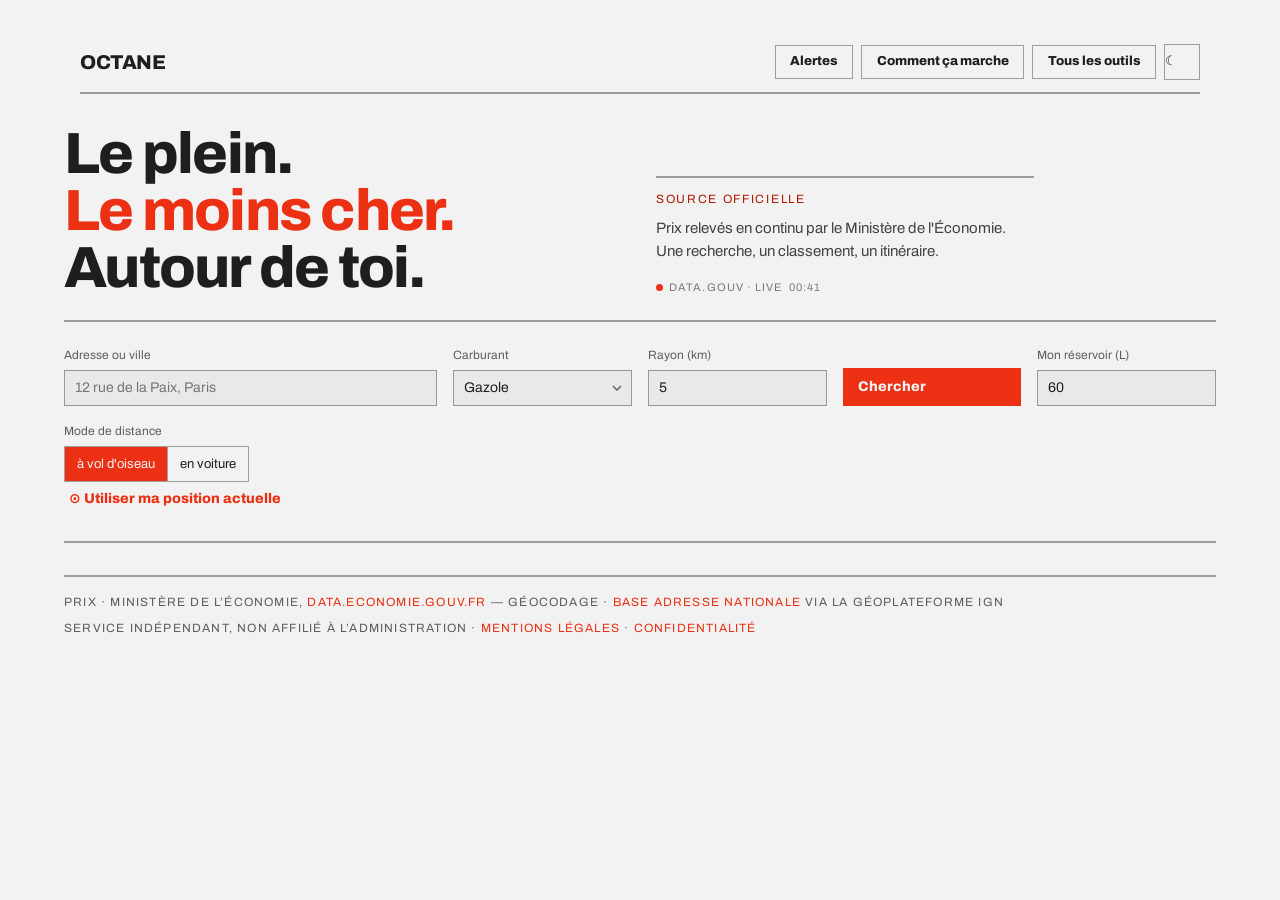
<file: index.html>
<!DOCTYPE html>
<html lang="fr">
<head>
  <meta charset="UTF-8" />
  <meta name="viewport" content="width=device-width, initial-scale=1.0" />
  <title>OCTANE — Trouve ton carburant le moins cher</title>
  <meta name="description" content="Comparateur en temps réel des prix du carburant en France. Trouve la station la moins chère autour de toi grâce aux données officielles du Ministère de l'Économie." />
  <meta name="theme-color" content="#171615" media="(prefers-color-scheme: dark)" />
  <meta name="theme-color" content="#f3f2f2" media="(prefers-color-scheme: light)" />
  <meta name="author" content="Octane" />
  <meta name="keywords" content="prix carburant, essence, gazole, SP95, SP98, E85, comparateur, station service, France, data.gouv" />

  <link rel="icon" type="image/svg+xml" href="favicon.svg" />
  <link rel="apple-touch-icon" href="apple-touch-icon.png" />
  <link rel="manifest" href="manifest.webmanifest" />
  <!-- URL absolues obligatoires pour canonical et og:* (un aperçu de partage en
       chemin relatif est ignoré). Elles pointent vers l'hébergement actuel et
       basculeront sur le domaine définitif avec la mise en ligne Cloudflare. -->
  <link rel="canonical" href="https://leo-grnd.github.io/Octane/" />
  <!-- Applique le thème enregistré avant le premier rendu (évite le flash) :
       app.js, chargé en defer, n'intervient qu'après le premier affichage. -->
  <script>(function(){try{var t=localStorage.getItem('octane-theme')||(matchMedia('(prefers-color-scheme: dark)').matches?'dark':'light');if(t==='dark')document.documentElement.setAttribute('data-theme','dark');}catch(e){}})();</script>

  <!-- Open Graph -->
  <meta property="og:type" content="website" />
  <meta property="og:url" content="https://leo-grnd.github.io/Octane/" />
  <meta property="og:title" content="OCTANE — Trouve ton carburant le moins cher" />
  <meta property="og:description" content="Comparateur en temps réel des prix du carburant en France. Données officielles du Ministère de l'Économie." />
  <meta property="og:image" content="https://leo-grnd.github.io/Octane/og-image.png" />
  <meta property="og:image:type" content="image/png" />
  <meta property="og:image:width" content="1200" />
  <meta property="og:image:height" content="630" />
  <meta property="og:image:alt" content="Octane — Le plein. Le moins cher. Autour de toi. Prix officiels des carburants en France." />
  <meta property="og:locale" content="fr_FR" />
  <meta property="og:site_name" content="Octane" />

  <!-- Twitter -->
  <meta name="twitter:card" content="summary_large_image" />
  <meta name="twitter:title" content="OCTANE — Le plein, le moins cher" />
  <meta name="twitter:description" content="Comparateur en temps réel des prix du carburant en France." />
  <meta name="twitter:image" content="https://leo-grnd.github.io/Octane/og-image.png" />
  <meta name="twitter:image:alt" content="Octane — Le plein. Le moins cher. Autour de toi. Prix officiels des carburants en France." />

  <link rel="preconnect" href="https://data.economie.gouv.fr" />
  <link rel="preconnect" href="https://data.geopf.fr" />
  <link rel="preconnect" href="https://valhalla1.openstreetmap.de" />
  <link rel="preconnect" href="https://router.project-osrm.org" />
  <!-- Police et Leaflet servis par le site (fonts/, vendor/) : ni Google ni
       unpkg. Le sous-ensemble latin est préchargé, il sert sur toutes les pages. -->
  <link rel="preload" href="fonts/archivo-latin.woff2" as="font" type="font/woff2" crossorigin />
  <link rel="stylesheet" href="fonts/archivo.css" />
  <link rel="stylesheet" href="vendor/leaflet/leaflet.css" integrity="sha256-p4NxAoJBhIIN+hmNHrzRCf9tD/miZyoHS5obTRR9BMY=" />
  <link rel="stylesheet" href="vendor/leaflet.markercluster/MarkerCluster.css" />
  <link rel="stylesheet" href="vendor/leaflet.markercluster/MarkerCluster.Default.css" />
  <link rel="stylesheet" href="design-system.css" />
  <link rel="stylesheet" href="style.css" />
</head>
<body>
  <div id="offlineBanner" class="offline-banner hidden" role="status" aria-live="polite">
    <span aria-hidden="true">⚠</span> Hors ligne — résultats potentiellement périmés
  </div>
  <div class="container">
    <nav class="nav">
      <span class="nav-brand">OCTANE</span>
      <div class="nav-links">
        <a class="btn btn-secondary" href="alertes.html">Alertes</a>
        <a class="btn btn-secondary" href="comment-ca-marche.html">Comment ça marche</a>
        <a class="btn btn-secondary" href="https://leo-grnd.github.io/hub/">Tous les outils</a>
        <button id="themeToggle" class="btn btn-secondary btn-icon" aria-label="Changer de thème" title="Changer de thème">
          <span id="themeIcon" aria-hidden="true">☾</span>
        </button>
      </div>
    </nav>

    <section class="hero">
      <h1>Le plein.<br /><em>Le moins cher.</em><br />Autour de toi.</h1>
      <div class="hero-aside">
        <div class="kicker">Source officielle</div>
        <p>Prix relevés en continu par le Ministère de l'Économie. Une recherche, un classement, un itinéraire.</p>
        <div class="live">
          <span class="pulse" aria-hidden="true"></span>Data.gouv · Live
          <span id="timestamp" aria-hidden="true"></span>
        </div>
      </div>
    </section>

    <section class="search-panel">
      <div class="form-grid">
        <div class="field field-address">
          <label for="address">Adresse ou ville</label>
          <input id="address" class="input" type="text" placeholder="12 rue de la Paix, Paris" autocomplete="off" role="combobox" aria-autocomplete="list" aria-controls="suggestions" aria-expanded="false" />
          <ul id="suggestions" class="suggestions hidden" role="listbox" aria-label="Suggestions d'adresses"></ul>
        </div>
        <div class="field">
          <label for="fuel">Carburant</label>
          <select id="fuel" class="input">
            <option value="e10_prix">SP95-E10</option>
            <option value="sp95_prix">SP95</option>
            <option value="sp98_prix">SP98</option>
            <option value="gazole_prix" selected>Gazole</option>
            <option value="e85_prix">E85</option>
            <option value="gplc_prix">GPLc</option>
          </select>
        </div>
        <div class="field">
          <label for="radius">Rayon (km)</label>
          <input id="radius" class="input" type="number" min="1" max="50" value="5" />
        </div>
        <button id="searchBtn" class="btn btn-primary" aria-label="Lancer la recherche">Chercher</button>
        <div class="field field-tank">
          <label for="tank">Mon réservoir (L)</label>
          <input id="tank" class="input" type="number" min="1" max="200" value="60" inputmode="numeric" />
        </div>
        <div class="field field-distance-mode">
          <label id="distanceModeLabel">Mode de distance</label>
          <!-- Contrôle segmenté du design system : la case doit être imbriquée
               dans le label, `.seg-opt:has(input:checked)` s'appuyant dessus. -->
          <div class="seg" role="radiogroup" aria-labelledby="distanceModeLabel">
            <label class="seg-opt" title="Distance en ligne droite entre deux points">
              <input type="radio" id="modeCrow" name="distanceMode" value="crow" checked />à vol d'oiseau
            </label>
            <label class="seg-opt" title="Distance par la route (routage Valhalla / OSRM)">
              <input type="radio" id="modeDrive" name="distanceMode" value="drive" />en voiture
            </label>
          </div>
        </div>
      </div>
      <button id="geolocBtn" class="btn btn-ghost" aria-label="Utiliser ma position géographique actuelle">⊙ Utiliser ma position actuelle</button>
    </section>

    <div id="status" class="status hidden" role="status" aria-live="polite"></div>

    <section id="results" class="hidden" aria-label="Résultats de la recherche">
      <div class="results-header">
        <h2 id="resultsTitle" class="results-meta">Résultats</h2>
        <div class="results-actions">
          <div id="resultsCount" class="results-count" aria-live="polite"></div>
          <div class="view-toggle" role="tablist" aria-label="Mode d'affichage">
            <button id="viewList" class="view-btn active" role="tab" aria-selected="true" aria-controls="stationList">☰ Liste</button>
            <button id="viewMap" class="view-btn" role="tab" aria-selected="false" aria-controls="stationMap">⌖ Carte</button>
            <button id="viewHistory" class="view-btn" role="tab" aria-selected="false" aria-controls="historyList">☷ Historique</button>
          </div>
        </div>
      </div>
      <div id="osmHint" class="osm-hint hidden" aria-live="polite">
        <span class="loader-sm" aria-hidden="true"></span>Identification des enseignes en cours…
      </div>
      <div id="stationList" class="station-list" aria-live="polite" aria-busy="false"></div>
      <div id="stationMap" class="station-map hidden" role="tabpanel" aria-label="Carte des stations"></div>
      <div id="historyList" class="history-list hidden" role="tabpanel" aria-label="Historique des prix"></div>
    </section>

    <aside id="stationSheet" class="station-sheet hidden" role="dialog" aria-modal="true" aria-labelledby="sheetTitle" aria-hidden="true">
      <div class="sheet-backdrop" data-close="1"></div>
      <div class="sheet-panel" tabindex="-1">
        <button type="button" class="sheet-close" data-close="1" aria-label="Fermer">×</button>
        <div class="sheet-content"><!-- rempli dynamiquement par openStationSheet --></div>
      </div>
    </aside>

    <footer>
      <div>Prix · Ministère de l’Économie, <a href="https://data.economie.gouv.fr" target="_blank" rel="noopener">data.economie.gouv.fr</a> — Géocodage · <a href="https://adresse.data.gouv.fr" target="_blank" rel="noopener">Base Adresse Nationale</a> via la Géoplateforme IGN</div>
      <div class="footer-legal">Service indépendant, non affilié à l’administration · <a href="mentions-legales.html">Mentions légales</a> · <a href="mentions-legales.html#confidentialite">Confidentialité</a></div>
    </footer>
  </div>

  <script src="vendor/leaflet/leaflet.js" integrity="sha256-20nQCchB9co0qIjJZRGuk2/Z9VM+kNiyxNV1lvTlZBo=" defer></script>
  <script src="vendor/leaflet.markercluster/leaflet.markercluster.js" defer></script>
  <script src="app.js" defer></script>
</body>
</html>
</file>
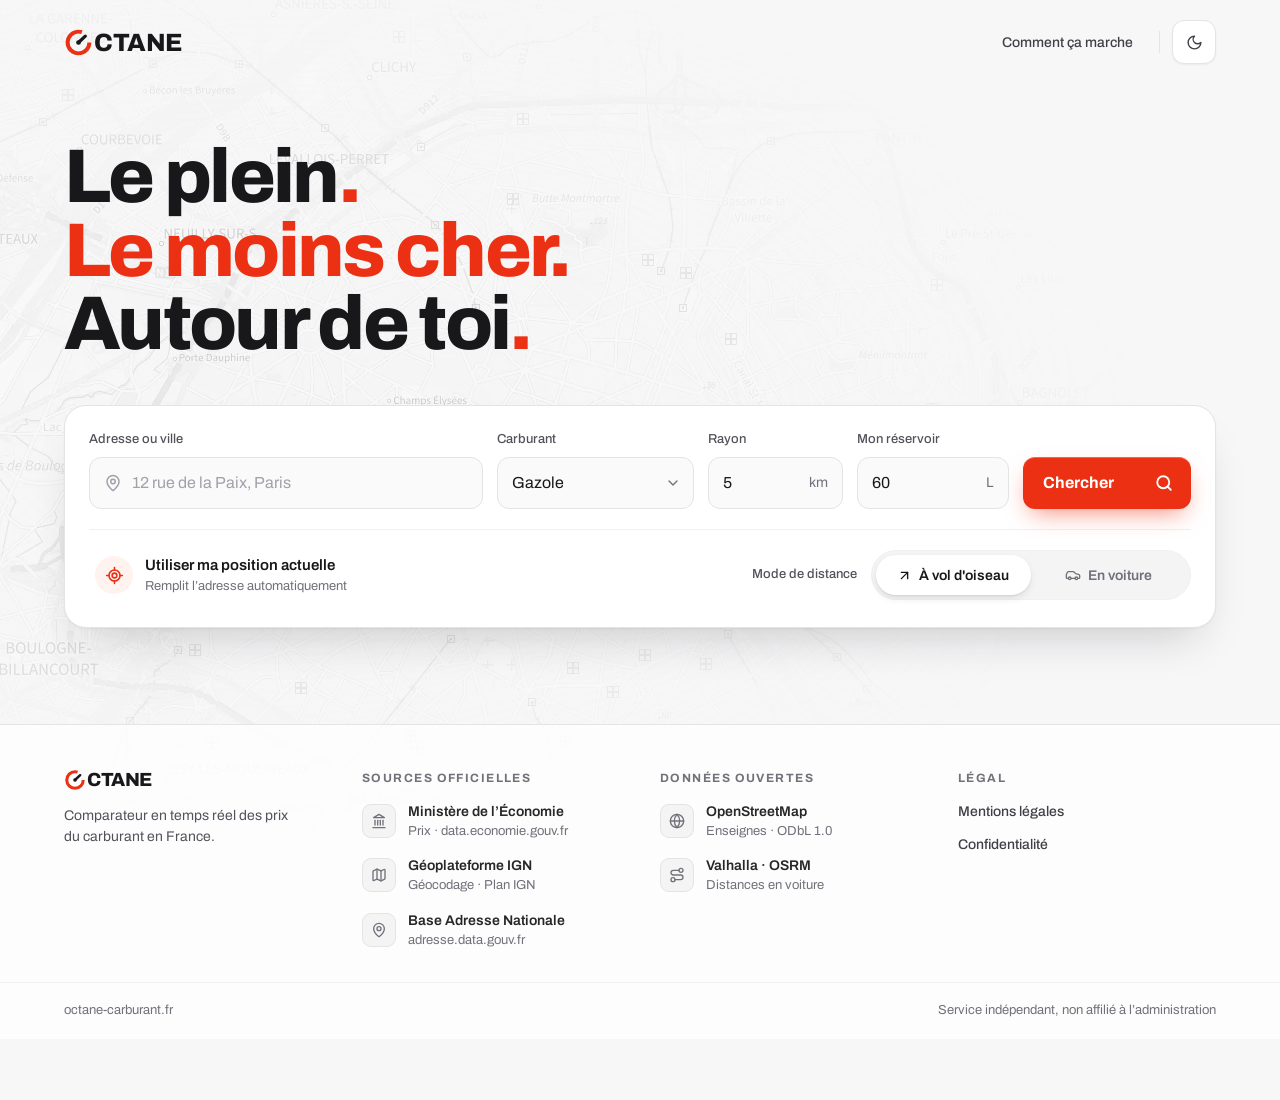
<file: public/index.html>
<!DOCTYPE html>
<html lang="fr">
<head>
  <meta charset="UTF-8" />
  <meta name="viewport" content="width=device-width, initial-scale=1.0" />
  <title>OCTANE — Trouve ton carburant le moins cher</title>
  <meta name="description" content="Comparateur en temps réel des prix du carburant en France. Trouve la station la moins chère autour de toi grâce aux données officielles du Ministère de l'Économie." />
  <meta name="theme-color" content="#0f0f11" media="(prefers-color-scheme: dark)" />
  <meta name="theme-color" content="#f7f7f8" media="(prefers-color-scheme: light)" />
  <meta name="author" content="Octane" />
  <meta name="keywords" content="prix carburant, essence, gazole, SP95, SP98, E85, comparateur, station service, France, data.gouv" />

  <link rel="icon" type="image/svg+xml" href="favicon.svg" />
  <link rel="apple-touch-icon" href="apple-touch-icon.png" />
  <link rel="manifest" href="manifest.webmanifest" />
  <!-- URL absolues obligatoires pour canonical et og:* (un aperçu de partage en
       chemin relatif est ignoré). Elles pointent vers l'hébergement actuel et
       basculeront sur le domaine définitif avec la mise en ligne Cloudflare. -->
  <link rel="canonical" href="https://octane-carburant.fr/" />
  <!-- Applique le thème enregistré avant le premier rendu (évite le flash) :
       app.js, chargé en defer, n'intervient qu'après le premier affichage. -->
  <script src="theme-init.js"></script>

  <!-- Open Graph -->
  <meta property="og:type" content="website" />
  <meta property="og:url" content="https://octane-carburant.fr/" />
  <meta property="og:title" content="OCTANE — Trouve ton carburant le moins cher" />
  <meta property="og:description" content="Comparateur en temps réel des prix du carburant en France. Données officielles du Ministère de l'Économie." />
  <meta property="og:image" content="https://octane-carburant.fr/og-image.png" />
  <meta property="og:image:type" content="image/png" />
  <meta property="og:image:width" content="1200" />
  <meta property="og:image:height" content="630" />
  <meta property="og:image:alt" content="Octane — Le plein. Le moins cher. Autour de toi. Prix officiels des carburants en France." />
  <meta property="og:locale" content="fr_FR" />
  <meta property="og:site_name" content="Octane" />

  <!-- Twitter -->
  <meta name="twitter:card" content="summary_large_image" />
  <meta name="twitter:title" content="OCTANE — Le plein, le moins cher" />
  <meta name="twitter:description" content="Comparateur en temps réel des prix du carburant en France." />
  <meta name="twitter:image" content="https://octane-carburant.fr/og-image.png" />
  <meta name="twitter:image:alt" content="Octane — Le plein. Le moins cher. Autour de toi. Prix officiels des carburants en France." />

  <link rel="preconnect" href="https://data.economie.gouv.fr" />
  <link rel="preconnect" href="https://data.geopf.fr" />
  <link rel="preconnect" href="https://valhalla1.openstreetmap.de" />
  <link rel="preconnect" href="https://router.project-osrm.org" />
  <!-- Police et Leaflet servis par le site (fonts/, vendor/) : ni Google ni
       unpkg. Le sous-ensemble latin est préchargé, il sert sur toutes les pages. -->
  <link rel="preload" href="fonts/archivo-latin.woff2" as="font" type="font/woff2" crossorigin />
  <link rel="stylesheet" href="fonts/archivo.css" />
  <link rel="stylesheet" href="vendor/leaflet/leaflet.css" integrity="sha256-p4NxAoJBhIIN+hmNHrzRCf9tD/miZyoHS5obTRR9BMY=" />
  <link rel="stylesheet" href="vendor/leaflet.markercluster/MarkerCluster.css" />
  <link rel="stylesheet" href="vendor/leaflet.markercluster/MarkerCluster.Default.css" />
  <link rel="stylesheet" href="design-system.css" />
  <link rel="stylesheet" href="style.css" />
</head>
<body>
  <div id="offlineBanner" class="offline-banner hidden" role="status" aria-live="polite">
    <span aria-hidden="true">⚠</span> Hors ligne — résultats potentiellement périmés
  </div>
  <div class="backdrop" aria-hidden="true"></div>
  <div class="page">
    <header>
      <nav class="site-nav" aria-label="Navigation principale">
        <a class="brand" href="./" aria-label="Octane — accueil" aria-current="page">
          <svg class="brand-mark" viewBox="0 0 32 32" aria-hidden="true"><circle class="arc" cx="16" cy="16" r="12"/><path class="needle" d="M16 16 23.5 9"/><circle class="hub" cx="16" cy="16" r="2.6"/></svg>
          <span class="brand-word" aria-hidden="true">CTANE</span>
        </a>
        <div class="nav-links">
          <a class="nav-link" href="comment-ca-marche"><svg class="nav-icon" viewBox="0 0 24 24" aria-hidden="true"><circle cx="12" cy="12" r="10"/><path d="M9.09 9a3 3 0 0 1 5.83 1c0 2-3 3-3 3"/><path d="M12 17h.01"/></svg><span class="nav-label">Comment ça marche</span></a>
        </div>
        <span class="nav-sep" aria-hidden="true"></span>
        <button id="themeToggle" class="icon-btn theme-toggle" type="button" aria-label="Changer de thème" title="Changer de thème">
          <svg class="icon-moon" viewBox="0 0 24 24" aria-hidden="true"><path d="M12 3a6 6 0 0 0 9 9 9 9 0 1 1-9-9Z"/></svg>
          <svg class="icon-sun" viewBox="0 0 24 24" aria-hidden="true"><circle cx="12" cy="12" r="4"/><path d="M12 2v2"/><path d="M12 20v2"/><path d="m4.93 4.93 1.41 1.41"/><path d="m17.66 17.66 1.41 1.41"/><path d="M2 12h2"/><path d="M20 12h2"/><path d="m6.34 17.66-1.41 1.41"/><path d="m19.07 4.93-1.41 1.41"/></svg>
        </button>
      </nav>
    </header>

    <main>
    <!-- Pas de carte à droite du titre sur l'accueil : la colonne reste vide. -->
    <section class="hero">
      <h1>Le plein<span class="dot">.</span><br /><em>Le moins cher.</em><br />Autour de toi<span class="dot">.</span></h1>
    </section>

    <section class="search-panel" aria-label="Recherche">
      <div class="search-grid">
        <div class="field field-address">
          <label for="address">Adresse ou ville</label>
          <div class="field-box">
            <svg class="field-icon" viewBox="0 0 24 24" aria-hidden="true"><path d="M20 10c0 4.993-5.539 10.193-7.399 11.799a1 1 0 0 1-1.202 0C9.539 20.193 4 14.993 4 10a8 8 0 0 1 16 0"/><circle cx="12" cy="10" r="3"/></svg>
            <input id="address" type="text" placeholder="12 rue de la Paix, Paris" autocomplete="off" role="combobox" aria-autocomplete="list" aria-controls="suggestions" aria-expanded="false" />
          </div>
          <ul id="suggestions" class="suggestions hidden" role="listbox" aria-label="Suggestions d'adresses"></ul>
        </div>
        <div class="field field-fuel">
          <label for="fuel">Carburant</label>
          <div class="field-box">
            <select id="fuel">
              <option value="e10_prix">SP95-E10</option>
              <option value="sp95_prix">SP95</option>
              <option value="sp98_prix">SP98</option>
              <option value="gazole_prix" selected>Gazole</option>
              <option value="e85_prix">E85</option>
              <option value="gplc_prix">GPLc</option>
            </select>
            <svg class="field-chevron" viewBox="0 0 24 24" aria-hidden="true"><path d="m6 9 6 6 6-6"/></svg>
          </div>
        </div>
        <div class="field field-radius">
          <label for="radius">Rayon<span class="sr-only"> en kilomètres</span></label>
          <div class="field-box">
            <input id="radius" type="number" min="1" max="50" value="5" inputmode="numeric" />
            <span class="field-unit" aria-hidden="true">km</span>
          </div>
        </div>
        <div class="field field-tank">
          <label for="tank">Mon réservoir<span class="sr-only"> en litres</span></label>
          <div class="field-box">
            <input id="tank" type="number" min="1" max="200" value="60" inputmode="numeric" />
            <span class="field-unit" aria-hidden="true">L</span>
          </div>
        </div>
        <div class="search-opts">
          <button id="geolocBtn" class="geo-btn" type="button">
            <span class="geo-icon"><svg viewBox="0 0 24 24" aria-hidden="true"><path d="M2 12h3"/><path d="M19 12h3"/><path d="M12 2v3"/><path d="M12 19v3"/><circle cx="12" cy="12" r="7"/><circle cx="12" cy="12" r="3"/></svg></span>
            <span class="geo-text">
              <span class="geo-label">Utiliser ma position actuelle</span>
              <span class="geo-sub">Remplit l’adresse automatiquement</span>
            </span>
          </button>
          <div class="distance-mode">
            <span id="distanceModeLabel" class="distance-mode-label">Mode de distance</span>
            <!-- Sélecteur à deux options du design system : la case doit être
                 imbriquée dans le label, le curseur s'appuyant sur `:has`. -->
            <div class="seg" role="radiogroup" aria-labelledby="distanceModeLabel">
              <label class="seg-opt" title="Distance en ligne droite entre deux points">
                <input type="radio" id="modeCrow" name="distanceMode" value="crow" checked />
                <svg viewBox="0 0 24 24" aria-hidden="true"><path d="M7 7h10v10"/><path d="M7 17 17 7"/></svg>À vol d'oiseau
              </label>
              <label class="seg-opt" title="Distance par la route (routage Valhalla / OSRM)">
                <input type="radio" id="modeDrive" name="distanceMode" value="drive" />
                <svg class="icon-car" viewBox="0 0 24 24" aria-hidden="true"><path d="M19 17h2c.6 0 1-.4 1-1v-3c0-.9-.7-1.7-1.5-1.9C18.7 10.6 16 10 16 10s-1.3-1.4-2.2-2.3c-.5-.4-1.1-.7-1.8-.7H5c-.6 0-1.1.4-1.4.9l-1.4 2.9A3.7 3.7 0 0 0 2 12v4c0 .6.4 1 1 1h2"/><circle cx="7" cy="17" r="2"/><path d="M9 17h6"/><circle cx="17" cy="17" r="2"/></svg>En voiture
              </label>
            </div>
          </div>
        </div>
        <button id="searchBtn" class="search-cta" type="button" aria-label="Lancer la recherche">
          <span class="cta-idle">Chercher</span><span class="cta-busy" aria-hidden="true">Recherche…</span>
          <svg class="cta-icon" viewBox="0 0 24 24" aria-hidden="true"><circle cx="11" cy="11" r="8"/><path d="m21 21-4.3-4.3"/></svg>
          <span class="cta-spinner" aria-hidden="true"></span>
        </button>
      </div>
    </section>

    <div id="status" class="status hidden" role="status" aria-live="polite"></div>

    <section id="results" class="results hidden" aria-label="Résultats de la recherche">
      <div class="results-header">
        <div class="results-heading">
          <h2 id="resultsTitle" class="results-meta">Résultats</h2>
          <div id="resultsCount" class="results-count" aria-live="polite"></div>
        </div>
        <div class="view-toggle" role="tablist" aria-label="Mode d'affichage">
          <button id="viewList" class="view-btn active" type="button" role="tab" aria-selected="true" aria-controls="stationList"><svg viewBox="0 0 24 24" aria-hidden="true"><path d="M3 12h.01"/><path d="M3 18h.01"/><path d="M3 6h.01"/><path d="M8 12h13"/><path d="M8 18h13"/><path d="M8 6h13"/></svg>Liste</button>
          <button id="viewMap" class="view-btn" type="button" role="tab" aria-selected="false" aria-controls="stationMap"><svg viewBox="0 0 24 24" aria-hidden="true"><path d="M14.106 5.553a2 2 0 0 0 1.788 0l3.659-1.83A1 1 0 0 1 21 4.619v12.764a1 1 0 0 1-.553.894l-4.553 2.277a2 2 0 0 1-1.788 0l-4.212-2.106a2 2 0 0 0-1.788 0l-3.659 1.83A1 1 0 0 1 3 19.381V6.618a1 1 0 0 1 .553-.894l4.553-2.277a2 2 0 0 1 1.788 0z"/><path d="M15 5.764v15"/><path d="M9 3.236v15"/></svg>Carte</button>
          <button id="viewHistory" class="view-btn" type="button" role="tab" aria-selected="false" aria-controls="historyList"><svg viewBox="0 0 24 24" aria-hidden="true"><path d="M3 3v16a2 2 0 0 0 2 2h16"/><path d="m19 9-5 5-4-4-3 3"/></svg>Historique</button>
        </div>
      </div>
      <div id="osmHint" class="osm-hint hidden" aria-live="polite">
        <span class="loader-sm" aria-hidden="true"></span>Identification des enseignes en cours…
      </div>
      <!-- Bloc « Le moins cher » au-dessus et écart en dessous : visibles quel
           que soit l'onglet, qui ne remplace que le panneau du milieu (liste,
           carte, historique). -->
      <div id="resultsTop" class="results-top" aria-live="polite"></div>
      <div id="stationList" class="station-list" aria-live="polite" aria-busy="false"></div>
      <div id="stationMap" class="station-map hidden" role="tabpanel" aria-label="Carte des stations"></div>
      <div id="historyList" class="history-list hidden" role="tabpanel" aria-label="Historique des prix"></div>
      <div id="resultsBottom" class="results-bottom"></div>
    </section>

    <aside id="stationSheet" class="station-sheet hidden" role="dialog" aria-modal="true" aria-labelledby="sheetTitle" aria-hidden="true">
      <div class="sheet-backdrop" data-close="1"></div>
      <div class="sheet-panel" tabindex="-1">
        <button type="button" class="icon-btn icon-btn-sm sheet-close" data-close="1" aria-label="Fermer"><svg viewBox="0 0 24 24" aria-hidden="true"><path d="M18 6 6 18"/><path d="m6 6 12 12"/></svg></button>
        <div class="sheet-content"><!-- rempli dynamiquement par openStationSheet --></div>
      </div>
    </aside>

    </main>
  </div>

  <footer class="site-footer">
    <div class="footer-grid">
      <div class="footer-col">
        <a class="brand" href="./" aria-label="Octane — accueil">
          <svg class="brand-mark" viewBox="0 0 32 32" aria-hidden="true"><circle class="arc" cx="16" cy="16" r="12"/><path class="needle" d="M16 16 23.5 9"/><circle class="hub" cx="16" cy="16" r="2.6"/></svg>
          <span class="brand-word" aria-hidden="true">CTANE</span>
        </a>
        <p>Comparateur en temps réel des prix du carburant en France.</p>
      </div>
      <div class="footer-col">
        <h2 class="footer-title">Sources officielles</h2>
        <div class="source">
          <span class="source-icon"><svg viewBox="0 0 24 24" aria-hidden="true"><path d="M3 22h18"/><path d="M6 18v-7"/><path d="M10 18v-7"/><path d="M14 18v-7"/><path d="M18 18v-7"/><path d="M12 2 20 7H4z"/></svg></span>
          <span class="source-text"><span class="source-name">Ministère de l’Économie</span><a class="source-sub" href="https://data.economie.gouv.fr" target="_blank" rel="noopener">Prix · data.economie.gouv.fr</a></span>
        </div>
        <div class="source">
          <span class="source-icon"><svg viewBox="0 0 24 24" aria-hidden="true"><path d="M14.106 5.553a2 2 0 0 0 1.788 0l3.659-1.83A1 1 0 0 1 21 4.619v12.764a1 1 0 0 1-.553.894l-4.553 2.277a2 2 0 0 1-1.788 0l-4.212-2.106a2 2 0 0 0-1.788 0l-3.659 1.83A1 1 0 0 1 3 19.381V6.618a1 1 0 0 1 .553-.894l4.553-2.277a2 2 0 0 1 1.788 0z"/><path d="M15 5.764v15"/><path d="M9 3.236v15"/></svg></span>
          <span class="source-text"><span class="source-name">Géoplateforme IGN</span><span class="source-sub">Géocodage · Plan IGN</span></span>
        </div>
        <div class="source">
          <span class="source-icon"><svg viewBox="0 0 24 24" aria-hidden="true"><path d="M20 10c0 4.993-5.539 10.193-7.399 11.799a1 1 0 0 1-1.202 0C9.539 20.193 4 14.993 4 10a8 8 0 0 1 16 0"/><circle cx="12" cy="10" r="3"/></svg></span>
          <span class="source-text"><span class="source-name">Base Adresse Nationale</span><a class="source-sub" href="https://adresse.data.gouv.fr" target="_blank" rel="noopener">adresse.data.gouv.fr</a></span>
        </div>
      </div>
      <div class="footer-col">
        <h2 class="footer-title">Données ouvertes</h2>
        <div class="source">
          <span class="source-icon"><svg viewBox="0 0 24 24" aria-hidden="true"><circle cx="12" cy="12" r="10"/><path d="M12 2a14.5 14.5 0 0 0 0 20 14.5 14.5 0 0 0 0-20"/><path d="M2 12h20"/></svg></span>
          <span class="source-text"><span class="source-name">OpenStreetMap</span><a class="source-sub" href="https://www.openstreetmap.org/copyright" target="_blank" rel="noopener">Enseignes · ODbL 1.0</a></span>
        </div>
        <div class="source">
          <span class="source-icon"><svg viewBox="0 0 24 24" aria-hidden="true"><circle cx="6" cy="19" r="3"/><path d="M9 19h8.5a3.5 3.5 0 0 0 0-7h-11a3.5 3.5 0 0 1 0-7H15"/><circle cx="18" cy="5" r="3"/></svg></span>
          <span class="source-text"><span class="source-name">Valhalla · OSRM</span><span class="source-sub">Distances en voiture</span></span>
        </div>
      </div>
      <div class="footer-col footer-legal">
        <h2 class="footer-title">Légal</h2>
        <a class="footer-link" href="mentions-legales">Mentions légales</a>
        <a class="footer-link" href="mentions-legales#confidentialite">Confidentialité</a>
      </div>
    </div>
    <div class="footer-bar">
      <div><span>octane-carburant.fr</span><span>Service indépendant, non affilié à l’administration</span></div>
    </div>
  </footer>

  <script src="site.js" defer></script>
  <script src="vendor/leaflet/leaflet.js" integrity="sha256-20nQCchB9co0qIjJZRGuk2/Z9VM+kNiyxNV1lvTlZBo=" defer></script>
  <script src="vendor/leaflet.markercluster/leaflet.markercluster.js" defer></script>
  <script src="app.js" defer></script>
</body>
</html>
</file>
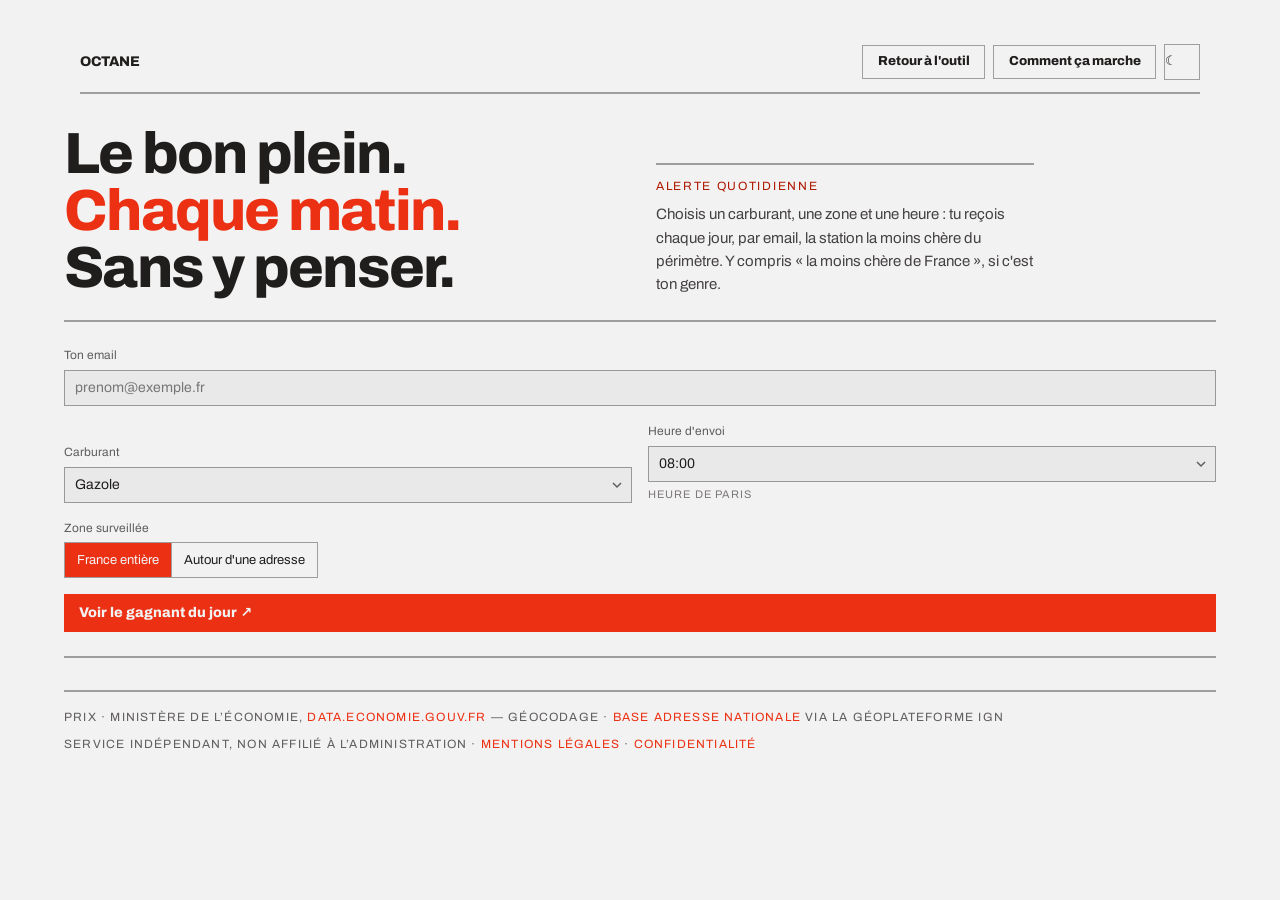
<file: alertes.html>
<!DOCTYPE html>
<html lang="fr">
<head>
  <meta charset="UTF-8" />
  <meta name="viewport" content="width=device-width, initial-scale=1.0" />
  <title>Alerte quotidienne — OCTANE</title>
  <meta name="description" content="Reçois chaque matin par email la station-service la moins chère de ta zone, pour le carburant de ton choix. Données officielles du Ministère de l'Économie." />
  <meta name="theme-color" content="#171615" media="(prefers-color-scheme: dark)" />
  <meta name="theme-color" content="#f3f2f2" media="(prefers-color-scheme: light)" />
  <link rel="icon" type="image/svg+xml" href="favicon.svg" />
  <link rel="apple-touch-icon" href="apple-touch-icon.png" />
  <link rel="manifest" href="manifest.webmanifest" />
  <link rel="canonical" href="https://leo-grnd.github.io/Octane/alertes.html" />
  <meta property="og:type" content="website" />
  <meta property="og:url" content="https://leo-grnd.github.io/Octane/alertes.html" />
  <meta property="og:title" content="Alerte quotidienne — OCTANE" />
  <meta property="og:description" content="Chaque matin, la station la moins chère de ta zone pour ton carburant, par email. Données officielles du Ministère de l'Économie." />
  <meta property="og:image" content="https://leo-grnd.github.io/Octane/og-image.png" />
  <meta property="og:image:type" content="image/png" />
  <meta property="og:image:width" content="1200" />
  <meta property="og:image:height" content="630" />
  <meta property="og:image:alt" content="Octane — Le plein. Le moins cher. Autour de toi. Prix officiels des carburants en France." />
  <meta property="og:locale" content="fr_FR" />
  <meta property="og:site_name" content="Octane" />
  <meta name="twitter:card" content="summary_large_image" />
  <meta name="twitter:image" content="https://leo-grnd.github.io/Octane/og-image.png" />
  <!-- Applique le thème enregistré avant le premier rendu (évite le flash). -->
  <script>(function(){try{var t=localStorage.getItem('octane-theme')||(matchMedia('(prefers-color-scheme: dark)').matches?'dark':'light');if(t==='dark')document.documentElement.setAttribute('data-theme','dark');}catch(e){}})();</script>
  <link rel="preconnect" href="https://data.economie.gouv.fr" />
  <link rel="preconnect" href="https://data.geopf.fr" />
  <link rel="preload" href="fonts/archivo-latin.woff2" as="font" type="font/woff2" crossorigin />
  <link rel="stylesheet" href="fonts/archivo.css" />
  <link rel="stylesheet" href="design-system.css" />
  <link rel="stylesheet" href="style.css" />
  <link rel="stylesheet" href="alertes.css" />
</head>
<body>
  <div class="container">
    <nav class="nav">
      <a class="nav-brand" href="index.html">OCTANE</a>
      <div class="nav-links">
        <a class="btn btn-secondary" href="index.html">Retour à l'outil</a>
        <a class="btn btn-secondary" href="comment-ca-marche.html">Comment ça marche</a>
        <button id="themeToggle" class="btn btn-secondary btn-icon" aria-label="Changer de thème" title="Changer de thème">
          <span id="themeIcon" aria-hidden="true">☾</span>
        </button>
      </div>
    </nav>

    <section class="hero">
      <h1>Le bon plein.<br /><em>Chaque matin.</em><br />Sans y penser.</h1>
      <div class="hero-aside">
        <div class="kicker">Alerte quotidienne</div>
        <p>Choisis un carburant, une zone et une heure : tu reçois chaque jour, par email, la station
           la moins chère du périmètre. Y compris « la moins chère de France », si c'est ton genre.</p>
      </div>
    </section>

    <section class="search-panel">
      <form id="alertForm" class="alert-grid" novalidate>
        <div class="field alert-full">
          <label for="email">Ton email</label>
          <input id="email" class="input" type="email" placeholder="prenom@exemple.fr" autocomplete="email" required />
        </div>

        <div class="field">
          <label for="fuel">Carburant</label>
          <select id="fuel" class="input">
            <option value="e10_prix">SP95-E10</option>
            <option value="sp95_prix">SP95</option>
            <option value="sp98_prix">SP98</option>
            <option value="gazole_prix" selected>Gazole</option>
            <option value="e85_prix">E85</option>
            <option value="gplc_prix">GPLc</option>
          </select>
        </div>

        <div class="field">
          <label for="hour">Heure d'envoi</label>
          <select id="hour" class="input" aria-describedby="hourHint"></select>
          <div id="hourHint" class="field-hint">heure de Paris</div>
        </div>

        <div class="field alert-full">
          <label id="scopeLabel">Zone surveillée</label>
          <div class="seg" role="radiogroup" aria-labelledby="scopeLabel">
            <label class="seg-opt" title="La station la moins chère de tout le territoire">
              <input type="radio" id="scopeFrance" name="scope" value="france" checked />France entière
            </label>
            <label class="seg-opt" title="La station la moins chère dans un rayon autour d'un point">
              <input type="radio" id="scopeRadius" name="scope" value="radius" />Autour d'une adresse
            </label>
          </div>
        </div>

        <div class="field field-address alert-zone hidden" id="addressField">
          <label for="address">Adresse ou ville</label>
          <input id="address" class="input" type="text" placeholder="Avignon" autocomplete="off"
                 role="combobox" aria-autocomplete="list" aria-controls="suggestions" aria-expanded="false" />
          <ul id="suggestions" class="suggestions hidden" role="listbox" aria-label="Suggestions d'adresses"></ul>
        </div>

        <div class="field alert-zone hidden" id="radiusField">
          <label for="radius">Rayon (km)</label>
          <input id="radius" class="input" type="number" min="1" max="50" value="10" inputmode="numeric" />
        </div>

        <button type="submit" id="previewBtn" class="btn btn-primary alert-full">Voir le gagnant du jour ↗</button>
      </form>
    </section>

    <div id="status" class="status hidden" role="status" aria-live="polite"></div>

    <section id="preview" class="alert-preview hidden" aria-label="Aperçu de l'alerte">
      <div class="alert-preview-head">
        <h2>Ce que tu recevrais ce matin</h2>
        <div id="previewMeta" class="alert-preview-meta"></div>
      </div>
      <ol id="previewPodium" class="alert-podium"></ol>
      <p class="alert-fresh-note">
        Seules les stations ayant mis à jour leur prix depuis moins de 3 jours sont retenues — sans
        ce filtre, le podium national est trusté par des stations qui ont cessé de déclarer depuis
        des mois.
      </p>
    </section>

    <section id="output" class="alert-output hidden" aria-label="Configuration de l'alerte">
      <h2>Ta configuration</h2>
      <p class="alert-output-intro">
        L'inscription n'est pas encore automatique : Octane n'a pas de serveur, les alertes sont
        envoyées par une tâche planifiée qui lit une liste côté dépôt. Copie cette ligne et
        transmets-la au mainteneur pour être ajouté.
      </p>
      <pre id="configBlock" class="alert-config" tabindex="0"></pre>
      <div class="alert-output-actions">
        <button type="button" id="copyBtn" class="btn btn-primary">Copier la configuration</button>
        <a id="mailtoBtn" class="btn btn-secondary hidden" href="#">Envoyer par email ↗</a>
      </div>
    </section>

    <footer>
      <div>Prix · Ministère de l’Économie, <a href="https://data.economie.gouv.fr" target="_blank" rel="noopener">data.economie.gouv.fr</a> — Géocodage · <a href="https://adresse.data.gouv.fr" target="_blank" rel="noopener">Base Adresse Nationale</a> via la Géoplateforme IGN</div>
      <div class="footer-legal">Service indépendant, non affilié à l’administration · <a href="mentions-legales.html">Mentions légales</a> · <a href="mentions-legales.html#confidentialite">Confidentialité</a></div>
    </footer>
  </div>

  <script src="alertes.js" defer></script>
</body>
</html>
</file>
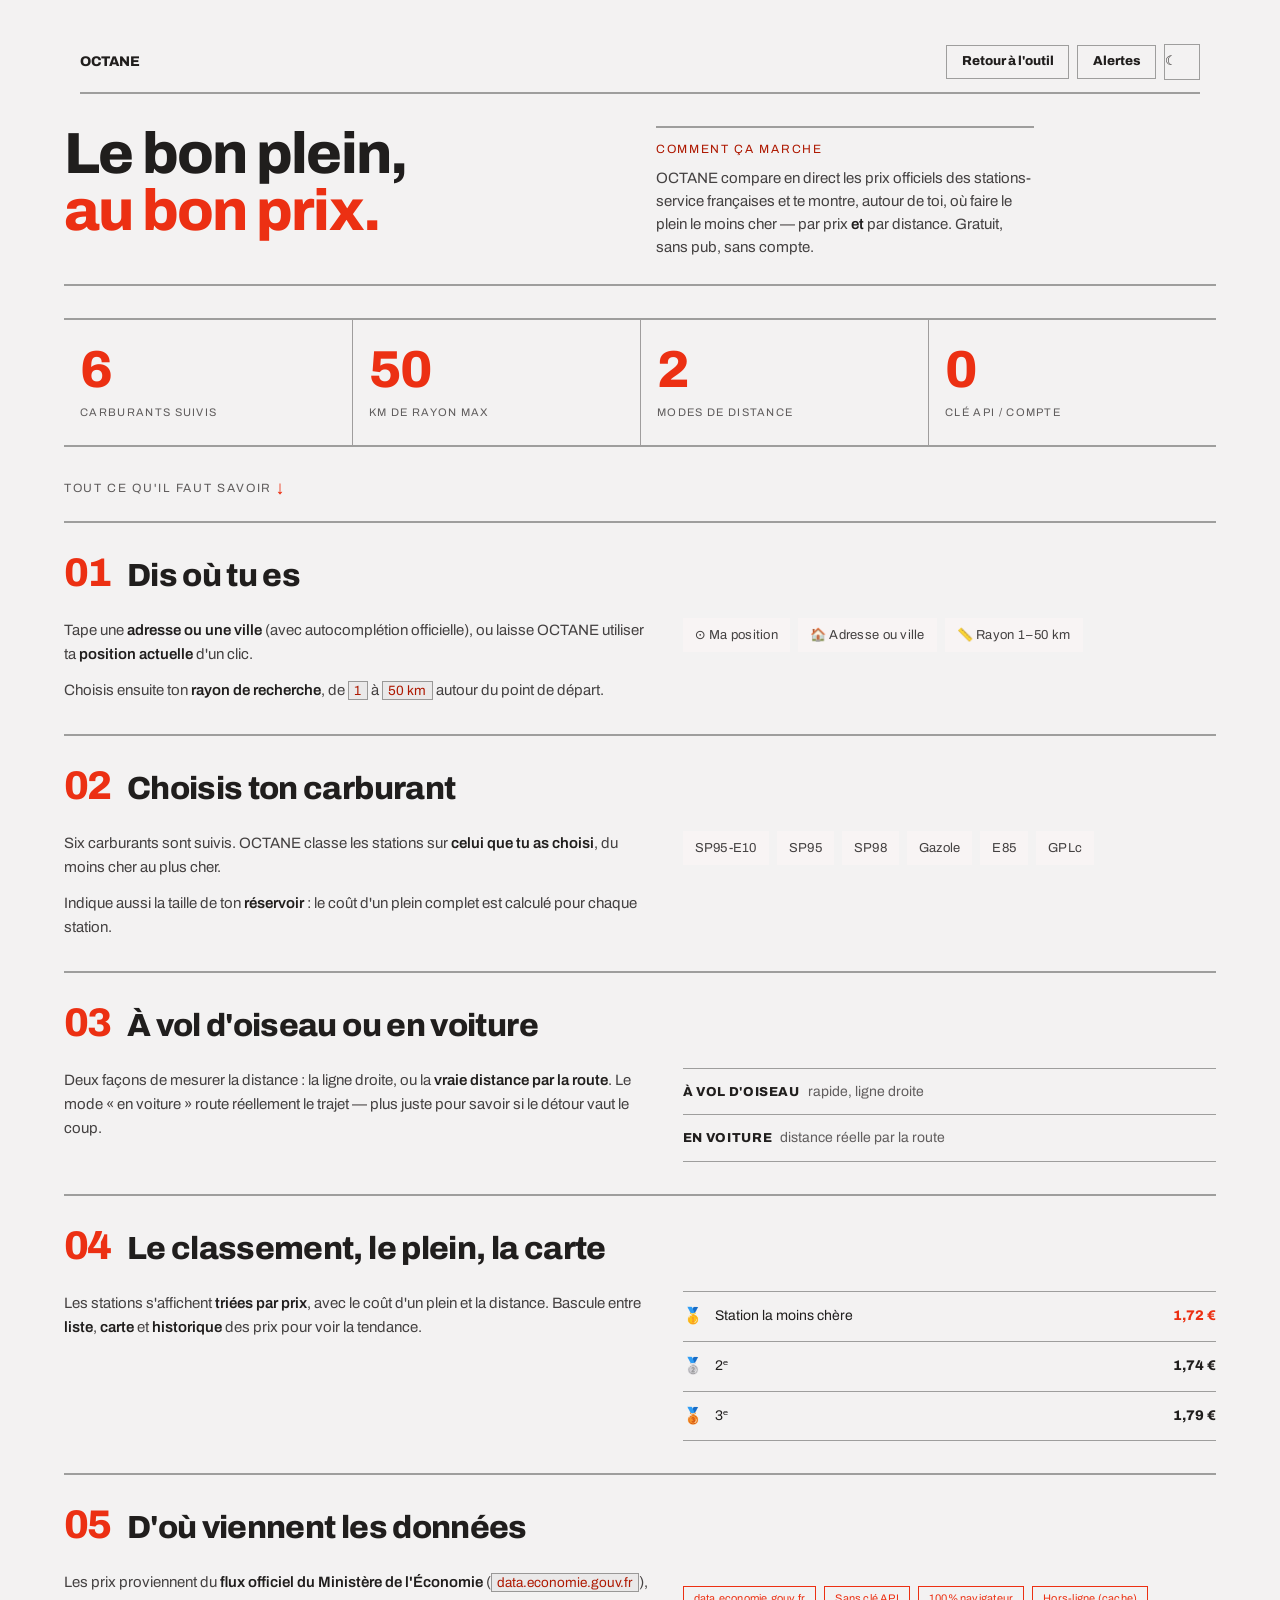
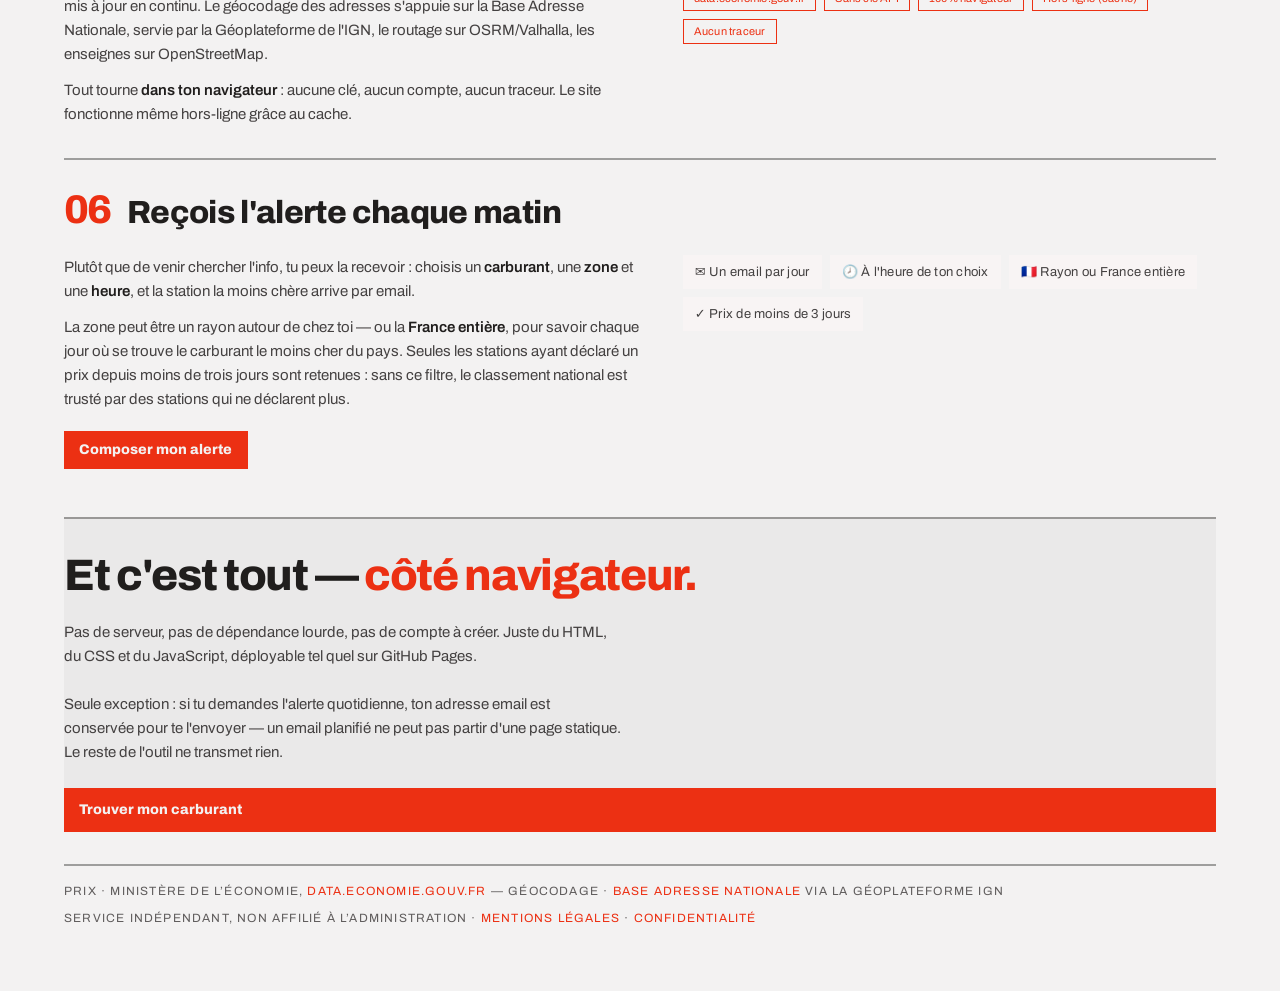
<file: comment-ca-marche.html>
<!DOCTYPE html>
<html lang="fr">
<head>
    <meta charset="UTF-8">
    <meta name="viewport" content="width=device-width, initial-scale=1.0">
    <title>Comment ça marche — OCTANE</title>
    <meta name="description" content="Comprendre OCTANE : comment trouver la station-service la moins chère autour de soi — carburants suivis, rayon, distance à vol d'oiseau ou par la route, et d'où viennent les données.">
    <meta name="theme-color" content="#171615" media="(prefers-color-scheme: dark)">
    <meta name="theme-color" content="#f3f2f2" media="(prefers-color-scheme: light)">
    <link rel="icon" href="favicon.svg" type="image/svg+xml">
    <link rel="apple-touch-icon" href="apple-touch-icon.png">
    <link rel="manifest" href="manifest.webmanifest">
    <link rel="canonical" href="https://leo-grnd.github.io/Octane/comment-ca-marche.html">
    <meta property="og:type" content="article">
    <meta property="og:url" content="https://leo-grnd.github.io/Octane/comment-ca-marche.html">
    <meta property="og:title" content="Comment ça marche — OCTANE">
    <meta property="og:description" content="Comment Octane trouve la station la moins chère autour de toi : carburants suivis, rayon, distance à vol d'oiseau ou par la route, et d'où viennent les données.">
    <meta property="og:image" content="https://leo-grnd.github.io/Octane/og-image.png">
    <meta property="og:image:type" content="image/png">
    <meta property="og:image:width" content="1200">
    <meta property="og:image:height" content="630">
    <meta property="og:image:alt" content="Octane — Le plein. Le moins cher. Autour de toi. Prix officiels des carburants en France.">
    <meta property="og:locale" content="fr_FR">
    <meta property="og:site_name" content="Octane">
    <meta name="twitter:card" content="summary_large_image">
    <meta name="twitter:image" content="https://leo-grnd.github.io/Octane/og-image.png">
    <!-- Applique le thème enregistré avant le premier rendu (évite le flash). -->
    <script>(function(){try{var t=localStorage.getItem('octane-theme')||(matchMedia('(prefers-color-scheme: dark)').matches?'dark':'light');if(t==='dark')document.documentElement.setAttribute('data-theme','dark');}catch(e){}})();</script>
    <link rel="preload" href="fonts/archivo-latin.woff2" as="font" type="font/woff2" crossorigin>
    <link rel="stylesheet" href="fonts/archivo.css">
    <link rel="stylesheet" href="design-system.css" />
  <link rel="stylesheet" href="style.css">
    <link rel="stylesheet" href="comment-ca-marche.css">
</head>
<body>
    <div class="container">
        <nav class="nav">
            <a class="nav-brand" href="index.html">OCTANE</a>
            <div class="nav-links">
                <a class="btn btn-secondary" href="index.html">Retour à l'outil</a>
                <a class="btn btn-secondary" href="alertes.html">Alertes</a>
                <button id="themeToggle" class="btn btn-secondary btn-icon" aria-label="Changer de thème" title="Changer de thème">
                    <span id="themeIcon" aria-hidden="true">☾</span>
                </button>
            </div>
        </nav>

        <section class="hero">
            <h1>Le bon plein,<br /><em>au bon prix.</em></h1>
            <div class="hero-aside">
                <div class="kicker">Comment ça marche</div>
                <p>OCTANE compare en direct les prix officiels des stations-service françaises et te montre, autour de
                   toi, où faire le plein le moins cher — par prix <strong>et</strong> par distance. Gratuit, sans pub,
                   sans compte.</p>
            </div>
        </section>

        <section class="stats" aria-label="Chiffres clés">
            <div class="stat"><div class="stat-num" data-count="6">0</div><div class="stat-lbl">carburants suivis</div></div>
            <div class="stat"><div class="stat-num" data-count="50">0</div><div class="stat-lbl">km de rayon max</div></div>
            <div class="stat"><div class="stat-num" data-count="2">0</div><div class="stat-lbl">modes de distance</div></div>
            <div class="stat"><div class="stat-num">0</div><div class="stat-lbl">clé API / compte</div></div>
        </section>

        <p class="flow-intro">Tout ce qu'il faut savoir <span class="arrow">↓</span></p>

        <ol class="pipeline">

            <li class="step reveal">
                <div class="step-head"><span class="step-num">01</span><h2>Dis où tu es</h2></div>
                <div class="step-body">
                    <div class="step-text">
                        <p>Tape une <strong>adresse ou une ville</strong> (avec autocomplétion officielle), ou laisse
                           OCTANE utiliser ta <strong>position actuelle</strong> d'un clic.</p>
                        <p>Choisis ensuite ton <strong>rayon de recherche</strong>, de <code>1</code> à <code>50 km</code>
                           autour du point de départ.</p>
                    </div>
                    <div class="step-visual">
                        <div class="vchips">
                            <span class="tag tag-neutral vchip">⊙ Ma position</span>
                            <span class="tag tag-neutral vchip">🏠 Adresse ou ville</span>
                            <span class="tag tag-neutral vchip">📏 Rayon 1–50 km</span>
                        </div>
                    </div>
                </div>
            </li>

            <li class="step reveal">
                <div class="step-head"><span class="step-num">02</span><h2>Choisis ton carburant</h2></div>
                <div class="step-body">
                    <div class="step-text">
                        <p>Six carburants sont suivis. OCTANE classe les stations sur <strong>celui que tu as choisi</strong>,
                           du moins cher au plus cher.</p>
                        <p>Indique aussi la taille de ton <strong>réservoir</strong> : le coût d'un plein complet est
                           calculé pour chaque station.</p>
                    </div>
                    <div class="step-visual">
                        <div class="vchips">
                            <span class="tag tag-neutral vchip">SP95-E10</span>
                            <span class="tag tag-neutral vchip">SP95</span>
                            <span class="tag tag-neutral vchip">SP98</span>
                            <span class="tag tag-neutral vchip">Gazole</span>
                            <span class="tag tag-neutral vchip">E85</span>
                            <span class="tag tag-neutral vchip">GPLc</span>
                        </div>
                    </div>
                </div>
            </li>

            <li class="step reveal">
                <div class="step-head"><span class="step-num">03</span><h2>À vol d'oiseau ou en voiture</h2></div>
                <div class="step-body">
                    <div class="step-text">
                        <p>Deux façons de mesurer la distance : la ligne droite, ou la <strong>vraie distance par la
                           route</strong>. Le mode « en voiture » route réellement le trajet — plus juste pour savoir
                           si le détour vaut le coup.</p>
                    </div>
                    <div class="step-visual">
                        <div class="dmodes" aria-hidden="true">
                            <div class="dmode"><b>À vol d'oiseau</b> rapide, ligne droite</div>
                            <div class="dmode"><b>En voiture</b> distance réelle par la route</div>
                        </div>
                    </div>
                </div>
            </li>

            <li class="step reveal">
                <div class="step-head"><span class="step-num">04</span><h2>Le classement, le plein, la carte</h2></div>
                <div class="step-body">
                    <div class="step-text">
                        <p>Les stations s'affichent <strong>triées par prix</strong>, avec le coût d'un plein et la
                           distance. Bascule entre <strong>liste</strong>, <strong>carte</strong> et
                           <strong>historique</strong> des prix pour voir la tendance.</p>
                    </div>
                    <div class="step-visual">
                        <div class="rank" aria-hidden="true">
                            <div class="rank-row best"><span class="rank-medal">🥇</span><span class="rank-name">Station la moins chère</span><span class="rank-price">1,72 €</span></div>
                            <div class="rank-row"><span class="rank-medal">🥈</span><span class="rank-name">2ᵉ</span><span class="rank-price">1,74 €</span></div>
                            <div class="rank-row"><span class="rank-medal">🥉</span><span class="rank-name">3ᵉ</span><span class="rank-price">1,79 €</span></div>
                        </div>
                    </div>
                </div>
            </li>

            <li class="step reveal">
                <div class="step-head"><span class="step-num">05</span><h2>D'où viennent les données</h2></div>
                <div class="step-body">
                    <div class="step-text">
                        <p>Les prix proviennent du <strong>flux officiel du Ministère de l'Économie</strong>
                           (<code>data.economie.gouv.fr</code>), mis à jour en continu. Le géocodage des adresses
                           s'appuie sur la Base Adresse Nationale, servie par la Géoplateforme de l'IGN, le routage
                           sur OSRM/Valhalla, les enseignes sur OpenStreetMap.</p>
                        <p>Tout tourne <strong>dans ton navigateur</strong> : aucune clé, aucun compte, aucun traceur.
                           Le site fonctionne même hors-ligne grâce au cache.</p>
                    </div>
                    <div class="step-visual">
                        <div class="badges">
                            <span class="tag tag-outline">data.economie.gouv.fr</span>
                            <span class="tag tag-outline">Sans clé API</span>
                            <span class="tag tag-outline">100% navigateur</span>
                            <span class="tag tag-outline">Hors-ligne (cache)</span>
                            <span class="tag tag-outline">Aucun traceur</span>
                        </div>
                    </div>
                </div>
            </li>

            <li class="step reveal">
                <div class="step-head"><span class="step-num">06</span><h2>Reçois l'alerte chaque matin</h2></div>
                <div class="step-body">
                    <div class="step-text">
                        <p>Plutôt que de venir chercher l'info, tu peux la recevoir : choisis un
                           <strong>carburant</strong>, une <strong>zone</strong> et une
                           <strong>heure</strong>, et la station la moins chère arrive par email.</p>
                        <p>La zone peut être un rayon autour de chez toi&nbsp;— ou la
                           <strong>France entière</strong>, pour savoir chaque jour où se trouve le
                           carburant le moins cher du pays. Seules les stations ayant déclaré un
                           prix depuis moins de trois jours sont retenues&nbsp;: sans ce filtre, le
                           classement national est trusté par des stations qui ne déclarent plus.</p>
                        <p><a class="btn btn-primary" href="alertes.html">Composer mon alerte</a></p>
                    </div>
                    <div class="step-visual">
                        <div class="vchips">
                            <span class="tag tag-neutral vchip">✉ Un email par jour</span>
                            <span class="tag tag-neutral vchip">🕗 À l'heure de ton choix</span>
                            <span class="tag tag-neutral vchip">🇫🇷 Rayon ou France entière</span>
                            <span class="tag tag-neutral vchip">✓ Prix de moins de 3 jours</span>
                        </div>
                    </div>
                </div>
            </li>
        </ol>

        <section class="outro card reveal">
            <h2>Et c'est tout — <em>côté navigateur.</em></h2>
            <p>Pas de serveur, pas de dépendance lourde, pas de compte à créer. Juste du HTML, du CSS et du
               JavaScript, déployable tel quel sur GitHub&nbsp;Pages.</p>
            <p class="outro-note">Seule exception : si tu demandes l'alerte quotidienne, ton adresse email est
               conservée pour te l'envoyer — un email planifié ne peut pas partir d'une page statique. Le reste
               de l'outil ne transmet rien.</p>
            <a class="btn btn-primary cta-final" href="index.html">Trouver mon carburant</a>
        </section>

        <footer>
          <div>Prix · Ministère de l’Économie, <a href="https://data.economie.gouv.fr" target="_blank" rel="noopener">data.economie.gouv.fr</a> — Géocodage · <a href="https://adresse.data.gouv.fr" target="_blank" rel="noopener">Base Adresse Nationale</a> via la Géoplateforme IGN</div>
          <div class="footer-legal">Service indépendant, non affilié à l’administration · <a href="mentions-legales.html">Mentions légales</a> · <a href="mentions-legales.html#confidentialite">Confidentialité</a></div>
        </footer>
    </div>

    <script>
    (function () {
        var icon = document.getElementById('themeIcon');
        // Convention alignée sur app.js et alertes.js : le clair est le défaut,
        // seul le sombre porte l'attribut.
        function apply(t) {
            if (t === 'dark') { document.documentElement.setAttribute('data-theme', 'dark'); icon.textContent = '☀'; }
            else { document.documentElement.removeAttribute('data-theme'); icon.textContent = '☾'; }
        }
        apply(localStorage.getItem('octane-theme') || (matchMedia('(prefers-color-scheme: dark)').matches ? 'dark' : 'light'));
        document.getElementById('themeToggle').addEventListener('click', function () {
            var next = document.documentElement.getAttribute('data-theme') === 'dark' ? 'light' : 'dark';
            localStorage.setItem('octane-theme', next); apply(next);
        });

        var reduce = matchMedia('(prefers-reduced-motion: reduce)').matches;
        var reveals = document.querySelectorAll('.reveal');
        if (reduce || !('IntersectionObserver' in window)) {
            reveals.forEach(function (el) { el.classList.add('in'); });
        } else {
            var io = new IntersectionObserver(function (entries) {
                entries.forEach(function (e) { if (e.isIntersecting) { e.target.classList.add('in'); io.unobserve(e.target); } });
            }, { threshold: 0.18 });
            reveals.forEach(function (el) { io.observe(el); });
        }

        var nums = document.querySelectorAll('.stat-num[data-count]');
        function countUp(el) {
            var target = parseInt(el.getAttribute('data-count'), 10);
            if (reduce) { el.textContent = target.toLocaleString('fr-FR'); return; }
            var start = null, dur = 1100;
            function tick(ts) {
                if (start === null) start = ts;
                var p = Math.min(1, (ts - start) / dur);
                var eased = 1 - Math.pow(1 - p, 3);
                el.textContent = Math.round(target * eased).toLocaleString('fr-FR');
                if (p < 1) requestAnimationFrame(tick);
            }
            requestAnimationFrame(tick);
        }
        if (!('IntersectionObserver' in window)) {
            nums.forEach(countUp);
        } else {
            var io2 = new IntersectionObserver(function (entries) {
                entries.forEach(function (e) { if (e.isIntersecting) { countUp(e.target); io2.unobserve(e.target); } });
            }, { threshold: 0.6 });
            nums.forEach(function (el) { io2.observe(el); });
        }
    })();
    </script>
</body>
</html>
</file>
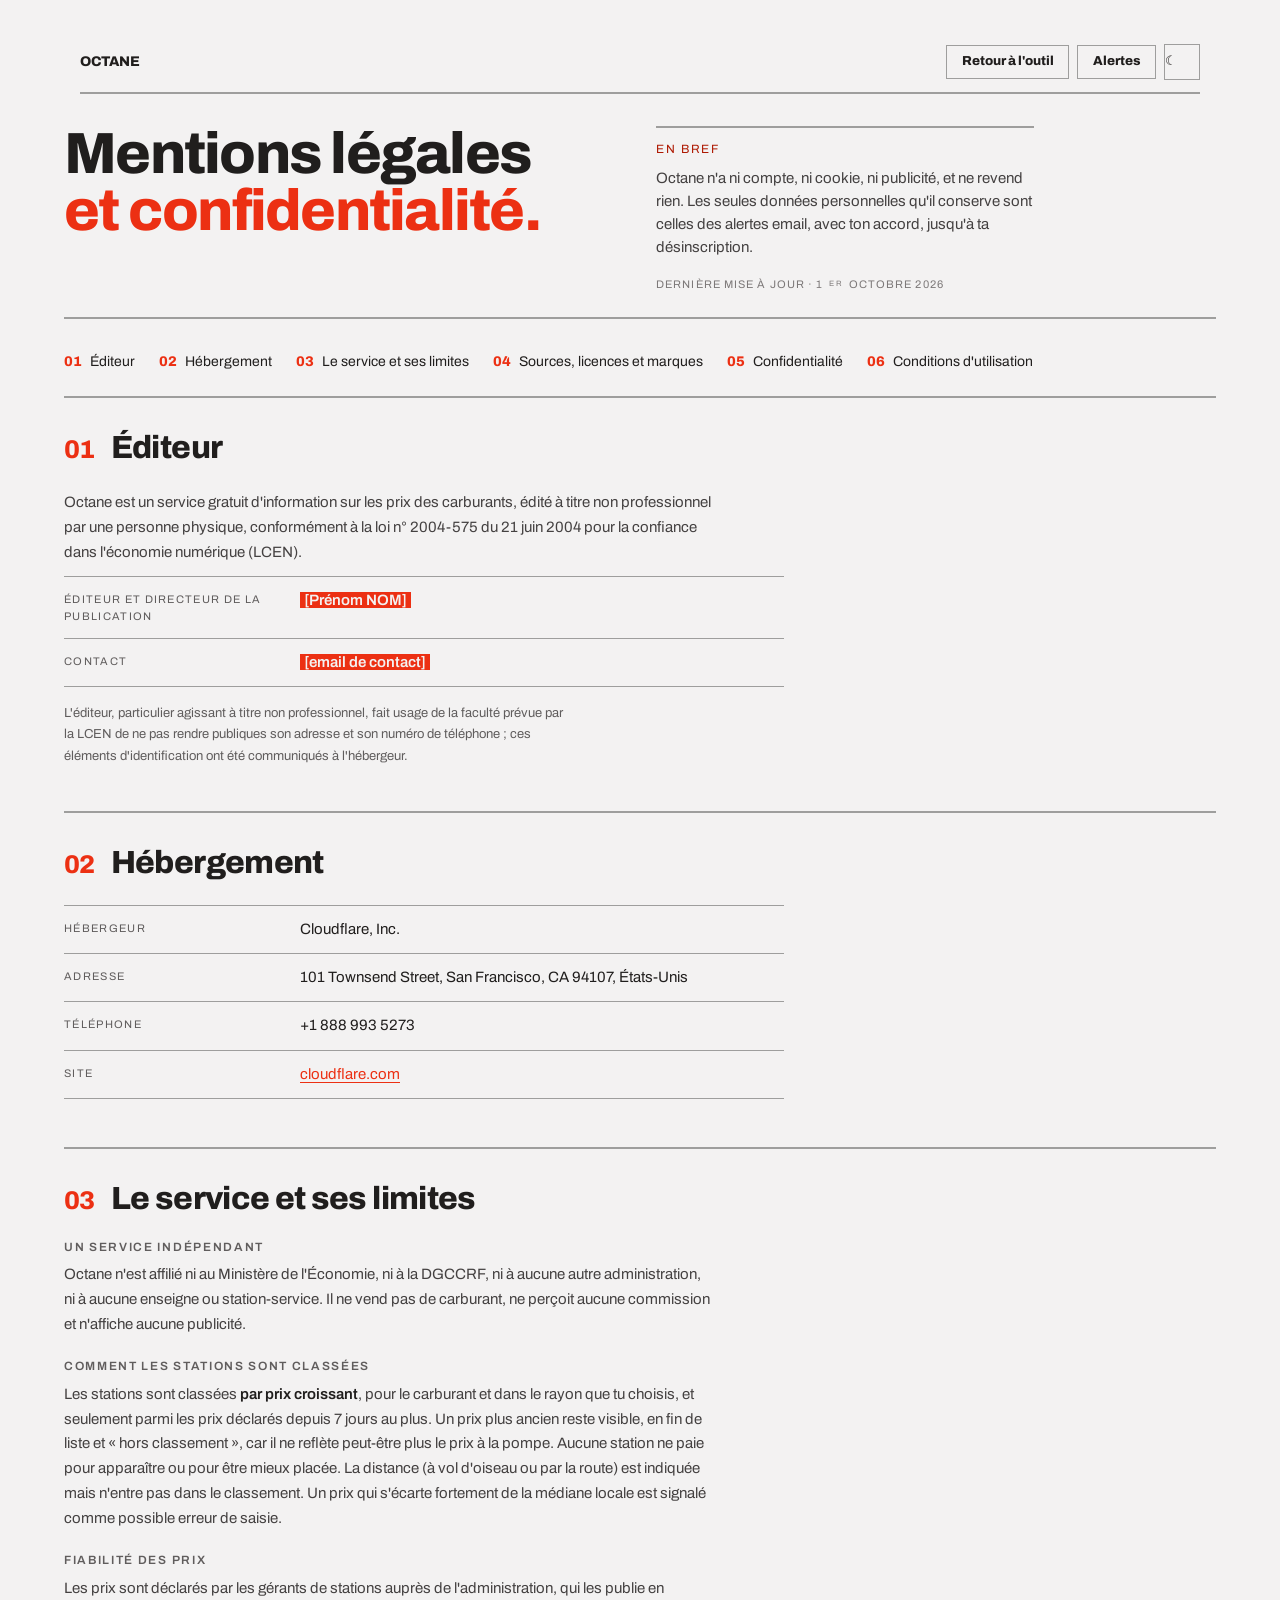
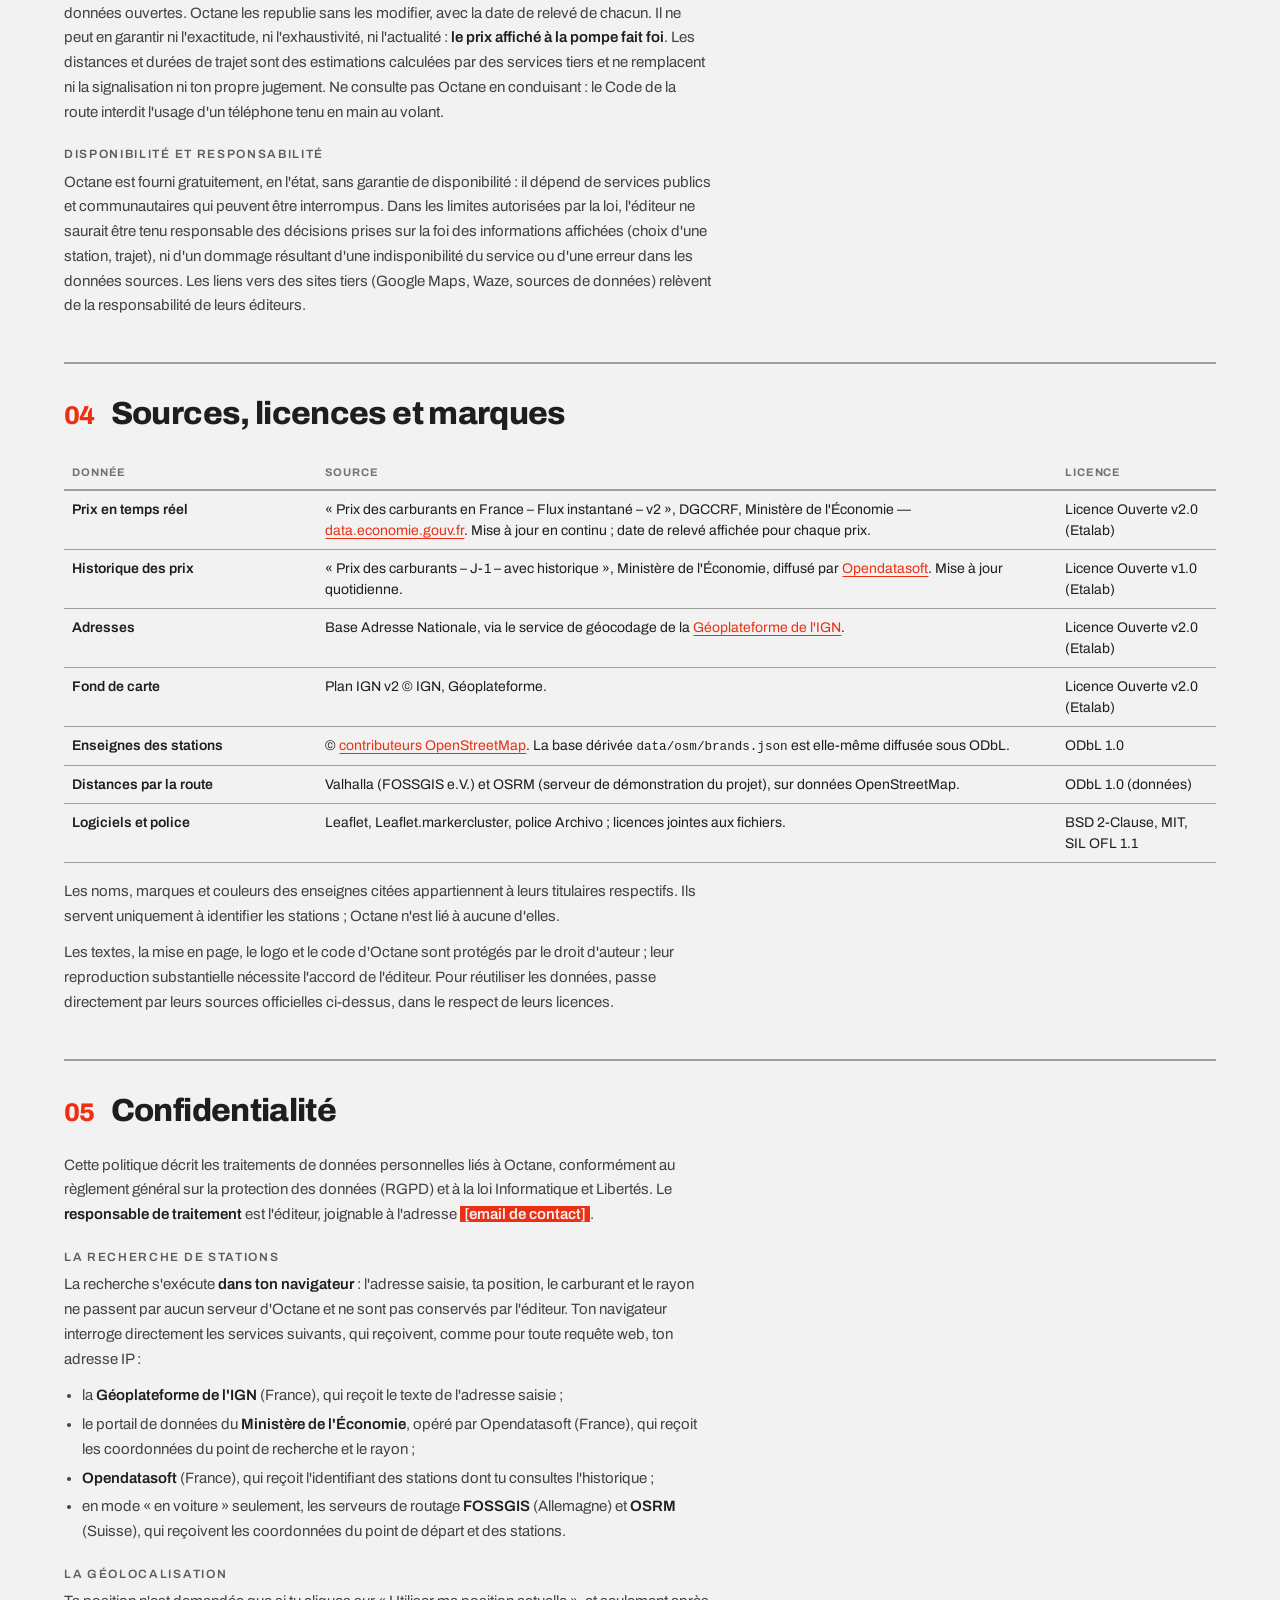
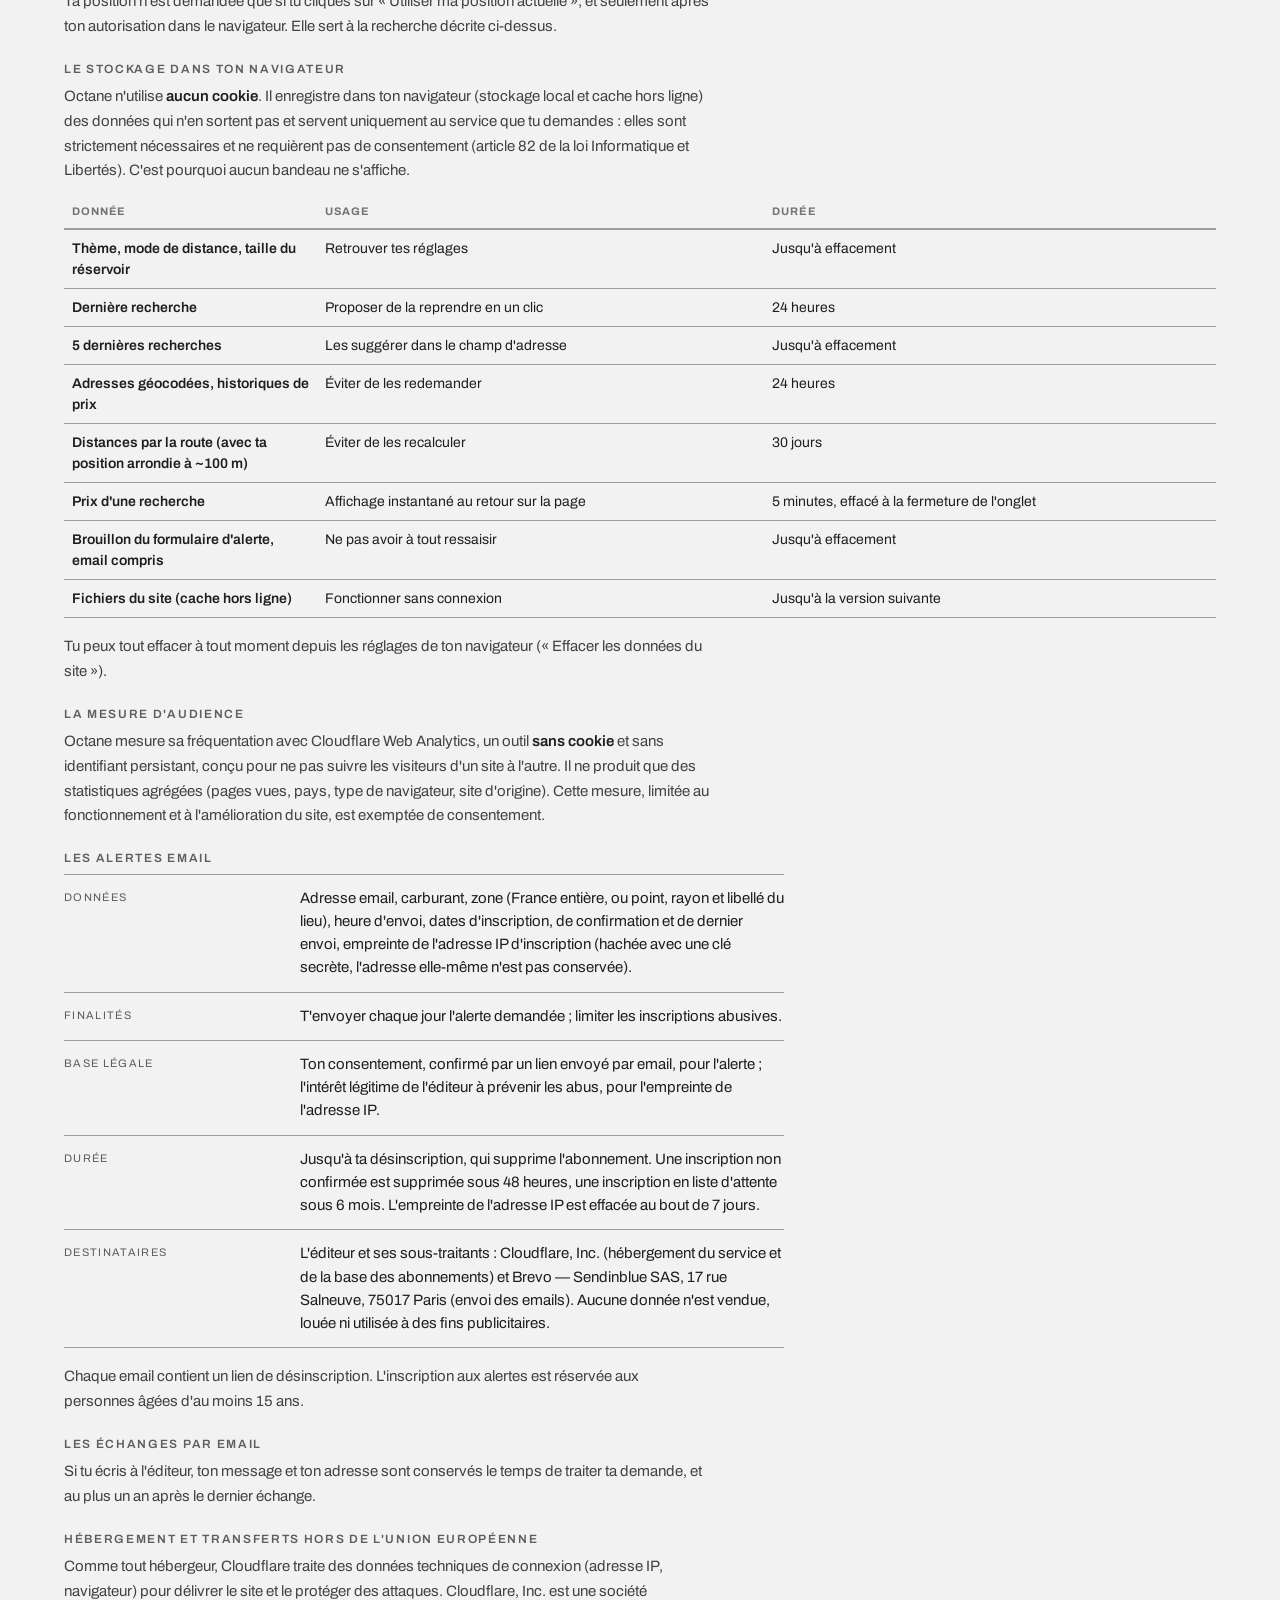
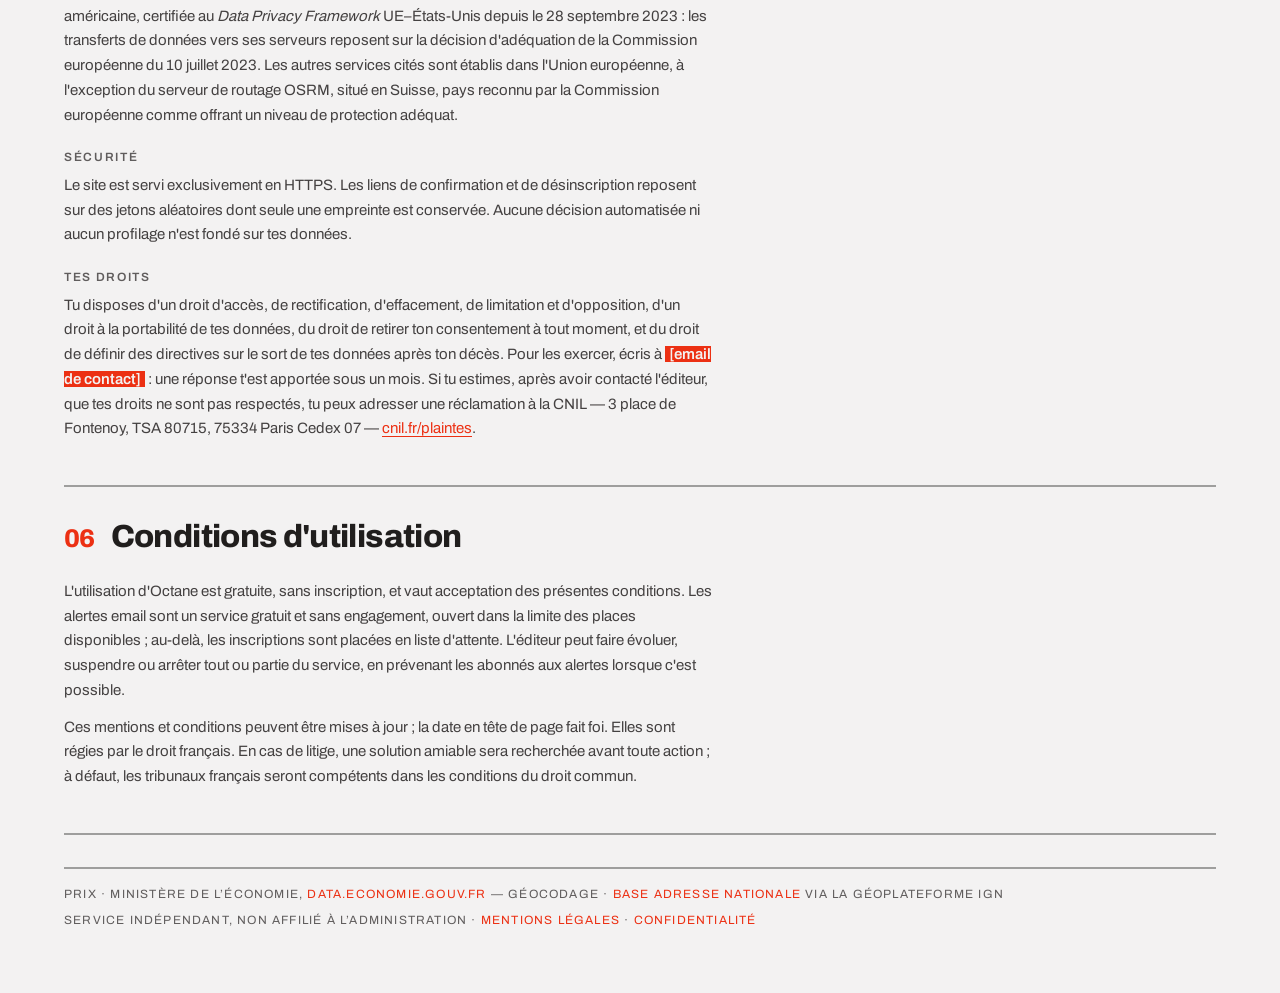
<file: mentions-legales.html>
<!DOCTYPE html>
<!--
  À COMPLÉTER AVANT PUBLICATION — chaque champ est balisé <mark class="todo">,
  surligné en rouge à l'écran tant qu'il n'est pas rempli :
    · [Prénom NOM]          nom de l'éditeur et directeur de la publication
    · [email de contact]    adresse à laquelle répondre aux demandes (RGPD, contenu)
  Adresse postale et téléphone : la LCEN permet à un particulier éditant à titre
  non professionnel de ne pas les publier, À CONDITION de les avoir communiqués
  à l'hébergeur (renseigner nom, adresse et téléphone dans le profil du compte
  Cloudflare). Sinon, les publier dans la section « Éditeur ».
-->
<html lang="fr">
<head>
  <meta charset="UTF-8" />
  <meta name="viewport" content="width=device-width, initial-scale=1.0" />
  <title>Mentions légales et confidentialité — OCTANE</title>
  <meta name="description" content="Éditeur, hébergeur, sources et licences des données, politique de confidentialité et conditions d'utilisation d'Octane." />
  <meta name="theme-color" content="#171615" media="(prefers-color-scheme: dark)" />
  <meta name="theme-color" content="#f3f2f2" media="(prefers-color-scheme: light)" />
  <link rel="icon" type="image/svg+xml" href="favicon.svg" />
  <link rel="apple-touch-icon" href="apple-touch-icon.png" />
  <link rel="manifest" href="manifest.webmanifest" />
  <link rel="canonical" href="https://leo-grnd.github.io/Octane/mentions-legales.html" />
  <!-- Applique le thème enregistré avant le premier rendu (évite le flash). -->
  <script>(function(){try{var t=localStorage.getItem('octane-theme')||(matchMedia('(prefers-color-scheme: dark)').matches?'dark':'light');if(t==='dark')document.documentElement.setAttribute('data-theme','dark');}catch(e){}})();</script>
  <link rel="preload" href="fonts/archivo-latin.woff2" as="font" type="font/woff2" crossorigin />
  <link rel="stylesheet" href="fonts/archivo.css" />
  <link rel="stylesheet" href="design-system.css" />
  <link rel="stylesheet" href="style.css" />
  <link rel="stylesheet" href="mentions-legales.css" />
</head>
<body>
  <div class="container">
    <nav class="nav">
      <a class="nav-brand" href="index.html">OCTANE</a>
      <div class="nav-links">
        <a class="btn btn-secondary" href="index.html">Retour à l'outil</a>
        <a class="btn btn-secondary" href="alertes.html">Alertes</a>
        <button id="themeToggle" class="btn btn-secondary btn-icon" aria-label="Changer de thème" title="Changer de thème">
          <span id="themeIcon" aria-hidden="true">☾</span>
        </button>
      </div>
    </nav>

    <section class="hero">
      <h1>Mentions légales<br /><em>et confidentialité.</em></h1>
      <div class="hero-aside">
        <div class="kicker">En bref</div>
        <p>Octane n'a ni compte, ni cookie, ni publicité, et ne revend rien. Les seules données personnelles
           qu'il conserve sont celles des alertes email, avec ton accord, jusqu'à ta désinscription.</p>
        <div class="live">Dernière mise à jour · 1<sup>er</sup> octobre 2026</div>
      </div>
    </section>

    <nav class="legal-toc" aria-label="Sommaire">
      <ol>
        <li><a href="#editeur">Éditeur</a></li>
        <li><a href="#hebergement">Hébergement</a></li>
        <li><a href="#service">Le service et ses limites</a></li>
        <li><a href="#sources">Sources, licences et marques</a></li>
        <li><a href="#confidentialite">Confidentialité</a></li>
        <li><a href="#conditions">Conditions d'utilisation</a></li>
      </ol>
    </nav>

    <article class="legal">

      <section id="editeur" class="legal-section">
        <h2><span class="legal-num">01</span>Éditeur</h2>
        <p>Octane est un service gratuit d'information sur les prix des carburants, édité à titre non
           professionnel par une personne physique, conformément à la loi n° 2004-575 du 21 juin 2004 pour la
           confiance dans l'économie numérique (LCEN).</p>
        <dl class="legal-facts">
          <div><dt>Éditeur et directeur de la publication</dt><dd><mark class="todo">[Prénom NOM]</mark></dd></div>
          <div><dt>Contact</dt><dd><mark class="todo">[email de contact]</mark></dd></div>
        </dl>
        <p class="legal-note">L'éditeur, particulier agissant à titre non professionnel, fait usage de la faculté
           prévue par la LCEN de ne pas rendre publiques son adresse et son numéro de téléphone ; ces éléments
           d'identification ont été communiqués à l'hébergeur.</p>
      </section>

      <section id="hebergement" class="legal-section">
        <h2><span class="legal-num">02</span>Hébergement</h2>
        <dl class="legal-facts">
          <div><dt>Hébergeur</dt><dd>Cloudflare, Inc.</dd></div>
          <div><dt>Adresse</dt><dd>101 Townsend Street, San Francisco, CA 94107, États-Unis</dd></div>
          <div><dt>Téléphone</dt><dd>+1 888 993 5273</dd></div>
          <div><dt>Site</dt><dd><a href="https://www.cloudflare.com" target="_blank" rel="noopener">cloudflare.com</a></dd></div>
        </dl>
      </section>

      <section id="service" class="legal-section">
        <h2><span class="legal-num">03</span>Le service et ses limites</h2>

        <h3>Un service indépendant</h3>
        <p>Octane n'est affilié ni au Ministère de l'Économie, ni à la DGCCRF, ni à aucune autre administration,
           ni à aucune enseigne ou station-service. Il ne vend pas de carburant, ne perçoit aucune commission et
           n'affiche aucune publicité.</p>

        <h3>Comment les stations sont classées</h3>
        <p>Les stations sont classées <strong>par prix croissant</strong>, pour le carburant et dans le rayon que
           tu choisis, et seulement parmi les prix déclarés depuis 7 jours au plus. Un prix plus ancien reste
           visible, en fin de liste et « hors classement », car il ne reflète peut-être plus le prix à la pompe.
           Aucune station ne paie pour apparaître ou pour être mieux placée. La distance (à vol d'oiseau ou par
           la route) est indiquée mais n'entre pas dans le classement. Un prix qui s'écarte fortement de la
           médiane locale est signalé comme possible erreur de saisie.</p>

        <h3>Fiabilité des prix</h3>
        <p>Les prix sont déclarés par les gérants de stations auprès de l'administration, qui les publie en
           données ouvertes. Octane les republie sans les modifier, avec la date de relevé de chacun. Il ne peut
           en garantir ni l'exactitude, ni l'exhaustivité, ni l'actualité : <strong>le prix affiché à la pompe
           fait foi</strong>. Les distances et durées de trajet sont des estimations calculées par des services
           tiers et ne remplacent ni la signalisation ni ton propre jugement. Ne consulte pas Octane en
           conduisant : le Code de la route interdit l'usage d'un téléphone tenu en main au volant.</p>

        <h3>Disponibilité et responsabilité</h3>
        <p>Octane est fourni gratuitement, en l'état, sans garantie de disponibilité : il dépend de services
           publics et communautaires qui peuvent être interrompus. Dans les limites autorisées par la loi,
           l'éditeur ne saurait être tenu responsable des décisions prises sur la foi des informations affichées
           (choix d'une station, trajet), ni d'un dommage résultant d'une indisponibilité du service ou d'une
           erreur dans les données sources. Les liens vers des sites tiers (Google Maps, Waze, sources de
           données) relèvent de la responsabilité de leurs éditeurs.</p>
      </section>

      <section id="sources" class="legal-section">
        <h2><span class="legal-num">04</span>Sources, licences et marques</h2>
        <div class="legal-table-wrap">
          <table class="table legal-table legal-table--sources">
            <thead><tr><th>Donnée</th><th>Source</th><th>Licence</th></tr></thead>
            <tbody>
              <tr>
                <td>Prix en temps réel</td>
                <td>« Prix des carburants en France – Flux instantané – v2 », DGCCRF, Ministère de l'Économie —
                    <a href="https://data.economie.gouv.fr/explore/dataset/prix-des-carburants-en-france-flux-instantane-v2/" target="_blank" rel="noopener">data.economie.gouv.fr</a>.
                    Mise à jour en continu ; date de relevé affichée pour chaque prix.</td>
                <td>Licence Ouverte v2.0 (Etalab)</td>
              </tr>
              <tr>
                <td>Historique des prix</td>
                <td>« Prix des carburants – J-1 – avec historique », Ministère de l'Économie, diffusé par
                    <a href="https://public.opendatasoft.com/explore/dataset/prix-des-carburants-j-1/" target="_blank" rel="noopener">Opendatasoft</a>.
                    Mise à jour quotidienne.</td>
                <td>Licence Ouverte v1.0 (Etalab)</td>
              </tr>
              <tr>
                <td>Adresses</td>
                <td>Base Adresse Nationale, via le service de géocodage de la
                    <a href="https://geoservices.ign.fr" target="_blank" rel="noopener">Géoplateforme de l'IGN</a>.</td>
                <td>Licence Ouverte v2.0 (Etalab)</td>
              </tr>
              <tr>
                <td>Fond de carte</td>
                <td>Plan IGN v2 © IGN, Géoplateforme.</td>
                <td>Licence Ouverte v2.0 (Etalab)</td>
              </tr>
              <tr>
                <td>Enseignes des stations</td>
                <td>© <a href="https://www.openstreetmap.org/copyright" target="_blank" rel="noopener">contributeurs OpenStreetMap</a>.
                    La base dérivée <code>data/osm/brands.json</code> est elle-même diffusée sous ODbL.</td>
                <td>ODbL 1.0</td>
              </tr>
              <tr>
                <td>Distances par la route</td>
                <td>Valhalla (FOSSGIS e.V.) et OSRM (serveur de démonstration du projet), sur données
                    OpenStreetMap.</td>
                <td>ODbL 1.0 (données)</td>
              </tr>
              <tr>
                <td>Logiciels et police</td>
                <td>Leaflet, Leaflet.markercluster, police Archivo ; licences jointes aux fichiers.</td>
                <td>BSD 2-Clause, MIT, SIL OFL 1.1</td>
              </tr>
            </tbody>
          </table>
        </div>
        <p>Les noms, marques et couleurs des enseignes citées appartiennent à leurs titulaires respectifs. Ils
           servent uniquement à identifier les stations ; Octane n'est lié à aucune d'elles.</p>
        <p>Les textes, la mise en page, le logo et le code d'Octane sont protégés par le droit d'auteur ; leur
           reproduction substantielle nécessite l'accord de l'éditeur. Pour réutiliser les données, passe
           directement par leurs sources officielles ci-dessus, dans le respect de leurs licences.</p>
      </section>

      <section id="confidentialite" class="legal-section">
        <h2><span class="legal-num">05</span>Confidentialité</h2>
        <p>Cette politique décrit les traitements de données personnelles liés à Octane, conformément au
           règlement général sur la protection des données (RGPD) et à la loi Informatique et Libertés.
           Le <strong>responsable de traitement</strong> est l'éditeur, joignable à
           l'adresse <mark class="todo">[email de contact]</mark>.</p>

        <h3>La recherche de stations</h3>
        <p>La recherche s'exécute <strong>dans ton navigateur</strong> : l'adresse saisie, ta position, le
           carburant et le rayon ne passent par aucun serveur d'Octane et ne sont pas conservés par l'éditeur.
           Ton navigateur interroge directement les services suivants, qui reçoivent, comme pour toute requête
           web, ton adresse IP :</p>
        <ul class="legal-list">
          <li>la <strong>Géoplateforme de l'IGN</strong> (France), qui reçoit le texte de l'adresse saisie ;</li>
          <li>le portail de données du <strong>Ministère de l'Économie</strong>, opéré par Opendatasoft (France),
              qui reçoit les coordonnées du point de recherche et le rayon ;</li>
          <li><strong>Opendatasoft</strong> (France), qui reçoit l'identifiant des stations dont tu consultes
              l'historique ;</li>
          <li>en mode « en voiture » seulement, les serveurs de routage <strong>FOSSGIS</strong> (Allemagne) et
              <strong>OSRM</strong> (Suisse), qui reçoivent les coordonnées du point de départ et des stations.</li>
        </ul>

        <h3>La géolocalisation</h3>
        <p>Ta position n'est demandée que si tu cliques sur « Utiliser ma position actuelle », et seulement
           après ton autorisation dans le navigateur. Elle sert à la recherche décrite ci-dessus.</p>

        <h3>Le stockage dans ton navigateur</h3>
        <p>Octane n'utilise <strong>aucun cookie</strong>. Il enregistre dans ton navigateur (stockage local et
           cache hors ligne) des données qui n'en sortent pas et servent uniquement au service que tu demandes :
           elles sont strictement nécessaires et ne requièrent pas de consentement (article 82 de la loi
           Informatique et Libertés). C'est pourquoi aucun bandeau ne s'affiche.</p>
        <div class="legal-table-wrap">
          <table class="table legal-table legal-table--storage">
            <thead><tr><th>Donnée</th><th>Usage</th><th>Durée</th></tr></thead>
            <tbody>
              <tr><td>Thème, mode de distance, taille du réservoir</td><td>Retrouver tes réglages</td><td>Jusqu'à effacement</td></tr>
              <tr><td>Dernière recherche</td><td>Proposer de la reprendre en un clic</td><td>24 heures</td></tr>
              <tr><td>5 dernières recherches</td><td>Les suggérer dans le champ d'adresse</td><td>Jusqu'à effacement</td></tr>
              <tr><td>Adresses géocodées, historiques de prix</td><td>Éviter de les redemander</td><td>24 heures</td></tr>
              <tr><td>Distances par la route (avec ta position arrondie à ~100 m)</td><td>Éviter de les recalculer</td><td>30 jours</td></tr>
              <tr><td>Prix d'une recherche</td><td>Affichage instantané au retour sur la page</td><td>5 minutes, effacé à la fermeture de l'onglet</td></tr>
              <tr><td>Brouillon du formulaire d'alerte, email compris</td><td>Ne pas avoir à tout ressaisir</td><td>Jusqu'à effacement</td></tr>
              <tr><td>Fichiers du site (cache hors ligne)</td><td>Fonctionner sans connexion</td><td>Jusqu'à la version suivante</td></tr>
            </tbody>
          </table>
        </div>
        <p>Tu peux tout effacer à tout moment depuis les réglages de ton navigateur (« Effacer les données du
           site »).</p>

        <h3>La mesure d'audience</h3>
        <p>Octane mesure sa fréquentation avec Cloudflare Web Analytics, un outil <strong>sans cookie</strong>
           et sans identifiant persistant, conçu pour ne pas suivre les visiteurs d'un site à l'autre. Il ne
           produit que des statistiques agrégées (pages vues, pays, type de navigateur, site d'origine). Cette
           mesure, limitée au fonctionnement et à l'amélioration du site, est exemptée de consentement.</p>

        <h3>Les alertes email</h3>
        <dl class="legal-facts">
          <div><dt>Données</dt><dd>Adresse email, carburant, zone (France entière, ou point, rayon et libellé
            du lieu), heure d'envoi, dates d'inscription, de confirmation et de dernier envoi, empreinte de
            l'adresse IP d'inscription (hachée avec une clé secrète, l'adresse elle-même n'est pas conservée).</dd></div>
          <div><dt>Finalités</dt><dd>T'envoyer chaque jour l'alerte demandée ; limiter les inscriptions
            abusives.</dd></div>
          <div><dt>Base légale</dt><dd>Ton consentement, confirmé par un lien envoyé par email, pour l'alerte ;
            l'intérêt légitime de l'éditeur à prévenir les abus, pour l'empreinte de l'adresse IP.</dd></div>
          <div><dt>Durée</dt><dd>Jusqu'à ta désinscription, qui supprime l'abonnement. Une inscription non
            confirmée est supprimée sous 48 heures, une inscription en liste d'attente sous 6 mois. L'empreinte
            de l'adresse IP est effacée au bout de 7 jours.</dd></div>
          <div><dt>Destinataires</dt><dd>L'éditeur et ses sous-traitants : Cloudflare, Inc. (hébergement du
            service et de la base des abonnements) et Brevo — Sendinblue SAS, 17 rue Salneuve, 75017 Paris
            (envoi des emails). Aucune donnée n'est vendue, louée ni utilisée à des fins publicitaires.</dd></div>
        </dl>
        <p>Chaque email contient un lien de désinscription. L'inscription aux alertes est réservée aux personnes
           âgées d'au moins 15 ans.</p>

        <h3>Les échanges par email</h3>
        <p>Si tu écris à l'éditeur, ton message et ton adresse sont conservés le temps de traiter ta demande, et
           au plus un an après le dernier échange.</p>

        <h3>Hébergement et transferts hors de l'Union européenne</h3>
        <p>Comme tout hébergeur, Cloudflare traite des données techniques de connexion (adresse IP, navigateur)
           pour délivrer le site et le protéger des attaques. Cloudflare, Inc. est une société américaine,
           certifiée au <em>Data Privacy Framework</em> UE–États-Unis depuis le 28 septembre 2023 : les transferts
           de données vers ses serveurs reposent sur la décision d'adéquation de la Commission européenne du
           10 juillet 2023. Les autres services cités sont établis dans l'Union européenne, à l'exception du
           serveur de routage OSRM, situé en Suisse, pays reconnu par la Commission européenne comme offrant un
           niveau de protection adéquat.</p>

        <h3>Sécurité</h3>
        <p>Le site est servi exclusivement en HTTPS. Les liens de confirmation et de désinscription reposent sur
           des jetons aléatoires dont seule une empreinte est conservée. Aucune décision automatisée ni aucun
           profilage n'est fondé sur tes données.</p>

        <h3>Tes droits</h3>
        <p>Tu disposes d'un droit d'accès, de rectification, d'effacement, de limitation et d'opposition, d'un
           droit à la portabilité de tes données, du droit de retirer ton consentement à tout moment, et du droit
           de définir des directives sur le sort de tes données après ton décès. Pour les exercer, écris à
           <mark class="todo">[email de contact]</mark> : une réponse t'est apportée sous un mois. Si tu estimes,
           après avoir contacté l'éditeur, que tes droits ne sont pas respectés, tu peux adresser une réclamation à
           la CNIL — 3 place de Fontenoy, TSA 80715, 75334 Paris Cedex 07 —
           <a href="https://www.cnil.fr/fr/plaintes" target="_blank" rel="noopener">cnil.fr/plaintes</a>.</p>
      </section>

      <section id="conditions" class="legal-section">
        <h2><span class="legal-num">06</span>Conditions d'utilisation</h2>
        <p>L'utilisation d'Octane est gratuite, sans inscription, et vaut acceptation des présentes conditions.
           Les alertes email sont un service gratuit et sans engagement, ouvert dans la limite des places
           disponibles ; au-delà, les inscriptions sont placées en liste d'attente. L'éditeur peut faire évoluer,
           suspendre ou arrêter tout ou partie du service, en prévenant les abonnés aux alertes lorsque c'est
           possible.</p>
        <p>Ces mentions et conditions peuvent être mises à jour ; la date en tête de page fait foi. Elles sont
           régies par le droit français. En cas de litige, une solution amiable sera recherchée avant toute
           action ; à défaut, les tribunaux français seront compétents dans les conditions du droit commun.</p>
      </section>

    </article>

    <footer>
      <div>Prix · Ministère de l’Économie, <a href="https://data.economie.gouv.fr" target="_blank" rel="noopener">data.economie.gouv.fr</a> — Géocodage · <a href="https://adresse.data.gouv.fr" target="_blank" rel="noopener">Base Adresse Nationale</a> via la Géoplateforme IGN</div>
      <div class="footer-legal">Service indépendant, non affilié à l’administration · <a href="mentions-legales.html">Mentions légales</a> · <a href="mentions-legales.html#confidentialite">Confidentialité</a></div>
    </footer>
  </div>

  <script>
  (function () {
    var icon = document.getElementById('themeIcon');
    // Convention alignée sur app.js et alertes.js : le clair est le défaut,
    // seul le sombre porte l'attribut.
    function apply(t) {
      if (t === 'dark') { document.documentElement.setAttribute('data-theme', 'dark'); icon.textContent = '☀'; }
      else { document.documentElement.removeAttribute('data-theme'); icon.textContent = '☾'; }
    }
    var saved = null;
    try { saved = localStorage.getItem('octane-theme'); } catch (e) {}
    apply(saved || (matchMedia('(prefers-color-scheme: dark)').matches ? 'dark' : 'light'));
    document.getElementById('themeToggle').addEventListener('click', function () {
      var next = document.documentElement.getAttribute('data-theme') === 'dark' ? 'light' : 'dark';
      try { localStorage.setItem('octane-theme', next); } catch (e) {}
      apply(next);
    });
  })();
  </script>
</body>
</html>
</file>
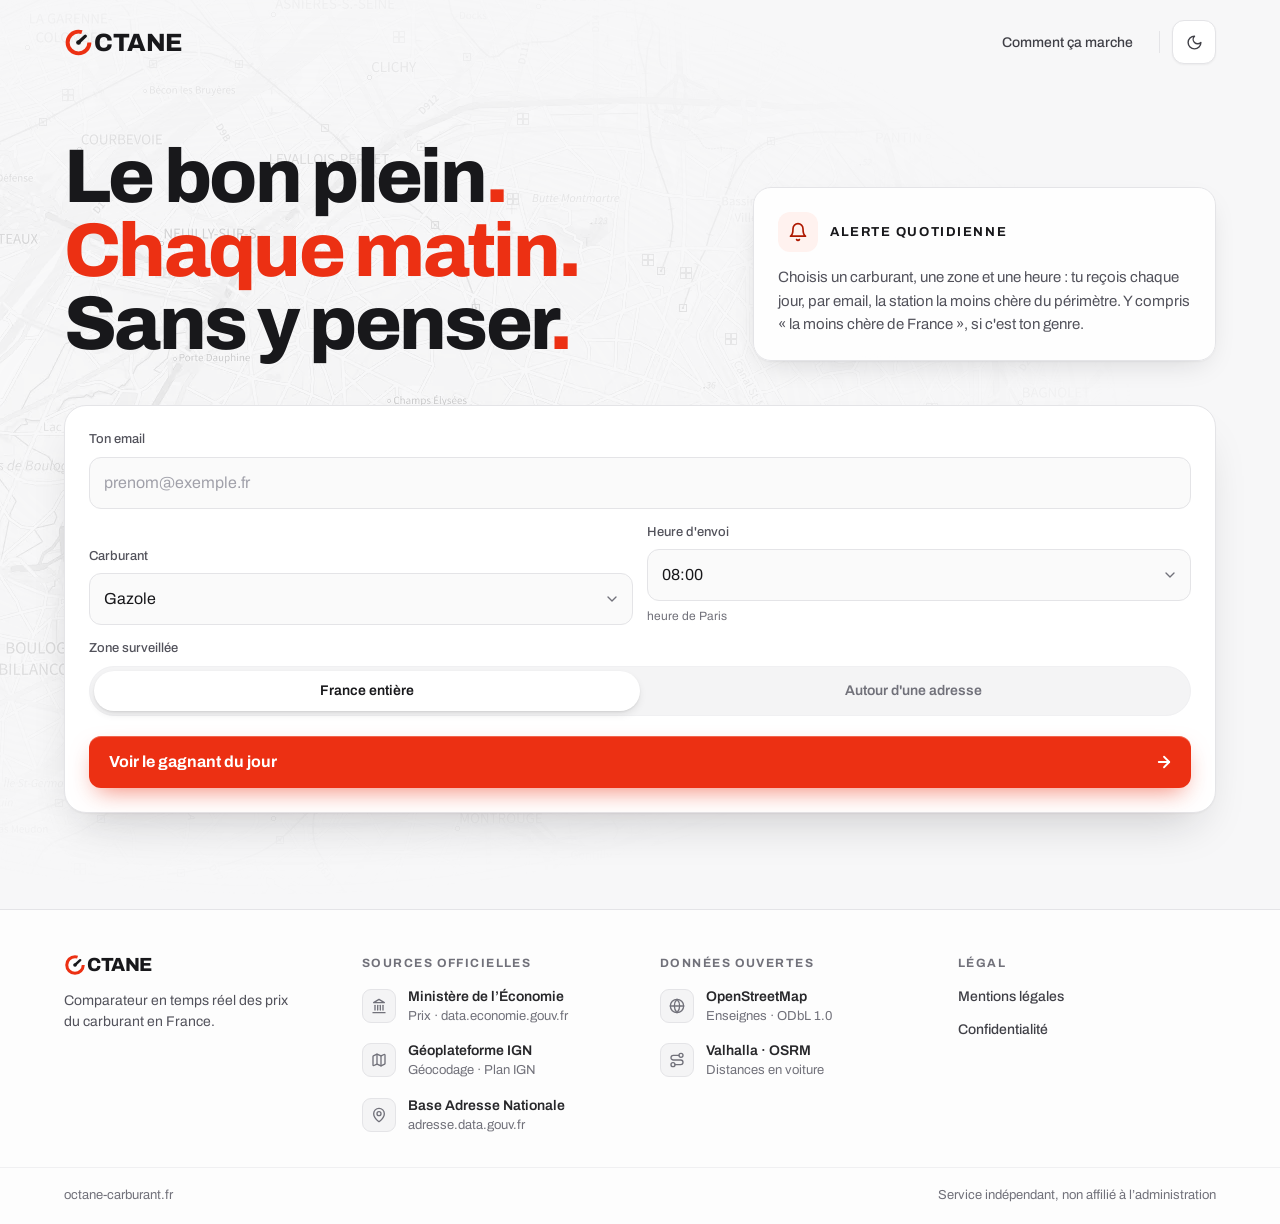
<file: public/alertes.html>
<!DOCTYPE html>
<html lang="fr">
<head>
  <meta charset="UTF-8" />
  <meta name="viewport" content="width=device-width, initial-scale=1.0" />
  <title>Alerte quotidienne — OCTANE</title>
  <!-- Page en sommeil : plus aucun lien n'y mène et elle est retirée du
       sitemap, en attendant les alertes en libre-service. Les moteurs ne
       doivent pas l'indexer s'ils la découvrent quand même. -->
  <meta name="robots" content="noindex" />
  <meta name="description" content="Reçois chaque matin par email la station-service la moins chère de ta zone, pour le carburant de ton choix. Données officielles du Ministère de l'Économie." />
  <meta name="theme-color" content="#0f0f11" media="(prefers-color-scheme: dark)" />
  <meta name="theme-color" content="#f7f7f8" media="(prefers-color-scheme: light)" />
  <link rel="icon" type="image/svg+xml" href="favicon.svg" />
  <link rel="apple-touch-icon" href="apple-touch-icon.png" />
  <link rel="manifest" href="manifest.webmanifest" />
  <link rel="canonical" href="https://octane-carburant.fr/alertes" />
  <meta property="og:type" content="website" />
  <meta property="og:url" content="https://octane-carburant.fr/alertes" />
  <meta property="og:title" content="Alerte quotidienne — OCTANE" />
  <meta property="og:description" content="Chaque matin, la station la moins chère de ta zone pour ton carburant, par email. Données officielles du Ministère de l'Économie." />
  <meta property="og:image" content="https://octane-carburant.fr/og-image.png" />
  <meta property="og:image:type" content="image/png" />
  <meta property="og:image:width" content="1200" />
  <meta property="og:image:height" content="630" />
  <meta property="og:image:alt" content="Octane — Le plein. Le moins cher. Autour de toi. Prix officiels des carburants en France." />
  <meta property="og:locale" content="fr_FR" />
  <meta property="og:site_name" content="Octane" />
  <meta name="twitter:card" content="summary_large_image" />
  <meta name="twitter:image" content="https://octane-carburant.fr/og-image.png" />
  <!-- Applique le thème enregistré avant le premier rendu (évite le flash). -->
  <script src="theme-init.js"></script>
  <link rel="preconnect" href="https://data.economie.gouv.fr" />
  <link rel="preconnect" href="https://data.geopf.fr" />
  <link rel="preload" href="fonts/archivo-latin.woff2" as="font" type="font/woff2" crossorigin />
  <link rel="stylesheet" href="fonts/archivo.css" />
  <link rel="stylesheet" href="design-system.css" />
  <link rel="stylesheet" href="style.css" />
  <link rel="stylesheet" href="alertes.css" />
</head>
<body>
  <div class="backdrop" aria-hidden="true"></div>
  <div class="page">
    <header>
      <nav class="site-nav" aria-label="Navigation principale">
        <a class="brand" href="./" aria-label="Octane — accueil">
          <svg class="brand-mark" viewBox="0 0 32 32" aria-hidden="true"><circle class="arc" cx="16" cy="16" r="12"/><path class="needle" d="M16 16 23.5 9"/><circle class="hub" cx="16" cy="16" r="2.6"/></svg>
          <span class="brand-word" aria-hidden="true">CTANE</span>
        </a>
        <div class="nav-links">
          <a class="nav-link" href="comment-ca-marche"><svg class="nav-icon" viewBox="0 0 24 24" aria-hidden="true"><circle cx="12" cy="12" r="10"/><path d="M9.09 9a3 3 0 0 1 5.83 1c0 2-3 3-3 3"/><path d="M12 17h.01"/></svg><span class="nav-label">Comment ça marche</span></a>
        </div>
        <span class="nav-sep" aria-hidden="true"></span>
        <button id="themeToggle" class="icon-btn theme-toggle" type="button" aria-label="Changer de thème" title="Changer de thème">
          <svg class="icon-moon" viewBox="0 0 24 24" aria-hidden="true"><path d="M12 3a6 6 0 0 0 9 9 9 9 0 1 1-9-9Z"/></svg>
          <svg class="icon-sun" viewBox="0 0 24 24" aria-hidden="true"><circle cx="12" cy="12" r="4"/><path d="M12 2v2"/><path d="M12 20v2"/><path d="m4.93 4.93 1.41 1.41"/><path d="m17.66 17.66 1.41 1.41"/><path d="M2 12h2"/><path d="M20 12h2"/><path d="m6.34 17.66-1.41 1.41"/><path d="m19.07 4.93-1.41 1.41"/></svg>
        </button>
      </nav>
    </header>

    <main>
    <section class="hero">
      <h1>Le bon plein<span class="dot">.</span><br /><em>Chaque matin.</em><br />Sans y penser<span class="dot">.</span></h1>
      <div class="hero-card">
        <div class="hero-card-head">
          <span class="icon-chip"><svg viewBox="0 0 24 24" aria-hidden="true"><path d="M6 8a6 6 0 0 1 12 0c0 7 3 9 3 9H3s3-2 3-9"/><path d="M10.3 21a1.94 1.94 0 0 0 3.4 0"/></svg></span>
          <span class="hero-kicker">Alerte quotidienne</span>
        </div>
        <p>Choisis un carburant, une zone et une heure : tu reçois chaque jour, par email, la station
           la moins chère du périmètre. Y compris « la moins chère de France », si c'est ton genre.</p>
      </div>
    </section>

    <section class="search-panel">
      <form id="alertForm" class="alert-grid" novalidate>
        <div class="field alert-full">
          <label for="email">Ton email</label>
          <input id="email" class="input" type="email" placeholder="prenom@exemple.fr" autocomplete="email" required />
        </div>

        <div class="field">
          <label for="fuel">Carburant</label>
          <select id="fuel" class="input">
            <option value="e10_prix">SP95-E10</option>
            <option value="sp95_prix">SP95</option>
            <option value="sp98_prix">SP98</option>
            <option value="gazole_prix" selected>Gazole</option>
            <option value="e85_prix">E85</option>
            <option value="gplc_prix">GPLc</option>
          </select>
        </div>

        <div class="field">
          <label for="hour">Heure d'envoi</label>
          <select id="hour" class="input" aria-describedby="hourHint"></select>
          <div id="hourHint" class="field-hint">heure de Paris</div>
        </div>

        <div class="field alert-full">
          <label id="scopeLabel">Zone surveillée</label>
          <div class="seg" role="radiogroup" aria-labelledby="scopeLabel">
            <label class="seg-opt" title="La station la moins chère de tout le territoire">
              <input type="radio" id="scopeFrance" name="scope" value="france" checked />France entière
            </label>
            <label class="seg-opt" title="La station la moins chère dans un rayon autour d'un point">
              <input type="radio" id="scopeRadius" name="scope" value="radius" />Autour d'une adresse
            </label>
          </div>
        </div>

        <div class="field field-address alert-full alert-zone hidden" id="addressField">
          <label for="address">Adresse ou ville</label>
          <input id="address" class="input" type="text" placeholder="Avignon" autocomplete="off"
                 role="combobox" aria-autocomplete="list" aria-controls="suggestions" aria-expanded="false" />
          <ul id="suggestions" class="suggestions hidden" role="listbox" aria-label="Suggestions d'adresses"></ul>
        </div>

        <div class="field alert-zone hidden" id="radiusField">
          <label for="radius">Rayon (km)</label>
          <input id="radius" class="input" type="number" min="1" max="50" value="10" inputmode="numeric" />
        </div>

        <button type="submit" id="previewBtn" class="search-cta alert-full">
          <span class="cta-idle">Voir le gagnant du jour</span><span class="cta-busy" aria-hidden="true">Recherche…</span>
          <svg class="cta-icon" viewBox="0 0 24 24" aria-hidden="true"><path d="M5 12h14"/><path d="m12 5 7 7-7 7"/></svg>
          <span class="cta-spinner" aria-hidden="true"></span>
        </button>
      </form>
    </section>

    <div id="status" class="status hidden" role="status" aria-live="polite"></div>

    <section id="preview" class="alert-preview hidden" aria-label="Aperçu de l'alerte">
      <div class="alert-preview-head">
        <h2>Ce que tu recevrais ce matin</h2>
        <div id="previewMeta" class="alert-preview-meta"></div>
      </div>
      <ol id="previewPodium" class="alert-podium"></ol>
      <p class="alert-fresh-note">
        Seules les stations ayant mis à jour leur prix depuis moins de 3 jours sont retenues — sans
        ce filtre, le podium national est trusté par des stations qui ont cessé de déclarer depuis
        des mois.
      </p>
    </section>

    <section id="output" class="alert-output hidden" aria-label="Configuration de l'alerte">
      <h2>Ta configuration</h2>
      <p class="alert-output-intro">
        L'inscription n'est pas encore automatique : Octane n'a pas de serveur, les alertes sont
        envoyées par une tâche planifiée qui lit une liste côté dépôt. Copie cette ligne et
        transmets-la au mainteneur pour être ajouté.
      </p>
      <pre id="configBlock" class="alert-config" tabindex="0"></pre>
      <div class="alert-output-actions">
        <button type="button" id="copyBtn" class="btn btn-primary">Copier la configuration</button>
        <a id="mailtoBtn" class="btn btn-secondary hidden" href="#">Envoyer par email ↗</a>
      </div>
    </section>
    </main>
  </div>

  <footer class="site-footer">
    <div class="footer-grid">
      <div class="footer-col">
        <a class="brand" href="./" aria-label="Octane — accueil">
          <svg class="brand-mark" viewBox="0 0 32 32" aria-hidden="true"><circle class="arc" cx="16" cy="16" r="12"/><path class="needle" d="M16 16 23.5 9"/><circle class="hub" cx="16" cy="16" r="2.6"/></svg>
          <span class="brand-word" aria-hidden="true">CTANE</span>
        </a>
        <p>Comparateur en temps réel des prix du carburant en France.</p>
      </div>
      <div class="footer-col">
        <h2 class="footer-title">Sources officielles</h2>
        <div class="source">
          <span class="source-icon"><svg viewBox="0 0 24 24" aria-hidden="true"><path d="M3 22h18"/><path d="M6 18v-7"/><path d="M10 18v-7"/><path d="M14 18v-7"/><path d="M18 18v-7"/><path d="M12 2 20 7H4z"/></svg></span>
          <span class="source-text"><span class="source-name">Ministère de l’Économie</span><a class="source-sub" href="https://data.economie.gouv.fr" target="_blank" rel="noopener">Prix · data.economie.gouv.fr</a></span>
        </div>
        <div class="source">
          <span class="source-icon"><svg viewBox="0 0 24 24" aria-hidden="true"><path d="M14.106 5.553a2 2 0 0 0 1.788 0l3.659-1.83A1 1 0 0 1 21 4.619v12.764a1 1 0 0 1-.553.894l-4.553 2.277a2 2 0 0 1-1.788 0l-4.212-2.106a2 2 0 0 0-1.788 0l-3.659 1.83A1 1 0 0 1 3 19.381V6.618a1 1 0 0 1 .553-.894l4.553-2.277a2 2 0 0 1 1.788 0z"/><path d="M15 5.764v15"/><path d="M9 3.236v15"/></svg></span>
          <span class="source-text"><span class="source-name">Géoplateforme IGN</span><span class="source-sub">Géocodage · Plan IGN</span></span>
        </div>
        <div class="source">
          <span class="source-icon"><svg viewBox="0 0 24 24" aria-hidden="true"><path d="M20 10c0 4.993-5.539 10.193-7.399 11.799a1 1 0 0 1-1.202 0C9.539 20.193 4 14.993 4 10a8 8 0 0 1 16 0"/><circle cx="12" cy="10" r="3"/></svg></span>
          <span class="source-text"><span class="source-name">Base Adresse Nationale</span><a class="source-sub" href="https://adresse.data.gouv.fr" target="_blank" rel="noopener">adresse.data.gouv.fr</a></span>
        </div>
      </div>
      <div class="footer-col">
        <h2 class="footer-title">Données ouvertes</h2>
        <div class="source">
          <span class="source-icon"><svg viewBox="0 0 24 24" aria-hidden="true"><circle cx="12" cy="12" r="10"/><path d="M12 2a14.5 14.5 0 0 0 0 20 14.5 14.5 0 0 0 0-20"/><path d="M2 12h20"/></svg></span>
          <span class="source-text"><span class="source-name">OpenStreetMap</span><a class="source-sub" href="https://www.openstreetmap.org/copyright" target="_blank" rel="noopener">Enseignes · ODbL 1.0</a></span>
        </div>
        <div class="source">
          <span class="source-icon"><svg viewBox="0 0 24 24" aria-hidden="true"><circle cx="6" cy="19" r="3"/><path d="M9 19h8.5a3.5 3.5 0 0 0 0-7h-11a3.5 3.5 0 0 1 0-7H15"/><circle cx="18" cy="5" r="3"/></svg></span>
          <span class="source-text"><span class="source-name">Valhalla · OSRM</span><span class="source-sub">Distances en voiture</span></span>
        </div>
      </div>
      <div class="footer-col footer-legal">
        <h2 class="footer-title">Légal</h2>
        <a class="footer-link" href="mentions-legales">Mentions légales</a>
        <a class="footer-link" href="mentions-legales#confidentialite">Confidentialité</a>
      </div>
    </div>
    <div class="footer-bar">
      <div><span>octane-carburant.fr</span><span>Service indépendant, non affilié à l’administration</span></div>
    </div>
  </footer>

  <script src="alertes.js" defer></script>
  <script src="site.js" defer></script>
</body>
</html>
</file>
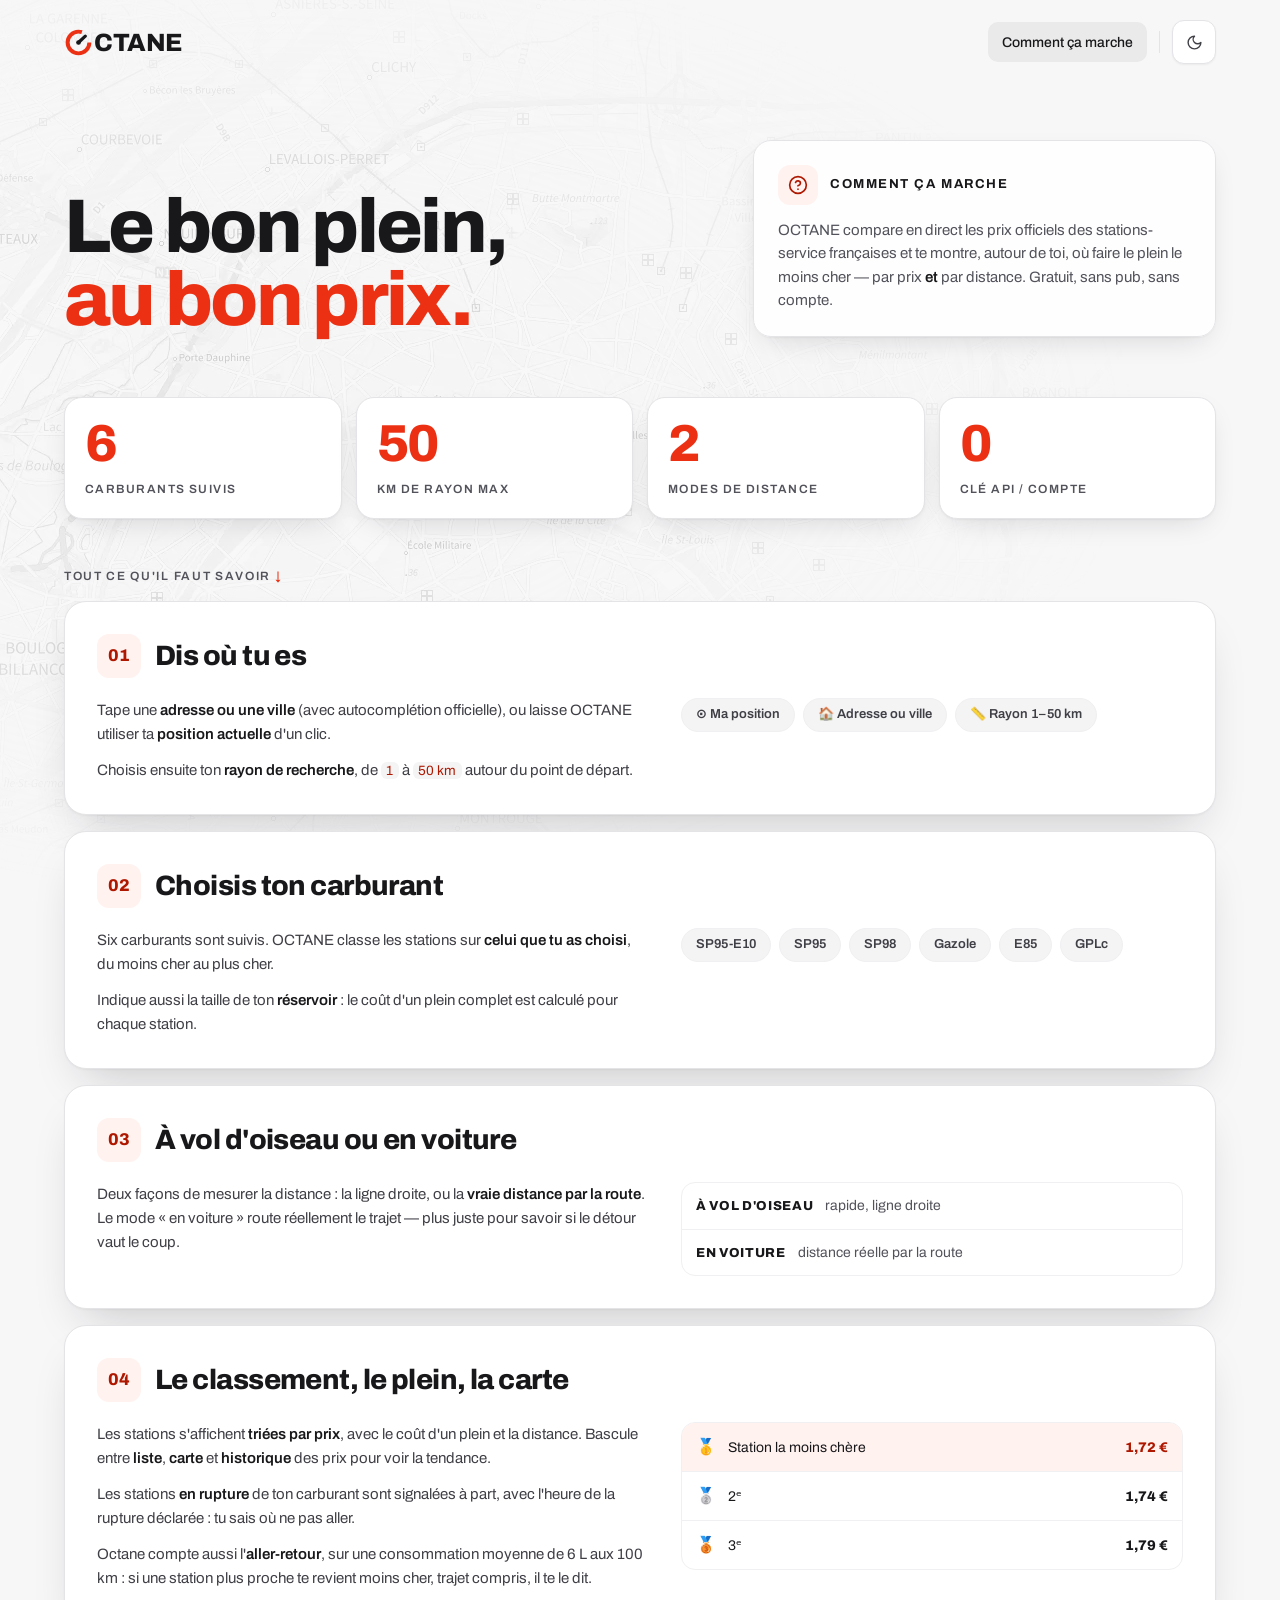
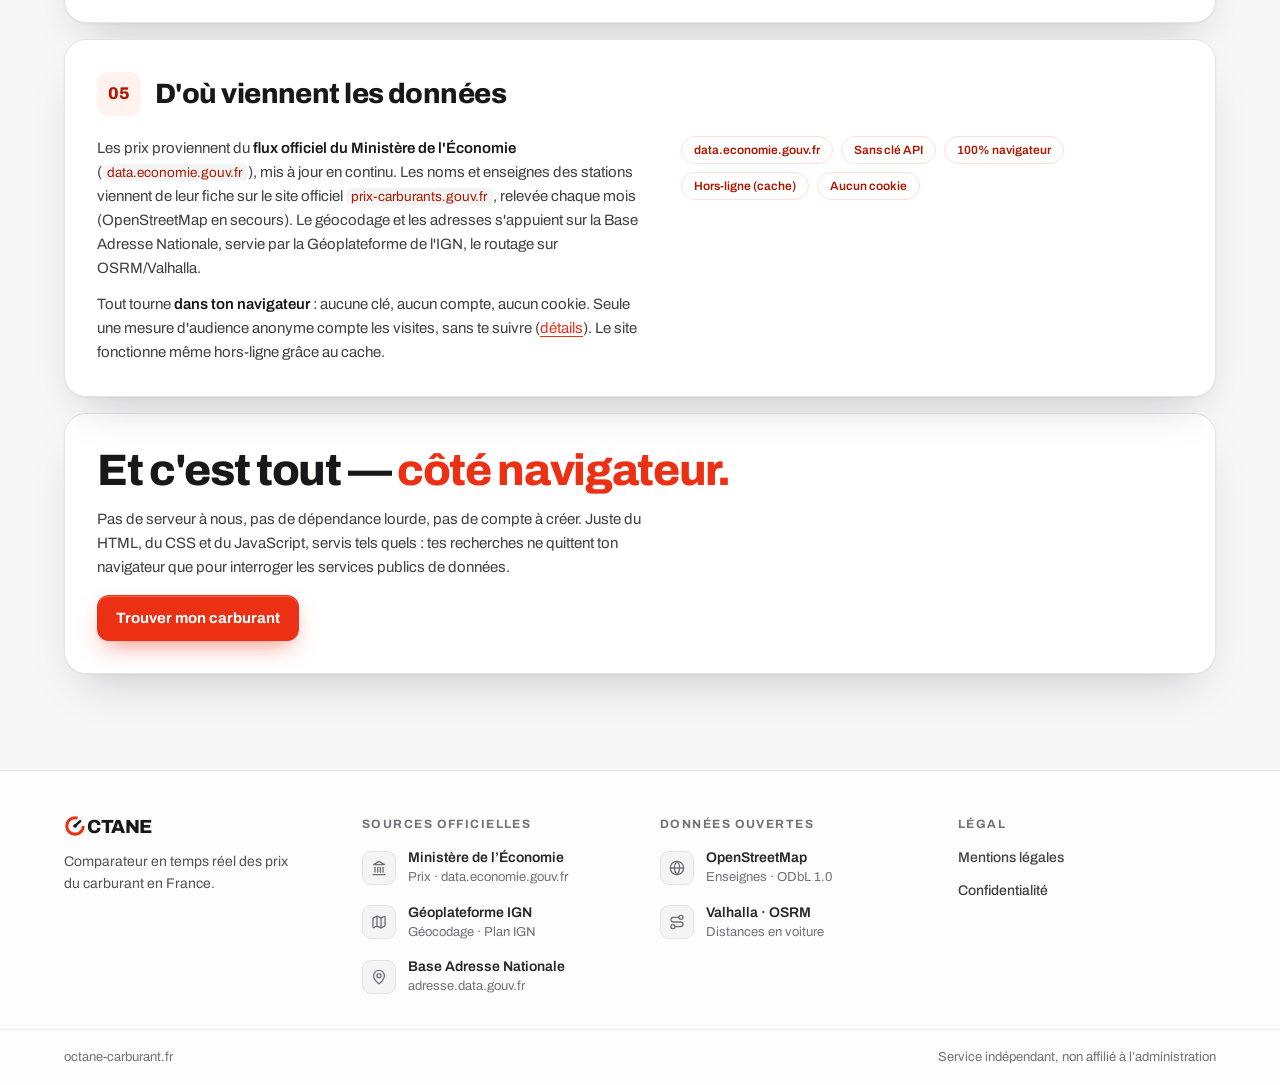
<file: public/comment-ca-marche.html>
<!DOCTYPE html>
<html lang="fr">
<head>
    <meta charset="UTF-8">
    <meta name="viewport" content="width=device-width, initial-scale=1.0">
    <title>Comment ça marche — OCTANE</title>
    <meta name="description" content="Comprendre OCTANE : comment trouver la station-service la moins chère autour de soi — carburants suivis, rayon, distance à vol d'oiseau ou par la route, et d'où viennent les données.">
    <meta name="theme-color" content="#0f0f11" media="(prefers-color-scheme: dark)">
    <meta name="theme-color" content="#f7f7f8" media="(prefers-color-scheme: light)">
    <link rel="icon" href="favicon.svg" type="image/svg+xml">
    <link rel="apple-touch-icon" href="apple-touch-icon.png">
    <link rel="manifest" href="manifest.webmanifest">
    <link rel="canonical" href="https://octane-carburant.fr/comment-ca-marche">
    <meta property="og:type" content="article">
    <meta property="og:url" content="https://octane-carburant.fr/comment-ca-marche">
    <meta property="og:title" content="Comment ça marche — OCTANE">
    <meta property="og:description" content="Comment Octane trouve la station la moins chère autour de toi : carburants suivis, rayon, distance à vol d'oiseau ou par la route, et d'où viennent les données.">
    <meta property="og:image" content="https://octane-carburant.fr/og-image.png">
    <meta property="og:image:type" content="image/png">
    <meta property="og:image:width" content="1200">
    <meta property="og:image:height" content="630">
    <meta property="og:image:alt" content="Octane — Le plein. Le moins cher. Autour de toi. Prix officiels des carburants en France.">
    <meta property="og:locale" content="fr_FR">
    <meta property="og:site_name" content="Octane">
    <meta name="twitter:card" content="summary_large_image">
    <meta name="twitter:image" content="https://octane-carburant.fr/og-image.png">
    <!-- Applique le thème enregistré avant le premier rendu (évite le flash). -->
    <script src="theme-init.js"></script>
    <link rel="preload" href="fonts/archivo-latin.woff2" as="font" type="font/woff2" crossorigin>
    <link rel="stylesheet" href="fonts/archivo.css">
    <link rel="stylesheet" href="design-system.css" />
    <link rel="stylesheet" href="comment-ca-marche.css">
</head>
<body>
    <div class="backdrop" aria-hidden="true"></div>
    <div class="page">
        <header>
            <nav class="site-nav" aria-label="Navigation principale">
                <a class="brand" href="./" aria-label="Octane — accueil">
                    <svg class="brand-mark" viewBox="0 0 32 32" aria-hidden="true"><circle class="arc" cx="16" cy="16" r="12"/><path class="needle" d="M16 16 23.5 9"/><circle class="hub" cx="16" cy="16" r="2.6"/></svg>
                    <span class="brand-word" aria-hidden="true">CTANE</span>
                </a>
                <div class="nav-links">
                    <a class="nav-link" href="comment-ca-marche" aria-current="page"><svg class="nav-icon" viewBox="0 0 24 24" aria-hidden="true"><circle cx="12" cy="12" r="10"/><path d="M9.09 9a3 3 0 0 1 5.83 1c0 2-3 3-3 3"/><path d="M12 17h.01"/></svg><span class="nav-label">Comment ça marche</span></a>
                </div>
                <span class="nav-sep" aria-hidden="true"></span>
                <button id="themeToggle" class="icon-btn theme-toggle" type="button" aria-label="Changer de thème" title="Changer de thème">
                    <svg class="icon-moon" viewBox="0 0 24 24" aria-hidden="true"><path d="M12 3a6 6 0 0 0 9 9 9 9 0 1 1-9-9Z"/></svg>
                    <svg class="icon-sun" viewBox="0 0 24 24" aria-hidden="true"><circle cx="12" cy="12" r="4"/><path d="M12 2v2"/><path d="M12 20v2"/><path d="m4.93 4.93 1.41 1.41"/><path d="m17.66 17.66 1.41 1.41"/><path d="M2 12h2"/><path d="M20 12h2"/><path d="m6.34 17.66-1.41 1.41"/><path d="m19.07 4.93-1.41 1.41"/></svg>
                </button>
            </nav>
        </header>

        <main>
        <section class="hero">
            <h1>Le bon plein,<br /><em>au bon prix.</em></h1>
            <div class="hero-card">
                <div class="hero-card-head">
                    <span class="icon-chip"><svg viewBox="0 0 24 24" aria-hidden="true"><circle cx="12" cy="12" r="10"/><path d="M9.09 9a3 3 0 0 1 5.83 1c0 2-3 3-3 3"/><path d="M12 17h.01"/></svg></span>
                    <span class="hero-kicker">Comment ça marche</span>
                </div>
                <p>OCTANE compare en direct les prix officiels des stations-service françaises et te montre, autour de
                   toi, où faire le plein le moins cher — par prix <strong>et</strong> par distance. Gratuit, sans pub,
                   sans compte.</p>
            </div>
        </section>

        <section class="stats" aria-label="Chiffres clés">
            <div class="stat"><div class="stat-num" data-count="6">0</div><div class="stat-lbl">carburants suivis</div></div>
            <div class="stat"><div class="stat-num" data-count="50">0</div><div class="stat-lbl">km de rayon max</div></div>
            <div class="stat"><div class="stat-num" data-count="2">0</div><div class="stat-lbl">modes de distance</div></div>
            <div class="stat"><div class="stat-num">0</div><div class="stat-lbl">clé API / compte</div></div>
        </section>

        <p class="flow-intro">Tout ce qu'il faut savoir <span class="arrow">↓</span></p>

        <ol class="pipeline">

            <li class="step reveal">
                <div class="step-head"><span class="step-num">01</span><h2>Dis où tu es</h2></div>
                <div class="step-body">
                    <div class="step-text">
                        <p>Tape une <strong>adresse ou une ville</strong> (avec autocomplétion officielle), ou laisse
                           OCTANE utiliser ta <strong>position actuelle</strong> d'un clic.</p>
                        <p>Choisis ensuite ton <strong>rayon de recherche</strong>, de <code>1</code> à <code>50 km</code>
                           autour du point de départ.</p>
                    </div>
                    <div class="step-visual">
                        <div class="vchips">
                            <span class="tag tag-neutral vchip">⊙ Ma position</span>
                            <span class="tag tag-neutral vchip">🏠 Adresse ou ville</span>
                            <span class="tag tag-neutral vchip">📏 Rayon 1–50 km</span>
                        </div>
                    </div>
                </div>
            </li>

            <li class="step reveal">
                <div class="step-head"><span class="step-num">02</span><h2>Choisis ton carburant</h2></div>
                <div class="step-body">
                    <div class="step-text">
                        <p>Six carburants sont suivis. OCTANE classe les stations sur <strong>celui que tu as choisi</strong>,
                           du moins cher au plus cher.</p>
                        <p>Indique aussi la taille de ton <strong>réservoir</strong> : le coût d'un plein complet est
                           calculé pour chaque station.</p>
                    </div>
                    <div class="step-visual">
                        <div class="vchips">
                            <span class="tag tag-neutral vchip">SP95-E10</span>
                            <span class="tag tag-neutral vchip">SP95</span>
                            <span class="tag tag-neutral vchip">SP98</span>
                            <span class="tag tag-neutral vchip">Gazole</span>
                            <span class="tag tag-neutral vchip">E85</span>
                            <span class="tag tag-neutral vchip">GPLc</span>
                        </div>
                    </div>
                </div>
            </li>

            <li class="step reveal">
                <div class="step-head"><span class="step-num">03</span><h2>À vol d'oiseau ou en voiture</h2></div>
                <div class="step-body">
                    <div class="step-text">
                        <p>Deux façons de mesurer la distance : la ligne droite, ou la <strong>vraie distance par la
                           route</strong>. Le mode « en voiture » route réellement le trajet — plus juste pour savoir
                           si le détour vaut le coup.</p>
                    </div>
                    <div class="step-visual">
                        <div class="dmodes" aria-hidden="true">
                            <div class="dmode"><b>À vol d'oiseau</b> rapide, ligne droite</div>
                            <div class="dmode"><b>En voiture</b> distance réelle par la route</div>
                        </div>
                    </div>
                </div>
            </li>

            <li class="step reveal">
                <div class="step-head"><span class="step-num">04</span><h2>Le classement, le plein, la carte</h2></div>
                <div class="step-body">
                    <div class="step-text">
                        <p>Les stations s'affichent <strong>triées par prix</strong>, avec le coût d'un plein et la
                           distance. Bascule entre <strong>liste</strong>, <strong>carte</strong> et
                           <strong>historique</strong> des prix pour voir la tendance.</p>
                        <p>Les stations <strong>en rupture</strong> de ton carburant sont signalées à part, avec
                           l'heure de la rupture déclarée : tu sais où ne pas aller.</p>
                        <p>Octane compte aussi l'<strong>aller-retour</strong>, sur une consommation moyenne de
                           6 L aux 100 km : si une station plus proche te revient moins cher, trajet compris, il te
                           le dit.</p>
                    </div>
                    <div class="step-visual">
                        <div class="rank" aria-hidden="true">
                            <div class="rank-row best"><span class="rank-medal">🥇</span><span class="rank-name">Station la moins chère</span><span class="rank-price">1,72 €</span></div>
                            <div class="rank-row"><span class="rank-medal">🥈</span><span class="rank-name">2ᵉ</span><span class="rank-price">1,74 €</span></div>
                            <div class="rank-row"><span class="rank-medal">🥉</span><span class="rank-name">3ᵉ</span><span class="rank-price">1,79 €</span></div>
                        </div>
                    </div>
                </div>
            </li>

            <li class="step reveal">
                <div class="step-head"><span class="step-num">05</span><h2>D'où viennent les données</h2></div>
                <div class="step-body">
                    <div class="step-text">
                        <p>Les prix proviennent du <strong>flux officiel du Ministère de l'Économie</strong>
                           (<code>data.economie.gouv.fr</code>), mis à jour en continu. Les noms et enseignes des
                           stations viennent de leur fiche sur le site officiel <code>prix-carburants.gouv.fr</code>,
                           relevée chaque mois (OpenStreetMap en secours). Le géocodage et les adresses s'appuient sur
                           la Base Adresse Nationale, servie par la Géoplateforme de l'IGN, le routage sur
                           OSRM/Valhalla.</p>
                        <p>Tout tourne <strong>dans ton navigateur</strong> : aucune clé, aucun compte, aucun cookie.
                           Seule une mesure d'audience anonyme compte les visites, sans te suivre
                           (<a href="mentions-legales#confidentialite">détails</a>). Le site fonctionne même hors-ligne
                           grâce au cache.</p>
                    </div>
                    <div class="step-visual">
                        <div class="badges">
                            <span class="tag tag-outline">data.economie.gouv.fr</span>
                            <span class="tag tag-outline">Sans clé API</span>
                            <span class="tag tag-outline">100% navigateur</span>
                            <span class="tag tag-outline">Hors-ligne (cache)</span>
                            <span class="tag tag-outline">Aucun cookie</span>
                        </div>
                    </div>
                </div>
            </li>
        </ol>

        <section class="outro card reveal">
            <h2>Et c'est tout — <em>côté navigateur.</em></h2>
            <p>Pas de serveur à nous, pas de dépendance lourde, pas de compte à créer. Juste du HTML, du CSS et
               du JavaScript, servis tels quels : tes recherches ne quittent ton navigateur que pour interroger
               les services publics de données.</p>
            <a class="btn btn-primary cta-final" href="./">Trouver mon carburant</a>
        </section>
        </main>
    </div>

    <footer class="site-footer">
        <div class="footer-grid">
            <div class="footer-col">
                <a class="brand" href="./" aria-label="Octane — accueil">
                    <svg class="brand-mark" viewBox="0 0 32 32" aria-hidden="true"><circle class="arc" cx="16" cy="16" r="12"/><path class="needle" d="M16 16 23.5 9"/><circle class="hub" cx="16" cy="16" r="2.6"/></svg>
                    <span class="brand-word" aria-hidden="true">CTANE</span>
                </a>
                <p>Comparateur en temps réel des prix du carburant en France.</p>
            </div>
            <div class="footer-col">
                <h2 class="footer-title">Sources officielles</h2>
                <div class="source">
                    <span class="source-icon"><svg viewBox="0 0 24 24" aria-hidden="true"><path d="M3 22h18"/><path d="M6 18v-7"/><path d="M10 18v-7"/><path d="M14 18v-7"/><path d="M18 18v-7"/><path d="M12 2 20 7H4z"/></svg></span>
                    <span class="source-text"><span class="source-name">Ministère de l’Économie</span><a class="source-sub" href="https://data.economie.gouv.fr" target="_blank" rel="noopener">Prix · data.economie.gouv.fr</a></span>
                </div>
                <div class="source">
                    <span class="source-icon"><svg viewBox="0 0 24 24" aria-hidden="true"><path d="M14.106 5.553a2 2 0 0 0 1.788 0l3.659-1.83A1 1 0 0 1 21 4.619v12.764a1 1 0 0 1-.553.894l-4.553 2.277a2 2 0 0 1-1.788 0l-4.212-2.106a2 2 0 0 0-1.788 0l-3.659 1.83A1 1 0 0 1 3 19.381V6.618a1 1 0 0 1 .553-.894l4.553-2.277a2 2 0 0 1 1.788 0z"/><path d="M15 5.764v15"/><path d="M9 3.236v15"/></svg></span>
                    <span class="source-text"><span class="source-name">Géoplateforme IGN</span><span class="source-sub">Géocodage · Plan IGN</span></span>
                </div>
                <div class="source">
                    <span class="source-icon"><svg viewBox="0 0 24 24" aria-hidden="true"><path d="M20 10c0 4.993-5.539 10.193-7.399 11.799a1 1 0 0 1-1.202 0C9.539 20.193 4 14.993 4 10a8 8 0 0 1 16 0"/><circle cx="12" cy="10" r="3"/></svg></span>
                    <span class="source-text"><span class="source-name">Base Adresse Nationale</span><a class="source-sub" href="https://adresse.data.gouv.fr" target="_blank" rel="noopener">adresse.data.gouv.fr</a></span>
                </div>
            </div>
            <div class="footer-col">
                <h2 class="footer-title">Données ouvertes</h2>
                <div class="source">
                    <span class="source-icon"><svg viewBox="0 0 24 24" aria-hidden="true"><circle cx="12" cy="12" r="10"/><path d="M12 2a14.5 14.5 0 0 0 0 20 14.5 14.5 0 0 0 0-20"/><path d="M2 12h20"/></svg></span>
                    <span class="source-text"><span class="source-name">OpenStreetMap</span><a class="source-sub" href="https://www.openstreetmap.org/copyright" target="_blank" rel="noopener">Enseignes · ODbL 1.0</a></span>
                </div>
                <div class="source">
                    <span class="source-icon"><svg viewBox="0 0 24 24" aria-hidden="true"><circle cx="6" cy="19" r="3"/><path d="M9 19h8.5a3.5 3.5 0 0 0 0-7h-11a3.5 3.5 0 0 1 0-7H15"/><circle cx="18" cy="5" r="3"/></svg></span>
                    <span class="source-text"><span class="source-name">Valhalla · OSRM</span><span class="source-sub">Distances en voiture</span></span>
                </div>
            </div>
            <div class="footer-col footer-legal">
                <h2 class="footer-title">Légal</h2>
                <a class="footer-link" href="mentions-legales">Mentions légales</a>
                <a class="footer-link" href="mentions-legales#confidentialite">Confidentialité</a>
            </div>
        </div>
        <div class="footer-bar">
            <div><span>octane-carburant.fr</span><span>Service indépendant, non affilié à l’administration</span></div>
        </div>
    </footer>

    <script src="site.js" defer></script>
    <script src="comment-ca-marche.js" defer></script>
</body>
</html>
</file>
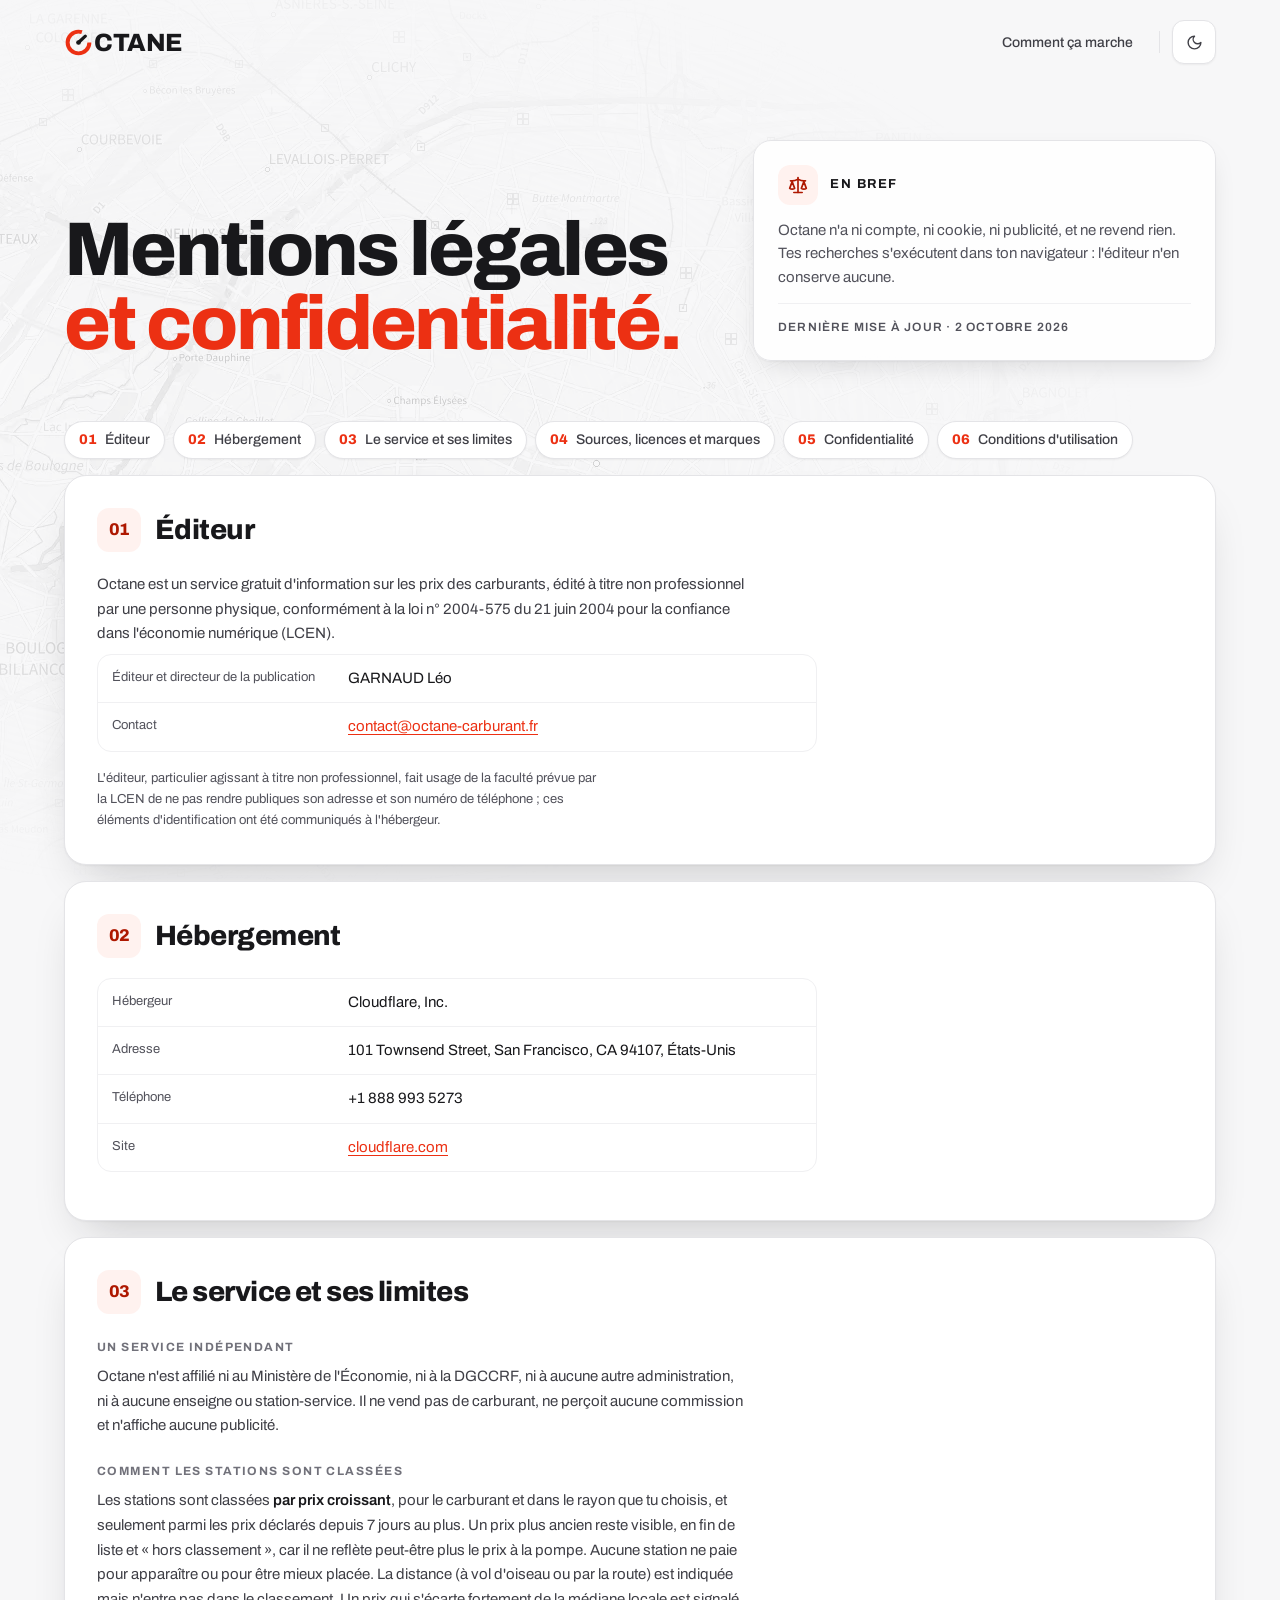
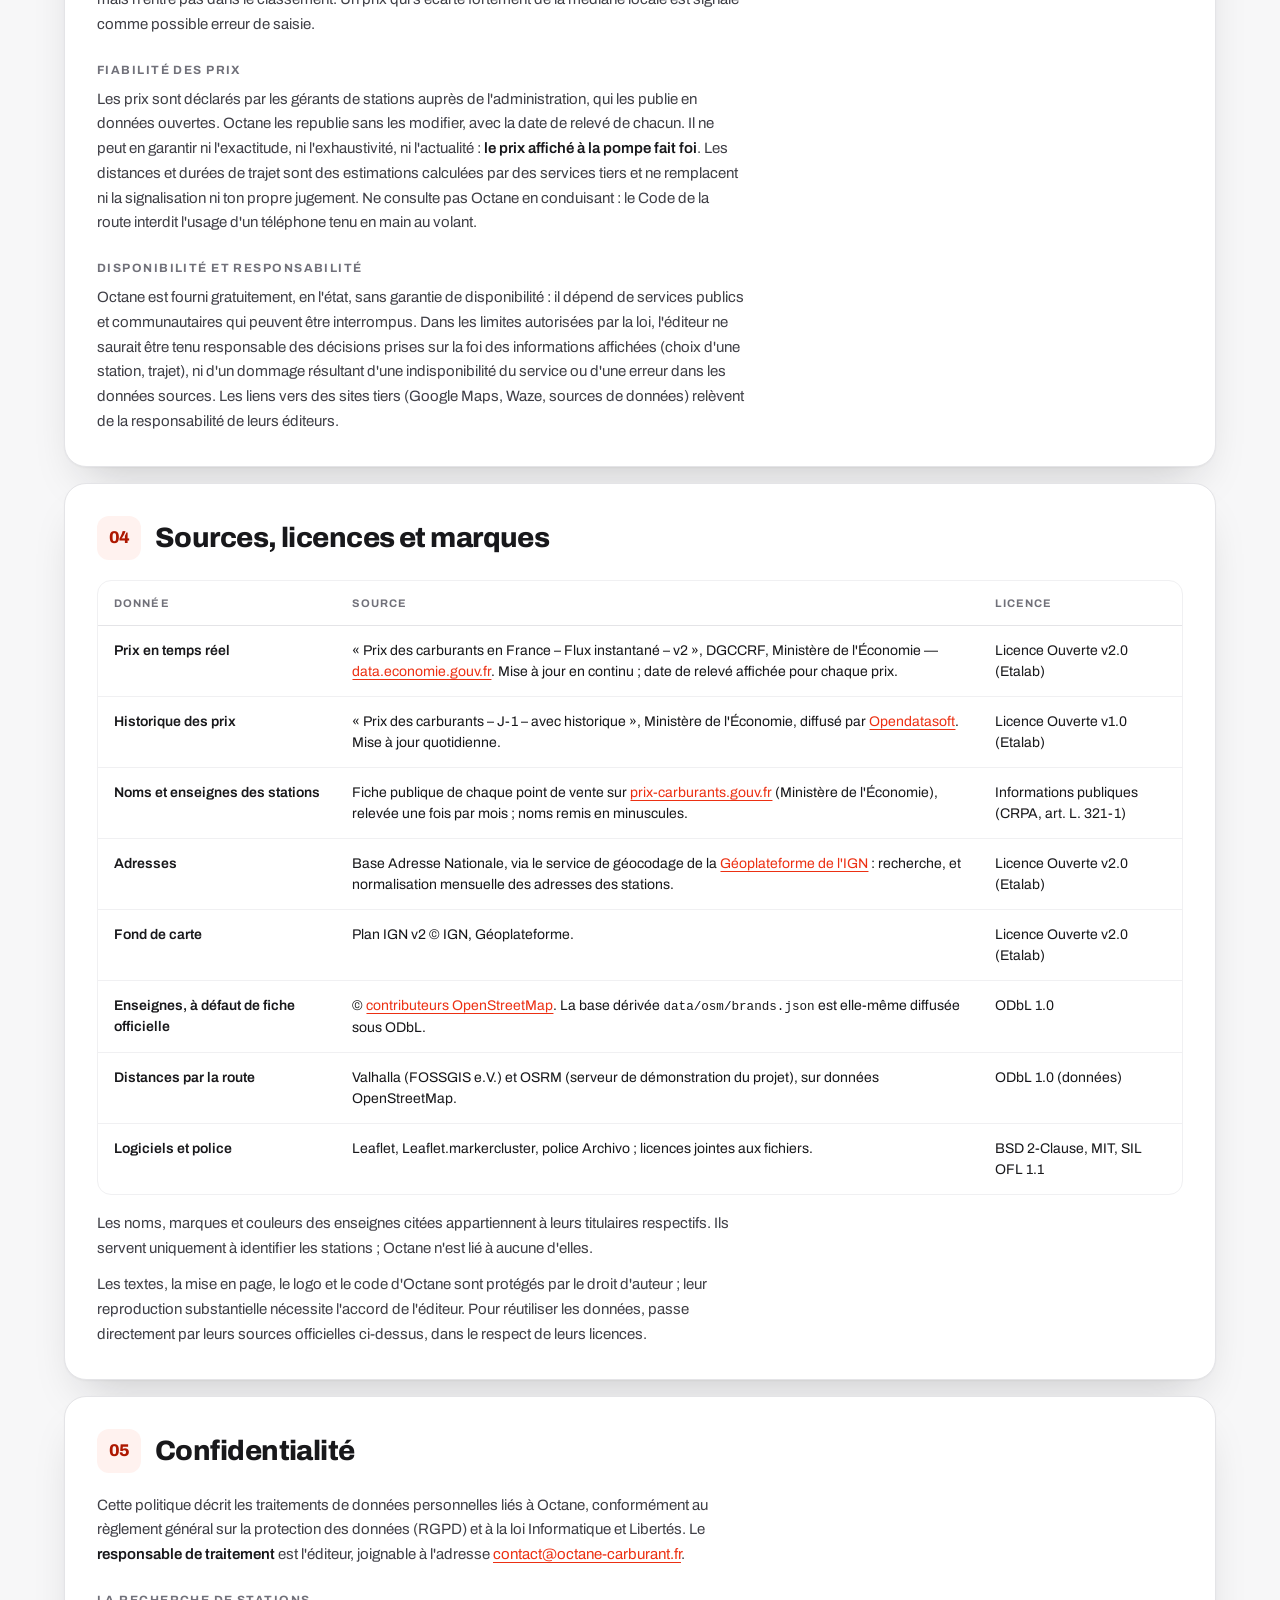
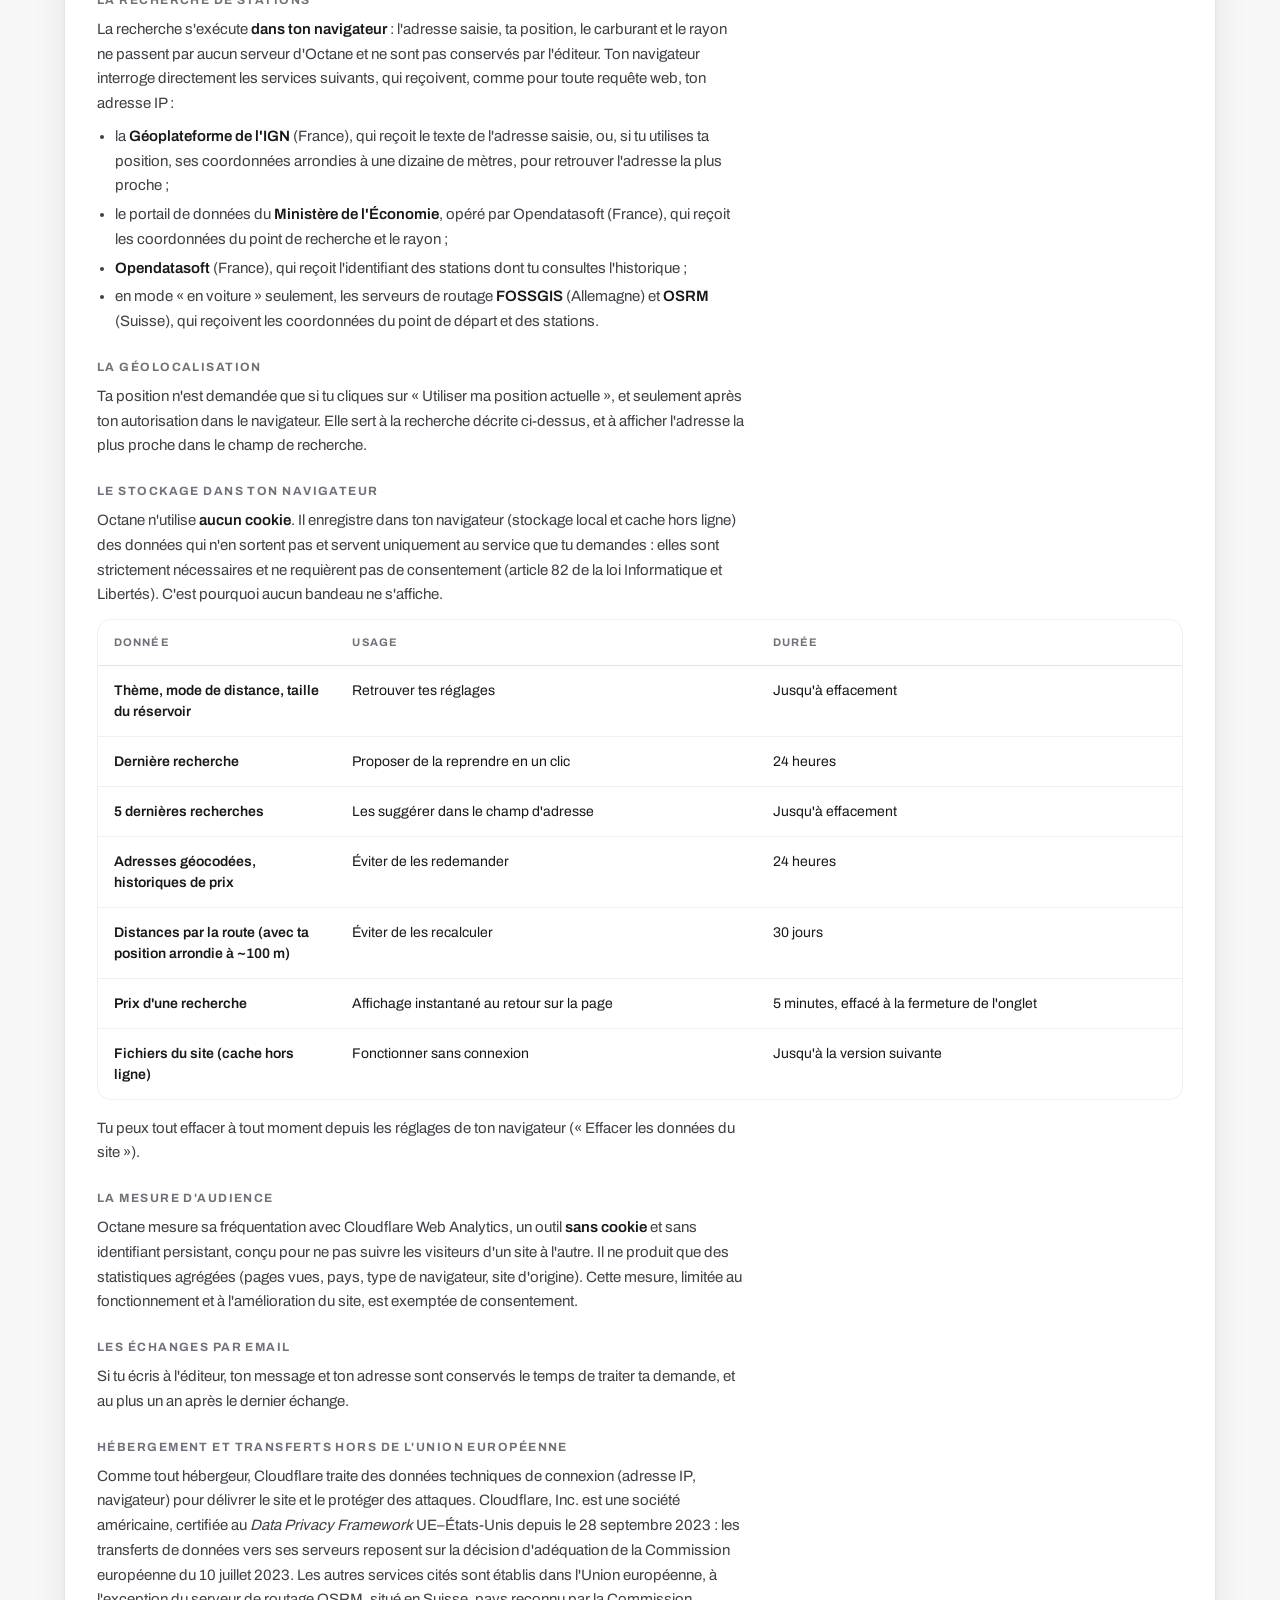
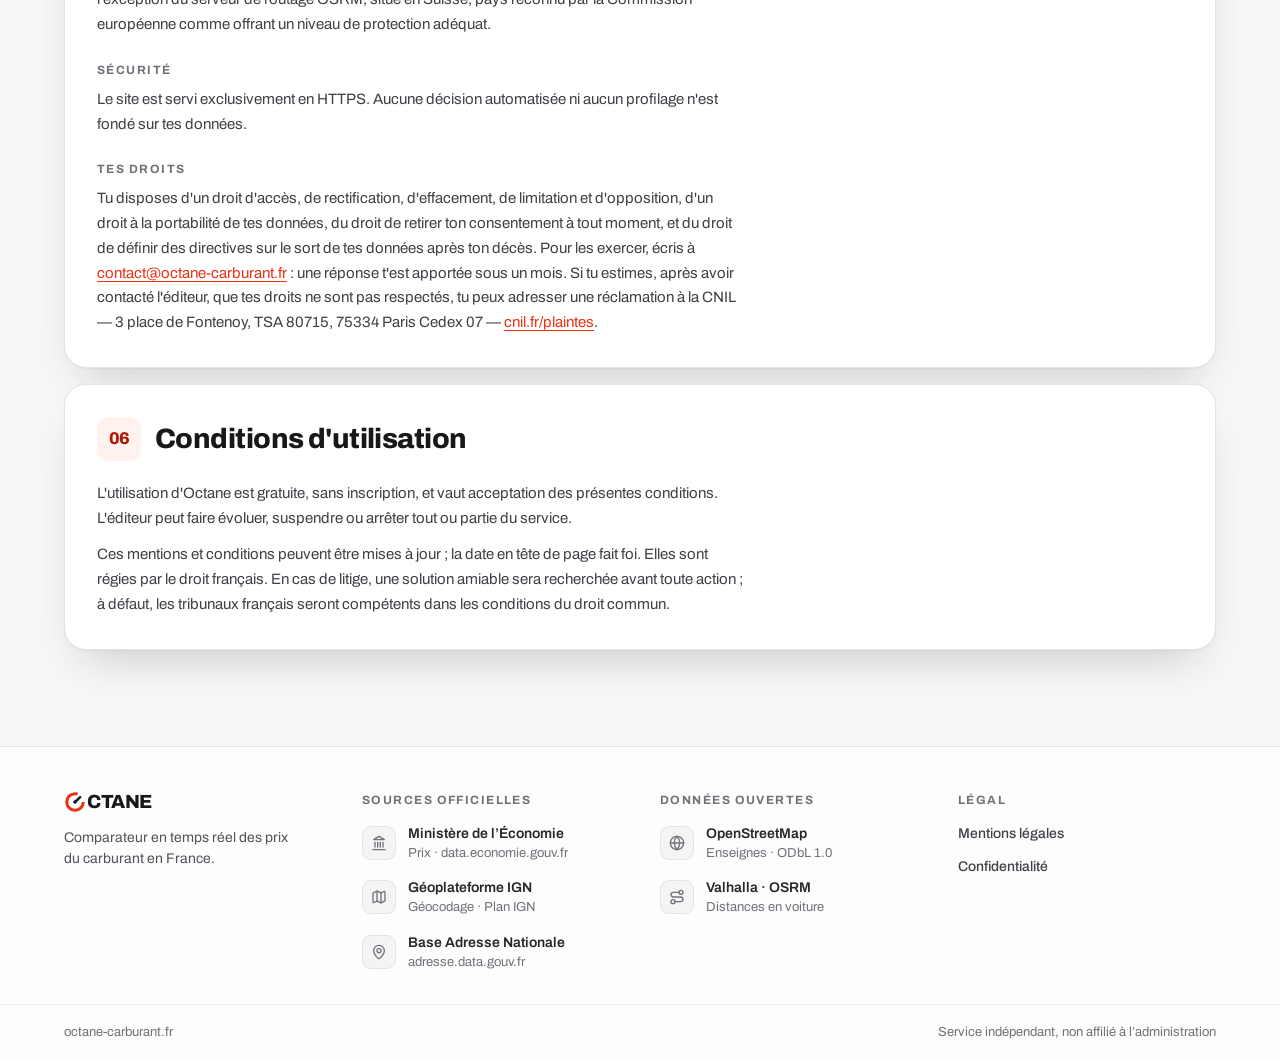
<file: public/mentions-legales.html>
<!DOCTYPE html>
<!--
  Adresse postale et téléphone de l'éditeur : la LCEN permet à un particulier
  éditant à titre non professionnel de ne pas les publier, À CONDITION de les
  avoir communiqués à l'hébergeur (nom, adresse et téléphone renseignés dans le
  profil du compte Cloudflare). Sinon, les publier dans la section « Éditeur ».
  Un champ encore à compléter se balise <mark class="todo"> : il s'affiche
  surligné en rouge tant qu'il n'est pas rempli.
-->
<html lang="fr">
<head>
  <meta charset="UTF-8" />
  <meta name="viewport" content="width=device-width, initial-scale=1.0" />
  <title>Mentions légales et confidentialité — OCTANE</title>
  <meta name="description" content="Éditeur, hébergeur, sources et licences des données, politique de confidentialité et conditions d'utilisation d'Octane." />
  <meta name="theme-color" content="#0f0f11" media="(prefers-color-scheme: dark)" />
  <meta name="theme-color" content="#f7f7f8" media="(prefers-color-scheme: light)" />
  <link rel="icon" type="image/svg+xml" href="favicon.svg" />
  <link rel="apple-touch-icon" href="apple-touch-icon.png" />
  <link rel="manifest" href="manifest.webmanifest" />
  <link rel="canonical" href="https://octane-carburant.fr/mentions-legales" />
  <!-- Applique le thème enregistré avant le premier rendu (évite le flash). -->
  <script src="theme-init.js"></script>
  <link rel="preload" href="fonts/archivo-latin.woff2" as="font" type="font/woff2" crossorigin />
  <link rel="stylesheet" href="fonts/archivo.css" />
  <link rel="stylesheet" href="design-system.css" />
  <link rel="stylesheet" href="mentions-legales.css" />
</head>
<body>
  <div class="backdrop" aria-hidden="true"></div>
  <div class="page">
    <header>
      <nav class="site-nav" aria-label="Navigation principale">
        <a class="brand" href="./" aria-label="Octane — accueil">
          <svg class="brand-mark" viewBox="0 0 32 32" aria-hidden="true"><circle class="arc" cx="16" cy="16" r="12"/><path class="needle" d="M16 16 23.5 9"/><circle class="hub" cx="16" cy="16" r="2.6"/></svg>
          <span class="brand-word" aria-hidden="true">CTANE</span>
        </a>
        <div class="nav-links">
          <a class="nav-link" href="comment-ca-marche"><svg class="nav-icon" viewBox="0 0 24 24" aria-hidden="true"><circle cx="12" cy="12" r="10"/><path d="M9.09 9a3 3 0 0 1 5.83 1c0 2-3 3-3 3"/><path d="M12 17h.01"/></svg><span class="nav-label">Comment ça marche</span></a>
        </div>
        <span class="nav-sep" aria-hidden="true"></span>
        <button id="themeToggle" class="icon-btn theme-toggle" type="button" aria-label="Changer de thème" title="Changer de thème">
          <svg class="icon-moon" viewBox="0 0 24 24" aria-hidden="true"><path d="M12 3a6 6 0 0 0 9 9 9 9 0 1 1-9-9Z"/></svg>
          <svg class="icon-sun" viewBox="0 0 24 24" aria-hidden="true"><circle cx="12" cy="12" r="4"/><path d="M12 2v2"/><path d="M12 20v2"/><path d="m4.93 4.93 1.41 1.41"/><path d="m17.66 17.66 1.41 1.41"/><path d="M2 12h2"/><path d="M20 12h2"/><path d="m6.34 17.66-1.41 1.41"/><path d="m19.07 4.93-1.41 1.41"/></svg>
        </button>
      </nav>
    </header>

    <main>
    <section class="hero">
      <h1>Mentions légales<br /><em>et confidentialité.</em></h1>
      <div class="hero-card">
        <div class="hero-card-head">
          <span class="icon-chip"><svg viewBox="0 0 24 24" aria-hidden="true"><path d="m16 16 3-8 3 8c-.87.65-1.92 1-3 1s-2.13-.35-3-1Z"/><path d="m2 16 3-8 3 8c-.87.65-1.92 1-3 1s-2.13-.35-3-1Z"/><path d="M7 21h10"/><path d="M12 3v18"/><path d="M3 7h2c2 0 5-1 7-2 2 1 5 2 7 2h2"/></svg></span>
          <span class="hero-kicker">En bref</span>
        </div>
        <p>Octane n'a ni compte, ni cookie, ni publicité, et ne revend rien. Tes recherches s'exécutent dans
           ton navigateur : l'éditeur n'en conserve aucune.</p>
        <div class="hero-card-foot"><span>Dernière mise à jour · 2 octobre 2026</span></div>
      </div>
    </section>

    <nav class="legal-toc" aria-label="Sommaire">
      <ol>
        <li><a href="#editeur">Éditeur</a></li>
        <li><a href="#hebergement">Hébergement</a></li>
        <li><a href="#service">Le service et ses limites</a></li>
        <li><a href="#sources">Sources, licences et marques</a></li>
        <li><a href="#confidentialite">Confidentialité</a></li>
        <li><a href="#conditions">Conditions d'utilisation</a></li>
      </ol>
    </nav>

    <article class="legal">

      <section id="editeur" class="legal-section">
        <h2><span class="legal-num">01</span>Éditeur</h2>
        <p>Octane est un service gratuit d'information sur les prix des carburants, édité à titre non
           professionnel par une personne physique, conformément à la loi n° 2004-575 du 21 juin 2004 pour la
           confiance dans l'économie numérique (LCEN).</p>
        <dl class="legal-facts">
          <div><dt>Éditeur et directeur de la publication</dt><dd>GARNAUD Léo</dd></div>
          <div><dt>Contact</dt><dd><a href="mailto:contact@octane-carburant.fr">contact@octane-carburant.fr</a></dd></div>
        </dl>
        <p class="legal-note">L'éditeur, particulier agissant à titre non professionnel, fait usage de la faculté
           prévue par la LCEN de ne pas rendre publiques son adresse et son numéro de téléphone ; ces éléments
           d'identification ont été communiqués à l'hébergeur.</p>
      </section>

      <section id="hebergement" class="legal-section">
        <h2><span class="legal-num">02</span>Hébergement</h2>
        <dl class="legal-facts">
          <div><dt>Hébergeur</dt><dd>Cloudflare, Inc.</dd></div>
          <div><dt>Adresse</dt><dd>101 Townsend Street, San Francisco, CA 94107, États-Unis</dd></div>
          <div><dt>Téléphone</dt><dd>+1 888 993 5273</dd></div>
          <div><dt>Site</dt><dd><a href="https://www.cloudflare.com" target="_blank" rel="noopener">cloudflare.com</a></dd></div>
        </dl>
      </section>

      <section id="service" class="legal-section">
        <h2><span class="legal-num">03</span>Le service et ses limites</h2>

        <h3>Un service indépendant</h3>
        <p>Octane n'est affilié ni au Ministère de l'Économie, ni à la DGCCRF, ni à aucune autre administration,
           ni à aucune enseigne ou station-service. Il ne vend pas de carburant, ne perçoit aucune commission et
           n'affiche aucune publicité.</p>

        <h3>Comment les stations sont classées</h3>
        <p>Les stations sont classées <strong>par prix croissant</strong>, pour le carburant et dans le rayon que
           tu choisis, et seulement parmi les prix déclarés depuis 7 jours au plus. Un prix plus ancien reste
           visible, en fin de liste et « hors classement », car il ne reflète peut-être plus le prix à la pompe.
           Aucune station ne paie pour apparaître ou pour être mieux placée. La distance (à vol d'oiseau ou par
           la route) est indiquée mais n'entre pas dans le classement. Un prix qui s'écarte fortement de la
           médiane locale est signalé comme possible erreur de saisie.</p>

        <h3>Fiabilité des prix</h3>
        <p>Les prix sont déclarés par les gérants de stations auprès de l'administration, qui les publie en
           données ouvertes. Octane les republie sans les modifier, avec la date de relevé de chacun. Il ne peut
           en garantir ni l'exactitude, ni l'exhaustivité, ni l'actualité : <strong>le prix affiché à la pompe
           fait foi</strong>. Les distances et durées de trajet sont des estimations calculées par des services
           tiers et ne remplacent ni la signalisation ni ton propre jugement. Ne consulte pas Octane en
           conduisant : le Code de la route interdit l'usage d'un téléphone tenu en main au volant.</p>

        <h3>Disponibilité et responsabilité</h3>
        <p>Octane est fourni gratuitement, en l'état, sans garantie de disponibilité : il dépend de services
           publics et communautaires qui peuvent être interrompus. Dans les limites autorisées par la loi,
           l'éditeur ne saurait être tenu responsable des décisions prises sur la foi des informations affichées
           (choix d'une station, trajet), ni d'un dommage résultant d'une indisponibilité du service ou d'une
           erreur dans les données sources. Les liens vers des sites tiers (Google Maps, Waze, sources de
           données) relèvent de la responsabilité de leurs éditeurs.</p>
      </section>

      <section id="sources" class="legal-section">
        <h2><span class="legal-num">04</span>Sources, licences et marques</h2>
        <div class="legal-table-wrap">
          <table class="table legal-table legal-table--sources">
            <thead><tr><th>Donnée</th><th>Source</th><th>Licence</th></tr></thead>
            <tbody>
              <tr>
                <td>Prix en temps réel</td>
                <td>« Prix des carburants en France – Flux instantané – v2 », DGCCRF, Ministère de l'Économie —
                    <a href="https://data.economie.gouv.fr/explore/dataset/prix-des-carburants-en-france-flux-instantane-v2/" target="_blank" rel="noopener">data.economie.gouv.fr</a>.
                    Mise à jour en continu ; date de relevé affichée pour chaque prix.</td>
                <td>Licence Ouverte v2.0 (Etalab)</td>
              </tr>
              <tr>
                <td>Historique des prix</td>
                <td>« Prix des carburants – J-1 – avec historique », Ministère de l'Économie, diffusé par
                    <a href="https://public.opendatasoft.com/explore/dataset/prix-des-carburants-j-1/" target="_blank" rel="noopener">Opendatasoft</a>.
                    Mise à jour quotidienne.</td>
                <td>Licence Ouverte v1.0 (Etalab)</td>
              </tr>
              <tr>
                <td>Noms et enseignes des stations</td>
                <td>Fiche publique de chaque point de vente sur
                    <a href="https://www.prix-carburants.gouv.fr" target="_blank" rel="noopener">prix-carburants.gouv.fr</a>
                    (Ministère de l'Économie), relevée une fois par mois ; noms remis en minuscules.</td>
                <td>Informations publiques (CRPA, art. L. 321-1)</td>
              </tr>
              <tr>
                <td>Adresses</td>
                <td>Base Adresse Nationale, via le service de géocodage de la
                    <a href="https://geoservices.ign.fr" target="_blank" rel="noopener">Géoplateforme de l'IGN</a> :
                    recherche, et normalisation mensuelle des adresses des stations.</td>
                <td>Licence Ouverte v2.0 (Etalab)</td>
              </tr>
              <tr>
                <td>Fond de carte</td>
                <td>Plan IGN v2 © IGN, Géoplateforme.</td>
                <td>Licence Ouverte v2.0 (Etalab)</td>
              </tr>
              <tr>
                <td>Enseignes, à défaut de fiche officielle</td>
                <td>© <a href="https://www.openstreetmap.org/copyright" target="_blank" rel="noopener">contributeurs OpenStreetMap</a>.
                    La base dérivée <code>data/osm/brands.json</code> est elle-même diffusée sous ODbL.</td>
                <td>ODbL 1.0</td>
              </tr>
              <tr>
                <td>Distances par la route</td>
                <td>Valhalla (FOSSGIS e.V.) et OSRM (serveur de démonstration du projet), sur données
                    OpenStreetMap.</td>
                <td>ODbL 1.0 (données)</td>
              </tr>
              <tr>
                <td>Logiciels et police</td>
                <td>Leaflet, Leaflet.markercluster, police Archivo ; licences jointes aux fichiers.</td>
                <td>BSD 2-Clause, MIT, SIL OFL 1.1</td>
              </tr>
            </tbody>
          </table>
        </div>
        <p>Les noms, marques et couleurs des enseignes citées appartiennent à leurs titulaires respectifs. Ils
           servent uniquement à identifier les stations ; Octane n'est lié à aucune d'elles.</p>
        <p>Les textes, la mise en page, le logo et le code d'Octane sont protégés par le droit d'auteur ; leur
           reproduction substantielle nécessite l'accord de l'éditeur. Pour réutiliser les données, passe
           directement par leurs sources officielles ci-dessus, dans le respect de leurs licences.</p>
      </section>

      <section id="confidentialite" class="legal-section">
        <h2><span class="legal-num">05</span>Confidentialité</h2>
        <p>Cette politique décrit les traitements de données personnelles liés à Octane, conformément au
           règlement général sur la protection des données (RGPD) et à la loi Informatique et Libertés.
           Le <strong>responsable de traitement</strong> est l'éditeur, joignable à
           l'adresse <a href="mailto:contact@octane-carburant.fr">contact@octane-carburant.fr</a>.</p>

        <h3>La recherche de stations</h3>
        <p>La recherche s'exécute <strong>dans ton navigateur</strong> : l'adresse saisie, ta position, le
           carburant et le rayon ne passent par aucun serveur d'Octane et ne sont pas conservés par l'éditeur.
           Ton navigateur interroge directement les services suivants, qui reçoivent, comme pour toute requête
           web, ton adresse IP :</p>
        <ul class="legal-list">
          <li>la <strong>Géoplateforme de l'IGN</strong> (France), qui reçoit le texte de l'adresse saisie, ou,
              si tu utilises ta position, ses coordonnées arrondies à une dizaine de mètres, pour retrouver
              l'adresse la plus proche ;</li>
          <li>le portail de données du <strong>Ministère de l'Économie</strong>, opéré par Opendatasoft (France),
              qui reçoit les coordonnées du point de recherche et le rayon ;</li>
          <li><strong>Opendatasoft</strong> (France), qui reçoit l'identifiant des stations dont tu consultes
              l'historique ;</li>
          <li>en mode « en voiture » seulement, les serveurs de routage <strong>FOSSGIS</strong> (Allemagne) et
              <strong>OSRM</strong> (Suisse), qui reçoivent les coordonnées du point de départ et des stations.</li>
        </ul>

        <h3>La géolocalisation</h3>
        <p>Ta position n'est demandée que si tu cliques sur « Utiliser ma position actuelle », et seulement
           après ton autorisation dans le navigateur. Elle sert à la recherche décrite ci-dessus, et à afficher
           l'adresse la plus proche dans le champ de recherche.</p>

        <h3>Le stockage dans ton navigateur</h3>
        <p>Octane n'utilise <strong>aucun cookie</strong>. Il enregistre dans ton navigateur (stockage local et
           cache hors ligne) des données qui n'en sortent pas et servent uniquement au service que tu demandes :
           elles sont strictement nécessaires et ne requièrent pas de consentement (article 82 de la loi
           Informatique et Libertés). C'est pourquoi aucun bandeau ne s'affiche.</p>
        <div class="legal-table-wrap">
          <table class="table legal-table legal-table--storage">
            <thead><tr><th>Donnée</th><th>Usage</th><th>Durée</th></tr></thead>
            <tbody>
              <tr><td>Thème, mode de distance, taille du réservoir</td><td>Retrouver tes réglages</td><td>Jusqu'à effacement</td></tr>
              <tr><td>Dernière recherche</td><td>Proposer de la reprendre en un clic</td><td>24 heures</td></tr>
              <tr><td>5 dernières recherches</td><td>Les suggérer dans le champ d'adresse</td><td>Jusqu'à effacement</td></tr>
              <tr><td>Adresses géocodées, historiques de prix</td><td>Éviter de les redemander</td><td>24 heures</td></tr>
              <tr><td>Distances par la route (avec ta position arrondie à ~100 m)</td><td>Éviter de les recalculer</td><td>30 jours</td></tr>
              <tr><td>Prix d'une recherche</td><td>Affichage instantané au retour sur la page</td><td>5 minutes, effacé à la fermeture de l'onglet</td></tr>
              <tr><td>Fichiers du site (cache hors ligne)</td><td>Fonctionner sans connexion</td><td>Jusqu'à la version suivante</td></tr>
            </tbody>
          </table>
        </div>
        <p>Tu peux tout effacer à tout moment depuis les réglages de ton navigateur (« Effacer les données du
           site »).</p>

        <h3>La mesure d'audience</h3>
        <p>Octane mesure sa fréquentation avec Cloudflare Web Analytics, un outil <strong>sans cookie</strong>
           et sans identifiant persistant, conçu pour ne pas suivre les visiteurs d'un site à l'autre. Il ne
           produit que des statistiques agrégées (pages vues, pays, type de navigateur, site d'origine). Cette
           mesure, limitée au fonctionnement et à l'amélioration du site, est exemptée de consentement.</p>

        <h3>Les échanges par email</h3>
        <p>Si tu écris à l'éditeur, ton message et ton adresse sont conservés le temps de traiter ta demande, et
           au plus un an après le dernier échange.</p>

        <h3>Hébergement et transferts hors de l'Union européenne</h3>
        <p>Comme tout hébergeur, Cloudflare traite des données techniques de connexion (adresse IP, navigateur)
           pour délivrer le site et le protéger des attaques. Cloudflare, Inc. est une société américaine,
           certifiée au <em>Data Privacy Framework</em> UE–États-Unis depuis le 28 septembre 2023 : les transferts
           de données vers ses serveurs reposent sur la décision d'adéquation de la Commission européenne du
           10 juillet 2023. Les autres services cités sont établis dans l'Union européenne, à l'exception du
           serveur de routage OSRM, situé en Suisse, pays reconnu par la Commission européenne comme offrant un
           niveau de protection adéquat.</p>

        <h3>Sécurité</h3>
        <p>Le site est servi exclusivement en HTTPS. Aucune décision automatisée ni aucun profilage n'est fondé
           sur tes données.</p>

        <h3>Tes droits</h3>
        <p>Tu disposes d'un droit d'accès, de rectification, d'effacement, de limitation et d'opposition, d'un
           droit à la portabilité de tes données, du droit de retirer ton consentement à tout moment, et du droit
           de définir des directives sur le sort de tes données après ton décès. Pour les exercer, écris à
           <a href="mailto:contact@octane-carburant.fr">contact@octane-carburant.fr</a> : une réponse t'est apportée sous un mois. Si tu estimes,
           après avoir contacté l'éditeur, que tes droits ne sont pas respectés, tu peux adresser une réclamation à
           la CNIL — 3 place de Fontenoy, TSA 80715, 75334 Paris Cedex 07 —
           <a href="https://www.cnil.fr/fr/plaintes" target="_blank" rel="noopener">cnil.fr/plaintes</a>.</p>
      </section>

      <section id="conditions" class="legal-section">
        <h2><span class="legal-num">06</span>Conditions d'utilisation</h2>
        <p>L'utilisation d'Octane est gratuite, sans inscription, et vaut acceptation des présentes conditions.
           L'éditeur peut faire évoluer, suspendre ou arrêter tout ou partie du service.</p>
        <p>Ces mentions et conditions peuvent être mises à jour ; la date en tête de page fait foi. Elles sont
           régies par le droit français. En cas de litige, une solution amiable sera recherchée avant toute
           action ; à défaut, les tribunaux français seront compétents dans les conditions du droit commun.</p>
      </section>

    </article>
    </main>
  </div>

  <footer class="site-footer">
    <div class="footer-grid">
      <div class="footer-col">
        <a class="brand" href="./" aria-label="Octane — accueil">
          <svg class="brand-mark" viewBox="0 0 32 32" aria-hidden="true"><circle class="arc" cx="16" cy="16" r="12"/><path class="needle" d="M16 16 23.5 9"/><circle class="hub" cx="16" cy="16" r="2.6"/></svg>
          <span class="brand-word" aria-hidden="true">CTANE</span>
        </a>
        <p>Comparateur en temps réel des prix du carburant en France.</p>
      </div>
      <div class="footer-col">
        <h2 class="footer-title">Sources officielles</h2>
        <div class="source">
          <span class="source-icon"><svg viewBox="0 0 24 24" aria-hidden="true"><path d="M3 22h18"/><path d="M6 18v-7"/><path d="M10 18v-7"/><path d="M14 18v-7"/><path d="M18 18v-7"/><path d="M12 2 20 7H4z"/></svg></span>
          <span class="source-text"><span class="source-name">Ministère de l’Économie</span><a class="source-sub" href="https://data.economie.gouv.fr" target="_blank" rel="noopener">Prix · data.economie.gouv.fr</a></span>
        </div>
        <div class="source">
          <span class="source-icon"><svg viewBox="0 0 24 24" aria-hidden="true"><path d="M14.106 5.553a2 2 0 0 0 1.788 0l3.659-1.83A1 1 0 0 1 21 4.619v12.764a1 1 0 0 1-.553.894l-4.553 2.277a2 2 0 0 1-1.788 0l-4.212-2.106a2 2 0 0 0-1.788 0l-3.659 1.83A1 1 0 0 1 3 19.381V6.618a1 1 0 0 1 .553-.894l4.553-2.277a2 2 0 0 1 1.788 0z"/><path d="M15 5.764v15"/><path d="M9 3.236v15"/></svg></span>
          <span class="source-text"><span class="source-name">Géoplateforme IGN</span><span class="source-sub">Géocodage · Plan IGN</span></span>
        </div>
        <div class="source">
          <span class="source-icon"><svg viewBox="0 0 24 24" aria-hidden="true"><path d="M20 10c0 4.993-5.539 10.193-7.399 11.799a1 1 0 0 1-1.202 0C9.539 20.193 4 14.993 4 10a8 8 0 0 1 16 0"/><circle cx="12" cy="10" r="3"/></svg></span>
          <span class="source-text"><span class="source-name">Base Adresse Nationale</span><a class="source-sub" href="https://adresse.data.gouv.fr" target="_blank" rel="noopener">adresse.data.gouv.fr</a></span>
        </div>
      </div>
      <div class="footer-col">
        <h2 class="footer-title">Données ouvertes</h2>
        <div class="source">
          <span class="source-icon"><svg viewBox="0 0 24 24" aria-hidden="true"><circle cx="12" cy="12" r="10"/><path d="M12 2a14.5 14.5 0 0 0 0 20 14.5 14.5 0 0 0 0-20"/><path d="M2 12h20"/></svg></span>
          <span class="source-text"><span class="source-name">OpenStreetMap</span><a class="source-sub" href="https://www.openstreetmap.org/copyright" target="_blank" rel="noopener">Enseignes · ODbL 1.0</a></span>
        </div>
        <div class="source">
          <span class="source-icon"><svg viewBox="0 0 24 24" aria-hidden="true"><circle cx="6" cy="19" r="3"/><path d="M9 19h8.5a3.5 3.5 0 0 0 0-7h-11a3.5 3.5 0 0 1 0-7H15"/><circle cx="18" cy="5" r="3"/></svg></span>
          <span class="source-text"><span class="source-name">Valhalla · OSRM</span><span class="source-sub">Distances en voiture</span></span>
        </div>
      </div>
      <div class="footer-col footer-legal">
        <h2 class="footer-title">Légal</h2>
        <a class="footer-link" href="mentions-legales">Mentions légales</a>
        <a class="footer-link" href="mentions-legales#confidentialite">Confidentialité</a>
      </div>
    </div>
    <div class="footer-bar">
      <div><span>octane-carburant.fr</span><span>Service indépendant, non affilié à l’administration</span></div>
    </div>
  </footer>

  <script src="site.js" defer></script>
</body>
</html>
</file>
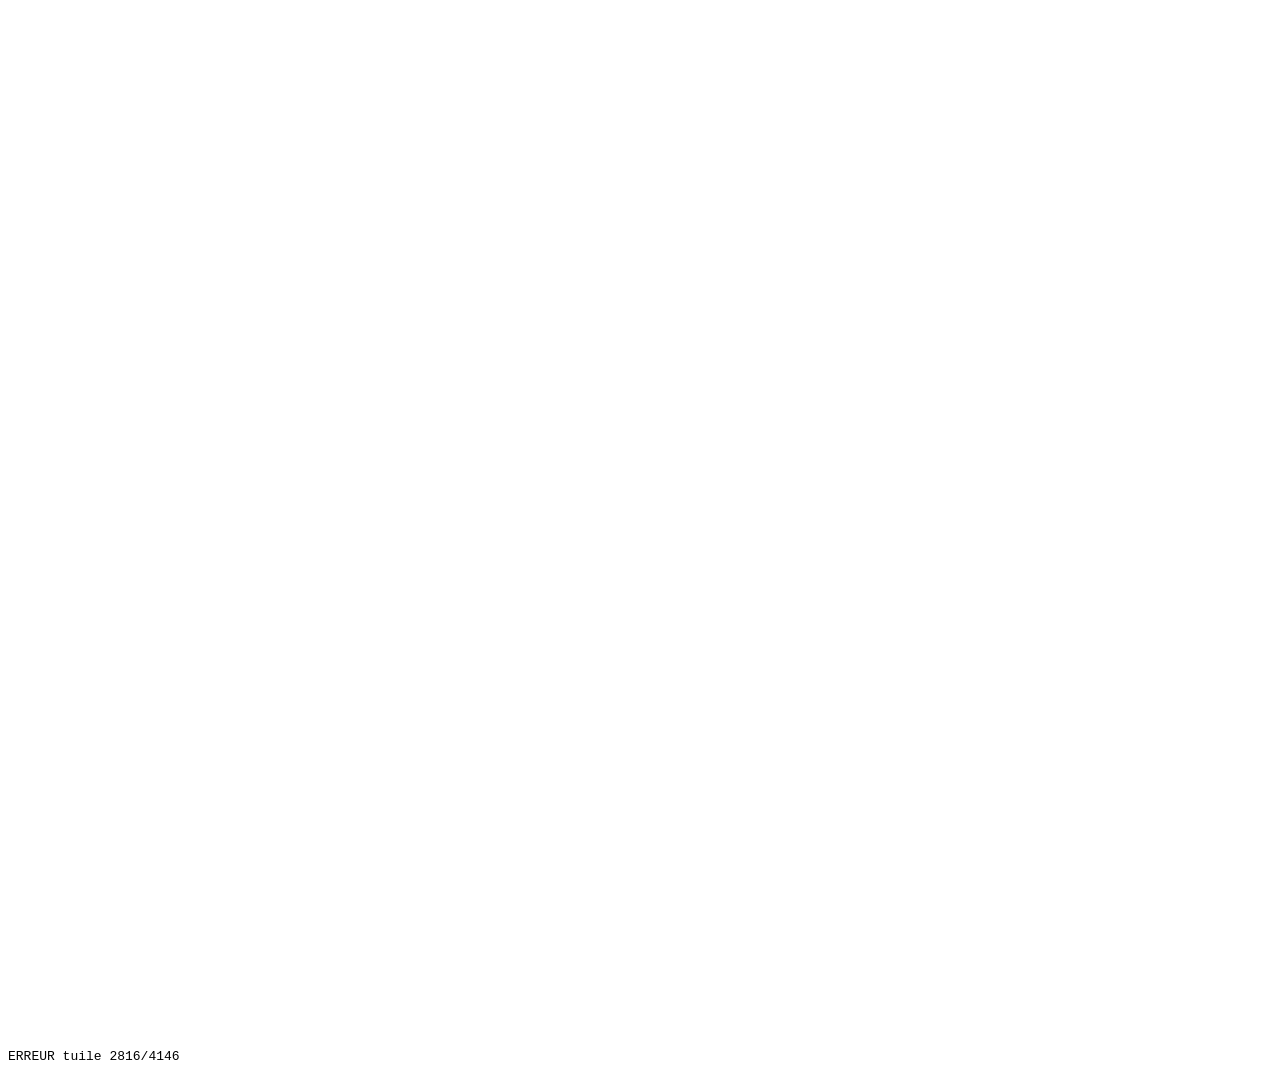
<file: scripts/brand/backdrop.html>
<!DOCTYPE html>
<!--
  Source de public/backdrop.webp, le fond de carte décoratif du haut des pages
  (classe .backdrop de design-system.css). Rendu par scripts/render-brand.mjs.

  Assemble les tuiles Plan IGN du cadrage de la maquette Claude Design
  « Accueil v3 » (zoom 13, autour de Paris) dans un canvas, les passe en
  niveaux de gris, puis écrit l'image WebP en data: URL dans #out, que le
  script de rendu vient lire. La maquette pose 7 × 4 tuiles (1792 px), mais
  son masque radial efface tout au-delà de 1405 px : on s'arrête à 1408 px.
  Le contraste et l'inversion du thème sombre restent appliqués en CSS
  (token --o-map-filter), d'où une image neutre. Qualité basse assumée :
  l'image s'affiche à 17-20 % d'opacité.

  Plan IGN : © IGN, Licence Ouverte Etalab 2.0 — crédité dans le pied de page.
-->
<html>
<head><meta charset="utf-8"></head>
<body>
<canvas id="map" width="1408" height="1024"></canvas>
<pre id="out"></pre>
<script>
  const Z = 13, COL0 = 4146, ROW0 = 2816, COLS = 6, ROWS = 4, SIZE = 256;
  const QUALITY = 0.3;
  const tile = (row, col) => 'https://data.geopf.fr/wmts?SERVICE=WMTS&REQUEST=GetTile&VERSION=1.0.0' +
    '&LAYER=GEOGRAPHICALGRIDSYSTEMS.PLANIGNV2&STYLE=normal&FORMAT=image/png' +
    `&TILEMATRIXSET=PM_0_19&TILEMATRIX=${Z}&TILEROW=${row}&TILECOL=${col}`;

  const out = document.getElementById('out');
  const ctx = document.getElementById('map').getContext('2d');
  ctx.filter = 'grayscale(1)';

  // crossOrigin : la Géoplateforme répond « Access-Control-Allow-Origin: * »,
  // le canvas reste donc exportable.
  const load = (row, col) => new Promise((resolve, reject) => {
    const img = new Image();
    img.crossOrigin = 'anonymous';
    img.onload = () => resolve({ img, row, col });
    img.onerror = () => reject(new Error(`tuile ${row}/${col}`));
    img.src = tile(row, col);
  });

  const jobs = [];
  for (let r = 0; r < ROWS; r++) for (let c = 0; c < COLS; c++) jobs.push(load(ROW0 + r, COL0 + c));
  Promise.all(jobs).then(tiles => {
    for (const t of tiles) ctx.drawImage(t.img, (t.col - COL0) * SIZE, (t.row - ROW0) * SIZE);
    out.textContent = ctx.canvas.toDataURL('image/webp', QUALITY);
  }).catch(err => { out.textContent = 'ERREUR ' + err.message; });
</script>
</body>
</html>
</file>
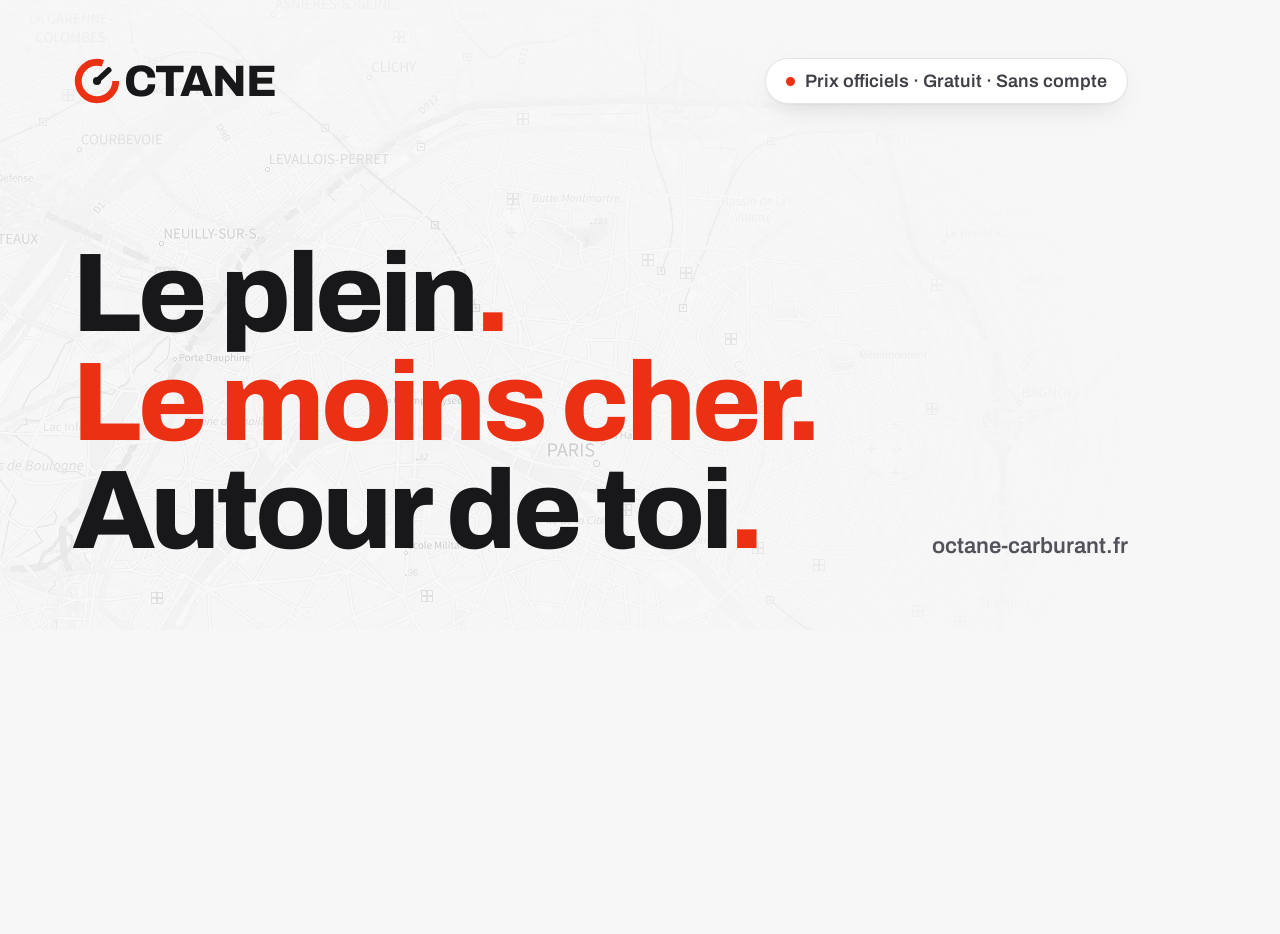
<file: scripts/brand/og-image.html>
<!DOCTYPE html>
<!-- Source de og-image.png (1200 × 630), l'aperçu affiché quand un lien Octane
     est partagé. Rendu par scripts/render-brand.mjs. Reprend l'accueil v3 :
     fond zinc et fond de carte estompé, logo jauge, titre à points rouges.
     Valeurs des tokens en dur (clair) : la page est rendue hors du site, sans
     design-system.css. Aucun prix fictif : un aperçu qui afficherait un tarif
     serait faux dès le lendemain. -->
<html lang="fr">
<head>
  <meta charset="UTF-8" />
  <link href="../../public/fonts/archivo.css" rel="stylesheet" />
  <style>
    * { box-sizing: border-box; margin: 0; padding: 0; }
    html, body { width: 1200px; height: 630px; overflow: hidden; }
    body {
      position: relative;
      display: grid;
      grid-template-rows: auto 1fr;
      padding: 56px 72px 64px;
      background: #f7f7f8;
      color: #18181b;
      font-family: "Archivo", system-ui, sans-serif;
    }
    /* Même calque que .backdrop du site (design-system.css). */
    .backdrop {
      position: absolute;
      left: -260px;
      top: -90px;
      width: 1792px;
      height: 1024px;
      background: url("../../public/backdrop.webp") 0 0 / 1408px 1024px no-repeat;
      filter: grayscale(1) contrast(1.15);
      opacity: .17;
      -webkit-mask-image: radial-gradient(ellipse 62% 60% at 30% 50%, #000 25%, transparent 78%);
      mask-image: radial-gradient(ellipse 62% 60% at 30% 50%, #000 25%, transparent 78%);
    }
    .bar, .main { position: relative; }
    .bar { display: flex; align-items: center; justify-content: space-between; }
    .brand { display: flex; align-items: center; gap: 2px; }
    .mark { width: 50px; height: 50px; }
    .word { font-weight: 800; font-size: 44px; letter-spacing: -0.02em; line-height: 1; }
    .domain { margin-bottom: 8px; font-size: 22px; font-weight: 600; color: #52525b; }
    .main { display: flex; align-items: flex-end; justify-content: space-between; gap: 40px; }
    /* 112 px : la taille du titre de l'accueil sur ordinateur (76 px) agrandie
       pour une vignette, et « Le moins cher. » tient encore sur une ligne. */
    h1 {
      font-weight: 800;
      font-size: 112px;
      line-height: .97;
      letter-spacing: -0.035em;
      white-space: nowrap;
    }
    h1 em, h1 .dot { font-style: normal; color: #ec3013; }
    .pill {
      display: flex;
      align-items: center;
      gap: 10px;
      padding: 12px 20px;
      border: 1px solid #e4e4e7;
      border-radius: 999px;
      background: #fff;
      box-shadow: 0 1px 2px rgba(24, 24, 27, .04), 0 10px 30px -12px rgba(24, 24, 27, .18);
      font-size: 18px;
      font-weight: 600;
      color: #3f3f46;
      white-space: nowrap;
    }
    .pill .dot { width: 9px; height: 9px; border-radius: 50%; background: #ec3013; }
  </style>
</head>
<body>
  <div class="backdrop"></div>
  <div class="bar">
    <div class="brand">
      <svg class="mark" viewBox="0 0 32 32" aria-hidden="true">
        <circle cx="16" cy="16" r="12" fill="none" stroke="#ec3013" stroke-width="4.4" stroke-dasharray="60 15.4"/>
        <path d="M16 16 23.5 9" stroke="#18181b" stroke-width="3.6" stroke-linecap="round"/>
        <circle cx="16" cy="16" r="2.6" fill="#18181b"/>
      </svg>
      <span class="word">CTANE</span>
    </div>
    <div class="pill"><span class="dot"></span>Prix officiels · Gratuit · Sans compte</div>
  </div>
  <div class="main">
    <h1>Le plein<span class="dot">.</span><br /><em>Le moins cher.</em><br />Autour de toi<span class="dot">.</span></h1>
    <div class="domain">octane-carburant.fr</div>
  </div>
</body>
</html>
</file>
<file: fonts/archivo.css>
/* Archivo, servie par le site lui-même plutôt que par Google Fonts : aucune
   adresse IP de visiteur ne part chez Google (transfert que la jurisprudence
   européenne a jugé contraire au RGPD), et une dépendance tierce de moins.

   Police variable : un seul fichier couvre les graisses 400 à 800 utilisées
   par le design system. Deux sous-ensembles, repris tels quels de Google Fonts
   (Archivo v25) : latin (dont €, ’, Œ) et latin étendu, chargé seulement si
   une page contient un caractère de sa plage. Licence : SIL OFL 1.1 (OFL.txt). */

/* latin-ext */
@font-face {
  font-family: 'Archivo';
  font-style: normal;
  font-weight: 400 800;
  font-display: swap;
  src: url('archivo-latin-ext.woff2') format('woff2');
  unicode-range: U+0100-02BA, U+02BD-02C5, U+02C7-02CC, U+02CE-02D7, U+02DD-02FF, U+0304, U+0308, U+0329, U+1D00-1DBF, U+1E00-1E9F, U+1EF2-1EFF, U+2020, U+20A0-20AB, U+20AD-20C0, U+2113, U+2C60-2C7F, U+A720-A7FF;
}
/* latin */
@font-face {
  font-family: 'Archivo';
  font-style: normal;
  font-weight: 400 800;
  font-display: swap;
  src: url('archivo-latin.woff2') format('woff2');
  unicode-range: U+0000-00FF, U+0131, U+0152-0153, U+02BB-02BC, U+02C6, U+02DA, U+02DC, U+0304, U+0308, U+0329, U+2000-206F, U+20AC, U+2122, U+2191, U+2193, U+2212, U+2215, U+FEFF, U+FFFD;
}
</file>
<file: vendor/leaflet/leaflet.css>
/* required styles */

.leaflet-pane,
.leaflet-tile,
.leaflet-marker-icon,
.leaflet-marker-shadow,
.leaflet-tile-container,
.leaflet-pane > svg,
.leaflet-pane > canvas,
.leaflet-zoom-box,
.leaflet-image-layer,
.leaflet-layer {
	position: absolute;
	left: 0;
	top: 0;
	}
.leaflet-container {
	overflow: hidden;
	}
.leaflet-tile,
.leaflet-marker-icon,
.leaflet-marker-shadow {
	-webkit-user-select: none;
	   -moz-user-select: none;
	        user-select: none;
	  -webkit-user-drag: none;
	}
/* Prevents IE11 from highlighting tiles in blue */
.leaflet-tile::selection {
	background: transparent;
}
/* Safari renders non-retina tile on retina better with this, but Chrome is worse */
.leaflet-safari .leaflet-tile {
	image-rendering: -webkit-optimize-contrast;
	}
/* hack that prevents hw layers "stretching" when loading new tiles */
.leaflet-safari .leaflet-tile-container {
	width: 1600px;
	height: 1600px;
	-webkit-transform-origin: 0 0;
	}
.leaflet-marker-icon,
.leaflet-marker-shadow {
	display: block;
	}
/* .leaflet-container svg: reset svg max-width decleration shipped in Joomla! (joomla.org) 3.x */
/* .leaflet-container img: map is broken in FF if you have max-width: 100% on tiles */
.leaflet-container .leaflet-overlay-pane svg {
	max-width: none !important;
	max-height: none !important;
	}
.leaflet-container .leaflet-marker-pane img,
.leaflet-container .leaflet-shadow-pane img,
.leaflet-container .leaflet-tile-pane img,
.leaflet-container img.leaflet-image-layer,
.leaflet-container .leaflet-tile {
	max-width: none !important;
	max-height: none !important;
	width: auto;
	padding: 0;
	}

.leaflet-container img.leaflet-tile {
	/* See: https://bugs.chromium.org/p/chromium/issues/detail?id=600120 */
	mix-blend-mode: plus-lighter;
}

.leaflet-container.leaflet-touch-zoom {
	-ms-touch-action: pan-x pan-y;
	touch-action: pan-x pan-y;
	}
.leaflet-container.leaflet-touch-drag {
	-ms-touch-action: pinch-zoom;
	/* Fallback for FF which doesn't support pinch-zoom */
	touch-action: none;
	touch-action: pinch-zoom;
}
.leaflet-container.leaflet-touch-drag.leaflet-touch-zoom {
	-ms-touch-action: none;
	touch-action: none;
}
.leaflet-container {
	-webkit-tap-highlight-color: transparent;
}
.leaflet-container a {
	-webkit-tap-highlight-color: rgba(51, 181, 229, 0.4);
}
.leaflet-tile {
	filter: inherit;
	visibility: hidden;
	}
.leaflet-tile-loaded {
	visibility: inherit;
	}
.leaflet-zoom-box {
	width: 0;
	height: 0;
	-moz-box-sizing: border-box;
	     box-sizing: border-box;
	z-index: 800;
	}
/* workaround for https://bugzilla.mozilla.org/show_bug.cgi?id=888319 */
.leaflet-overlay-pane svg {
	-moz-user-select: none;
	}

.leaflet-pane         { z-index: 400; }

.leaflet-tile-pane    { z-index: 200; }
.leaflet-overlay-pane { z-index: 400; }
.leaflet-shadow-pane  { z-index: 500; }
.leaflet-marker-pane  { z-index: 600; }
.leaflet-tooltip-pane   { z-index: 650; }
.leaflet-popup-pane   { z-index: 700; }

.leaflet-map-pane canvas { z-index: 100; }
.leaflet-map-pane svg    { z-index: 200; }

.leaflet-vml-shape {
	width: 1px;
	height: 1px;
	}
.lvml {
	behavior: url(#default#VML);
	display: inline-block;
	position: absolute;
	}


/* control positioning */

.leaflet-control {
	position: relative;
	z-index: 800;
	pointer-events: visiblePainted; /* IE 9-10 doesn't have auto */
	pointer-events: auto;
	}
.leaflet-top,
.leaflet-bottom {
	position: absolute;
	z-index: 1000;
	pointer-events: none;
	}
.leaflet-top {
	top: 0;
	}
.leaflet-right {
	right: 0;
	}
.leaflet-bottom {
	bottom: 0;
	}
.leaflet-left {
	left: 0;
	}
.leaflet-control {
	float: left;
	clear: both;
	}
.leaflet-right .leaflet-control {
	float: right;
	}
.leaflet-top .leaflet-control {
	margin-top: 10px;
	}
.leaflet-bottom .leaflet-control {
	margin-bottom: 10px;
	}
.leaflet-left .leaflet-control {
	margin-left: 10px;
	}
.leaflet-right .leaflet-control {
	margin-right: 10px;
	}


/* zoom and fade animations */

.leaflet-fade-anim .leaflet-popup {
	opacity: 0;
	-webkit-transition: opacity 0.2s linear;
	   -moz-transition: opacity 0.2s linear;
	        transition: opacity 0.2s linear;
	}
.leaflet-fade-anim .leaflet-map-pane .leaflet-popup {
	opacity: 1;
	}
.leaflet-zoom-animated {
	-webkit-transform-origin: 0 0;
	    -ms-transform-origin: 0 0;
	        transform-origin: 0 0;
	}
svg.leaflet-zoom-animated {
	will-change: transform;
}

.leaflet-zoom-anim .leaflet-zoom-animated {
	-webkit-transition: -webkit-transform 0.25s cubic-bezier(0,0,0.25,1);
	   -moz-transition:    -moz-transform 0.25s cubic-bezier(0,0,0.25,1);
	        transition:         transform 0.25s cubic-bezier(0,0,0.25,1);
	}
.leaflet-zoom-anim .leaflet-tile,
.leaflet-pan-anim .leaflet-tile {
	-webkit-transition: none;
	   -moz-transition: none;
	        transition: none;
	}

.leaflet-zoom-anim .leaflet-zoom-hide {
	visibility: hidden;
	}


/* cursors */

.leaflet-interactive {
	cursor: pointer;
	}
.leaflet-grab {
	cursor: -webkit-grab;
	cursor:    -moz-grab;
	cursor:         grab;
	}
.leaflet-crosshair,
.leaflet-crosshair .leaflet-interactive {
	cursor: crosshair;
	}
.leaflet-popup-pane,
.leaflet-control {
	cursor: auto;
	}
.leaflet-dragging .leaflet-grab,
.leaflet-dragging .leaflet-grab .leaflet-interactive,
.leaflet-dragging .leaflet-marker-draggable {
	cursor: move;
	cursor: -webkit-grabbing;
	cursor:    -moz-grabbing;
	cursor:         grabbing;
	}

/* marker & overlays interactivity */
.leaflet-marker-icon,
.leaflet-marker-shadow,
.leaflet-image-layer,
.leaflet-pane > svg path,
.leaflet-tile-container {
	pointer-events: none;
	}

.leaflet-marker-icon.leaflet-interactive,
.leaflet-image-layer.leaflet-interactive,
.leaflet-pane > svg path.leaflet-interactive,
svg.leaflet-image-layer.leaflet-interactive path {
	pointer-events: visiblePainted; /* IE 9-10 doesn't have auto */
	pointer-events: auto;
	}

/* visual tweaks */

.leaflet-container {
	background: #ddd;
	outline-offset: 1px;
	}
.leaflet-container a {
	color: #0078A8;
	}
.leaflet-zoom-box {
	border: 2px dotted #38f;
	background: rgba(255,255,255,0.5);
	}


/* general typography */
.leaflet-container {
	font-family: "Helvetica Neue", Arial, Helvetica, sans-serif;
	font-size: 12px;
	font-size: 0.75rem;
	line-height: 1.5;
	}


/* general toolbar styles */

.leaflet-bar {
	box-shadow: 0 1px 5px rgba(0,0,0,0.65);
	border-radius: 4px;
	}
.leaflet-bar a {
	background-color: #fff;
	border-bottom: 1px solid #ccc;
	width: 26px;
	height: 26px;
	line-height: 26px;
	display: block;
	text-align: center;
	text-decoration: none;
	color: black;
	}
.leaflet-bar a,
.leaflet-control-layers-toggle {
	background-position: 50% 50%;
	background-repeat: no-repeat;
	display: block;
	}
.leaflet-bar a:hover,
.leaflet-bar a:focus {
	background-color: #f4f4f4;
	}
.leaflet-bar a:first-child {
	border-top-left-radius: 4px;
	border-top-right-radius: 4px;
	}
.leaflet-bar a:last-child {
	border-bottom-left-radius: 4px;
	border-bottom-right-radius: 4px;
	border-bottom: none;
	}
.leaflet-bar a.leaflet-disabled {
	cursor: default;
	background-color: #f4f4f4;
	color: #bbb;
	}

.leaflet-touch .leaflet-bar a {
	width: 30px;
	height: 30px;
	line-height: 30px;
	}
.leaflet-touch .leaflet-bar a:first-child {
	border-top-left-radius: 2px;
	border-top-right-radius: 2px;
	}
.leaflet-touch .leaflet-bar a:last-child {
	border-bottom-left-radius: 2px;
	border-bottom-right-radius: 2px;
	}

/* zoom control */

.leaflet-control-zoom-in,
.leaflet-control-zoom-out {
	font: bold 18px 'Lucida Console', Monaco, monospace;
	text-indent: 1px;
	}

.leaflet-touch .leaflet-control-zoom-in, .leaflet-touch .leaflet-control-zoom-out  {
	font-size: 22px;
	}


/* layers control */

.leaflet-control-layers {
	box-shadow: 0 1px 5px rgba(0,0,0,0.4);
	background: #fff;
	border-radius: 5px;
	}
.leaflet-control-layers-toggle {
	background-image: url(images/layers.png);
	width: 36px;
	height: 36px;
	}
.leaflet-retina .leaflet-control-layers-toggle {
	background-image: url(images/layers-2x.png);
	background-size: 26px 26px;
	}
.leaflet-touch .leaflet-control-layers-toggle {
	width: 44px;
	height: 44px;
	}
.leaflet-control-layers .leaflet-control-layers-list,
.leaflet-control-layers-expanded .leaflet-control-layers-toggle {
	display: none;
	}
.leaflet-control-layers-expanded .leaflet-control-layers-list {
	display: block;
	position: relative;
	}
.leaflet-control-layers-expanded {
	padding: 6px 10px 6px 6px;
	color: #333;
	background: #fff;
	}
.leaflet-control-layers-scrollbar {
	overflow-y: scroll;
	overflow-x: hidden;
	padding-right: 5px;
	}
.leaflet-control-layers-selector {
	margin-top: 2px;
	position: relative;
	top: 1px;
	}
.leaflet-control-layers label {
	display: block;
	font-size: 13px;
	font-size: 1.08333em;
	}
.leaflet-control-layers-separator {
	height: 0;
	border-top: 1px solid #ddd;
	margin: 5px -10px 5px -6px;
	}

/* Default icon URLs */
.leaflet-default-icon-path { /* used only in path-guessing heuristic, see L.Icon.Default */
	background-image: url(images/marker-icon.png);
	}


/* attribution and scale controls */

.leaflet-container .leaflet-control-attribution {
	background: #fff;
	background: rgba(255, 255, 255, 0.8);
	margin: 0;
	}
.leaflet-control-attribution,
.leaflet-control-scale-line {
	padding: 0 5px;
	color: #333;
	line-height: 1.4;
	}
.leaflet-control-attribution a {
	text-decoration: none;
	}
.leaflet-control-attribution a:hover,
.leaflet-control-attribution a:focus {
	text-decoration: underline;
	}
.leaflet-attribution-flag {
	display: inline !important;
	vertical-align: baseline !important;
	width: 1em;
	height: 0.6669em;
	}
.leaflet-left .leaflet-control-scale {
	margin-left: 5px;
	}
.leaflet-bottom .leaflet-control-scale {
	margin-bottom: 5px;
	}
.leaflet-control-scale-line {
	border: 2px solid #777;
	border-top: none;
	line-height: 1.1;
	padding: 2px 5px 1px;
	white-space: nowrap;
	-moz-box-sizing: border-box;
	     box-sizing: border-box;
	background: rgba(255, 255, 255, 0.8);
	text-shadow: 1px 1px #fff;
	}
.leaflet-control-scale-line:not(:first-child) {
	border-top: 2px solid #777;
	border-bottom: none;
	margin-top: -2px;
	}
.leaflet-control-scale-line:not(:first-child):not(:last-child) {
	border-bottom: 2px solid #777;
	}

.leaflet-touch .leaflet-control-attribution,
.leaflet-touch .leaflet-control-layers,
.leaflet-touch .leaflet-bar {
	box-shadow: none;
	}
.leaflet-touch .leaflet-control-layers,
.leaflet-touch .leaflet-bar {
	border: 2px solid rgba(0,0,0,0.2);
	background-clip: padding-box;
	}


/* popup */

.leaflet-popup {
	position: absolute;
	text-align: center;
	margin-bottom: 20px;
	}
.leaflet-popup-content-wrapper {
	padding: 1px;
	text-align: left;
	border-radius: 12px;
	}
.leaflet-popup-content {
	margin: 13px 24px 13px 20px;
	line-height: 1.3;
	font-size: 13px;
	font-size: 1.08333em;
	min-height: 1px;
	}
.leaflet-popup-content p {
	margin: 17px 0;
	margin: 1.3em 0;
	}
.leaflet-popup-tip-container {
	width: 40px;
	height: 20px;
	position: absolute;
	left: 50%;
	margin-top: -1px;
	margin-left: -20px;
	overflow: hidden;
	pointer-events: none;
	}
.leaflet-popup-tip {
	width: 17px;
	height: 17px;
	padding: 1px;

	margin: -10px auto 0;
	pointer-events: auto;

	-webkit-transform: rotate(45deg);
	   -moz-transform: rotate(45deg);
	    -ms-transform: rotate(45deg);
	        transform: rotate(45deg);
	}
.leaflet-popup-content-wrapper,
.leaflet-popup-tip {
	background: white;
	color: #333;
	box-shadow: 0 3px 14px rgba(0,0,0,0.4);
	}
.leaflet-container a.leaflet-popup-close-button {
	position: absolute;
	top: 0;
	right: 0;
	border: none;
	text-align: center;
	width: 24px;
	height: 24px;
	font: 16px/24px Tahoma, Verdana, sans-serif;
	color: #757575;
	text-decoration: none;
	background: transparent;
	}
.leaflet-container a.leaflet-popup-close-button:hover,
.leaflet-container a.leaflet-popup-close-button:focus {
	color: #585858;
	}
.leaflet-popup-scrolled {
	overflow: auto;
	}

.leaflet-oldie .leaflet-popup-content-wrapper {
	-ms-zoom: 1;
	}
.leaflet-oldie .leaflet-popup-tip {
	width: 24px;
	margin: 0 auto;

	-ms-filter: "progid:DXImageTransform.Microsoft.Matrix(M11=0.70710678, M12=0.70710678, M21=-0.70710678, M22=0.70710678)";
	filter: progid:DXImageTransform.Microsoft.Matrix(M11=0.70710678, M12=0.70710678, M21=-0.70710678, M22=0.70710678);
	}

.leaflet-oldie .leaflet-control-zoom,
.leaflet-oldie .leaflet-control-layers,
.leaflet-oldie .leaflet-popup-content-wrapper,
.leaflet-oldie .leaflet-popup-tip {
	border: 1px solid #999;
	}


/* div icon */

.leaflet-div-icon {
	background: #fff;
	border: 1px solid #666;
	}


/* Tooltip */
/* Base styles for the element that has a tooltip */
.leaflet-tooltip {
	position: absolute;
	padding: 6px;
	background-color: #fff;
	border: 1px solid #fff;
	border-radius: 3px;
	color: #222;
	white-space: nowrap;
	-webkit-user-select: none;
	-moz-user-select: none;
	-ms-user-select: none;
	user-select: none;
	pointer-events: none;
	box-shadow: 0 1px 3px rgba(0,0,0,0.4);
	}
.leaflet-tooltip.leaflet-interactive {
	cursor: pointer;
	pointer-events: auto;
	}
.leaflet-tooltip-top:before,
.leaflet-tooltip-bottom:before,
.leaflet-tooltip-left:before,
.leaflet-tooltip-right:before {
	position: absolute;
	pointer-events: none;
	border: 6px solid transparent;
	background: transparent;
	content: "";
	}

/* Directions */

.leaflet-tooltip-bottom {
	margin-top: 6px;
}
.leaflet-tooltip-top {
	margin-top: -6px;
}
.leaflet-tooltip-bottom:before,
.leaflet-tooltip-top:before {
	left: 50%;
	margin-left: -6px;
	}
.leaflet-tooltip-top:before {
	bottom: 0;
	margin-bottom: -12px;
	border-top-color: #fff;
	}
.leaflet-tooltip-bottom:before {
	top: 0;
	margin-top: -12px;
	margin-left: -6px;
	border-bottom-color: #fff;
	}
.leaflet-tooltip-left {
	margin-left: -6px;
}
.leaflet-tooltip-right {
	margin-left: 6px;
}
.leaflet-tooltip-left:before,
.leaflet-tooltip-right:before {
	top: 50%;
	margin-top: -6px;
	}
.leaflet-tooltip-left:before {
	right: 0;
	margin-right: -12px;
	border-left-color: #fff;
	}
.leaflet-tooltip-right:before {
	left: 0;
	margin-left: -12px;
	border-right-color: #fff;
	}

/* Printing */

@media print {
	/* Prevent printers from removing background-images of controls. */
	.leaflet-control {
		-webkit-print-color-adjust: exact;
		print-color-adjust: exact;
		}
	}
</file>
<file: vendor/leaflet.markercluster/MarkerCluster.css>
.leaflet-cluster-anim .leaflet-marker-icon, .leaflet-cluster-anim .leaflet-marker-shadow {
	-webkit-transition: -webkit-transform 0.3s ease-out, opacity 0.3s ease-in;
	-moz-transition: -moz-transform 0.3s ease-out, opacity 0.3s ease-in;
	-o-transition: -o-transform 0.3s ease-out, opacity 0.3s ease-in;
	transition: transform 0.3s ease-out, opacity 0.3s ease-in;
}

.leaflet-cluster-spider-leg {
	/* stroke-dashoffset (duration and function) should match with leaflet-marker-icon transform in order to track it exactly */
	-webkit-transition: -webkit-stroke-dashoffset 0.3s ease-out, -webkit-stroke-opacity 0.3s ease-in;
	-moz-transition: -moz-stroke-dashoffset 0.3s ease-out, -moz-stroke-opacity 0.3s ease-in;
	-o-transition: -o-stroke-dashoffset 0.3s ease-out, -o-stroke-opacity 0.3s ease-in;
	transition: stroke-dashoffset 0.3s ease-out, stroke-opacity 0.3s ease-in;
}
</file>
<file: vendor/leaflet.markercluster/MarkerCluster.Default.css>
.marker-cluster-small {
	background-color: rgba(181, 226, 140, 0.6);
	}
.marker-cluster-small div {
	background-color: rgba(110, 204, 57, 0.6);
	}

.marker-cluster-medium {
	background-color: rgba(241, 211, 87, 0.6);
	}
.marker-cluster-medium div {
	background-color: rgba(240, 194, 12, 0.6);
	}

.marker-cluster-large {
	background-color: rgba(253, 156, 115, 0.6);
	}
.marker-cluster-large div {
	background-color: rgba(241, 128, 23, 0.6);
	}

	/* IE 6-8 fallback colors */
.leaflet-oldie .marker-cluster-small {
	background-color: rgb(181, 226, 140);
	}
.leaflet-oldie .marker-cluster-small div {
	background-color: rgb(110, 204, 57);
	}

.leaflet-oldie .marker-cluster-medium {
	background-color: rgb(241, 211, 87);
	}
.leaflet-oldie .marker-cluster-medium div {
	background-color: rgb(240, 194, 12);
	}

.leaflet-oldie .marker-cluster-large {
	background-color: rgb(253, 156, 115);
	}
.leaflet-oldie .marker-cluster-large div {
	background-color: rgb(241, 128, 23);
}

.marker-cluster {
	background-clip: padding-box;
	border-radius: 20px;
	}
.marker-cluster div {
	width: 30px;
	height: 30px;
	margin-left: 5px;
	margin-top: 5px;

	text-align: center;
	border-radius: 15px;
	font: 12px "Helvetica Neue", Arial, Helvetica, sans-serif;
	}
.marker-cluster span {
	line-height: 30px;
	}
</file>
<file: design-system.css>
/* Modernist — design-system tokens and component classes. This file is the source of truth for the system's look; retune it here and see readme.md. */
/* OCTANE — l'export appelait ici Google Fonts (@import). Ligne retirée : la
   police est servie par le site (fonts/archivo.css, lié par chaque page). À
   refaire si l'export est remplacé par une nouvelle version. Seule autre
   modification de l'export : le bloc « Thème sombre » en fin de fichier. */

:root {
  --color-bg: #f3f2f2;
  --color-surface: #eae9e9;
  --color-text: #201e1d;
  --color-accent: #ec3013;
  --color-accent-2: #e15b47;
  --color-divider: color-mix(in srgb, #201e1d 40%, transparent);

  /* Tonal ramps — generated in OKLCH on one shared lightness scale, so the
     same step of any role matches the others in visual value. */
  --color-neutral-100: #f8f4f4;
  --color-neutral-200: #eae7e7;
  --color-neutral-300: #d7d3d3;
  --color-neutral-400: #bab6b6;
  --color-neutral-500: #9b9797;
  --color-neutral-600: #7d7979;
  --color-neutral-700: #605d5d;
  --color-neutral-800: #444141;
  --color-neutral-900: #2d2b2b;

  --color-accent-100: #fff2ef;
  --color-accent-200: #ffe0d9;
  --color-accent-300: #ffc4b8;
  --color-accent-400: #ff9783;
  --color-accent-500: #ff563c;
  --color-accent-600: #dd2b0f;
  --color-accent-700: #ae1800;
  --color-accent-800: #7c1405;
  --color-accent-900: #4d170e;

  --color-accent-2-100: #fff2ef;
  --color-accent-2-200: #ffe0da;
  --color-accent-2-300: #ffc4b9;
  --color-accent-2-400: #ff9784;
  --color-accent-2-500: #ef6853;
  --color-accent-2-600: #c94b39;
  --color-accent-2-700: #9e3526;
  --color-accent-2-800: #71261b;
  --color-accent-2-900: #471d16;

  --font-heading: "Archivo", system-ui, sans-serif;
  --font-heading-weight: 800;
  --font-body: "Archivo", system-ui, sans-serif;

  --space-1: 4.0px;
  --space-2: 8.0px;
  --space-3: 12.0px;
  --space-4: 16.0px;
  --space-6: 24.0px;
  --space-8: 32.0px;

  --radius-sm: 0px;
  --radius-md: 0px;
  --radius-lg: 0px;

  /* Elevation — derived from the ground: soft ink-tinted shadows on a
     light theme, a hairline edge + ambient darkness on a dark one. */
  --shadow-sm: 0 1px 2px color-mix(in srgb, #2d2b2b 14%, transparent);
  --shadow-md: 0 3px 10px color-mix(in srgb, #2d2b2b 16%, transparent);
  --shadow-lg: 0 12px 32px color-mix(in srgb, #2d2b2b 22%, transparent);
}

body {
  background: var(--color-bg);
  color: var(--color-text);
  font-family: var(--font-body);
}
h1, h2, h3, h4 { font-family: var(--font-heading); font-weight: var(--font-heading-weight); }

.grayscale{filter:grayscale(1) contrast(1.08)}

/* ══════════════════════════════════════════════════════════════════════════
   Components — built with the tokens above. Plain CSS
   on plain HTML: no JavaScript, no build step. Each class is documented in
   readme.md and demonstrated in foundations/ and components/.
   ══════════════════════════════════════════════════════════════════════ */

*, *::before, *::after { box-sizing: border-box; }
body { margin: 0; font-size: 15px; line-height: 1.55; font-weight: 400; }
h1, h2, h3, h4, h5, h6 {
  font-family: var(--font-heading); font-weight: var(--font-heading-weight);
  line-height: 1.12; letter-spacing: -0.015em; margin: 0 0 var(--space-2);
}
h1 { font-size: 42px; }
h2 { font-size: 32px; }
h3 { font-size: 25px; }
h4 { font-size: 20px; }
h5 { font-size: 16px; }
h6 { font-size: 13px; }
h6 { letter-spacing: 0.08em; text-transform: uppercase; }
p { margin: 0 0 var(--space-3); }
a { color: var(--color-accent); text-underline-offset: 3px; }
img { display: block; max-width: 100%; }
figure { margin: 0; }
figcaption {
  font-size: 11px; margin-top: var(--space-1);
  color: color-mix(in srgb, var(--color-text) 55%, transparent);
}
.text-muted { color: color-mix(in srgb, var(--color-text) 55%, transparent); }
:focus { outline: none; }
:focus-visible { outline: 2px solid var(--color-accent); outline-offset: 2px; }
::selection { background: color-mix(in srgb, var(--color-accent) 30%, transparent); }

/* — rules — */
.hr {
  height: 2px; border: 0; margin: var(--space-4) 0;
  background: var(--color-divider);
}

/* — buttons — */
.btn {
  display: inline-flex; align-items: center; justify-content: center; gap: 6px;
  cursor: pointer; text-decoration: none;
  font-family: var(--font-heading); font-weight: var(--font-heading-weight);
  font-size: 14px; line-height: 1.2; color: var(--color-text); /* matches the .input's 14px —
     the pair sits side by side in sign-up rows */
  background: transparent; border: 1px solid transparent;
  padding: var(--space-2) calc(var(--space-3) * 1.2);
  border-radius: var(--radius-md);
}
.btn svg { display: block; }
.btn:disabled { opacity: 0.45; cursor: not-allowed; }
.btn-primary { background: var(--color-accent); color: var(--color-bg); }
.btn-primary:hover { background: var(--color-accent-600); }
.btn-primary:active { background: var(--color-accent-700); }
.btn-secondary { border-color: var(--color-divider); }
.btn-secondary:hover { background: color-mix(in srgb, var(--color-text) 7%, transparent); }
.btn-secondary:active { background: color-mix(in srgb, var(--color-text) 14%, transparent); }
.btn-ghost { color: var(--color-accent); padding-inline: var(--space-1); }
.btn-ghost:hover { background: color-mix(in srgb, var(--color-accent) 10%, transparent); }
.btn-ghost:active { background: color-mix(in srgb, var(--color-accent) 18%, transparent); }
.btn-icon { width: 36px; height: 36px; padding: 0; }
.btn-block { width: 100%; margin-top: var(--space-2); justify-content: flex-start; text-align: left; }

/* — forms — */
.field > label {
  display: block; font-size: 12px; margin-bottom: 5px;
  color: color-mix(in srgb, var(--color-text) 70%, transparent);
}
.input {
  width: 100%; min-height: 36px; padding: 6px 10px; font: inherit;
  font-size: 14px; color: var(--color-text); caret-color: var(--color-accent);
  background: var(--color-surface);
  border: 1px solid var(--color-divider); border-radius: var(--radius-md);
}
.input:hover { border-color: color-mix(in srgb, var(--color-text) 45%, transparent); }
.input:focus-visible { border-color: var(--color-accent); outline-offset: 0; }
textarea.input { min-height: 90px; resize: vertical; }
.radio { display: inline-flex; align-items: center; gap: 8px; cursor: pointer; font-size: 14px; }
.radio input, .seg-opt input {
  position: absolute; opacity: 0; width: 0; height: 0; pointer-events: none;
}
.radio .dot {
  width: 16px; height: 16px; flex: none; border-radius: 50%;
  border: 1.5px solid var(--color-divider);
}
.radio:hover .dot { border-color: var(--color-accent); }
.radio input:checked + .dot {
  border-color: var(--color-accent); background: var(--color-accent);
  box-shadow: inset 0 0 0 4px var(--color-bg);
}
.radio input:focus-visible + .dot { outline: 2px solid var(--color-accent); outline-offset: 2px; }
.seg {
  display: inline-flex; overflow: hidden;
  border: 1px solid var(--color-divider); border-radius: var(--radius-md);
}
.seg-opt {
  display: inline-flex; align-items: center; gap: 6px;
  padding: 7px 12px; font-size: 13px; cursor: pointer;
}
.seg-opt + .seg-opt { border-left: 1px solid var(--color-divider); }
.seg-opt:has(input:checked) { background: var(--color-accent); color: var(--color-bg); }
.seg-opt:not(:has(input:checked)):hover { background: color-mix(in srgb, var(--color-text) 7%, transparent); }
.seg-opt:has(input:focus-visible) { outline: 2px solid var(--color-accent); outline-offset: -2px; }

/* — cards — */
.card {
  display: flex; flex-direction: column; gap: var(--space-2);
  padding: var(--space-3); border-radius: var(--radius-md); background: var(--color-surface);
}
.card-kicker { font-size: 10px; letter-spacing: 0.1em; text-transform: uppercase; color: var(--color-accent); }
.card-title {
  font-family: var(--font-heading); font-weight: var(--font-heading-weight);
  font-size: 17px; line-height: 1.2;
}
.card-body { margin: 0; font-size: 13px; opacity: 0.8; flex: 1; }
.card-meta {
  display: flex; align-items: center; gap: 6px; font-size: 11px;
  color: color-mix(in srgb, var(--color-text) 50%, transparent);
}
.elev-sm { box-shadow: var(--shadow-sm); }
.elev-md { box-shadow: var(--shadow-md); }
.elev-lg { box-shadow: var(--shadow-lg); }

/* — tags — */
.tag {
  display: inline-flex; align-items: center; font-size: 11px;
  letter-spacing: 0.02em; padding: 3px 10px;
  border-radius: calc(var(--radius-md) * 0.75);
}
.tag-accent { background: var(--color-accent-100); color: var(--color-accent-800); }
.tag-accent-2 { background: var(--color-accent-2-100); color: var(--color-accent-2-800); }
.tag-neutral { background: var(--color-neutral-100); color: var(--color-neutral-800); }
.tag-outline { border: 1px solid var(--color-accent); color: var(--color-accent); }

/* — navigation — */
.nav {
  display: flex; align-items: center; gap: var(--space-4);
  padding: var(--space-3) var(--space-4);
  border-bottom: 2px solid var(--color-divider);
}
.nav-brand {
  font-family: var(--font-heading); font-weight: var(--font-heading-weight);
  font-size: 18px; margin-right: auto;
}
.nav a { color: inherit; text-decoration: none; font-size: 14px; }
.nav a:hover, .nav a[aria-current='page'] { color: var(--color-accent); }

/* — tables — */
.table { width: 100%; border-collapse: collapse; font-size: 14px; }
.table th {
  text-align: left; font-size: 11px; letter-spacing: 0.08em; text-transform: uppercase;
  color: color-mix(in srgb, var(--color-text) 60%, transparent);
  padding: var(--space-2); border-bottom: 2px solid var(--color-divider);
}
.table td {
  padding: var(--space-2);
  border-bottom: 1px solid var(--color-divider);
}
.table tbody tr:hover { background: color-mix(in srgb, var(--color-text) 4%, transparent); }

/* — dialog — */
.dialog-backdrop {
  position: fixed; inset: 0; display: grid; place-items: center;
  padding: var(--space-4);
  background: color-mix(in srgb, var(--color-neutral-900) 50%, transparent);
}
.dialog {
  width: min(440px, 100%); display: flex; flex-direction: column; gap: var(--space-3);
  padding: var(--space-4); border-radius: var(--radius-lg);
  background: var(--color-surface); box-shadow: var(--shadow-lg);
}
.dialog-title {
  font-family: var(--font-heading); font-weight: var(--font-heading-weight);
  font-size: 20px;
}
.dialog-body { font-size: 14px; opacity: 0.85; }
.dialog-actions { display: flex; justify-content: flex-end; gap: var(--space-2); margin-top: var(--space-2); }


/* ══════════════════════════════════════════════════════════════════════════
   Thème sombre — AJOUT OCTANE, absent du système livré.
   Octane est utilisée de nuit (on fait son plein en rentrant) et expose un
   bouton de bascule persisté depuis ses débuts : le supprimer aurait été une
   régression. Le clair reste le défaut, conforme à la direction artistique.

   Principe : les rampes tonales sont INVERSÉES plutôt que redéfinies au cas
   par cas. `--color-neutral-100` reste « le plus proche du fond » et `-900`
   « le plus contrasté », si bien que chaque règle de composant écrite pour le
   thème clair — y compris les styles en ligne de la maquette — fonctionne en
   sombre sans être dupliquée.
   ══════════════════════════════════════════════════════════════════════ */
:root[data-theme="dark"] {
  --color-bg: #171615;
  --color-surface: #211f1e;
  --color-text: #f3f2f2;
  /* #ec3013 ne passe qu'à 4,1:1 sur le fond sombre : on remonte d'un cran la
     rampe pour rester lisible (5,8:1). */
  --color-accent: #ff563c;
  --color-accent-2: #ef6853;
  --color-divider: color-mix(in srgb, #f3f2f2 26%, transparent);

  --color-neutral-100: #211f1e;
  --color-neutral-200: #2d2b2b;
  --color-neutral-300: #3c3939;
  --color-neutral-400: #4f4c4c;
  --color-neutral-500: #6b6767;
  --color-neutral-600: #8b8787;
  --color-neutral-700: #aeaaaa;
  --color-neutral-800: #d0cccc;
  --color-neutral-900: #f0ecec;

  /* Progression pensée pour les états : -600 au survol et -700 à l'activation
     éclaircissent, là où ils assombrissent en thème clair. */
  --color-accent-100: #3d120a;
  --color-accent-200: #55190c;
  --color-accent-300: #7c2412;
  --color-accent-400: #ae3419;
  --color-accent-500: #ec3013;
  --color-accent-600: #ff7a64;
  --color-accent-700: #ff9783;
  --color-accent-800: #ffc4b8;
  --color-accent-900: #ffe0d9;

  --color-accent-2-100: #3d1410;
  --color-accent-2-200: #551c16;
  --color-accent-2-300: #7a2c22;
  --color-accent-2-400: #a53f30;
  --color-accent-2-500: #ef6853;
  --color-accent-2-600: #ff8570;
  --color-accent-2-700: #ffa693;
  --color-accent-2-800: #ffc4b9;
  --color-accent-2-900: #ffe0da;

  /* Sur fond sombre une ombre teintée d'encre ne se voit pas : on passe à du
     noir franc, comme l'annonce le commentaire « ambient darkness » du système. */
  --shadow-sm: 0 1px 2px rgba(0, 0, 0, 0.5);
  --shadow-md: 0 3px 10px rgba(0, 0, 0, 0.55);
  --shadow-lg: 0 12px 32px rgba(0, 0, 0, 0.62);
}
</file>
<file: style.css>
/* Styles propres à Octane, posés sur design-system.css. Couleurs, typographie,
   espacements et ombres viennent exclusivement de ses tokens (--color-*,
   --font-*, --space-*, --shadow-*) : le thème sombre y est défini une fois,
   rien n'est à dupliquer ici. Exceptions assumées, hors système : le voile
   de la fiche détail, les couleurs d'enseigne des badges (app.js), et les
   teintes sémantiques des tendances (rouge/vert) et de la fraîcheur
   (orange/rouge) — l'accent étant lui-même rouge, une hausse de prix à sa
   couleur ne se distinguerait plus de la marque. */

html, body {
  transition: background-color 0.25s ease, color 0.25s ease;
}

* { box-sizing: border-box; margin: 0; padding: 0; }

html, body {
  background: var(--color-bg);
  color: var(--color-text);
  font-family: var(--font-body);
  min-height: 100vh;
  overflow-x: hidden;
}

/* La grille de fond et le halo orange ont été retirés : Modernist est un
   système plat, qui tire sa structure de filets francs et d'échelles
   typographiques, pas d'une texture d'arrière-plan. */

.container {
  position: relative;
  z-index: 1;
  max-width: 1200px;
  margin: 0 auto;
  padding: 2rem 1.5rem 4rem;
}

/* Banner offline — fixé en haut, discret, apparaît si la connexion chute */
.offline-banner {
  position: sticky;
  top: 0;
  z-index: 50;
  background: var(--color-accent-700);
  color: var(--color-neutral-100);
  text-align: center;
  padding: var(--space-2) var(--space-4);
  font-size: 13px;
  box-shadow: var(--shadow-sm);
}
.offline-banner.hidden { display: none; }

/* ═══════════════════ En-tête ═══════════════════
   Composant .nav du design system. Les liens sont des .btn-secondary, comme
   dans la maquette : dans un système sans rayon, un lien encadré se lit comme
   une cible cliquable là où un lien souligné se perdrait dans le filet. */
.nav {
  max-width: 1120px;
  margin: 0 auto;
  padding-left: 0;
  padding-right: 0;
}
.nav-brand { font-size: 20px; letter-spacing: -0.02em; }
.nav-links { display: flex; gap: var(--space-2); flex-wrap: wrap; align-items: center; }
.nav-links .btn { min-height: 34px; font-size: 13px; white-space: nowrap; justify-content: flex-start; }

/* ═══════════════════ Hero ═══════════════════ */
.hero {
  display: grid;
  grid-template-columns: repeat(auto-fit, minmax(280px, 1fr));
  gap: var(--space-8);
  padding: var(--space-8) 0 var(--space-6);
  border-bottom: 2px solid var(--color-divider);
  margin-bottom: 0;
}
.hero h1 {
  font-size: clamp(34px, 5vw, 58px);
  line-height: 0.98;
  letter-spacing: -0.03em;
  margin: 0;
  text-wrap: pretty;
}
/* L'italique serif d'origine n'a plus de support typographique : l'emphase
   passe par la couleur d'accent, seul registre expressif du système. */
.hero h1 em { font-style: normal; color: var(--color-accent); }

.hero-aside {
  align-self: end;
  border-top: 2px solid var(--color-divider);
  padding-top: var(--space-3);
  max-width: 42ch;
}
.hero-aside p {
  margin: 0;
  font-size: 15px;
  line-height: 1.55;
  color: var(--color-neutral-800);
}
.kicker {
  font-size: 12px;
  letter-spacing: 0.14em;
  text-transform: uppercase;
  color: var(--color-accent-700);
  margin-bottom: var(--space-2);
}
.live {
  display: flex;
  align-items: center;
  gap: 6px;
  margin-top: var(--space-4);
  font-size: 11px;
  letter-spacing: 0.1em;
  text-transform: uppercase;
  color: var(--color-neutral-600);
}
.live .pulse {
  width: 7px; height: 7px; flex: none;
  border-radius: 50%;
  background: var(--color-accent);
  animation: pulse 2s infinite;
}
@keyframes pulse { 0%, 100% { opacity: 1; } 50% { opacity: 0.25; } }

/* ═══════════════════ Formulaire de recherche ═══════════════════
   Plus de panneau encadré ni d'équerres d'angle : la maquette sépare les
   sections par de simples filets de 2px. */
.search-panel {
  background: none;
  border: 0;
  border-bottom: 2px solid var(--color-divider);
  padding: var(--space-6) 0;
  margin-bottom: 0;
  position: relative;
}
.form-grid {
  display: grid;
  grid-template-columns: repeat(auto-fit, minmax(160px, 1fr));
  gap: var(--space-4);
  align-items: end;
}
.form-grid .btn { min-height: 38px; justify-content: flex-start; }
.field-address { grid-column: span 2; min-width: 0; }
.field-distance-mode { grid-column: span 2; min-width: 0; }
.field { position: relative; min-width: 0; }

@media (max-width: 560px) {
  .field-address, .field-distance-mode { grid-column: auto; }
  .form-grid .btn { width: 100%; }
  /* La marque garde sa ligne : sans ça le `margin-right:auto` du composant
     comprime les liens et le bouton de thème passe hors cadre. */
  .nav { flex-wrap: wrap; gap: var(--space-3); }
  .nav-brand { margin-right: 0; width: 100%; }
  .nav-links { width: 100%; }
}

/* Le sélecteur natif n'expose pas sa flèche au style : on la redessine. */
select.input {
  appearance: none;
  background-image: url("data:image/svg+xml;utf8,<svg xmlns='http://www.w3.org/2000/svg' width='12' height='12' viewBox='0 0 12 12'><path d='M2 4l4 4 4-4' stroke='%23605d5d' stroke-width='1.5' fill='none'/></svg>");
  background-repeat: no-repeat;
  background-position: right 0.5rem center;
  padding-right: 2rem;
}
:root[data-theme="dark"] select.input {
  background-image: url("data:image/svg+xml;utf8,<svg xmlns='http://www.w3.org/2000/svg' width='12' height='12' viewBox='0 0 12 12'><path d='M2 4l4 4 4-4' stroke='%23aeaaaa' stroke-width='1.5' fill='none'/></svg>");
}
select.input option { background: var(--color-surface); color: var(--color-text); }

/* Autocomplétion BAN */
.suggestions {
  position: absolute;
  top: 100%; left: 0; right: 0;
  background: var(--color-surface);
  border: 1px solid var(--color-divider);
  border-top: none;
  list-style: none;
  margin: 0; padding: 0;
  z-index: 20;
  max-height: 280px;
  overflow-y: auto;
  box-shadow: var(--shadow-md);
}
.suggestions li {
  padding: var(--space-2) var(--space-3);
  font-size: 14px;
  cursor: pointer;
  color: var(--color-text);
  border-left: 2px solid transparent;
}
.suggestions li .sg-ctx {
  display: block;
  font-size: 11px;
  color: var(--color-neutral-600);
  margin-top: 2px;
}
.suggestions li:hover,
.suggestions li[aria-selected="true"] {
  background: color-mix(in srgb, var(--color-text) 6%, transparent);
  border-left-color: var(--color-accent);
}

.status {
  display: flex;
  align-items: center;
  flex-wrap: wrap;
  gap: var(--space-3);
  padding: var(--space-3) var(--space-4);
  background: var(--color-surface);
  border-left: 3px solid var(--color-divider);
  font-size: 14px;
  color: var(--color-neutral-800);
  margin: var(--space-4) 0;
}
.status.error {
  border-left-color: var(--color-accent);
  color: var(--color-text);
}
/* Le CTA de rattrapage est un vrai bouton du système : c'est une action, pas
   une décoration de la barre. */
.status-cta { min-height: 34px; }

/* État vide affiché directement dans la liste des stations */
.empty-state {
  display: flex;
  flex-direction: column;
  align-items: flex-start;
  gap: var(--space-3);
  color: var(--color-text);
}

/* ============ Bottom sheet "détails station" ============ */
/* Desktop : panneau centré (modal). Mobile : feuille qui glisse depuis le bas.
   Animation purement CSS via une classe .hidden + transitions. */
.station-sheet {
  position: fixed;
  inset: 0;
  z-index: 1000;
  display: flex;
  align-items: center;
  justify-content: center;
  pointer-events: auto;
}
.station-sheet.hidden { display: none; }
.sheet-backdrop {
  position: absolute;
  inset: 0;
  background: rgba(20, 18, 16, 0.4);
  backdrop-filter: blur(4px);
  -webkit-backdrop-filter: blur(4px);
  animation: sheetFade 0.18s ease-out;
}
:root[data-theme="dark"] .sheet-backdrop { background: rgba(0, 0, 0, 0.55); }
@keyframes sheetFade { from { opacity: 0; } to { opacity: 1; } }
@keyframes sheetSlideUp { from { transform: translateY(20px); opacity: 0; } to { transform: translateY(0); opacity: 1; } }
.sheet-panel {
  position: relative;
  width: min(540px, calc(100% - 2rem));
  max-height: 85vh;
  overflow-y: auto;
  background: var(--color-surface);
  border: 2px solid var(--color-divider);
  border-radius: var(--radius-lg);
  padding: var(--space-6);
  box-shadow: var(--shadow-lg);
  animation: sheetSlideUp 0.22s cubic-bezier(0.16, 1, 0.3, 1);
  outline: none;
}
.sheet-close {
  position: absolute;
  top: 0.5rem;
  right: 0.8rem;
  background: none;
  border: none;
  font-size: 1.6rem;
  color: var(--color-neutral-700);
  cursor: pointer;
  line-height: 1;
  padding: 0.4rem 0.6rem;
  transition: color 0.15s;
}
.sheet-close:hover { color: var(--color-accent); }

.sheet-header { margin-bottom: 1.2rem; }
.sheet-title-row {
  display: flex;
  align-items: center;
  gap: 0.7rem;
  margin-right: 2rem;
}
.sheet-title-row h2 {
  font-family: var(--font-heading); font-weight: var(--font-heading-weight);
  font-size: 1.15rem;
  color: var(--color-text);
  margin: 0;
  letter-spacing: -0.02em;
  line-height: 1.2;
}
.sheet-addr {
  font-size: 0.8rem;
  color: var(--color-neutral-700);
  margin-top: 0.45rem;
}
.sheet-actions {
  display: flex;
  flex-wrap: wrap;
  gap: 0.5rem;
  margin-top: 1rem;
}
.sheet-section { margin-top: 1.3rem; }
.sheet-section h3 {
  font-family: var(--font-body);
  font-size: 0.7rem;
  letter-spacing: 0.15em;
  text-transform: uppercase;
  color: var(--color-neutral-700);
  margin: 0 0 0.6rem;
  font-weight: 500;
}
.sheet-section h3 + .table { margin-top: var(--space-2); }
.sheet-prices tr.current { background: color-mix(in srgb, var(--color-accent) 8%, transparent); }
.sheet-prices tr.current th { color: var(--color-accent); }
.sheet-price {
  font-family: var(--font-heading); font-weight: var(--font-heading-weight);
  font-size: 0.95rem;
  letter-spacing: -0.02em;
}
.sheet-fresh {
  display: inline-block;
  margin-left: 0.4rem;
  font-family: var(--font-body);
  font-size: 0.6rem;
  color: var(--color-neutral-700);
  letter-spacing: 0.03em;
}
.sheet-fresh-stale { color: #c2410c; }
.sheet-fresh-veryStale { color: var(--color-accent-700); }
.sheet-rupture { color: var(--color-accent-700); font-size: 12px; }
:root[data-theme="dark"] .sheet-fresh-stale { color: #fb923c; }
.sheet-unavailable { color: var(--color-neutral-700); font-size: 0.75rem; font-style: italic; }

.sheet-services {
  list-style: none;
  padding: 0;
  margin: 0;
  display: grid;
  grid-template-columns: repeat(auto-fill, minmax(180px, 1fr));
  gap: 0.5rem 1rem;
  font-size: 0.8rem;
  color: var(--color-text);
}
.sheet-services li {
  display: flex;
  align-items: center;
  gap: 0.55rem;
}
.amenity-big { font-size: 1rem; line-height: 1; opacity: 0.85; }

body.sheet-open { overflow: hidden; }

/* La carte station doit indiquer visuellement qu'elle est cliquable */
.station:focus-visible {
  outline: 2px solid var(--color-accent);
  outline-offset: 2px;
}

/* Mobile : sheet en feuille bas qui prend toute la largeur */
@media (max-width: 640px) {
  .station-sheet { align-items: flex-end; }
  .sheet-panel {
    width: 100%;
    max-width: 100%;
    max-height: 90vh;
    border-radius: 12px 12px 0 0;
    padding: 1.2rem 1.1rem 1.5rem;
  }
  @keyframes sheetSlideUp {
    from { transform: translateY(100%); opacity: 0; }
    to { transform: translateY(0); opacity: 1; }
  }
  .sheet-services { grid-template-columns: 1fr 1fr; gap: 0.4rem 0.7rem; font-size: 0.75rem; }
  .sheet-title-row h2 { font-size: 1rem; }
}

.loader {
  display: inline-block;
  width: 12px;
  height: 12px;
  border: 2px solid var(--color-divider);
  border-top-color: var(--color-accent);
  border-radius: 50%;
  animation: spin 0.8s linear infinite;
  margin-right: 0.6rem;
  vertical-align: middle;
}

@keyframes spin {
  to { transform: rotate(360deg); }
}

.results-header {
  display: flex;
  justify-content: space-between;
  align-items: baseline;
  flex-wrap: wrap;
  gap: var(--space-3);
  padding: var(--space-4) 0 var(--space-2);
}
/* Ligne de méta de la maquette : « GAZOLE · AVIGNON · 5 KM · 24 STATIONS ».
   Reste un <h2> pour la structure du document, mais s'affiche comme une
   légende — le titre de la page, c'est le prix du bloc gagnant. */
.results-meta {
  font-family: var(--font-body);
  font-weight: 400;
  font-size: 12px;
  letter-spacing: 0.14em;
  text-transform: uppercase;
  color: var(--color-neutral-700);
}
.results-count {
  font-size: 12px;
  color: var(--color-neutral-700);
  letter-spacing: 0.14em;
  text-transform: uppercase;
}

.station-list { display: block; }

/* ═══════════════════ Bloc « Le moins cher » ═══════════════════
   Le prix est l'information qu'on vient chercher : il est posé à l'échelle
   qu'elle mérite, tout le reste la commente. */
.winner {
  display: grid;
  grid-template-columns: repeat(auto-fit, minmax(260px, 1fr));
  gap: var(--space-6);
  align-items: end;
  padding: var(--space-6) 0;
  border-top: 2px solid var(--color-divider);
  border-bottom: 2px solid var(--color-divider);
}
.winner-price {
  font-family: var(--font-heading);
  font-weight: var(--font-heading-weight);
  font-size: clamp(56px, 9vw, 104px);
  line-height: 0.86;
  letter-spacing: -0.045em;
  font-variant-numeric: tabular-nums;
}
.winner-unit {
  font-size: 0.28em;
  letter-spacing: 0.06em;
  margin-left: 0.35em;
  vertical-align: 0.9em;
}
.winner-trend { margin-top: var(--space-3); font-size: 13px; }
.winner-name {
  font-family: var(--font-heading);
  font-weight: var(--font-heading-weight);
  font-size: 24px;
  line-height: 1.15;
  letter-spacing: -0.02em;
  margin: 0;
}
.winner-addr { font-size: 14px; color: var(--color-neutral-700); margin-top: var(--space-1); }
.winner-facts {
  display: flex;
  flex-wrap: wrap;
  gap: var(--space-6);
  margin-top: var(--space-4);
  font-size: 14px;
  align-items: baseline;
}
.winner-num {
  font-family: var(--font-heading);
  font-weight: var(--font-heading-weight);
  font-size: 22px;
}
.winner-fresh { align-self: end; }
.winner-warn {
  margin-top: var(--space-3);
  font-size: 13px;
  color: var(--color-accent-700);
}
.winner-actions { display: flex; gap: var(--space-2); margin-top: var(--space-4); flex-wrap: wrap; }
.winner-actions .btn { min-height: 40px; justify-content: flex-start; white-space: nowrap; }

/* ═══════════════════ Tableau des autres stations ═══════════════════ */
.station-table { margin-top: var(--space-6); }
.station-table .col-rank {
  width: 48px;
  font-family: var(--font-heading);
  font-weight: var(--font-heading-weight);
}
.station-table th.col-dist,
.station-table th.col-price,
.station-table th.col-extra,
.station-table td.col-dist,
.station-table td.col-price,
.station-table td.col-extra { text-align: right; white-space: nowrap; }
.station-table td.col-price {
  font-family: var(--font-heading);
  font-weight: var(--font-heading-weight);
  font-size: 16px;
  font-variant-numeric: tabular-nums;
}
.station-table td.col-extra { color: var(--color-neutral-700); }
.col-station-sub { font-size: 12px; color: var(--color-neutral-700); }
.col-eta { font-size: 12px; color: var(--color-neutral-700); }
.row-warn { color: var(--color-accent); margin-left: 4px; cursor: help; }
.station-row { cursor: pointer; }
.station-row:focus-visible { outline: 2px solid var(--color-accent); outline-offset: -2px; }
.more-btn { margin-top: var(--space-4); min-height: 38px; justify-content: flex-start; }

/* Prix périmés (plus de STALE_DAYS jours, voir app.js) : hors classement, en
   queue de tableau, en ton atténué. neutral-700 et non 600 pour garder un
   contraste lisible (≥ 4,5:1) sur le fond. */
.stale-sep td {
  padding-top: var(--space-6);
  font-size: 11px;
  letter-spacing: 0.14em;
  text-transform: uppercase;
  color: var(--color-neutral-700);
}
.station-row.is-stale td,
.station-row.is-stale td.col-price { color: var(--color-neutral-700); }
.col-stale {
  margin-top: 2px;
  font-size: 11px;
  letter-spacing: 0.06em;
  text-transform: uppercase;
  color: var(--color-neutral-700);
}
.stale-notice {
  padding: var(--space-4);
  font-size: 14px;
  line-height: 1.5;
  background: var(--color-surface);
  border-left: 3px solid var(--color-neutral-500);
}

/* ═══════════════════ Écart dans le rayon ═══════════════════
   Traitement le plus fort de la page : c'est l'argument qui justifie l'outil. */
.savings {
  margin-top: var(--space-8);
  background: var(--color-accent);
  color: var(--color-bg);
  padding: var(--space-8) var(--space-6);
}
.savings-kicker {
  font-size: 12px;
  letter-spacing: 0.14em;
  text-transform: uppercase;
  opacity: 0.85;
}
.savings-line {
  font-family: var(--font-heading);
  font-weight: var(--font-heading-weight);
  font-size: clamp(30px, 5vw, 52px);
  line-height: 1.02;
  letter-spacing: -0.03em;
  margin-top: var(--space-3);
  max-width: 20ch;
}

/* ═══════════════════ Squelettes ═══════════════════ */
.winner-skeleton .sk-line, .station-table .sk-line {
  background: linear-gradient(90deg,
    var(--color-neutral-200) 0%, var(--color-neutral-300) 50%, var(--color-neutral-200) 100%);
  background-size: 200% 100%;
  animation: skeletonShimmer 1.2s ease-in-out infinite;
}
@keyframes skeletonShimmer { 0% { background-position: 200% 0; } 100% { background-position: -200% 0; } }
.sk-kicker { width: 120px; height: 12px; }
.sk-bigprice { width: 260px; max-width: 100%; height: 72px; margin-top: var(--space-3); }
.sk-line-name { width: 60%; height: 20px; }
.sk-line-addr { width: 85%; height: 12px; margin-top: var(--space-2); }
.sk-line-km { width: 40%; height: 16px; margin-top: var(--space-4); }
.sk-line-row { width: 100%; height: 18px; }
@media (prefers-reduced-motion: reduce) {
  .winner-skeleton .sk-line, .station-table .sk-line { animation: none; }
}



/* ============ RESPONSIVE ============ */

/* Tablette (≤ 900px) */
@media (max-width: 900px) {
  .container { padding: 1.5rem 1.2rem 3rem; }
  .hero { margin-bottom: 2rem; }
  .search-panel { padding: 1.5rem; }
}

/* Mobile (≤ 640px) */
@media (max-width: 640px) {
  .container { padding: 1.2rem 1rem 2.5rem; }

  /* Hero plus compacte */
  .hero h1 { font-size: clamp(2rem, 9vw, 3rem); }
  .hero p { font-size: 0.85rem; }

  /* Formulaire : 16px sur les champs, sans quoi iOS zoome au focus. */
  .input { font-size: 16px; }
  select.input { padding-right: 2rem; }

  /* Status */
  .status { padding: 1rem 1.1rem; font-size: 0.8rem; }

  /* Results header */
  .results-header { flex-direction: column; align-items: flex-start; gap: 0.3rem; }
  .results-header h2 { font-size: 1.05rem; }

  /* Bloc gagnant : le prix reprend la main sur la colonne */
  .winner { gap: var(--space-4); padding: var(--space-4) 0; }
  .winner-facts { gap: var(--space-4); }

  /* Tableau : la colonne « Sur un plein » saute, c'est la moins essentielle
     et la seule qu'on retrouve telle quelle dans la fiche détail. */
  .station-table th.col-extra, .station-table td.col-extra { display: none; }
  .station-table th, .station-table td { padding: var(--space-2) 6px; }
  .col-station-sub { font-size: 11px; }

  /* History cards : rank + (name + sparkline) */
  .history-card {
    grid-template-columns: auto 1fr;
    padding: 0.85rem 1rem;
    gap: 0.2rem 0.7rem;
  }
  .history-card .rank { font-size: 1.05rem; }
  .history-card .info .name {
    font-size: 0.9rem;
    overflow: hidden;
    text-overflow: ellipsis;
    white-space: nowrap;
  }
  .history-card .info .addr { font-size: 0.7rem; }
  .history-card .hist-body { font-size: 0.7rem; padding-top: 0.3rem; }
  .history-card .hist-body .sparkline { max-width: 100%; }
  .hist-stats { gap: 0.25rem 0.7rem; font-size: 0.7rem; }

  /* Footer */
  footer {
    margin-top: 2.5rem;
    font-size: 0.6rem;
    line-height: 1.8;
  }
}

/* Très petits écrans (≤ 380px) */
@media (max-width: 380px) {
  .hero h1 { font-size: 1.85rem; }
  .winner-price { font-size: clamp(44px, 13vw, 56px); }
}

footer {
  margin-top: var(--space-8);
  padding-top: var(--space-4);
  border-top: 2px solid var(--color-divider);
  font-size: 12px;
  color: var(--color-neutral-700);
  letter-spacing: 0.1em;
  text-transform: uppercase;
}

footer a {
  color: var(--color-accent);
  text-decoration: none;
}
footer a:hover { text-decoration: underline; }
/* Seconde ligne : statut du service et liens légaux, présents sur toutes les
   pages (obligation LCEN d'un accès facile aux mentions légales). */
.footer-legal { margin-top: var(--space-2); }

.hidden { display: none; }

/* ============ A11Y ============ */
.sr-only {
  position: absolute;
  width: 1px; height: 1px;
  padding: 0;
  margin: -1px;
  overflow: hidden;
  clip: rect(0,0,0,0);
  white-space: nowrap;
  border: 0;
}

*:focus-visible {
  outline: 2px solid var(--color-accent);
  outline-offset: 2px;
  border-radius: 2px;
}

/* Le design system pose déjà le focus visible sur .input ; on n'ajoute rien. */

/* Historique dans le dropdown */
.suggestions .sg-history {
  font-family: var(--font-body);
  font-size: 0.65rem;
  text-transform: uppercase;
  letter-spacing: 0.15em;
  color: var(--color-neutral-700);
  padding: 0.4rem 0.9rem 0.2rem;
  border-bottom: 1px solid var(--color-divider);
  margin-bottom: 0.2rem;
}
.suggestions li.sg-hist-item::before {
  content: '⏱ ';
  color: var(--color-neutral-700);
  margin-right: 0.3rem;
}

/* ============ VUE LISTE / CARTE ============ */
.results-actions {
  display: flex;
  gap: 1rem;
  align-items: center;
}
/* Reprend l'apparence de .seg du design system. Les onglets étant des <button>
   avec role=tab et non des radios, `.seg-opt:has(input:checked)` ne peut pas
   s'appliquer : on réplique les états sur .active. */
.view-toggle {
  display: inline-flex;
  border: 1px solid var(--color-divider);
  border-radius: var(--radius-md);
  overflow: hidden;
}
.view-btn {
  background: transparent;
  border: none;
  color: var(--color-text);
  padding: 7px 12px;
  font-family: var(--font-body);
  font-size: 13px;
  cursor: pointer;
}
.view-btn + .view-btn { border-left: 1px solid var(--color-divider); }
.view-btn:hover { background: color-mix(in srgb, var(--color-text) 7%, transparent); }
.view-btn.active { background: var(--color-accent); color: var(--color-bg); }
.view-btn:focus-visible { outline: 2px solid var(--color-accent); outline-offset: -2px; }

/* ============ CARTE LEAFLET ============ */
.station-map {
  height: 540px;
  border: 2px solid var(--color-divider);
  background: var(--color-surface);
  margin-bottom: var(--space-4);
}
/* Plan IGN désaturé : le fond reste dans la rampe neutre du design system et
   seuls les marqueurs portent la couleur d'accent. En sombre, on inverse la
   luminance du même fond gris plutôt que de charger une seconde couche. */
.station-map .leaflet-tile-pane {
  filter: grayscale(1) contrast(0.92) brightness(1.03);
}
:root[data-theme="dark"] .station-map .leaflet-tile-pane {
  filter: grayscale(1) invert(0.88) contrast(0.9) brightness(0.95);
}
.leaflet-popup-content {
  font-family: var(--font-body);
  font-size: 13px;
  margin: var(--space-2) var(--space-3);
}
.leaflet-popup-content strong { font-family: var(--font-heading); font-weight: var(--font-heading-weight); letter-spacing: -0.02em; }
.map-pin {
  background: none;
  border: none;
}
/* Carré franc plutôt que la goutte arrondie d'origine : le système pose
   --radius-* à 0, une épingle en demi-cercle y jurerait. */
.map-pin-inner {
  width: 26px;
  height: 26px;
  border: 2px solid var(--color-text);
  display: flex;
  align-items: center;
  justify-content: center;
  box-shadow: var(--shadow-sm);
  font-family: var(--font-heading); font-weight: var(--font-heading-weight);
  font-size: 11px;
  color: var(--color-bg);
}
.map-pin-stale .map-pin-inner {
  color: var(--color-neutral-700);
  border-color: var(--color-neutral-500);
  box-shadow: none;
}

@media (max-width: 640px) {
  .station-map { height: 420px; }
  .results-actions { flex-direction: column-reverse; align-items: flex-start; gap: 0.5rem; }
  .view-toggle { align-self: flex-end; }
}


/* ═══════════════════ Fiche détail : repères déplacés du tableau ═══════════ */
.sheet-facts { display: grid; gap: var(--space-3); }
.sheet-facts > div { display: flex; justify-content: space-between; gap: var(--space-4); align-items: baseline; }
.sheet-facts dt {
  font-size: 11px; letter-spacing: 0.08em; text-transform: uppercase;
  color: var(--color-neutral-600); flex: none;
}
.sheet-facts dd { margin: 0; font-size: 14px; text-align: right; }
.sheet-warn {
  margin-bottom: var(--space-3);
  padding: var(--space-2) var(--space-3);
  font-size: 13px;
  color: var(--color-accent-800);
  background: var(--color-accent-100);
  border-left: 3px solid var(--color-accent);
}
/* Variante neutre : un prix ancien n'est pas une anomalie, juste une réserve. */
.sheet-note {
  margin-bottom: var(--space-3);
  padding: var(--space-2) var(--space-3);
  font-size: 13px;
  background: var(--color-surface);
  border-left: 3px solid var(--color-neutral-500);
}
.sheet-actions { display: flex; flex-wrap: wrap; gap: var(--space-2); }
.sheet-actions .btn { min-height: 38px; justify-content: flex-start; }

/* ═══════════════════ Tendance et fraîcheur ═══════════════════
   Ces classes sont composées dynamiquement (`trend-${sign}`,
   `freshness-${tier}`), d'où leur absence de toute recherche littérale dans
   app.js. Elles habillent le bloc gagnant et la fiche détail.
   Vert et rouge sont les deux seules couleurs hors charte admises : une hausse
   de prix signalée par l'accent de la marque serait illisible. */
.trend-up { color: #b91c1c; }
.trend-down { color: #15803d; }
.trend-flat { color: var(--color-neutral-600); }
:root[data-theme="dark"] .trend-up { color: #ef4444; }
:root[data-theme="dark"] .trend-down { color: #4ade80; }

.freshness-fresh { color: var(--color-neutral-600); }
.freshness-stale { color: #c2410c; }
.freshness-veryStale { color: #b91c1c; }
:root[data-theme="dark"] .freshness-stale { color: #fb923c; }
:root[data-theme="dark"] .freshness-veryStale { color: #ef4444; }

/* ═══════════════════ Onglet Historique ═══════════════════
   Une ligne par station : rang, identité, courbe. Les filets remplacent les
   encadrés, comme partout ailleurs. */
.history-list { display: block; }
.history-card {
  display: grid;
  grid-template-columns: 48px 1fr minmax(240px, 1.2fr);
  gap: var(--space-4);
  align-items: center;
  padding: var(--space-4) 0;
  border-bottom: 1px solid var(--color-divider);
}
.history-card .rank {
  font-family: var(--font-heading);
  font-weight: var(--font-heading-weight);
  font-size: 16px;
  color: var(--color-neutral-600);
}
.history-card .info { min-width: 0; }
.history-card .name {
  display: flex;
  align-items: center;
  gap: var(--space-2);
  font-size: 15px;
}
.history-card .addr { font-size: 12px; color: var(--color-neutral-700); margin-top: 2px; }
.name-text { min-width: 0; word-break: break-word; }

.hist-body { min-width: 0; }
.hist-empty {
  display: flex;
  align-items: center;
  gap: var(--space-2);
  font-size: 12px;
  color: var(--color-neutral-600);
}
.sparkline {
  width: 100%;
  max-width: 260px;
  height: 60px;
  color: var(--color-accent);
  display: block;
}
.hist-stats {
  display: flex;
  flex-wrap: wrap;
  gap: var(--space-1) var(--space-3);
  margin-top: var(--space-1);
  font-size: 11px;
  color: var(--color-neutral-700);
}
.hist-stats strong { color: var(--color-text); font-weight: 600; }
.hist-trend { width: 100%; }
.hist-trend.flat { color: var(--color-neutral-600); }

/* ═══════════════════ Badge d'enseigne ═══════════════════
   Les couleurs viennent des marques elles-mêmes (Total, Shell…), pas du
   système : c'est leur identité, la neutraliser rendrait le repère inutile. */
.brand-badge {
  display: inline-flex;
  align-items: center;
  justify-content: center;
  min-width: 22px;
  height: 22px;
  padding: 0 5px;
  flex: none;
  font-family: var(--font-heading);
  font-weight: var(--font-heading-weight);
  font-size: 10px;
  letter-spacing: 0.02em;
}

/* ═══════════════════ Bandeau « reprendre la dernière recherche » ═══════════ */
.resume-banner {
  display: flex;
  align-items: center;
  justify-content: space-between;
  flex-wrap: wrap;
  gap: var(--space-3);
  padding: var(--space-3) var(--space-4);
  margin-top: var(--space-4);
  background: var(--color-surface);
  border-left: 3px solid var(--color-accent);
  font-size: 14px;
}
.resume-text { display: flex; align-items: center; gap: var(--space-2); }
.resume-dot { color: var(--color-accent); }
.resume-actions { display: flex; gap: var(--space-2); }
.resume-btn {
  font-family: var(--font-heading);
  font-weight: var(--font-heading-weight);
  font-size: 13px;
  padding: 7px 14px;
  border: 1px solid var(--color-divider);
  background: transparent;
  color: var(--color-text);
  cursor: pointer;
}
.resume-go { background: var(--color-accent); border-color: var(--color-accent); color: var(--color-bg); }
.resume-go:hover { background: var(--color-accent-600); border-color: var(--color-accent-600); }
.resume-dismiss:hover { background: color-mix(in srgb, var(--color-text) 7%, transparent); }

/* ═══════════════════ Indication de chargement des enseignes ═══════════════ */
.osm-hint {
  display: flex;
  align-items: center;
  gap: var(--space-2);
  padding: var(--space-2) 0;
  font-size: 12px;
  color: var(--color-neutral-600);
}
.osm-hint.hidden { display: none; }
.loader-sm {
  display: inline-block;
  width: 10px; height: 10px; flex: none;
  border: 2px solid var(--color-divider);
  border-top-color: var(--color-accent);
  border-radius: 50%;
  animation: spin 0.8s linear infinite;
}

@media (max-width: 640px) {
  .history-card { grid-template-columns: 40px 1fr; }
  .history-card .hist-body { grid-column: 1 / -1; }
}

/* ═══════════════════ Leaflet : habillage des composants tiers ═══════════════
   MarkerCluster et les contrôles de zoom arrivent avec leur propre feuille
   (vert d'eau, coins arrondis, ombres douces) qui jure avec un système plat
   sans rayon. On les réaccorde plutôt que de les laisser dépareillés. */
.marker-cluster,
.marker-cluster div {
  background: var(--color-accent) !important;
  border-radius: 0 !important;
  color: var(--color-bg);
}
.marker-cluster {
  border: 2px solid var(--color-text) !important;
  box-shadow: var(--shadow-sm);
}
.marker-cluster div {
  width: 100%; height: 100%;
  margin: 0;
  display: flex; align-items: center; justify-content: center;
}
.marker-cluster span {
  font-family: var(--font-heading);
  font-weight: var(--font-heading-weight);
  font-size: 12px;
  line-height: 1;
}

.leaflet-bar,
.leaflet-bar a {
  border-radius: 0 !important;
  border-color: var(--color-divider) !important;
}
.leaflet-bar a {
  background: var(--color-surface);
  color: var(--color-text);
  font-family: var(--font-heading);
  font-weight: var(--font-heading-weight);
}
.leaflet-bar a:hover { background: var(--color-neutral-200); color: var(--color-accent); }
.leaflet-popup-content-wrapper,
.leaflet-popup-tip {
  background: var(--color-surface);
  color: var(--color-text);
  border-radius: 0;
  box-shadow: var(--shadow-md);
}
.leaflet-container a.leaflet-popup-close-button { color: var(--color-neutral-600); }
.leaflet-control-attribution {
  background: color-mix(in srgb, var(--color-surface) 85%, transparent) !important;
  color: var(--color-neutral-700);
  font-size: 10px;
}
.leaflet-control-attribution a { color: var(--color-accent); }
</file>
<file: public/fonts/archivo.css>
/* Archivo, servie par le site lui-même plutôt que par Google Fonts : aucune
   adresse IP de visiteur ne part chez Google (transfert que la jurisprudence
   européenne a jugé contraire au RGPD), et une dépendance tierce de moins.

   Police variable : un seul fichier couvre les graisses 400 à 800 utilisées
   par le design system. Deux sous-ensembles, repris tels quels de Google Fonts
   (Archivo v25) : latin (dont €, ’, Œ) et latin étendu, chargé seulement si
   une page contient un caractère de sa plage. Licence : SIL OFL 1.1 (OFL.txt). */

/* latin-ext */
@font-face {
  font-family: 'Archivo';
  font-style: normal;
  font-weight: 400 800;
  font-display: swap;
  src: url('archivo-latin-ext.woff2') format('woff2');
  unicode-range: U+0100-02BA, U+02BD-02C5, U+02C7-02CC, U+02CE-02D7, U+02DD-02FF, U+0304, U+0308, U+0329, U+1D00-1DBF, U+1E00-1E9F, U+1EF2-1EFF, U+2020, U+20A0-20AB, U+20AD-20C0, U+2113, U+2C60-2C7F, U+A720-A7FF;
}
/* latin */
@font-face {
  font-family: 'Archivo';
  font-style: normal;
  font-weight: 400 800;
  font-display: swap;
  src: url('archivo-latin.woff2') format('woff2');
  unicode-range: U+0000-00FF, U+0131, U+0152-0153, U+02BB-02BC, U+02C6, U+02DA, U+02DC, U+0304, U+0308, U+0329, U+2000-206F, U+20AC, U+2122, U+2191, U+2193, U+2212, U+2215, U+FEFF, U+FFFD;
}
</file>
<file: public/vendor/leaflet/leaflet.css>
/* required styles */

.leaflet-pane,
.leaflet-tile,
.leaflet-marker-icon,
.leaflet-marker-shadow,
.leaflet-tile-container,
.leaflet-pane > svg,
.leaflet-pane > canvas,
.leaflet-zoom-box,
.leaflet-image-layer,
.leaflet-layer {
	position: absolute;
	left: 0;
	top: 0;
	}
.leaflet-container {
	overflow: hidden;
	}
.leaflet-tile,
.leaflet-marker-icon,
.leaflet-marker-shadow {
	-webkit-user-select: none;
	   -moz-user-select: none;
	        user-select: none;
	  -webkit-user-drag: none;
	}
/* Prevents IE11 from highlighting tiles in blue */
.leaflet-tile::selection {
	background: transparent;
}
/* Safari renders non-retina tile on retina better with this, but Chrome is worse */
.leaflet-safari .leaflet-tile {
	image-rendering: -webkit-optimize-contrast;
	}
/* hack that prevents hw layers "stretching" when loading new tiles */
.leaflet-safari .leaflet-tile-container {
	width: 1600px;
	height: 1600px;
	-webkit-transform-origin: 0 0;
	}
.leaflet-marker-icon,
.leaflet-marker-shadow {
	display: block;
	}
/* .leaflet-container svg: reset svg max-width decleration shipped in Joomla! (joomla.org) 3.x */
/* .leaflet-container img: map is broken in FF if you have max-width: 100% on tiles */
.leaflet-container .leaflet-overlay-pane svg {
	max-width: none !important;
	max-height: none !important;
	}
.leaflet-container .leaflet-marker-pane img,
.leaflet-container .leaflet-shadow-pane img,
.leaflet-container .leaflet-tile-pane img,
.leaflet-container img.leaflet-image-layer,
.leaflet-container .leaflet-tile {
	max-width: none !important;
	max-height: none !important;
	width: auto;
	padding: 0;
	}

.leaflet-container img.leaflet-tile {
	/* See: https://bugs.chromium.org/p/chromium/issues/detail?id=600120 */
	mix-blend-mode: plus-lighter;
}

.leaflet-container.leaflet-touch-zoom {
	-ms-touch-action: pan-x pan-y;
	touch-action: pan-x pan-y;
	}
.leaflet-container.leaflet-touch-drag {
	-ms-touch-action: pinch-zoom;
	/* Fallback for FF which doesn't support pinch-zoom */
	touch-action: none;
	touch-action: pinch-zoom;
}
.leaflet-container.leaflet-touch-drag.leaflet-touch-zoom {
	-ms-touch-action: none;
	touch-action: none;
}
.leaflet-container {
	-webkit-tap-highlight-color: transparent;
}
.leaflet-container a {
	-webkit-tap-highlight-color: rgba(51, 181, 229, 0.4);
}
.leaflet-tile {
	filter: inherit;
	visibility: hidden;
	}
.leaflet-tile-loaded {
	visibility: inherit;
	}
.leaflet-zoom-box {
	width: 0;
	height: 0;
	-moz-box-sizing: border-box;
	     box-sizing: border-box;
	z-index: 800;
	}
/* workaround for https://bugzilla.mozilla.org/show_bug.cgi?id=888319 */
.leaflet-overlay-pane svg {
	-moz-user-select: none;
	}

.leaflet-pane         { z-index: 400; }

.leaflet-tile-pane    { z-index: 200; }
.leaflet-overlay-pane { z-index: 400; }
.leaflet-shadow-pane  { z-index: 500; }
.leaflet-marker-pane  { z-index: 600; }
.leaflet-tooltip-pane   { z-index: 650; }
.leaflet-popup-pane   { z-index: 700; }

.leaflet-map-pane canvas { z-index: 100; }
.leaflet-map-pane svg    { z-index: 200; }

.leaflet-vml-shape {
	width: 1px;
	height: 1px;
	}
.lvml {
	behavior: url(#default#VML);
	display: inline-block;
	position: absolute;
	}


/* control positioning */

.leaflet-control {
	position: relative;
	z-index: 800;
	pointer-events: visiblePainted; /* IE 9-10 doesn't have auto */
	pointer-events: auto;
	}
.leaflet-top,
.leaflet-bottom {
	position: absolute;
	z-index: 1000;
	pointer-events: none;
	}
.leaflet-top {
	top: 0;
	}
.leaflet-right {
	right: 0;
	}
.leaflet-bottom {
	bottom: 0;
	}
.leaflet-left {
	left: 0;
	}
.leaflet-control {
	float: left;
	clear: both;
	}
.leaflet-right .leaflet-control {
	float: right;
	}
.leaflet-top .leaflet-control {
	margin-top: 10px;
	}
.leaflet-bottom .leaflet-control {
	margin-bottom: 10px;
	}
.leaflet-left .leaflet-control {
	margin-left: 10px;
	}
.leaflet-right .leaflet-control {
	margin-right: 10px;
	}


/* zoom and fade animations */

.leaflet-fade-anim .leaflet-popup {
	opacity: 0;
	-webkit-transition: opacity 0.2s linear;
	   -moz-transition: opacity 0.2s linear;
	        transition: opacity 0.2s linear;
	}
.leaflet-fade-anim .leaflet-map-pane .leaflet-popup {
	opacity: 1;
	}
.leaflet-zoom-animated {
	-webkit-transform-origin: 0 0;
	    -ms-transform-origin: 0 0;
	        transform-origin: 0 0;
	}
svg.leaflet-zoom-animated {
	will-change: transform;
}

.leaflet-zoom-anim .leaflet-zoom-animated {
	-webkit-transition: -webkit-transform 0.25s cubic-bezier(0,0,0.25,1);
	   -moz-transition:    -moz-transform 0.25s cubic-bezier(0,0,0.25,1);
	        transition:         transform 0.25s cubic-bezier(0,0,0.25,1);
	}
.leaflet-zoom-anim .leaflet-tile,
.leaflet-pan-anim .leaflet-tile {
	-webkit-transition: none;
	   -moz-transition: none;
	        transition: none;
	}

.leaflet-zoom-anim .leaflet-zoom-hide {
	visibility: hidden;
	}


/* cursors */

.leaflet-interactive {
	cursor: pointer;
	}
.leaflet-grab {
	cursor: -webkit-grab;
	cursor:    -moz-grab;
	cursor:         grab;
	}
.leaflet-crosshair,
.leaflet-crosshair .leaflet-interactive {
	cursor: crosshair;
	}
.leaflet-popup-pane,
.leaflet-control {
	cursor: auto;
	}
.leaflet-dragging .leaflet-grab,
.leaflet-dragging .leaflet-grab .leaflet-interactive,
.leaflet-dragging .leaflet-marker-draggable {
	cursor: move;
	cursor: -webkit-grabbing;
	cursor:    -moz-grabbing;
	cursor:         grabbing;
	}

/* marker & overlays interactivity */
.leaflet-marker-icon,
.leaflet-marker-shadow,
.leaflet-image-layer,
.leaflet-pane > svg path,
.leaflet-tile-container {
	pointer-events: none;
	}

.leaflet-marker-icon.leaflet-interactive,
.leaflet-image-layer.leaflet-interactive,
.leaflet-pane > svg path.leaflet-interactive,
svg.leaflet-image-layer.leaflet-interactive path {
	pointer-events: visiblePainted; /* IE 9-10 doesn't have auto */
	pointer-events: auto;
	}

/* visual tweaks */

.leaflet-container {
	background: #ddd;
	outline-offset: 1px;
	}
.leaflet-container a {
	color: #0078A8;
	}
.leaflet-zoom-box {
	border: 2px dotted #38f;
	background: rgba(255,255,255,0.5);
	}


/* general typography */
.leaflet-container {
	font-family: "Helvetica Neue", Arial, Helvetica, sans-serif;
	font-size: 12px;
	font-size: 0.75rem;
	line-height: 1.5;
	}


/* general toolbar styles */

.leaflet-bar {
	box-shadow: 0 1px 5px rgba(0,0,0,0.65);
	border-radius: 4px;
	}
.leaflet-bar a {
	background-color: #fff;
	border-bottom: 1px solid #ccc;
	width: 26px;
	height: 26px;
	line-height: 26px;
	display: block;
	text-align: center;
	text-decoration: none;
	color: black;
	}
.leaflet-bar a,
.leaflet-control-layers-toggle {
	background-position: 50% 50%;
	background-repeat: no-repeat;
	display: block;
	}
.leaflet-bar a:hover,
.leaflet-bar a:focus {
	background-color: #f4f4f4;
	}
.leaflet-bar a:first-child {
	border-top-left-radius: 4px;
	border-top-right-radius: 4px;
	}
.leaflet-bar a:last-child {
	border-bottom-left-radius: 4px;
	border-bottom-right-radius: 4px;
	border-bottom: none;
	}
.leaflet-bar a.leaflet-disabled {
	cursor: default;
	background-color: #f4f4f4;
	color: #bbb;
	}

.leaflet-touch .leaflet-bar a {
	width: 30px;
	height: 30px;
	line-height: 30px;
	}
.leaflet-touch .leaflet-bar a:first-child {
	border-top-left-radius: 2px;
	border-top-right-radius: 2px;
	}
.leaflet-touch .leaflet-bar a:last-child {
	border-bottom-left-radius: 2px;
	border-bottom-right-radius: 2px;
	}

/* zoom control */

.leaflet-control-zoom-in,
.leaflet-control-zoom-out {
	font: bold 18px 'Lucida Console', Monaco, monospace;
	text-indent: 1px;
	}

.leaflet-touch .leaflet-control-zoom-in, .leaflet-touch .leaflet-control-zoom-out  {
	font-size: 22px;
	}


/* layers control */

.leaflet-control-layers {
	box-shadow: 0 1px 5px rgba(0,0,0,0.4);
	background: #fff;
	border-radius: 5px;
	}
.leaflet-control-layers-toggle {
	background-image: url(images/layers.png);
	width: 36px;
	height: 36px;
	}
.leaflet-retina .leaflet-control-layers-toggle {
	background-image: url(images/layers-2x.png);
	background-size: 26px 26px;
	}
.leaflet-touch .leaflet-control-layers-toggle {
	width: 44px;
	height: 44px;
	}
.leaflet-control-layers .leaflet-control-layers-list,
.leaflet-control-layers-expanded .leaflet-control-layers-toggle {
	display: none;
	}
.leaflet-control-layers-expanded .leaflet-control-layers-list {
	display: block;
	position: relative;
	}
.leaflet-control-layers-expanded {
	padding: 6px 10px 6px 6px;
	color: #333;
	background: #fff;
	}
.leaflet-control-layers-scrollbar {
	overflow-y: scroll;
	overflow-x: hidden;
	padding-right: 5px;
	}
.leaflet-control-layers-selector {
	margin-top: 2px;
	position: relative;
	top: 1px;
	}
.leaflet-control-layers label {
	display: block;
	font-size: 13px;
	font-size: 1.08333em;
	}
.leaflet-control-layers-separator {
	height: 0;
	border-top: 1px solid #ddd;
	margin: 5px -10px 5px -6px;
	}

/* Default icon URLs */
.leaflet-default-icon-path { /* used only in path-guessing heuristic, see L.Icon.Default */
	background-image: url(images/marker-icon.png);
	}


/* attribution and scale controls */

.leaflet-container .leaflet-control-attribution {
	background: #fff;
	background: rgba(255, 255, 255, 0.8);
	margin: 0;
	}
.leaflet-control-attribution,
.leaflet-control-scale-line {
	padding: 0 5px;
	color: #333;
	line-height: 1.4;
	}
.leaflet-control-attribution a {
	text-decoration: none;
	}
.leaflet-control-attribution a:hover,
.leaflet-control-attribution a:focus {
	text-decoration: underline;
	}
.leaflet-attribution-flag {
	display: inline !important;
	vertical-align: baseline !important;
	width: 1em;
	height: 0.6669em;
	}
.leaflet-left .leaflet-control-scale {
	margin-left: 5px;
	}
.leaflet-bottom .leaflet-control-scale {
	margin-bottom: 5px;
	}
.leaflet-control-scale-line {
	border: 2px solid #777;
	border-top: none;
	line-height: 1.1;
	padding: 2px 5px 1px;
	white-space: nowrap;
	-moz-box-sizing: border-box;
	     box-sizing: border-box;
	background: rgba(255, 255, 255, 0.8);
	text-shadow: 1px 1px #fff;
	}
.leaflet-control-scale-line:not(:first-child) {
	border-top: 2px solid #777;
	border-bottom: none;
	margin-top: -2px;
	}
.leaflet-control-scale-line:not(:first-child):not(:last-child) {
	border-bottom: 2px solid #777;
	}

.leaflet-touch .leaflet-control-attribution,
.leaflet-touch .leaflet-control-layers,
.leaflet-touch .leaflet-bar {
	box-shadow: none;
	}
.leaflet-touch .leaflet-control-layers,
.leaflet-touch .leaflet-bar {
	border: 2px solid rgba(0,0,0,0.2);
	background-clip: padding-box;
	}


/* popup */

.leaflet-popup {
	position: absolute;
	text-align: center;
	margin-bottom: 20px;
	}
.leaflet-popup-content-wrapper {
	padding: 1px;
	text-align: left;
	border-radius: 12px;
	}
.leaflet-popup-content {
	margin: 13px 24px 13px 20px;
	line-height: 1.3;
	font-size: 13px;
	font-size: 1.08333em;
	min-height: 1px;
	}
.leaflet-popup-content p {
	margin: 17px 0;
	margin: 1.3em 0;
	}
.leaflet-popup-tip-container {
	width: 40px;
	height: 20px;
	position: absolute;
	left: 50%;
	margin-top: -1px;
	margin-left: -20px;
	overflow: hidden;
	pointer-events: none;
	}
.leaflet-popup-tip {
	width: 17px;
	height: 17px;
	padding: 1px;

	margin: -10px auto 0;
	pointer-events: auto;

	-webkit-transform: rotate(45deg);
	   -moz-transform: rotate(45deg);
	    -ms-transform: rotate(45deg);
	        transform: rotate(45deg);
	}
.leaflet-popup-content-wrapper,
.leaflet-popup-tip {
	background: white;
	color: #333;
	box-shadow: 0 3px 14px rgba(0,0,0,0.4);
	}
.leaflet-container a.leaflet-popup-close-button {
	position: absolute;
	top: 0;
	right: 0;
	border: none;
	text-align: center;
	width: 24px;
	height: 24px;
	font: 16px/24px Tahoma, Verdana, sans-serif;
	color: #757575;
	text-decoration: none;
	background: transparent;
	}
.leaflet-container a.leaflet-popup-close-button:hover,
.leaflet-container a.leaflet-popup-close-button:focus {
	color: #585858;
	}
.leaflet-popup-scrolled {
	overflow: auto;
	}

.leaflet-oldie .leaflet-popup-content-wrapper {
	-ms-zoom: 1;
	}
.leaflet-oldie .leaflet-popup-tip {
	width: 24px;
	margin: 0 auto;

	-ms-filter: "progid:DXImageTransform.Microsoft.Matrix(M11=0.70710678, M12=0.70710678, M21=-0.70710678, M22=0.70710678)";
	filter: progid:DXImageTransform.Microsoft.Matrix(M11=0.70710678, M12=0.70710678, M21=-0.70710678, M22=0.70710678);
	}

.leaflet-oldie .leaflet-control-zoom,
.leaflet-oldie .leaflet-control-layers,
.leaflet-oldie .leaflet-popup-content-wrapper,
.leaflet-oldie .leaflet-popup-tip {
	border: 1px solid #999;
	}


/* div icon */

.leaflet-div-icon {
	background: #fff;
	border: 1px solid #666;
	}


/* Tooltip */
/* Base styles for the element that has a tooltip */
.leaflet-tooltip {
	position: absolute;
	padding: 6px;
	background-color: #fff;
	border: 1px solid #fff;
	border-radius: 3px;
	color: #222;
	white-space: nowrap;
	-webkit-user-select: none;
	-moz-user-select: none;
	-ms-user-select: none;
	user-select: none;
	pointer-events: none;
	box-shadow: 0 1px 3px rgba(0,0,0,0.4);
	}
.leaflet-tooltip.leaflet-interactive {
	cursor: pointer;
	pointer-events: auto;
	}
.leaflet-tooltip-top:before,
.leaflet-tooltip-bottom:before,
.leaflet-tooltip-left:before,
.leaflet-tooltip-right:before {
	position: absolute;
	pointer-events: none;
	border: 6px solid transparent;
	background: transparent;
	content: "";
	}

/* Directions */

.leaflet-tooltip-bottom {
	margin-top: 6px;
}
.leaflet-tooltip-top {
	margin-top: -6px;
}
.leaflet-tooltip-bottom:before,
.leaflet-tooltip-top:before {
	left: 50%;
	margin-left: -6px;
	}
.leaflet-tooltip-top:before {
	bottom: 0;
	margin-bottom: -12px;
	border-top-color: #fff;
	}
.leaflet-tooltip-bottom:before {
	top: 0;
	margin-top: -12px;
	margin-left: -6px;
	border-bottom-color: #fff;
	}
.leaflet-tooltip-left {
	margin-left: -6px;
}
.leaflet-tooltip-right {
	margin-left: 6px;
}
.leaflet-tooltip-left:before,
.leaflet-tooltip-right:before {
	top: 50%;
	margin-top: -6px;
	}
.leaflet-tooltip-left:before {
	right: 0;
	margin-right: -12px;
	border-left-color: #fff;
	}
.leaflet-tooltip-right:before {
	left: 0;
	margin-left: -12px;
	border-right-color: #fff;
	}

/* Printing */

@media print {
	/* Prevent printers from removing background-images of controls. */
	.leaflet-control {
		-webkit-print-color-adjust: exact;
		print-color-adjust: exact;
		}
	}
</file>
<file: public/vendor/leaflet.markercluster/MarkerCluster.css>
.leaflet-cluster-anim .leaflet-marker-icon, .leaflet-cluster-anim .leaflet-marker-shadow {
	-webkit-transition: -webkit-transform 0.3s ease-out, opacity 0.3s ease-in;
	-moz-transition: -moz-transform 0.3s ease-out, opacity 0.3s ease-in;
	-o-transition: -o-transform 0.3s ease-out, opacity 0.3s ease-in;
	transition: transform 0.3s ease-out, opacity 0.3s ease-in;
}

.leaflet-cluster-spider-leg {
	/* stroke-dashoffset (duration and function) should match with leaflet-marker-icon transform in order to track it exactly */
	-webkit-transition: -webkit-stroke-dashoffset 0.3s ease-out, -webkit-stroke-opacity 0.3s ease-in;
	-moz-transition: -moz-stroke-dashoffset 0.3s ease-out, -moz-stroke-opacity 0.3s ease-in;
	-o-transition: -o-stroke-dashoffset 0.3s ease-out, -o-stroke-opacity 0.3s ease-in;
	transition: stroke-dashoffset 0.3s ease-out, stroke-opacity 0.3s ease-in;
}
</file>
<file: public/vendor/leaflet.markercluster/MarkerCluster.Default.css>
.marker-cluster-small {
	background-color: rgba(181, 226, 140, 0.6);
	}
.marker-cluster-small div {
	background-color: rgba(110, 204, 57, 0.6);
	}

.marker-cluster-medium {
	background-color: rgba(241, 211, 87, 0.6);
	}
.marker-cluster-medium div {
	background-color: rgba(240, 194, 12, 0.6);
	}

.marker-cluster-large {
	background-color: rgba(253, 156, 115, 0.6);
	}
.marker-cluster-large div {
	background-color: rgba(241, 128, 23, 0.6);
	}

	/* IE 6-8 fallback colors */
.leaflet-oldie .marker-cluster-small {
	background-color: rgb(181, 226, 140);
	}
.leaflet-oldie .marker-cluster-small div {
	background-color: rgb(110, 204, 57);
	}

.leaflet-oldie .marker-cluster-medium {
	background-color: rgb(241, 211, 87);
	}
.leaflet-oldie .marker-cluster-medium div {
	background-color: rgb(240, 194, 12);
	}

.leaflet-oldie .marker-cluster-large {
	background-color: rgb(253, 156, 115);
	}
.leaflet-oldie .marker-cluster-large div {
	background-color: rgb(241, 128, 23);
}

.marker-cluster {
	background-clip: padding-box;
	border-radius: 20px;
	}
.marker-cluster div {
	width: 30px;
	height: 30px;
	margin-left: 5px;
	margin-top: 5px;

	text-align: center;
	border-radius: 15px;
	font: 12px "Helvetica Neue", Arial, Helvetica, sans-serif;
	}
.marker-cluster span {
	line-height: 30px;
	}
</file>
<file: public/design-system.css>
/* ══════════════════════════════════════════════════════════════════════════
   OCTANE — design system v3
   Source : maquette Claude Design « Octane Accueil v3 » (octobre 2026), bâtie
   sur le système Modernist dont elle garde la police (Archivo) et l'accent
   (#ec3013), mais pas la géométrie : angles arrondis, cartes posées sur un
   fond zinc, ombres douces, pastilles.

   Les tokens --o-* sont repris À L'IDENTIQUE de la maquette, thème sombre
   compris : pour retoucher l'apparence, on change une valeur ici, jamais une
   couleur en dur dans une feuille de page. Le thème sombre est porté par
   data-theme="dark" sur <html> (theme-init.js, site.js) ; le clair est le
   défaut.

   Contenu : tokens, base, composants communs (boutons, champs, sélecteur à
   deux options, cartes, pastilles, tableaux) puis l'habillage partagé par
   toutes les pages (fond de carte, en-tête, hero, pied de page). Les feuilles
   de page (style.css, alertes.css…) n'ajoutent que ce qui leur est propre.
   ══════════════════════════════════════════════════════════════════════ */

:root {
  --o-bg: #f7f7f8;
  --o-surface: #fff;
  --o-glass: rgba(255, 255, 255, .86);
  --o-field: #fafafa;
  --o-chip: #f4f4f5;
  --o-line: #e4e4e7;
  --o-line-soft: #f0f0f2;
  --o-ink: #18181b;
  --o-ink2: #27272a;
  --o-text: #3f3f46;
  --o-muted: #52525b;
  --o-subtle: #71717a;
  --o-faint: #a1a1aa;
  --o-accent: #ec3013;
  --o-accent-hover: #dd2b0f;
  --o-accent-press: #ae1800;
  --o-on-accent: #fff;
  --o-accent-soft: #fff2ef;
  --o-accent-soft2: #ffe0d9;
  --o-accent-ink: #ae1800;
  --o-hover: rgba(24, 24, 27, .06);
  --o-thumb: #fff;
  --o-footer: rgba(255, 255, 255, .8);
  /* Sémantique des prix : baisse, hausse, relevé ancien. Hors accent, sans
     quoi une hausse se confondrait avec la couleur de la marque. */
  --o-down: #15803d;
  --o-up: #b91c1c;
  --o-stale: #c2410c;
  /* Fond de carte : décor du haut de page, et tuiles de la vue Carte. */
  --o-map-filter: grayscale(1) contrast(1.15);
  --o-map-op: .17;
  --o-tile-filter: grayscale(1) contrast(.95) brightness(1.04);
  --o-sh-sm: 0 1px 2px rgba(24, 24, 27, .05);
  --o-sh-card: 0 1px 2px rgba(24, 24, 27, .04), 0 24px 48px -20px rgba(24, 24, 27, .22);
  --o-sh-badge: 0 1px 2px rgba(24, 24, 27, .04), 0 10px 30px -12px rgba(24, 24, 27, .18);
  --o-sh-cta: 0 1px 0 rgba(255, 255, 255, .25) inset, 0 10px 24px -8px rgba(236, 48, 19, .6);
  /* Curseur des sélecteurs et onglets : même valeur dans les deux thèmes. */
  --o-sh-thumb: 0 1px 2px rgba(24, 24, 27, .08), 0 4px 10px -2px rgba(24, 24, 27, .12);

  --font-heading: "Archivo", system-ui, sans-serif;
  --font-body: "Archivo", system-ui, sans-serif;

  /* Rayons de la maquette : 10 (liens, épingles), 12 (champs, boutons),
     18 (carte du hero), 22 (grandes cartes), pastilles entièrement rondes. */
  --o-radius-sm: 10px;
  --o-radius-md: 12px;
  --o-radius-lg: 18px;
  --o-radius-xl: 22px;
  --o-radius-pill: 999px;

  /* Largeur utile et gouttière latérale, communes à toutes les pages. */
  --o-max: 1280px;
  --o-gutter: clamp(16px, 5vw, 80px);

  --space-1: 4px;
  --space-2: 8px;
  --space-3: 12px;
  --space-4: 16px;
  --space-6: 24px;
  --space-8: 32px;
}

:root[data-theme="dark"] {
  --o-bg: #0f0f11;
  --o-surface: #18181b;
  --o-glass: rgba(24, 24, 27, .86);
  --o-field: #1f1f23;
  --o-chip: #232328;
  --o-line: #2e2e34;
  --o-line-soft: #26262b;
  --o-ink: #f4f4f5;
  --o-ink2: #e4e4e7;
  --o-text: #d4d4d8;
  --o-muted: #a1a1aa;
  --o-subtle: #8e8e97;
  --o-faint: #64646c;
  --o-accent: #ff563c;
  --o-accent-hover: #ff7a64;
  --o-accent-press: #ff9783;
  --o-on-accent: #171615;
  --o-accent-soft: rgba(255, 86, 60, .13);
  --o-accent-soft2: rgba(255, 86, 60, .28);
  --o-accent-ink: #ff9783;
  --o-hover: rgba(255, 255, 255, .07);
  --o-thumb: #34343a;
  --o-footer: rgba(24, 24, 27, .7);
  --o-down: #4ade80;
  --o-up: #ef4444;
  --o-stale: #fb923c;
  --o-map-filter: grayscale(1) invert(.92) contrast(.9);
  --o-map-op: .2;
  --o-tile-filter: grayscale(1) invert(.9) contrast(.9) brightness(.95);
  --o-sh-sm: 0 1px 2px rgba(0, 0, 0, .5);
  --o-sh-card: 0 1px 0 rgba(255, 255, 255, .04) inset, 0 24px 48px -20px rgba(0, 0, 0, .7);
  --o-sh-badge: 0 12px 30px -12px rgba(0, 0, 0, .6);
  --o-sh-cta: 0 10px 24px -8px rgba(255, 86, 60, .45);
}

/* ══════════════════════════════ Base ══════════════════════════════ */

*, *::before, *::after { box-sizing: border-box; }
/* Marges et retraits par défaut remis à zéro : chaque composant pose les
   siens (les règles d'élément ci-dessous, plus spécifiques, l'emportent). */
* { margin: 0; padding: 0; }

body {
  margin: 0;
  min-height: 100vh;
  overflow-x: hidden;
  background: var(--o-bg);
  color: var(--o-ink);
  font-family: var(--font-body);
  font-size: 15px;
  line-height: 1.5;
  transition: background-color .25s, color .25s;
}

h1, h2, h3, h4, h5, h6 {
  margin: 0 0 var(--space-2);
  font-family: var(--font-heading);
  font-weight: 800;
  line-height: 1.12;
  letter-spacing: -0.015em;
  color: var(--o-ink);
}
p { margin: 0 0 var(--space-3); }
img { display: block; max-width: 100%; }
svg { flex: none; }

/* Liens de texte : accent et soulignés, pour qu'on les distingue dans un
   paragraphe. Les liens d'interface (menu, pied de page, boutons) posent
   leur propre style. */
a { color: var(--o-accent); text-underline-offset: 3px; }
a:hover { color: var(--o-accent-hover); }

input::placeholder { color: var(--o-faint); }
input[type=number]::-webkit-inner-spin-button { -webkit-appearance: none; }
input[type=number] { -moz-appearance: textfield; }
select option { background: var(--o-surface); color: var(--o-ink); }
::selection { background: rgba(236, 48, 19, .25); }
:focus { outline: none; }
:focus-visible { outline: 2px solid var(--o-accent); outline-offset: 2px; }

.hidden { display: none !important; }
.sr-only {
  position: absolute;
  width: 1px; height: 1px;
  padding: 0; margin: -1px;
  overflow: hidden;
  clip: rect(0, 0, 0, 0);
  white-space: nowrap;
  border: 0;
}
.text-muted { color: var(--o-subtle); }

/* Icône en ligne (jeu Lucide de la maquette), à la couleur du texte. */
.ic { width: 16px; height: 16px; flex: none; fill: none; stroke: currentColor; stroke-width: 2; stroke-linecap: round; stroke-linejoin: round; }

@keyframes octSpin { to { transform: rotate(360deg); } }
@keyframes octFade { 0%, 100% { opacity: 1; } 50% { opacity: .45; } }

/* ═══════════════════════════ Composants ═══════════════════════════ */

/* — Boutons — */
.btn {
  display: inline-flex;
  align-items: center;
  justify-content: center;
  gap: 10px;
  min-height: 46px;
  padding: 0 18px;
  border: 1px solid transparent;
  border-radius: var(--o-radius-md);
  background: transparent;
  color: var(--o-ink);
  font-family: var(--font-heading);
  font-weight: 700;
  font-size: 15px;
  line-height: 1.2;
  text-decoration: none;
  cursor: pointer;
}
.btn svg { width: 17px; height: 17px; fill: none; stroke: currentColor; stroke-width: 2.2; stroke-linecap: round; stroke-linejoin: round; }
.btn:disabled { opacity: .45; cursor: not-allowed; }
.btn-primary { background: var(--o-accent); color: var(--o-on-accent); box-shadow: var(--o-sh-cta); }
.btn-primary:hover { background: var(--o-accent-hover); color: var(--o-on-accent); }
.btn-primary:active { background: var(--o-accent-press); }
.btn-secondary { border-color: var(--o-line); background: var(--o-surface); color: var(--o-ink); }
.btn-secondary:hover { background: var(--o-hover); color: var(--o-ink); }
/* Variante compacte, pour une action dans une barre ou un bandeau. */
.btn-sm { min-height: 38px; padding: 0 14px; border-radius: var(--o-radius-sm); font-size: 14px; }
.btn-sm.btn-primary { box-shadow: none; }

/* Bouton carré à icône seule (thème, menu). */
.icon-btn {
  display: inline-flex;
  align-items: center;
  justify-content: center;
  width: 44px;
  height: 44px;
  padding: 0;
  border: 1px solid var(--o-line);
  border-radius: var(--o-radius-md);
  background: var(--o-surface);
  color: var(--o-text);
  box-shadow: var(--o-sh-sm);
  cursor: pointer;
}
.icon-btn:hover { color: var(--o-ink); border-color: var(--o-faint); }
.icon-btn svg { width: 18px; height: 18px; fill: none; stroke: currentColor; stroke-width: 2; stroke-linecap: round; stroke-linejoin: round; }
.icon-btn-sm { width: 38px; height: 38px; border-radius: var(--o-radius-sm); box-shadow: none; }
.icon-btn-sm svg { width: 16px; height: 16px; }

/* — Champs — */
.field { position: relative; min-width: 0; }
.field > label {
  display: block;
  margin-bottom: 7px;
  font-size: 13px;
  font-weight: 500;
  color: var(--o-muted);
}
.input {
  width: 100%;
  min-height: 52px;
  padding: 0 14px;
  border: 1px solid var(--o-line);
  border-radius: var(--o-radius-md);
  background: var(--o-field);
  color: var(--o-ink);
  caret-color: var(--o-accent);
  font: inherit;
  font-size: 16px; /* 16 px minimum : en dessous, iOS zoome au focus */
}
.input:hover { border-color: var(--o-faint); }
.input:focus-visible { border-color: var(--o-accent); outline: 0; box-shadow: 0 0 0 3px var(--o-accent-soft2); }
/* Le sélecteur natif n'expose pas sa flèche au style : on la redessine
   (couleur --o-subtle de chaque thème, une image ne lisant pas les tokens). */
select.input {
  appearance: none;
  padding-right: 40px;
  cursor: pointer;
  background-image: url("data:image/svg+xml;utf8,<svg xmlns='http://www.w3.org/2000/svg' width='16' height='16' viewBox='0 0 24 24' fill='none' stroke='%2371717a' stroke-width='2' stroke-linecap='round' stroke-linejoin='round'><path d='m6 9 6 6 6-6'/></svg>");
  background-repeat: no-repeat;
  background-position: right 12px center;
}
:root[data-theme="dark"] select.input {
  background-image: url("data:image/svg+xml;utf8,<svg xmlns='http://www.w3.org/2000/svg' width='16' height='16' viewBox='0 0 24 24' fill='none' stroke='%238e8e97' stroke-width='2' stroke-linecap='round' stroke-linejoin='round'><path d='m6 9 6 6 6-6'/></svg>");
}
textarea.input { min-height: 90px; padding: 12px 14px; resize: vertical; }

/* — Sélecteur à deux options (« À vol d'oiseau / En voiture »…) —
   Des boutons radio dans des <label class="seg-opt"> : le curseur blanc
   glisse sous l'option cochée. Conçu pour exactement deux options. */
.seg {
  position: relative;
  display: flex;
  padding: 4px;
  border: 1px solid var(--o-line-soft);
  border-radius: var(--o-radius-pill);
  background: var(--o-chip);
}
.seg::before {
  content: "";
  position: absolute;
  top: 4px; bottom: 4px; left: 4px;
  width: calc(50% - 4px);
  border-radius: var(--o-radius-pill);
  background: var(--o-thumb);
  box-shadow: var(--o-sh-thumb);
  transition: left .25s cubic-bezier(.16, 1, .3, 1);
}
.seg:has(.seg-opt:last-child input:checked)::before { left: 50%; }
.seg-opt {
  position: relative;
  flex: 1;
  display: flex;
  align-items: center;
  justify-content: center;
  gap: 7px;
  min-height: 40px;
  padding: 0 12px;
  font-size: 14px;
  font-weight: 600;
  color: var(--o-subtle);
  white-space: nowrap;
  cursor: pointer;
}
.seg-opt:has(input:checked) { color: var(--o-ink); }
.seg-opt:not(:has(input:checked)):hover { color: var(--o-ink); }
.seg-opt:has(input:focus-visible) { outline: 2px solid var(--o-accent); outline-offset: -2px; border-radius: var(--o-radius-pill); }
.seg-opt input { position: absolute; opacity: 0; width: 0; height: 0; pointer-events: none; }
.seg-opt svg { width: 15px; height: 15px; fill: none; stroke: currentColor; stroke-width: 2.2; stroke-linecap: round; stroke-linejoin: round; }

/* — Cartes — */
.card {
  display: flex;
  flex-direction: column;
  gap: var(--space-2);
  padding: clamp(20px, 3vw, 32px);
  border: 1px solid var(--o-line);
  border-radius: var(--o-radius-xl);
  background: var(--o-surface);
  box-shadow: var(--o-sh-card);
}

/* — Pastilles — */
.tag {
  display: inline-flex;
  align-items: center;
  gap: 7px;
  min-height: 28px;
  padding: 0 12px;
  border-radius: var(--o-radius-pill);
  font-size: 12px;
  font-weight: 600;
}
.tag-neutral { background: var(--o-chip); color: var(--o-text); border: 1px solid var(--o-line-soft); }
.tag-outline { border: 1px solid var(--o-accent-soft2); color: var(--o-accent-ink); }

/* — Tableaux — */
.table { width: 100%; border-collapse: collapse; font-size: 14px; }
.table th {
  padding: 14px 16px;
  border-bottom: 1px solid var(--o-line);
  text-align: left;
  font-size: 11px;
  font-weight: 700;
  letter-spacing: .1em;
  text-transform: uppercase;
  color: var(--o-subtle);
}
.table td { padding: 14px 16px; border-bottom: 1px solid var(--o-line-soft); }
.table tbody tr:hover { background: var(--o-hover); }

/* Pastille d'icône sur fond d'accent pâle (hero, géolocalisation). */
.icon-chip {
  display: inline-flex;
  align-items: center;
  justify-content: center;
  flex: none;
  width: 40px;
  height: 40px;
  border-radius: var(--o-radius-md);
  background: var(--o-accent-soft);
  color: var(--o-accent-ink);
}
.icon-chip svg { width: 20px; height: 20px; fill: none; stroke: currentColor; stroke-width: 2; stroke-linecap: round; stroke-linejoin: round; }
.icon-chip-sm { width: 34px; height: 34px; border-radius: var(--o-radius-sm); }
.icon-chip-sm svg { width: 17px; height: 17px; }

/* ══════════════════════ Habillage commun des pages ══════════════════════ */

/* — Fond de carte —
   Plan IGN autour de Paris, en niveaux de gris, estompé vers les bords.
   Une seule image servie par le site (backdrop.webp, 156 Ko, générée par
   scripts/render-brand.mjs) plutôt que les 28 tuiles que la maquette demande
   à l'IGN à chaque visite (~1,5 Mo). Le calque garde les 1792 px de la
   maquette, dont dépend la géométrie du masque ; l'image s'arrête à 1408 px,
   là où le masque devient entièrement transparent. */
.backdrop {
  position: absolute;
  top: 0; left: 0; right: 0;
  height: 1100px;
  overflow: hidden;
  pointer-events: none;
}
.backdrop::before {
  content: "";
  position: absolute;
  left: -260px;
  top: -90px;
  width: 1792px;
  height: 1024px;
  background: url("backdrop.webp") 0 0 / 1408px 1024px no-repeat;
  filter: var(--o-map-filter);
  opacity: var(--o-map-op);
  -webkit-mask-image: radial-gradient(ellipse 62% 60% at 30% 50%, #000 25%, transparent 78%);
  mask-image: radial-gradient(ellipse 62% 60% at 30% 50%, #000 25%, transparent 78%);
}

.page {
  position: relative;
  max-width: var(--o-max);
  margin: 0 auto;
  padding: 0 var(--o-gutter);
}

/* — En-tête — */
.site-nav {
  position: relative;
  display: flex;
  align-items: center;
  gap: 4px;
  height: clamp(64px, 8vw, 84px);
}

/* Logo : la jauge tient lieu de « O ». */
.brand {
  display: flex;
  align-items: center;
  gap: 1px;
  margin-right: auto;
  color: var(--o-ink);
  text-decoration: none;
}
.brand:hover { color: var(--o-ink); }
.brand-mark { width: 29px; height: 29px; }
.brand-mark .arc { fill: none; stroke: var(--o-accent); stroke-width: 4.4; stroke-dasharray: 60 15.4; }
.brand-mark .needle { stroke: var(--o-ink); stroke-width: 3.6; stroke-linecap: round; }
.brand-mark .hub { fill: var(--o-ink); }
.brand-word {
  font-family: var(--font-heading);
  font-weight: 800;
  font-size: 25px;
  letter-spacing: -0.02em;
  line-height: 1;
}

.nav-links { display: flex; align-items: center; gap: 4px; }
.nav-link {
  display: inline-flex;
  align-items: center;
  gap: 8px;
  height: 40px;
  padding: 0 14px;
  border-radius: var(--o-radius-sm);
  font-size: 14px;
  font-weight: 500;
  color: var(--o-text);
  text-decoration: none;
}
.nav-link:hover,
.nav-link[aria-current="page"] { background: var(--o-hover); color: var(--o-ink); }
.nav-link svg { width: 18px; height: 18px; fill: none; stroke: currentColor; stroke-width: 2; stroke-linecap: round; stroke-linejoin: round; }
/* L'icône ne sert qu'aux écrans trop étroits pour le libellé (voir plus bas). */
.nav-link .nav-icon { display: none; }
.nav-sep { width: 1px; height: 22px; margin: 0 8px; background: var(--o-line); }

.theme-toggle .icon-sun { display: none; }
:root[data-theme="dark"] .theme-toggle .icon-sun { display: block; }
:root[data-theme="dark"] .theme-toggle .icon-moon { display: none; }
.theme-toggle .icon-moon { width: 17px; height: 17px; }

/* Un seul lien dans l'en-tête : pas de menu burger. Sur téléphone, le lien
   se resserre pour tenir à côté du logo ; sous 360 px, son libellé ne tient
   plus et l'icône prend sa place (le libellé reste lu par les lecteurs
   d'écran). */
@media (max-width: 639.98px) {
  .nav-sep { display: none; }
  .nav-link { padding: 0 10px; }
}
@media (max-width: 359.98px) {
  .nav-link {
    justify-content: center;
    width: 44px;
    height: 44px;
    margin-right: 4px;
    padding: 0;
    border: 1px solid var(--o-line);
    border-radius: var(--o-radius-md);
    background: var(--o-surface);
    box-shadow: var(--o-sh-sm);
  }
  .nav-link .nav-icon { display: block; }
  .nav-label {
    position: absolute;
    width: 1px;
    height: 1px;
    overflow: hidden;
    clip: rect(0, 0, 0, 0);
    white-space: nowrap;
  }
}

/* — Hero — */
.hero {
  display: grid;
  grid-template-columns: minmax(0, 1fr);
  gap: clamp(28px, 5vw, 64px);
  align-items: end;
  padding: clamp(24px, 6vw, 56px) 0 clamp(24px, 4vw, 44px);
}
@media (min-width: 1024px) {
  .hero { grid-template-columns: minmax(0, 1.35fr) minmax(0, 1fr); }
}
.hero h1 {
  margin: 0;
  font-size: clamp(42px, 10.6vw, 76px);
  line-height: .97;
  letter-spacing: -0.035em;
}
/* Ligne d'accent et points finaux en rouge, comme la maquette. */
.hero h1 em,
.hero h1 .dot { font-style: normal; color: var(--o-accent); }

.hero-card {
  display: flex;
  flex-direction: column;
  gap: 14px;
  max-width: 520px;
  padding: clamp(18px, 2.4vw, 24px);
  border: 1px solid var(--o-line);
  border-radius: var(--o-radius-lg);
  background: var(--o-glass);
  -webkit-backdrop-filter: blur(8px);
  backdrop-filter: blur(8px);
  box-shadow: var(--o-sh-badge);
}
.hero-card-head { display: flex; align-items: center; gap: 12px; }
.hero-kicker {
  font-size: 13px;
  font-weight: 700;
  letter-spacing: .12em;
  text-transform: uppercase;
  color: var(--o-ink);
}
.hero-card p { margin: 0; font-size: 15px; line-height: 1.55; color: var(--o-muted); }
.hero-card-foot {
  display: flex;
  flex-wrap: wrap;
  align-items: center;
  gap: 10px;
  padding-top: 14px;
  border-top: 1px solid var(--o-line-soft);
  font-size: 12px;
  font-weight: 600;
  letter-spacing: .1em;
  text-transform: uppercase;
  color: var(--o-muted);
}
.hero-card-actions { display: flex; flex-wrap: wrap; gap: 10px; }
.hero-card-actions .btn { flex: 1 1 auto; }

/* — Pied de page — */
.site-footer {
  position: relative;
  margin-top: clamp(56px, 8vw, 96px);
  border-top: 1px solid var(--o-line);
  background: var(--o-footer);
}
.footer-grid {
  display: grid;
  grid-template-columns: repeat(auto-fit, minmax(min(100%, 210px), 1fr));
  gap: 32px 40px;
  max-width: var(--o-max);
  margin: 0 auto;
  padding: clamp(32px, 4vw, 44px) var(--o-gutter) 32px;
}
.footer-col { display: flex; flex-direction: column; gap: 14px; }
.footer-col p { margin: 0; max-width: 30ch; font-size: 14px; line-height: 1.55; color: var(--o-muted); }
.footer-col .brand-mark { width: 22px; height: 22px; }
.footer-col .brand-word { font-size: 19px; }
.footer-title {
  margin: 0;
  font-family: var(--font-body);
  font-size: 12px;
  font-weight: 700;
  line-height: 1.5;
  letter-spacing: .12em;
  text-transform: uppercase;
  color: var(--o-subtle);
}
.footer-legal { gap: 12px; }
.footer-legal .footer-title { margin-bottom: 2px; }
.footer-link { font-size: 14px; font-weight: 500; color: var(--o-text); text-decoration: none; }
.footer-link:hover { color: var(--o-accent); }

.source { display: flex; align-items: center; gap: 12px; }
.source-icon {
  display: inline-flex;
  align-items: center;
  justify-content: center;
  flex: none;
  width: 34px;
  height: 34px;
  border: 1px solid var(--o-line);
  border-radius: 9px;
  background: var(--o-chip);
  color: var(--o-subtle);
}
.source-icon svg { width: 16px; height: 16px; fill: none; stroke: currentColor; stroke-width: 2; stroke-linecap: round; stroke-linejoin: round; }
.source-text { display: flex; flex-direction: column; }
.source-name { font-size: 14px; font-weight: 600; color: var(--o-ink2); }
.source-sub { font-size: 13px; color: var(--o-subtle); text-decoration: none; }
a.source-sub:hover { color: var(--o-accent); }

.footer-bar { border-top: 1px solid var(--o-line-soft); }
.footer-bar > div {
  display: flex;
  flex-wrap: wrap;
  justify-content: space-between;
  gap: 8px 24px;
  max-width: var(--o-max);
  margin: 0 auto;
  padding: 18px var(--o-gutter);
  font-size: 13px;
  color: var(--o-subtle);
}

@media (prefers-reduced-motion: reduce) {
  .seg::before { transition: none; }
  body { transition: none; }
}
</file>
<file: public/style.css>
/* Styles de l'outil (page d'accueil), posés sur design-system.css. Couleurs,
   typographie, rayons et ombres viennent exclusivement de ses tokens --o-* :
   le thème sombre y est défini une fois, rien n'est à dupliquer ici.
   Exceptions assumées, hors système : le voile de la fiche détail, l'ombre
   des épingles de la carte (reprise telle quelle de la maquette) et les
   couleurs d'enseigne des badges (app.js). */

/* Bandeau hors ligne : collé en haut de l'écran tant que la connexion manque. */
.offline-banner {
  position: sticky;
  top: 0;
  z-index: 50;
  padding: 10px var(--space-4);
  background: var(--o-ink);
  color: var(--o-bg);
  text-align: center;
  font-size: 13px;
  font-weight: 500;
}

/* ═══════════════════ Formulaire de recherche ═══════════════════
   Carte blanche posée sur le fond de carte. Partagée avec la page Alertes,
   qui n'en reprend que la carte : sa grille est dans alertes.css. */
.search-panel {
  position: relative;
  padding: clamp(16px, 2.4vw, 24px);
  border: 1px solid var(--o-line);
  border-radius: clamp(18px, 2vw, 22px);
  background: var(--o-surface);
  box-shadow: var(--o-sh-card);
}

/* Trois dispositions, celles de la maquette : une ligne sur ordinateur,
   champs sur deux lignes sur tablette, une colonne (rayon et réservoir
   côte à côte) sur téléphone. Le bouton reste en dernier dans le DOM, après
   les options qu'il prend en compte. */
.search-grid {
  display: grid;
  grid-template-columns: repeat(2, minmax(0, 1fr));
  grid-template-areas: "addr addr" "fuel fuel" "rad tank" "opts opts" "cta cta";
  gap: 14px;
  align-items: end;
}
@media (min-width: 640px) {
  .search-grid {
    grid-template-columns: repeat(3, minmax(0, 1fr));
    grid-template-areas: "addr addr addr" "fuel rad tank" "opts opts opts" "cta cta cta";
  }
}
@media (min-width: 1024px) {
  .search-grid {
    grid-template-columns: minmax(0, 2.2fr) minmax(0, 1.1fr) minmax(0, .75fr) minmax(0, .85fr) 168px;
    grid-template-areas: "addr fuel rad tank cta" "opts opts opts opts opts";
  }
}
.search-grid .field-address { grid-area: addr; }
.search-grid .field-fuel { grid-area: fuel; }
.search-grid .field-radius { grid-area: rad; }
.search-grid .field-tank { grid-area: tank; }
.search-grid .search-opts { grid-area: opts; }
.search-grid .search-cta { grid-area: cta; }

/* Champ composé : icône ou unité dans le même cadre que la saisie. */
.field-box {
  position: relative;
  display: flex;
  align-items: center;
  gap: 10px;
  height: 52px;
  padding: 0 14px;
  border: 1px solid var(--o-line);
  border-radius: var(--o-radius-md);
  background: var(--o-field);
  color: var(--o-faint);
}
.field-box:hover { border-color: var(--o-faint); }
/* La maquette n'a pas d'état de focus : sans lui, impossible de savoir au
   clavier quel champ est actif. */
.field-box:focus-within { border-color: var(--o-accent); box-shadow: 0 0 0 3px var(--o-accent-soft2); }
.field-box input,
.field-box select {
  flex: 1;
  min-width: 0;
  height: 100%;
  padding: 0;
  border: 0;
  outline: 0;
  background: transparent;
  color: var(--o-ink);
  font: inherit;
  font-size: 16px; /* 16 px minimum : en dessous, iOS zoome au focus */
}
.field-box select {
  appearance: none;
  margin: 0 -14px;
  padding: 0 36px 0 14px;
  cursor: pointer;
}
.field-icon,
.field-chevron { fill: none; stroke: currentColor; stroke-width: 2; stroke-linecap: round; stroke-linejoin: round; }
.field-icon { width: 18px; height: 18px; }
.field-chevron { position: absolute; right: 12px; width: 16px; height: 16px; color: var(--o-subtle); pointer-events: none; }
.field-unit { font-size: 14px; color: var(--o-subtle); }

/* — Bouton Chercher : libellé à gauche, loupe (ou roue) à droite — */
.search-cta {
  display: flex;
  align-items: center;
  justify-content: space-between;
  gap: 10px;
  height: 52px;
  padding: 0 18px 0 20px;
  border: 0;
  border-radius: var(--o-radius-md);
  background: var(--o-accent);
  color: var(--o-on-accent);
  box-shadow: var(--o-sh-cta);
  font-family: var(--font-heading);
  font-weight: 700;
  font-size: 16px;
  cursor: pointer;
}
.search-cta:hover { background: var(--o-accent-hover); }
.search-cta:active { background: var(--o-accent-press); }
.cta-icon { width: 18px; height: 18px; fill: none; stroke: currentColor; stroke-width: 2.4; stroke-linecap: round; stroke-linejoin: round; }
.cta-spinner {
  width: 18px;
  height: 18px;
  flex: none;
  border: 2.4px solid color-mix(in srgb, currentColor 35%, transparent);
  border-top-color: currentColor;
  border-radius: 50%;
  animation: octSpin .8s linear infinite;
}
.cta-busy,
.cta-spinner,
.search-cta[aria-busy="true"] .cta-idle,
.search-cta[aria-busy="true"] .cta-icon { display: none; }
.search-cta[aria-busy="true"] .cta-busy,
.search-cta[aria-busy="true"] .cta-spinner { display: inline-block; }
.search-cta[aria-busy="true"] { cursor: progress; }

/* — Options : géolocalisation et mode de distance — */
.search-opts {
  display: flex;
  flex-wrap: wrap;
  align-items: center;
  justify-content: space-between;
  gap: 14px 24px;
  margin-top: 6px;
  padding-top: 18px;
  border-top: 1px solid var(--o-line-soft);
}
.geo-btn {
  display: flex;
  align-items: center;
  gap: 12px;
  min-height: 48px;
  padding: 5px 16px 5px 5px;
  border: 1px solid transparent;
  border-radius: var(--o-radius-pill);
  background: transparent;
  font: inherit;
  text-align: left;
  cursor: pointer;
}
.geo-btn:hover { background: var(--o-accent-soft); border-color: var(--o-accent-soft2); }
.geo-btn:disabled { cursor: progress; }
.geo-icon {
  display: inline-flex;
  align-items: center;
  justify-content: center;
  flex: none;
  width: 38px;
  height: 38px;
  border-radius: var(--o-radius-pill);
  background: var(--o-accent-soft);
  color: var(--o-accent);
  transition: background .2s;
}
.geo-btn.is-done .geo-icon { background: var(--o-accent); color: var(--o-on-accent); }
.geo-icon svg { width: 19px; height: 19px; fill: none; stroke: currentColor; stroke-width: 2; stroke-linecap: round; stroke-linejoin: round; }
.geo-text { display: flex; flex-direction: column; gap: 1px; min-width: 0; }
.geo-label { font-size: 15px; font-weight: 600; color: var(--o-ink); }
.geo-sub { font-size: 13px; color: var(--o-subtle); overflow-wrap: anywhere; }

.distance-mode { display: flex; flex-wrap: wrap; align-items: center; gap: 10px 14px; }
.distance-mode-label { font-size: 13px; font-weight: 500; color: var(--o-muted); }
.distance-mode .seg { width: 320px; }
.distance-mode .icon-car { width: 16px; height: 16px; stroke-width: 2; }
@media (max-width: 639.98px) {
  .distance-mode,
  .distance-mode .seg { width: 100%; }
}

/* — Autocomplétion (adresses de la Géoplateforme, recherches récentes) — */
.suggestions {
  position: absolute;
  top: calc(100% + 6px);
  left: 0;
  right: 0;
  z-index: 20;
  max-height: 320px;
  overflow-y: auto;
  padding: 6px;
  border: 1px solid var(--o-line);
  border-radius: 14px;
  background: var(--o-surface);
  box-shadow: var(--o-sh-card);
  list-style: none;
}
.suggestions li {
  padding: 10px 12px;
  border-radius: var(--o-radius-sm);
  font-size: 15px;
  color: var(--o-ink);
  cursor: pointer;
}
.suggestions li .sg-ctx { display: block; margin-top: 1px; font-size: 12.5px; color: var(--o-subtle); }
.suggestions li:hover,
.suggestions li[aria-selected="true"] { background: var(--o-hover); }
.suggestions .sg-history {
  padding: 8px 12px 4px;
  font-size: 11px;
  font-weight: 700;
  letter-spacing: .12em;
  text-transform: uppercase;
  color: var(--o-subtle);
  cursor: default;
}
.suggestions .sg-history:hover { background: none; }
/* Horloge dessinée par un masque : elle prend la couleur du thème. */
.suggestions li.sg-hist-item { display: flex; align-items: center; gap: 10px; }
.suggestions li.sg-hist-item::before {
  content: "";
  width: 16px;
  height: 16px;
  flex: none;
  background: var(--o-faint);
  -webkit-mask: url("data:image/svg+xml;utf8,<svg xmlns='http://www.w3.org/2000/svg' viewBox='0 0 24 24' fill='none' stroke='black' stroke-width='2' stroke-linecap='round' stroke-linejoin='round'><circle cx='12' cy='12' r='10'/><path d='M12 6v6l4 2'/></svg>") center / contain no-repeat;
  mask: url("data:image/svg+xml;utf8,<svg xmlns='http://www.w3.org/2000/svg' viewBox='0 0 24 24' fill='none' stroke='black' stroke-width='2' stroke-linecap='round' stroke-linejoin='round'><circle cx='12' cy='12' r='10'/><path d='M12 6v6l4 2'/></svg>") center / contain no-repeat;
}

/* — Barre d'état (chargement, erreurs avec action de rattrapage) — */
.status {
  display: flex;
  flex-wrap: wrap;
  align-items: center;
  gap: 10px 14px;
  margin-top: var(--space-4);
  padding: 14px 18px;
  border: 1px solid var(--o-line);
  border-radius: 14px;
  background: var(--o-surface);
  box-shadow: var(--o-sh-sm);
  font-size: 14px;
  color: var(--o-muted);
}
.status.error {
  border-color: var(--o-accent-soft2);
  background: var(--o-accent-soft);
  color: var(--o-accent-ink);
}
.status .status-cta { margin-left: auto; }

/* Roue de la barre d'état. */
.loader {
  display: inline-block;
  flex: none;
  width: 14px;
  height: 14px;
  border: 2px solid var(--o-line);
  border-top-color: var(--o-accent);
  border-radius: 50%;
  animation: octSpin .8s linear infinite;
}

/* ═══════════════════ Résultats ═══════════════════
   Ordre de la maquette : méta et onglets, bloc « Le moins cher », écart, puis
   le panneau de l'onglet actif (liste, carte ou historique). Le bloc gagnant
   et l'écart restent en place quel que soit l'onglet. */
.results {
  display: flex;
  flex-direction: column;
  gap: 16px;
  margin-top: clamp(28px, 4vw, 48px);
  scroll-margin-top: 16px;
}
.results-top { display: flex; flex-direction: column; gap: 16px; }
.results-top:empty,
.results-bottom:empty,
.station-list:empty { display: none; }
/* Panneaux des onglets : même marge que la section quand la page y descend
   (showView dans app.js). */
.station-list,
.station-map,
.history-list { scroll-margin-top: 16px; }

.results-header {
  display: flex;
  flex-wrap: wrap;
  align-items: center;
  justify-content: space-between;
  gap: 12px 20px;
}
.results-heading { display: flex; flex-direction: column; gap: 4px; min-width: 0; }
/* Ligne de méta de la maquette : « GAZOLE · AVIGNON · 5 KM · 24 STATIONS ».
   Reste un <h2> pour la structure du document, mais s'affiche comme une
   légende — le titre de la page, c'est le prix du bloc gagnant. */
.results-meta {
  margin: 0;
  font-family: var(--font-body);
  font-weight: 600;
  font-size: 12px;
  line-height: 1.5;
  letter-spacing: .14em;
  text-transform: uppercase;
  color: var(--o-muted);
}
.results-count { font-size: 12px; color: var(--o-subtle); }
.results-count:empty { display: none; }
/* Pendant le chargement, la maquette ne montre que le squelette. */
.results.is-loading .view-toggle { visibility: hidden; }

/* — Onglets Liste / Carte / Historique — */
.view-toggle {
  display: flex;
  padding: 4px;
  border: 1px solid var(--o-line-soft);
  border-radius: var(--o-radius-md);
  background: var(--o-chip);
}
.view-btn {
  display: flex;
  align-items: center;
  gap: 7px;
  height: 38px;
  padding: 0 14px;
  border: 0;
  border-radius: 9px;
  background: transparent;
  color: var(--o-subtle);
  font: inherit;
  font-size: 14px;
  font-weight: 600;
  cursor: pointer;
}
.view-btn:hover { color: var(--o-ink); }
.view-btn.active { background: var(--o-thumb); box-shadow: var(--o-sh-thumb); color: var(--o-ink); }
.view-btn svg { width: 16px; height: 16px; fill: none; stroke: currentColor; stroke-width: 2; stroke-linecap: round; stroke-linejoin: round; }

/* — Cartes de résultats — */
.winner,
.list-card,
.notice {
  border: 1px solid var(--o-line);
  background: var(--o-surface);
  box-shadow: var(--o-sh-card);
}

/* ═══════════════════ Bloc « Le moins cher » ═══════════════════
   Le prix est l'information qu'on vient chercher : il est posé à l'échelle
   qu'elle mérite, tout le reste la commente. */
.winner {
  display: grid;
  grid-template-columns: repeat(auto-fit, minmax(min(100%, 320px), 1fr));
  gap: clamp(20px, 3vw, 40px);
  align-items: end;
  padding: clamp(20px, 3vw, 32px);
  border-radius: var(--o-radius-xl);
}
.winner-main { display: flex; flex-direction: column; align-items: flex-start; gap: 14px; }
.winner-tag {
  display: inline-flex;
  align-items: center;
  gap: 7px;
  height: 28px;
  padding: 0 12px;
  border-radius: var(--o-radius-pill);
  background: var(--o-accent-soft);
  color: var(--o-accent-ink);
  font-size: 12px;
  font-weight: 700;
  letter-spacing: .1em;
  text-transform: uppercase;
}
.winner-tag .ic { width: 14px; height: 14px; stroke-width: 2.4; }
.winner-price {
  font-family: var(--font-heading);
  font-weight: 800;
  font-size: clamp(64px, 13vw, 112px);
  line-height: .86;
  letter-spacing: -0.045em;
  font-variant-numeric: tabular-nums;
  color: var(--o-ink);
  white-space: nowrap;
}
.winner-unit {
  margin-left: .35em;
  font-size: .24em;
  font-weight: 700;
  letter-spacing: .02em;
  vertical-align: .95em;
  color: var(--o-subtle);
}
.winner-trend { display: flex; align-items: center; gap: 7px; font-size: 14px; font-weight: 500; }
.winner-trend .ic { stroke-width: 2.2; }

.winner-info { display: flex; flex-direction: column; gap: 6px; min-width: 0; }
.winner-title { display: flex; align-items: center; gap: 12px; }
.winner-title .brand-badge { min-width: 34px; height: 34px; padding: 0 6px; border-radius: 9px; font-size: 11px; }
.winner-name { margin: 0; font-size: clamp(20px, 2.4vw, 26px); line-height: 1.15; letter-spacing: -0.02em; }
/* Nom officiel de la station (« Relais des Invalides »), entre le titre
   (enseigne + ville) et l'adresse. */
.winner-station,
.sheet-station { font-size: 15px; font-weight: 600; color: var(--o-muted); }
.winner-addr { font-size: 14px; color: var(--o-subtle); }
.winner-facts {
  display: flex;
  flex-wrap: wrap;
  align-items: baseline;
  gap: 8px 28px;
  margin-top: 12px;
  font-size: 14px;
  color: var(--o-subtle);
}
.winner-num { font-family: var(--font-heading); font-weight: 800; font-size: 22px; color: var(--o-ink); }
.winner-fresh { display: inline-flex; align-items: center; gap: 6px; }
.winner-fresh .ic { width: 14px; height: 14px; }
.winner-warn {
  display: flex;
  align-items: flex-start;
  gap: 8px;
  margin-top: 12px;
  padding: 10px 12px;
  border-radius: var(--o-radius-sm);
  background: var(--o-accent-soft);
  color: var(--o-accent-ink);
  font-size: 13px;
}
.winner-warn .ic { margin-top: 1px; }
/* « Trajet compris, X te revient 1,80 € de moins » : note cliquable (ouvre
   la fiche de X), neutre, l'icône au vert des économies. */
.winner-trip {
  display: flex;
  align-items: flex-start;
  gap: 8px;
  margin-top: 12px;
  padding: 10px 12px;
  border: 0;
  border-radius: var(--o-radius-sm);
  background: var(--o-chip);
  color: var(--o-text);
  font: inherit;
  font-size: 13.5px;
  line-height: 1.4;
  text-align: left;
  cursor: pointer;
}
.winner-trip:hover { background: var(--o-hover); }
.winner-trip:focus-visible { outline: 2px solid var(--o-accent); outline-offset: 2px; }
.winner-trip .ic { flex: none; margin-top: 1px; color: var(--o-down); }
.winner-trip strong { color: var(--o-ink); font-weight: 700; }
.winner-actions { display: flex; flex-wrap: wrap; gap: 10px; margin-top: 18px; }
.winner-actions .btn { flex: 1 1 auto; justify-content: flex-start; white-space: nowrap; }
.winner-actions .btn-primary { padding: 0 20px 0 18px; }

/* ═══════════════════ Écart dans le rayon ═══════════════════
   En bas des résultats (#resultsBottom), après le panneau de l'onglet. */
.savings {
  display: flex;
  flex-direction: column;
  gap: 10px;
  padding: clamp(22px, 3.4vw, 36px) clamp(20px, 3vw, 32px);
  border-radius: var(--o-radius-xl);
  background: var(--o-accent);
  color: var(--o-on-accent);
  box-shadow: var(--o-sh-cta);
}
.savings-kicker { font-size: 12px; font-weight: 700; letter-spacing: .14em; text-transform: uppercase; opacity: .85; }
.savings-line {
  max-width: 20ch;
  font-family: var(--font-heading);
  font-weight: 800;
  font-size: clamp(28px, 4.6vw, 48px);
  line-height: 1.04;
  letter-spacing: -0.03em;
  text-wrap: balance;
}

/* — Note : aucune station, ou aucun prix récent dans le rayon — */
.notice {
  display: flex;
  flex-wrap: wrap;
  align-items: center;
  gap: 12px 14px;
  padding: 18px 20px;
  border-radius: var(--o-radius-lg);
  font-size: 15px;
  color: var(--o-text);
}
.notice > .ic { width: 20px; height: 20px; color: var(--o-subtle); }
.notice p { flex: 1 1 260px; margin: 0; }

/* ═══════════════════ Tableau des autres stations ═══════════════════
   Un vrai <table>, mais chaque ligne est une grille : mêmes colonnes que la
   maquette (44 · station · 100 · 90 · 120 px, gouttière 16 px), et la même
   ligne se replie en deux étages sur téléphone sans second balisage. */
.list-card { border-radius: 20px; overflow: hidden; }
.station-table,
.station-table thead,
.station-table tbody { display: block; width: 100%; border-collapse: collapse; }
.station-table tr {
  display: grid;
  grid-template-columns: 44px minmax(0, 1fr) 100px 90px 120px;
  gap: 16px;
  align-items: center;
  padding: 14px 24px;
}
.station-table th,
.station-table td { display: block; padding: 0; border: 0; text-align: left; }
.station-table thead tr {
  border-bottom: 1px solid var(--o-line);
  font-size: 11px;
  font-weight: 700;
  letter-spacing: .1em;
  text-transform: uppercase;
  color: var(--o-subtle);
}
.station-table thead th { font-weight: inherit; }
.station-table tbody tr { border-bottom: 1px solid var(--o-line-soft); }
.station-table tbody tr:last-child { border-bottom: 0; }
.station-table .col-dist,
.station-table .col-price,
.station-table .col-extra { text-align: right; }

.station-row { color: var(--o-ink); cursor: pointer; }
.station-row:hover { background: var(--o-hover); }
.station-row:focus-visible { outline: 2px solid var(--o-accent); outline-offset: -2px; }
.station-table td.col-rank { font-family: var(--font-heading); font-weight: 800; font-size: 15px; color: var(--o-faint); }

/* Pastille, nom et adresse : grille nommée, pour que le téléphone n'ait qu'à
   redistribuer les zones. */
.station-id {
  display: grid;
  grid-template-columns: auto minmax(0, 1fr);
  grid-template-areas: "badge name" "badge sub";
  align-items: center;
  column-gap: 12px;
}
.station-id .brand-badge { grid-area: badge; min-width: 28px; height: 28px; padding: 0 5px; border-radius: 7px; font-size: 10px; }
.station-name { grid-area: name; min-width: 0; font-size: 15px; font-weight: 600; }
.station-sub { grid-area: sub; min-width: 0; font-size: 12.5px; color: var(--o-subtle); }
.station-sub-phone { display: none; }
.row-warn { display: inline-flex; margin-left: 6px; vertical-align: -2px; color: var(--o-accent); cursor: help; }
.row-warn .ic { width: 14px; height: 14px; }

.station-table td.col-dist { font-size: 14px; white-space: nowrap; }
.col-eta { display: block; font-size: 12px; color: var(--o-subtle); }
.station-table td.col-price {
  font-family: var(--font-heading);
  font-weight: 800;
  font-size: 17px;
  font-variant-numeric: tabular-nums;
}
.station-table td.col-extra { font-size: 14px; font-variant-numeric: tabular-nums; color: var(--o-subtle); }

/* Prix périmés (plus de STALE_DAYS jours, voir app.js) : hors classement, en
   queue de tableau, en ton atténué, avec la date du relevé en orange. */
.station-row.is-stale { color: var(--o-subtle); }
.station-row.is-stale td.col-rank { color: inherit; }
.station-stale { font-size: 11px; font-weight: 600; letter-spacing: .06em; text-transform: uppercase; color: var(--o-stale); }
.station-table tr.stale-sep { display: block; padding: 20px 24px 10px; border-bottom: 0; }
.stale-sep td {
  display: flex;
  align-items: center;
  gap: 10px;
  font-size: 11px;
  font-weight: 700;
  letter-spacing: .12em;
  text-transform: uppercase;
  color: var(--o-subtle);
}
.stale-sep .ic { width: 14px; height: 14px; }

.list-more { padding: 16px 24px; border-top: 1px solid var(--o-line-soft); text-align: center; }

/* Stations en rupture du carburant recherché (voir fetchRuptures dans app.js) :
   carte repliable sous le classement, lignes au gabarit du tableau mais
   inertes, et l'orange des signaux d'attention. */
.list-card + .rupture-card { margin-top: 16px; }
.rupture-summary {
  display: flex;
  align-items: center;
  gap: 10px;
  padding: 16px 24px;
  font-size: 14px;
  font-weight: 600;
  color: var(--o-ink);
  list-style: none;
  cursor: pointer;
}
.rupture-summary::-webkit-details-marker { display: none; }
.rupture-summary:hover { background: var(--o-hover); }
.rupture-summary:focus-visible { outline: 2px solid var(--o-accent); outline-offset: -2px; }
.rupture-summary > .ic:first-child { color: var(--o-stale); }
.rupture-summary > span { flex: 1; min-width: 0; }
.rupture-summary > .ic:last-child { color: var(--o-subtle); transition: transform .2s; }
.rupture-card[open] > .rupture-summary { border-bottom: 1px solid var(--o-line-soft); }
.rupture-card[open] > .rupture-summary > .ic:last-child { transform: rotate(180deg); }
.rupture-row { color: var(--o-subtle); }
.rupture-tag { font-family: var(--font-body); font-size: 11px; font-weight: 700; letter-spacing: .06em; text-transform: uppercase; color: var(--o-stale); }

/* Sous 760 px, la colonne « Sur un plein » saute (elle reste dans la fiche). */
@media (max-width: 759.98px) {
  .station-table tr { grid-template-columns: 40px minmax(0, 1fr) 90px 80px; }
  .station-table .col-extra { display: none; }
}
/* Téléphone : rang · (pastille + nom / distance, trajet, ville) · (prix / surcoût). */
@media (max-width: 639.98px) {
  .station-table thead { display: none; }
  .station-table tr {
    grid-template-columns: 30px minmax(0, 1fr) auto;
    grid-template-areas: "rank id price" "rank id extra";
    gap: 2px 12px;
    padding: 14px 16px;
  }
  .station-table td.col-rank { grid-area: rank; font-size: 14px; }
  .station-table td.col-station { grid-area: id; }
  .station-table td.col-dist { display: none; }
  .station-table td.col-price { grid-area: price; align-self: end; }
  .station-table td.col-extra { display: block; grid-area: extra; align-self: start; font-size: 12px; }
  .station-row.is-stale td.col-extra { display: none; }
  .station-row.is-stale td.col-price { grid-row: 1 / 3; align-self: center; }
  .station-id { grid-template-areas: "badge name" "sub sub"; gap: 2px 8px; }
  .station-id .brand-badge { min-width: 22px; height: 22px; padding: 0 4px; border-radius: 6px; font-size: 9px; }
  .station-name { overflow: hidden; text-overflow: ellipsis; white-space: nowrap; }
  .station-sub-wide { display: none; }
  .station-sub-phone { display: block; }
  .station-table tr.stale-sep { padding: 18px 16px 8px; }
  .list-more { padding: 14px 16px; }
  .rupture-summary { padding: 14px 16px; }
}

/* ═══════════════════ Squelette de chargement ═══════════════════ */
.sk {
  border-radius: 6px;
  background: var(--o-chip);
  animation: octFade 1.4s ease-in-out infinite;
}
.sk-meta { display: block; width: 260px; max-width: 70%; height: 14px; }
.winner-skeleton .winner-info { gap: 12px; }
.sk-tag { width: 120px; height: 24px; border-radius: var(--o-radius-pill); }
.sk-price { width: 280px; max-width: 100%; height: 86px; border-radius: var(--o-radius-md); }
.sk-name { width: 70%; height: 22px; }
.sk-addr { width: 90%; height: 14px; }
.sk-btn { width: 50%; height: 44px; margin-top: 10px; border-radius: var(--o-radius-md); }
@media (prefers-reduced-motion: reduce) {
  .sk { animation: none; }
}

/* ═══════════════════ Tendance et fraîcheur ═══════════════════
   Ces classes sont composées dynamiquement (`trend-${sign}`,
   `freshness-${tier}`), d'où leur absence de toute recherche littérale dans
   app.js. Elles habillent le bloc gagnant et la fiche détail. Teintes
   sémantiques du design system (--o-up, --o-down, --o-stale) : une hausse
   signalée par l'accent de la marque serait illisible. */
.trend-up { color: var(--o-up); }
.trend-down { color: var(--o-down); }
.trend-flat { color: var(--o-subtle); }

.freshness-fresh { color: var(--o-subtle); }
.freshness-stale { color: var(--o-stale); }
.freshness-veryStale { color: var(--o-up); }

/* ═══════════════════ Badge d'enseigne ═══════════════════
   Les couleurs viennent des marques elles-mêmes (Total, Shell…), pas du
   système : c'est leur identité, la neutraliser rendrait le repère inutile.
   Enseigne inconnue ou prix périmé : pastille neutre. Taille de base (22 px),
   agrandie par le bloc gagnant (34) et le tableau (28). */
.brand-badge {
  display: inline-flex;
  align-items: center;
  justify-content: center;
  flex: none;
  min-width: 22px;
  height: 22px;
  padding: 0 4px;
  border-radius: 6px;
  font-family: var(--font-heading);
  font-weight: 800;
  font-size: 9px;
  letter-spacing: .02em;
}
.brand-badge-neutral { background: var(--o-chip); color: var(--o-subtle); }

/* ═══════════════════ Bandeau « reprendre la dernière recherche » ═══════════
   Posé au-dessus du hero, vitré comme sa carte. */
.resume-banner {
  display: flex;
  flex-wrap: wrap;
  align-items: center;
  gap: 12px 14px;
  margin-top: 4px;
  padding: 10px 10px 10px 12px;
  border: 1px solid var(--o-line);
  border-radius: 16px;
  background: var(--o-glass);
  -webkit-backdrop-filter: blur(8px);
  backdrop-filter: blur(8px);
  box-shadow: var(--o-sh-badge);
}
.resume-text { flex: 1 1 240px; margin: 0; font-size: 14px; color: var(--o-muted); }
.resume-text strong { font-weight: 600; color: var(--o-ink); }
.resume-actions { display: flex; gap: 8px; margin-left: auto; }

/* ═══════════════════ Indication de chargement des enseignes ═══════════════ */
.osm-hint {
  display: flex;
  align-items: center;
  gap: var(--space-2);
  font-size: 12px;
  color: var(--o-subtle);
}
.loader-sm {
  display: inline-block;
  width: 10px; height: 10px; flex: none;
  border: 2px solid var(--o-line);
  border-top-color: var(--o-accent);
  border-radius: 50%;
  animation: octSpin .8s linear infinite;
}

/* ═══════════════════ Carte ═══════════════════
   Plan IGN en gris (token --o-tile-filter, inversé en thème sombre) et
   épingles de la maquette : la moins chère en accent avec son prix, les
   autres à leur rang, un point d'encre pour la position de départ. */
.station-map {
  position: relative;
  z-index: 0;          /* contient les z-index de Leaflet (jusqu'à 1000) */
  isolation: isolate;
  height: 500px;
  overflow: hidden;
  border: 1px solid var(--o-line);
  border-radius: 20px;
  background: var(--o-chip);
  box-shadow: var(--o-sh-card);
}
.station-map.leaflet-container { background: var(--o-chip); font: inherit; }
.station-map .leaflet-tile-pane { filter: var(--o-tile-filter); }
@media (max-width: 639.98px) {
  .station-map { height: 400px; }
}

/* Épingle : étiquette et pointe en losange. Leaflet pose l'élément sur la
   coordonnée ; la translation y amène le bas de la pointe. */
.map-pin { background: none; border: 0; }
.pin {
  position: absolute;
  left: 0;
  top: 0;
  display: flex;
  flex-direction: column;
  align-items: center;
  transform: translate(-50%, -100%);
}
.pin-label {
  display: flex;
  align-items: center;
  height: 28px;
  padding: 0 8px;
  border-radius: var(--o-radius-sm);
  background: var(--o-surface);
  color: var(--o-ink);
  font-family: var(--font-heading);
  font-weight: 800;
  font-size: 12px;
  white-space: nowrap;
  box-shadow: 0 6px 16px -4px rgba(24, 24, 27, .4);
}
.pin::after {
  content: "";
  width: 10px;
  height: 10px;
  margin-top: -5px;
  background: var(--o-surface);
  transform: rotate(45deg);
}
.pin-best .pin-label { height: 36px; padding: 0 12px; background: var(--o-accent); color: var(--o-on-accent); font-size: 14px; }
.pin-best::after { background: var(--o-accent); }
.pin-stale .pin-label { background: var(--o-chip); color: var(--o-subtle); box-shadow: none; }
.pin-stale::after { background: var(--o-chip); }
.pin-rupture .pin-label { min-width: 24px; justify-content: center; background: var(--o-chip); color: var(--o-stale); box-shadow: none; }
.pin-rupture::after { background: var(--o-chip); }
.map-pin:focus-visible { outline: 0; }
.map-pin:focus-visible .pin-label { outline: 2px solid var(--o-accent); outline-offset: 2px; }

/* Position de départ. */
.map-me { background: none; border: 0; }
.map-me span {
  display: block;
  width: 16px;
  height: 16px;
  border: 3px solid var(--o-surface);
  border-radius: 50%;
  background: var(--o-ink);
  box-shadow: 0 0 0 6px rgba(24, 24, 27, .12);
}

/* Regroupements (Leaflet.markercluster) : pastille d'encre au nombre de
   stations, dessinée par app.js (iconCreateFunction). */
.map-cluster { background: none; border: 0; }
.map-cluster span {
  display: flex;
  align-items: center;
  justify-content: center;
  width: 36px;
  height: 36px;
  border: 3px solid var(--o-surface);
  border-radius: 50%;
  background: var(--o-ink);
  color: var(--o-bg);
  font-family: var(--font-heading);
  font-weight: 800;
  font-size: 13px;
  box-shadow: 0 6px 16px -4px rgba(24, 24, 27, .4);
}

/* Contrôles, attribution et bulles de Leaflet, réaccordés au design system. */
.station-map .leaflet-bar {
  overflow: hidden;
  border: 1px solid var(--o-line);
  border-radius: var(--o-radius-sm);
  box-shadow: var(--o-sh-sm);
}
.station-map .leaflet-bar a {
  width: 34px;
  height: 34px;
  border-bottom-color: var(--o-line-soft);
  background: var(--o-surface);
  color: var(--o-ink);
  font: 600 18px/34px var(--font-body);
}
.station-map .leaflet-bar a:hover { background: var(--o-chip); color: var(--o-ink); }
.station-map .leaflet-bar a.leaflet-disabled { background: var(--o-surface); color: var(--o-faint); }
.station-map .leaflet-control-attribution {
  margin: 0 8px 8px 0;
  padding: 3px 8px;
  border-radius: 6px;
  background: var(--o-glass);
  color: var(--o-subtle);
  font-size: 11px;
}
.station-map .leaflet-control-attribution a { color: var(--o-subtle); }
.station-map .leaflet-popup-content-wrapper {
  border: 1px solid var(--o-line);
  border-radius: 14px;
  background: var(--o-surface);
  color: var(--o-ink);
  box-shadow: var(--o-sh-card);
}
.station-map .leaflet-popup-tip { background: var(--o-surface); box-shadow: none; }
.station-map .leaflet-popup-content { margin: 14px 16px; font-family: var(--font-body); font-size: 13px; line-height: 1.45; }
.station-map a.leaflet-popup-close-button { top: 6px; right: 6px; color: var(--o-subtle); }
.pop { display: flex; flex-direction: column; gap: 4px; }
.pop-head { display: flex; align-items: center; gap: 8px; padding-right: 14px; }
.pop-name { font-family: var(--font-heading); font-weight: 800; font-size: 15px; line-height: 1.2; }
.pop-addr { font-size: 12px; color: var(--o-subtle); }
.pop-facts { display: flex; flex-wrap: wrap; align-items: baseline; gap: 4px 10px; margin-top: 4px; color: var(--o-muted); }
.pop-price { font-family: var(--font-heading); font-weight: 800; font-size: 16px; font-variant-numeric: tabular-nums; color: var(--o-ink); }
.pop-stale,
.pop-rupture { font-size: 11px; font-weight: 600; letter-spacing: .06em; text-transform: uppercase; color: var(--o-stale); }
.pop .btn { align-self: flex-start; margin-top: 8px; }

/* ═══════════════════ Onglet Historique ═══════════════════
   Même carte que la liste : une ligne par station, rang, identité, courbe. */
.history-list {
  overflow: hidden;
  border: 1px solid var(--o-line);
  border-radius: 20px;
  background: var(--o-surface);
  box-shadow: var(--o-sh-card);
}
.history-card {
  display: grid;
  grid-template-columns: 44px minmax(0, 1fr) minmax(240px, 1.2fr);
  gap: 16px;
  align-items: center;
  padding: 16px 24px;
  border-bottom: 1px solid var(--o-line-soft);
}
.history-card:last-child { border-bottom: 0; }
/* La dernière carte porte déjà le filet qui sépare le bouton « Afficher les
   N autres ». */
.history-list > .list-more { border-top: 0; }
.history-card .rank { font-family: var(--font-heading); font-weight: 800; font-size: 15px; color: var(--rank-color, var(--o-faint)); }
.history-card .info { min-width: 0; }
.history-card .name { display: flex; align-items: center; gap: 12px; font-size: 15px; font-weight: 600; }
.history-card .name .brand-badge { min-width: 28px; height: 28px; padding: 0 5px; border-radius: 7px; font-size: 10px; }
.history-card .addr { margin-top: 2px; padding-left: 40px; font-size: 12.5px; color: var(--o-subtle); }
.name-text { min-width: 0; overflow-wrap: anywhere; }

.hist-body { min-width: 0; }
.hist-empty { display: flex; align-items: center; gap: 8px; font-size: 12.5px; color: var(--o-subtle); }
.sparkline { display: block; width: 100%; max-width: 260px; height: 60px; color: var(--o-accent); }
.hist-stats {
  display: flex;
  flex-wrap: wrap;
  gap: 4px 12px;
  margin-top: 4px;
  font-size: 12px;
  font-variant-numeric: tabular-nums;
  color: var(--o-subtle);
}
.hist-stats strong { font-weight: 600; color: var(--o-ink); }
.hist-trend { width: 100%; }
.hist-trend.up { color: var(--o-up); }
.hist-trend.down { color: var(--o-down); }
.hist-trend.flat { color: var(--o-subtle); }
.hist-note { display: flex; align-items: center; gap: 10px; padding: 18px 24px; font-size: 14px; color: var(--o-text); }
.hist-note .ic { width: 18px; height: 18px; color: var(--o-subtle); }

@media (max-width: 639.98px) {
  .history-card { grid-template-columns: 30px minmax(0, 1fr); gap: 8px 12px; padding: 14px 16px; }
  .history-card .rank { font-size: 14px; }
  .history-card .name { gap: 8px; }
  .history-card .name .brand-badge { min-width: 22px; height: 22px; padding: 0 4px; border-radius: 6px; font-size: 9px; }
  .history-card .name-text { overflow: hidden; text-overflow: ellipsis; white-space: nowrap; }
  .history-card .addr { padding-left: 30px; }
  .history-card .hist-body { grid-column: 1 / -1; }
  .sparkline { max-width: 100%; }
}

/* ═══════════════════ Fiche détail d'une station ═══════════════════
   Ordinateur : panneau centré. Téléphone : feuille qui monte du bas de
   l'écran. Le voile est la seule couleur hors tokens : un noir translucide,
   comme celui d'une ombre portée. */
.station-sheet {
  position: fixed;
  inset: 0;
  z-index: 1000;
  display: flex;
  align-items: center;
  justify-content: center;
}
.sheet-backdrop {
  position: absolute;
  inset: 0;
  background: rgba(15, 15, 17, .45);
  -webkit-backdrop-filter: blur(4px);
  backdrop-filter: blur(4px);
  animation: sheetFade .18s ease-out;
}
:root[data-theme="dark"] .sheet-backdrop { background: rgba(0, 0, 0, .6); }
@keyframes sheetFade { from { opacity: 0; } to { opacity: 1; } }
@keyframes sheetSlideUp { from { transform: translateY(20px); opacity: 0; } to { transform: translateY(0); opacity: 1; } }
.sheet-panel {
  position: relative;
  width: min(560px, calc(100% - 32px));
  max-height: 85vh;
  overflow-y: auto;
  padding: 24px;
  border: 1px solid var(--o-line);
  border-radius: var(--o-radius-xl);
  background: var(--o-surface);
  box-shadow: var(--o-sh-card);
  animation: sheetSlideUp .22s cubic-bezier(.16, 1, .3, 1);
  outline: none;
}
.sheet-close { position: absolute; top: 16px; right: 16px; }
body.sheet-open { overflow: hidden; }

.sheet-header { display: flex; flex-direction: column; gap: 6px; }
.sheet-title-row { display: flex; align-items: center; gap: 12px; margin-right: 48px; }
.sheet-title-row .brand-badge { min-width: 34px; height: 34px; padding: 0 6px; border-radius: 9px; font-size: 11px; }
.sheet-title-row h2 { margin: 0; font-size: 22px; line-height: 1.15; letter-spacing: -0.02em; }
.sheet-station { margin-top: -2px; }
.sheet-addr { font-size: 14px; color: var(--o-subtle); }
.sheet-actions { display: flex; flex-wrap: wrap; gap: 8px; margin-top: 16px; }
.sheet-actions .btn { flex: 1 1 auto; }

.sheet-section { margin-top: 22px; }
.sheet-section h3 {
  margin: 0 0 10px;
  font-family: var(--font-body);
  font-size: 11px;
  font-weight: 700;
  line-height: 1.5;
  letter-spacing: .12em;
  text-transform: uppercase;
  color: var(--o-subtle);
}

/* Bloc principal : le prix du carburant recherché, son relevé, la distance. */
.sheet-key {
  display: flex;
  flex-wrap: wrap;
  align-items: flex-end;
  justify-content: space-between;
  gap: 12px 24px;
  margin-top: 18px;
  padding: 16px 18px;
  border-radius: 16px;
  background: var(--o-chip);
}
.sheet-key-price { display: flex; flex-direction: column; align-items: flex-start; gap: 6px; }
.sheet-key-fuel {
  font-size: 11px;
  font-weight: 700;
  letter-spacing: .12em;
  text-transform: uppercase;
  color: var(--o-accent-ink);
}
.sheet-key-value {
  font-family: var(--font-heading);
  font-weight: 800;
  font-size: 40px;
  line-height: .95;
  letter-spacing: -0.04em;
  font-variant-numeric: tabular-nums;
  color: var(--o-ink);
  white-space: nowrap;
}
.sheet-key-unit { margin-left: .3em; font-size: .35em; font-weight: 700; letter-spacing: .02em; color: var(--o-subtle); }
.sheet-key-fresh { display: inline-flex; align-items: center; gap: 6px; font-size: 13px; }
.sheet-key-fresh .ic { width: 14px; height: 14px; }
.sheet-key-dist { display: flex; flex-direction: column; align-items: flex-end; gap: 2px; font-size: 13px; color: var(--o-subtle); text-align: right; }
.sheet-key-num { font-family: var(--font-heading); font-weight: 800; font-size: 22px; color: var(--o-ink); }
.sheet-key-trip { margin-top: 2px; font-variant-numeric: tabular-nums; }

/* Autres carburants vendus : liste à filets, encadrée. */
.sheet-others {
  overflow: hidden;
  margin: 0;
  padding: 0;
  border: 1px solid var(--o-line-soft);
  border-radius: 14px;
  list-style: none;
}
.sheet-others li { display: flex; align-items: baseline; gap: 12px; padding: 10px 14px; font-size: 14px; }
.sheet-others li + li { border-top: 1px solid var(--o-line-soft); }
.sheet-fuel { flex: none; width: 84px; font-weight: 500; color: var(--o-muted); }
.sheet-other-price { font-family: var(--font-heading); font-weight: 800; font-variant-numeric: tabular-nums; }
.sheet-fresh { margin-left: auto; font-size: 12px; }
.sheet-rupture { font-size: 13px; color: var(--o-accent-ink); }

/* Réserves : prix aberrant (accent) ou prix ancien (neutre). */
.sheet-warn,
.sheet-note {
  display: flex;
  align-items: flex-start;
  gap: 10px;
  margin-top: 16px;
  padding: 12px 14px;
  border-radius: var(--o-radius-md);
  font-size: 13px;
  line-height: 1.5;
}
.sheet-warn p,
.sheet-note p { margin: 0; }
.sheet-warn .ic,
.sheet-note .ic { margin-top: 2px; }
.sheet-warn { background: var(--o-accent-soft); color: var(--o-accent-ink); }
.sheet-note { background: var(--o-chip); color: var(--o-text); }

@media (max-width: 639.98px) {
  .station-sheet { align-items: flex-end; }
  .sheet-panel {
    width: 100%;
    max-height: 90vh;
    padding: 20px 16px 24px;
    border-bottom: 0;
    border-radius: var(--o-radius-xl) var(--o-radius-xl) 0 0;
  }
  .sheet-close { top: 12px; right: 12px; }
  @keyframes sheetSlideUp {
    from { transform: translateY(100%); opacity: 0; }
    to { transform: translateY(0); opacity: 1; }
  }
  .sheet-title-row h2 { font-size: 19px; }
}
</file>
<file: alertes.css>
/* Page « Alerte quotidienne ».
   S'appuie sur design-system.css pour les tokens et les composants (.input,
   .btn, .seg, .field), et sur style.css pour la nav, le hero, la barre de
   statut, l'autocomplétion et le footer. On ne définit ici que la grille du
   formulaire et les deux blocs propres à la page : aperçu et configuration. */

a.nav-brand { text-decoration: none; color: inherit; }

/* Grille propre à la page : .form-grid de l'outil embarque des règles
   spécifiques à l'écran de recherche qui n'ont pas de sens ici. */
.alert-grid {
  display: grid;
  grid-template-columns: 1fr 1fr;
  gap: var(--space-4);
  align-items: end;
}
.alert-full { grid-column: 1 / -1; }
.alert-grid .btn { min-height: 38px; justify-content: flex-start; }
.alert-zone.hidden { display: none; }

.field-hint {
  font-size: 11px;
  letter-spacing: 0.1em;
  text-transform: uppercase;
  color: var(--color-neutral-600);
  margin-top: var(--space-1);
}

@media (max-width: 560px) {
  .alert-grid { grid-template-columns: 1fr; }
  .alert-full { grid-column: auto; }
  .alert-grid .btn { width: 100%; }
}

/* ═══════════════════ Aperçu du jour ═══════════════════
   Même langage que la page de résultats : filets francs, pas d'encadré. */
.alert-preview,
.alert-output {
  padding: var(--space-8) 0;
  border-top: 2px solid var(--color-divider);
}
.alert-preview.hidden,
.alert-output.hidden { display: none; }

.alert-preview-head {
  display: flex;
  flex-wrap: wrap;
  align-items: baseline;
  justify-content: space-between;
  gap: var(--space-3);
  margin-bottom: var(--space-6);
}
.alert-preview h2,
.alert-output h2 {
  font-family: var(--font-heading);
  font-weight: var(--font-heading-weight);
  font-size: clamp(24px, 3.5vw, 32px);
  letter-spacing: -0.02em;
  margin: 0;
}
.alert-preview-meta {
  font-size: 12px;
  letter-spacing: 0.14em;
  text-transform: uppercase;
  color: var(--color-neutral-700);
}

.alert-podium { list-style: none; }
.alert-row {
  display: grid;
  grid-template-columns: 48px 1fr auto;
  align-items: center;
  gap: var(--space-4);
  padding: var(--space-4) 0;
  border-bottom: 1px solid var(--color-divider);
}
.alert-row:first-child { border-top: 1px solid var(--color-divider); }
.alert-rank {
  font-family: var(--font-heading);
  font-weight: var(--font-heading-weight);
  font-size: 16px;
  color: var(--rank-color, var(--color-neutral-600));
}
.alert-name {
  display: flex;
  align-items: baseline;
  gap: var(--space-2);
  flex-wrap: wrap;
  font-size: 15px;
}
.alert-addr { font-size: 12px; color: var(--color-neutral-700); margin-top: 2px; }
.alert-price {
  font-family: var(--font-heading);
  font-weight: var(--font-heading-weight);
  font-size: 22px;
  font-variant-numeric: tabular-nums;
  color: var(--rank-color, var(--color-text));
  text-align: right;
  white-space: nowrap;
}
.alert-price .alert-unit {
  display: block;
  font-family: var(--font-body);
  font-size: 11px;
  font-weight: 400;
  letter-spacing: 0.1em;
  color: var(--color-neutral-600);
  margin-top: 2px;
}
.alert-maj {
  display: block;
  font-family: var(--font-body);
  font-size: 11px;
  font-weight: 400;
  color: var(--color-neutral-600);
  margin-top: 2px;
}
.alert-links { font-size: 12px; margin-top: var(--space-1); }
.alert-links a { color: var(--color-accent); text-decoration: none; }
.alert-links a:hover { text-decoration: underline; }

.alert-fresh-note {
  margin-top: var(--space-6);
  padding-top: var(--space-4);
  border-top: 1px solid var(--color-divider);
  font-size: 13px;
  line-height: 1.6;
  color: var(--color-neutral-700);
  max-width: 70ch;
}

.alert-empty {
  font-size: 14px;
  color: var(--color-neutral-700);
  padding: var(--space-4);
  background: var(--color-surface);
  border-left: 3px solid var(--color-divider);
}

/* ═══════════════════ Bloc configuration ═══════════════════ */
.alert-output-intro {
  font-size: 15px;
  line-height: 1.6;
  color: var(--color-neutral-800);
  margin: var(--space-3) 0 var(--space-4);
  max-width: 62ch;
}
.alert-config {
  background: var(--color-surface);
  border-left: 3px solid var(--color-accent);
  padding: var(--space-4);
  font-family: var(--font-body);
  font-size: 13px;
  line-height: 1.7;
  color: var(--color-text);
  overflow-x: auto;
  white-space: pre;
}
.alert-config:focus-visible { outline: 2px solid var(--color-accent); outline-offset: 2px; }
.alert-output-actions {
  display: flex;
  flex-wrap: wrap;
  gap: var(--space-2);
  margin-top: var(--space-4);
}
.alert-output-actions .btn { min-height: 38px; justify-content: flex-start; }
.alert-output-actions .hidden { display: none; }

@media (max-width: 560px) {
  .alert-row { grid-template-columns: 40px 1fr; }
  .alert-price { grid-column: 2; text-align: left; margin-top: var(--space-2); }
}
</file>
<file: comment-ca-marche.css>
/* comment-ca-marche.css — page « Comment ça marche ».
   S'appuie sur design-system.css pour les tokens et les composants, et sur
   style.css pour la nav, le hero et le footer, partagés avec l'outil. */

a.nav-brand { text-decoration: none; color: inherit; }
.hero strong { color: var(--color-text); font-weight: 600; }

/* ---- Bandeau chiffres clés ----
   Une grille de filets plutôt que quatre cartes posées : dans un système sans
   rayon ni ombre, la séparation se fait par le trait. */
.stats {
    display: grid;
    grid-template-columns: repeat(4, 1fr);
    gap: 0;
    margin: var(--space-8) 0;
    border-top: 2px solid var(--color-divider);
    border-bottom: 2px solid var(--color-divider);
}
.stat {
    padding: var(--space-6) var(--space-4);
    text-align: left;
}
.stat + .stat { border-left: 1px solid var(--color-divider); }
.stat-num {
    font-family: var(--font-heading);
    font-weight: var(--font-heading-weight);
    font-size: clamp(32px, 5vw, 52px);
    line-height: 1;
    color: var(--color-accent);
    letter-spacing: -0.04em;
    font-variant-numeric: tabular-nums;
}
.stat-num .unit { font-size: 0.4em; color: var(--color-neutral-700); margin-left: 0.15em; letter-spacing: 0; }
.stat-lbl {
    margin-top: var(--space-2);
    font-size: 11px;
    text-transform: uppercase;
    letter-spacing: 0.12em;
    color: var(--color-neutral-700);
}

/* ---- Intro flux ---- */
.flow-intro {
    font-size: 12px;
    text-transform: uppercase;
    letter-spacing: 0.14em;
    color: var(--color-neutral-700);
    margin-bottom: var(--space-6);
}
.flow-intro .arrow { display: inline-block; color: var(--color-accent); animation: bob 1.8s ease-in-out infinite; }
@keyframes bob { 0%,100% { transform: translateY(0); } 50% { transform: translateY(4px); } }

/* ---- Étapes ---- */
.pipeline { list-style: none; display: flex; flex-direction: column; }
.step { padding: var(--space-8) 0; border-top: 2px solid var(--color-divider); }
.step-head { display: flex; align-items: baseline; gap: var(--space-4); margin-bottom: var(--space-6); }
.step-num {
    font-family: var(--font-heading);
    font-weight: var(--font-heading-weight);
    font-size: clamp(28px, 5vw, 40px);
    color: var(--color-accent);
    line-height: 0.9;
    letter-spacing: -0.04em;
}
.step-head h2 {
    font-family: var(--font-heading);
    font-weight: var(--font-heading-weight);
    font-size: clamp(24px, 3.5vw, 32px);
    letter-spacing: -0.02em;
    margin: 0;
}
.step-body { display: grid; grid-template-columns: 1.1fr 1fr; gap: var(--space-8); align-items: start; }
.step-text p { color: var(--color-neutral-800); font-size: 15px; line-height: 1.6; margin-bottom: var(--space-3); }
.step-text p:last-child { margin-bottom: 0; }
.step-text strong { color: var(--color-text); font-weight: 600; }
/* L'italique n'a plus de support typographique : l'emphase passe par l'accent. */
.step-text em { color: var(--color-accent-700); font-style: normal; font-weight: 600; }
.step-text .btn { margin-top: var(--space-2); min-height: 38px; justify-content: flex-start; }

code {
    font-family: var(--font-body);
    font-size: 0.9em;
    background: var(--color-surface);
    border: 1px solid var(--color-divider);
    padding: 0.05em 0.4em;
    color: var(--color-accent-700);
    white-space: nowrap;
}

/* ---- Visuels ---- */
.step-visual { min-width: 0; }
.vchips { display: flex; flex-wrap: wrap; gap: var(--space-2); }
/* .tag du système, agrandi : ces puces sont des exemples à lire, pas des
   étiquettes de métadonnée. */
.vchip { font-size: 13px; padding: 7px 12px; }

/* Classement de prix (visuel propre à la page) */
.rank { display: flex; flex-direction: column; }
.rank-row {
    display: flex; align-items: center; gap: var(--space-3);
    padding: var(--space-3) 0;
    border-bottom: 1px solid var(--color-divider);
    font-size: 14px;
}
.rank-row:first-child { border-top: 1px solid var(--color-divider); }
.rank-medal { font-size: 16px; }
.rank-name { color: var(--color-text); }
.rank-price {
    margin-left: auto;
    font-family: var(--font-heading); font-weight: var(--font-heading-weight);
    font-variant-numeric: tabular-nums;
}
.rank-row.best .rank-price { color: var(--color-accent); }

/* Bascule des deux modes de distance */
.dmodes { display: flex; flex-direction: column; }
.dmode {
    display: flex; align-items: baseline; gap: var(--space-2);
    padding: var(--space-3) 0;
    border-bottom: 1px solid var(--color-divider);
    font-size: 14px;
    color: var(--color-neutral-700);
}
.dmode:first-child { border-top: 1px solid var(--color-divider); }
.dmode b {
    font-family: var(--font-heading); font-weight: var(--font-heading-weight);
    color: var(--color-text); font-size: 13px;
    text-transform: uppercase; letter-spacing: 0.05em;
}

.badges { display: flex; flex-wrap: wrap; gap: var(--space-2); margin-top: var(--space-4); }

/* ---- Outro ---- */
.outro {
    padding: var(--space-8) 0 0;
    border-top: 2px solid var(--color-divider);
    margin-top: var(--space-4);
}
.outro h2 {
    font-family: var(--font-heading); font-weight: var(--font-heading-weight);
    font-size: clamp(28px, 4vw, 44px);
    letter-spacing: -0.03em;
    margin-bottom: var(--space-3);
}
.outro h2 em { font-style: normal; color: var(--color-accent); }
.outro p { color: var(--color-neutral-800); font-size: 15px; line-height: 1.6; max-width: 62ch; margin: 0 0 var(--space-4); }
.outro-note { font-size: 13px; color: var(--color-neutral-700); }
.cta-final { min-height: 44px; justify-content: flex-start; }

/* ---- Reveal ---- */
.reveal { opacity: 0; transform: translateY(20px); transition: opacity 0.55s ease, transform 0.55s ease; }
.reveal.in { opacity: 1; transform: none; }
@media (prefers-reduced-motion: reduce) {
    .reveal { opacity: 1; transform: none; transition: none; }
    .flow-intro .arrow { animation: none; }
}

/* ---- Responsive ---- */
@media (max-width: 760px) {
    .stats { grid-template-columns: repeat(2, 1fr); }
    /* En deux colonnes, le filet vertical doit repartir sur chaque rangée. */
    .stat + .stat { border-left: none; }
    .stat:nth-child(even) { border-left: 1px solid var(--color-divider); }
    .stat:nth-child(n + 3) { border-top: 1px solid var(--color-divider); }
    .step-body { grid-template-columns: 1fr; gap: var(--space-6); }
    .step { padding: var(--space-6) 0; }
}
@media (max-width: 420px) {
    .stats { grid-template-columns: 1fr 1fr; }
}
</file>
<file: mentions-legales.css>
/* Page « Mentions légales et confidentialité ».
   S'appuie sur design-system.css (tokens, .table) et sur style.css (nav, hero,
   footer). Même langage que « Comment ça marche » : filets francs, numéros de
   section en accent, texte limité à ~70 caractères par ligne pour la lecture. */

a.nav-brand { text-decoration: none; color: inherit; }
.hero sup { font-size: 0.7em; }

/* Champ à compléter avant publication : impossible à manquer à l'écran. */
mark.todo {
  background: var(--color-accent);
  color: var(--color-bg);
  padding: 0 4px;
  font-weight: 600;
}

/* ---- Sommaire ---- */
.legal-toc {
  margin: var(--space-8) 0 0;
  padding-bottom: var(--space-6);
  border-bottom: 2px solid var(--color-divider);
}
.legal-toc ol {
  list-style: none;
  display: flex;
  flex-wrap: wrap;
  gap: var(--space-2) var(--space-6);
  counter-reset: toc;
}
.legal-toc li { counter-increment: toc; font-size: 14px; }
.legal-toc li::before {
  content: counter(toc, decimal-leading-zero);
  margin-right: var(--space-2);
  font-family: var(--font-heading);
  font-weight: var(--font-heading-weight);
  color: var(--color-accent);
}
.legal-toc a { color: var(--color-text); text-decoration: none; }
.legal-toc a:hover { color: var(--color-accent); }

/* ---- Sections ---- */
.legal-section {
  padding: var(--space-8) 0;
  border-bottom: 2px solid var(--color-divider);
  scroll-margin-top: var(--space-4);
}
.legal-section h2 {
  display: flex;
  align-items: baseline;
  gap: var(--space-4);
  font-family: var(--font-heading);
  font-weight: var(--font-heading-weight);
  font-size: clamp(24px, 3.5vw, 32px);
  letter-spacing: -0.02em;
  margin-bottom: var(--space-6);
}
.legal-num { color: var(--color-accent); font-size: 0.8em; }
.legal-section h3 {
  font-size: 12px;
  font-weight: 600;
  letter-spacing: 0.14em;
  text-transform: uppercase;
  color: var(--color-neutral-700);
  margin: var(--space-6) 0 var(--space-2);
}
.legal-section p,
.legal-list { font-size: 15px; line-height: 1.65; max-width: 72ch; color: var(--color-neutral-800); }
.legal-section p + p { margin-top: var(--space-3); }
.legal-section strong { color: var(--color-text); font-weight: 600; }
.legal-section a { color: var(--color-accent); }
.legal-section code { font-size: 0.9em; }
.legal-list { padding-left: 1.2em; margin-top: var(--space-2); }
.legal-list li + li { margin-top: var(--space-1); }
.legal-note { font-size: 13px !important; color: var(--color-neutral-700) !important; margin-top: var(--space-4); }

/* Paires intitulé / valeur, en filets comme le reste du système. */
.legal-facts { margin: var(--space-2) 0 var(--space-4); max-width: 80ch; }
.legal-facts > div {
  display: grid;
  grid-template-columns: minmax(140px, 220px) 1fr;
  gap: var(--space-4);
  padding: var(--space-3) 0;
  border-top: 1px solid var(--color-divider);
}
.legal-facts > div:last-child { border-bottom: 1px solid var(--color-divider); }
.legal-facts dt {
  font-size: 11px;
  letter-spacing: 0.12em;
  text-transform: uppercase;
  color: var(--color-neutral-700);
  padding-top: 2px;
}
.legal-facts dd { margin: 0; font-size: 15px; line-height: 1.55; }
.legal-facts a { color: var(--color-accent); }

/* Tableaux : défilement horizontal plutôt que débordement de page en mobile. */
.legal-table-wrap { overflow-x: auto; margin: var(--space-3) 0 var(--space-4); }
.legal-table { min-width: 560px; font-size: 14px; }
.legal-table th { white-space: nowrap; }
.legal-table td { vertical-align: top; line-height: 1.5; }
.legal-table td:first-child { font-weight: 600; width: 22%; }
.legal-table a { color: var(--color-accent); }

/* Mobile : un tableau à défilement horizontal cache sa dernière colonne
   (licence, durée de conservation) — trop facile à manquer pour une
   information légale. Chaque ligne devient donc un bloc empilé, la troisième
   colonne précédée de son intitulé. */
@media (max-width: 560px) {
  .legal-facts > div { grid-template-columns: 1fr; gap: var(--space-1); }
  .legal-table { min-width: 0; }
  .legal-table thead { display: none; }
  .legal-table tr { display: block; padding: var(--space-3) 0; border-bottom: 1px solid var(--color-divider); }
  .legal-table td { display: block; width: auto !important; padding: 2px 0; border: 0; }
  .legal-table--sources td:nth-child(3)::before { content: "Licence · "; color: var(--color-neutral-700); }
  .legal-table--storage td:nth-child(3)::before { content: "Durée · "; color: var(--color-neutral-700); }
}
</file>
<file: public/alertes.css>
/* Page « Alerte quotidienne ».
   S'appuie sur design-system.css pour les tokens, les composants (.input,
   .btn, .seg, .field), l'en-tête, le hero et le pied de page, et sur
   style.css pour la carte du formulaire (.search-panel), son bouton
   (.search-cta), la barre d'état et l'autocomplétion. On ne définit ici que
   la grille du formulaire et les deux blocs propres à la page : aperçu et
   configuration. */

/* Grille propre à la page : celle de l'outil (.search-grid) range des champs
   qui n'existent pas ici. */
.alert-grid {
  display: grid;
  grid-template-columns: repeat(2, minmax(0, 1fr));
  gap: 14px;
  align-items: end;
}
.alert-full { grid-column: 1 / -1; }
.alert-grid .search-cta { margin-top: 6px; }

.field-hint { margin-top: 6px; font-size: 12px; color: var(--o-subtle); }

@media (max-width: 560px) {
  .alert-grid { grid-template-columns: minmax(0, 1fr); }
  .alert-full { grid-column: auto; }
}

/* ═══════════════════ Aperçu du jour et configuration ═══════════════════
   Deux cartes, comme le bloc gagnant et la liste de l'outil. */
.alert-preview,
.alert-output {
  margin-top: clamp(28px, 4vw, 48px);
  padding: clamp(20px, 3vw, 32px);
  border: 1px solid var(--o-line);
  border-radius: var(--o-radius-xl);
  background: var(--o-surface);
  box-shadow: var(--o-sh-card);
}
.alert-output { margin-top: 16px; }

.alert-preview-head {
  display: flex;
  flex-wrap: wrap;
  align-items: baseline;
  justify-content: space-between;
  gap: 8px 16px;
  margin-bottom: 16px;
}
.alert-preview h2,
.alert-output h2 { margin: 0; font-size: clamp(22px, 3vw, 28px); letter-spacing: -0.02em; }
.alert-preview-meta {
  font-size: 12px;
  font-weight: 600;
  letter-spacing: .14em;
  text-transform: uppercase;
  color: var(--o-muted);
}

/* Podium : lignes du tableau de l'outil (rang, station, prix). */
.alert-podium { margin: 0; padding: 0; list-style: none; }
.alert-row {
  display: grid;
  grid-template-columns: 44px minmax(0, 1fr) auto;
  gap: 16px;
  align-items: center;
  padding: 14px 0;
  border-top: 1px solid var(--o-line-soft);
}
.alert-rank {
  font-family: var(--font-heading);
  font-weight: 800;
  font-size: 15px;
  color: var(--rank-color, var(--o-faint));
}
.alert-name { display: flex; flex-wrap: wrap; align-items: baseline; gap: 4px 8px; font-size: 15px; font-weight: 600; }
.alert-addr { margin-top: 2px; font-size: 12.5px; color: var(--o-subtle); }
.alert-price {
  font-family: var(--font-heading);
  font-weight: 800;
  font-size: 22px;
  font-variant-numeric: tabular-nums;
  color: var(--o-ink);
  text-align: right;
  white-space: nowrap;
}
/* Seul le prix gagnant prend l'accent ; les autres restent lisibles. */
.alert-row:first-child .alert-price { color: var(--o-accent); }
.alert-price .alert-unit {
  display: block;
  margin-top: 2px;
  font-family: var(--font-body);
  font-size: 11px;
  font-weight: 600;
  letter-spacing: .1em;
  color: var(--o-subtle);
}
.alert-maj {
  display: block;
  margin-top: 2px;
  font-family: var(--font-body);
  font-size: 12px;
  font-weight: 400;
  color: var(--o-subtle);
}
.alert-name .alert-maj { display: inline; margin: 0; }
.alert-links { margin-top: 6px; font-size: 13px; }
.alert-links a {
  display: inline-flex;
  align-items: center;
  gap: 6px;
  font-weight: 600;
  color: var(--o-accent);
  text-decoration: none;
}
.alert-links a:hover { color: var(--o-accent-hover); }
.alert-links .ic { width: 14px; height: 14px; stroke-width: 2.2; }

.alert-fresh-note {
  max-width: 70ch;
  margin: 0;
  padding-top: 16px;
  border-top: 1px solid var(--o-line-soft);
  font-size: 13px;
  line-height: 1.6;
  color: var(--o-muted);
}

.alert-empty {
  padding: 16px;
  border-radius: var(--o-radius-md);
  background: var(--o-chip);
  font-size: 14px;
  color: var(--o-text);
}

/* ═══════════════════ Bloc configuration ═══════════════════ */
.alert-output-intro {
  max-width: 62ch;
  margin: 10px 0 16px;
  font-size: 15px;
  line-height: 1.6;
  color: var(--o-muted);
}
.alert-config {
  margin: 0;
  padding: 16px;
  overflow-x: auto;
  border: 1px solid var(--o-line-soft);
  border-radius: var(--o-radius-md);
  background: var(--o-field);
  font-family: ui-monospace, SFMono-Regular, Menlo, Consolas, monospace;
  font-size: 13px;
  line-height: 1.7;
  color: var(--o-ink);
  white-space: pre;
}
.alert-output-actions { display: flex; flex-wrap: wrap; gap: 8px; margin-top: 16px; }

@media (max-width: 560px) {
  .alert-row { grid-template-columns: 30px minmax(0, 1fr); gap: 4px 12px; }
  .alert-price { grid-column: 2; text-align: left; }
  .alert-price .alert-unit,
  .alert-price .alert-maj { display: inline; margin-left: 6px; }
}
</file>
<file: public/comment-ca-marche.css>
/* comment-ca-marche.css — page « Comment ça marche ».
   S'appuie sur design-system.css pour les tokens, les composants (.card,
   .tag, .btn), l'en-tête, le hero et le pied de page, partagés avec l'outil.
   Même langage que l'accueil : des cartes blanches sur le fond zinc. */

.hero strong { color: var(--o-ink); font-weight: 600; }

/* ---- Chiffres clés : quatre cartes ---- */
.stats {
  display: grid;
  grid-template-columns: repeat(4, minmax(0, 1fr));
  gap: 14px;
  margin: clamp(8px, 2vw, 16px) 0 clamp(28px, 4vw, 48px);
}
.stat {
  padding: 20px;
  border: 1px solid var(--o-line);
  border-radius: var(--o-radius-lg);
  background: var(--o-surface);
  box-shadow: var(--o-sh-badge);
}
.stat-num {
  font-family: var(--font-heading);
  font-weight: 800;
  font-size: clamp(32px, 5vw, 52px);
  line-height: 1;
  letter-spacing: -0.04em;
  font-variant-numeric: tabular-nums;
  color: var(--o-accent);
}
.stat-num .unit { margin-left: .15em; font-size: .4em; letter-spacing: 0; color: var(--o-subtle); }
.stat-lbl {
  margin-top: 10px;
  font-size: 12px;
  font-weight: 600;
  letter-spacing: .12em;
  text-transform: uppercase;
  color: var(--o-muted);
}

/* ---- Intro du parcours ---- */
.flow-intro {
  margin: 0 0 16px;
  font-size: 12px;
  font-weight: 600;
  letter-spacing: .14em;
  text-transform: uppercase;
  color: var(--o-muted);
}
.flow-intro .arrow { display: inline-block; color: var(--o-accent); animation: bob 1.8s ease-in-out infinite; }
@keyframes bob { 0%, 100% { transform: translateY(0); } 50% { transform: translateY(4px); } }

/* ---- Étapes : une carte chacune ---- */
.pipeline { display: flex; flex-direction: column; gap: 16px; margin: 0; padding: 0; list-style: none; }
.step {
  padding: clamp(20px, 3vw, 32px);
  border: 1px solid var(--o-line);
  border-radius: var(--o-radius-xl);
  background: var(--o-surface);
  box-shadow: var(--o-sh-card);
}
.step-head { display: flex; align-items: center; gap: 14px; margin-bottom: 20px; }
/* Numéro d'étape dans une pastille d'accent, comme l'icône du hero. */
.step-num {
  display: inline-flex;
  align-items: center;
  justify-content: center;
  flex: none;
  width: 44px;
  height: 44px;
  border-radius: var(--o-radius-md);
  background: var(--o-accent-soft);
  color: var(--o-accent-ink);
  font-family: var(--font-heading);
  font-weight: 800;
  font-size: 17px;
  letter-spacing: -0.02em;
}
.step-head h2 { margin: 0; font-size: clamp(22px, 3vw, 28px); letter-spacing: -0.02em; }
.step-body { display: grid; grid-template-columns: 1.1fr 1fr; gap: 32px; align-items: start; }
.step-text p { margin-bottom: 12px; font-size: 15px; line-height: 1.6; color: var(--o-text); }
.step-text p:last-child { margin-bottom: 0; }
.step-text strong { font-weight: 600; color: var(--o-ink); }
.step-text em { font-style: normal; font-weight: 600; color: var(--o-accent-ink); }
.step-text .btn { margin-top: 8px; }

code {
  padding: .1em .4em;
  border-radius: 6px;
  background: var(--o-chip);
  color: var(--o-accent-ink);
  font-family: var(--font-body);
  font-size: .9em;
  white-space: nowrap;
}

/* ---- Visuels ---- */
.step-visual { min-width: 0; }
.vchips { display: flex; flex-wrap: wrap; gap: 8px; }
/* .tag du système, agrandi : ces pastilles sont des exemples à lire, pas des
   étiquettes de métadonnée. */
.vchip { min-height: 34px; padding: 0 14px; font-size: 13px; }

/* Listes encadrées (classement, modes de distance), comme dans la fiche
   détail de l'outil. */
.rank,
.dmodes {
  display: flex;
  flex-direction: column;
  overflow: hidden;
  border: 1px solid var(--o-line-soft);
  border-radius: 14px;
}
.rank-row,
.dmode {
  display: flex;
  align-items: baseline;
  gap: 12px;
  padding: 12px 14px;
  font-size: 14px;
}
.rank-row + .rank-row,
.dmode + .dmode { border-top: 1px solid var(--o-line-soft); }
.rank-medal { font-size: 16px; }
.rank-name { color: var(--o-ink); }
.rank-price {
  margin-left: auto;
  font-family: var(--font-heading);
  font-weight: 800;
  font-variant-numeric: tabular-nums;
}
.rank-row.best { background: var(--o-accent-soft); }
.rank-row.best .rank-price { color: var(--o-accent-ink); }
.dmode { color: var(--o-muted); }
.dmode b {
  font-family: var(--font-heading);
  font-weight: 800;
  font-size: 13px;
  letter-spacing: .05em;
  text-transform: uppercase;
  color: var(--o-ink);
}

.badges { display: flex; flex-wrap: wrap; gap: 8px; }

/* ---- Encadré final (.card du système) ---- */
.outro { margin-top: 16px; gap: 0; }
.outro h2 { margin-bottom: 12px; font-size: clamp(28px, 4vw, 44px); letter-spacing: -0.03em; }
.outro h2 em { font-style: normal; color: var(--o-accent); }
.outro p { max-width: 62ch; margin: 0 0 16px; font-size: 15px; line-height: 1.6; color: var(--o-text); }
.cta-final { align-self: flex-start; }

/* ---- Apparition au défilement ---- */
.reveal { opacity: 0; transform: translateY(20px); transition: opacity .55s ease, transform .55s ease; }
.reveal.in { opacity: 1; transform: none; }
@media (prefers-reduced-motion: reduce) {
  .reveal { opacity: 1; transform: none; transition: none; }
  .flow-intro .arrow { animation: none; }
}

/* ---- Responsive ---- */
@media (max-width: 760px) {
  .stats { grid-template-columns: repeat(2, minmax(0, 1fr)); }
  .step-body { grid-template-columns: minmax(0, 1fr); gap: 20px; }
}
</file>
<file: public/mentions-legales.css>
/* Page « Mentions légales et confidentialité ».
   S'appuie sur design-system.css (tokens, .table, en-tête, hero, pied de
   page). Même langage que « Comment ça marche » : une carte par section,
   numéro en pastille d'accent, texte limité à ~72 caractères par ligne pour
   la lecture. */

.hero sup { font-size: .7em; }

/* Champ à compléter avant publication : impossible à manquer à l'écran. */
mark.todo {
  padding: 0 4px;
  border-radius: 4px;
  background: var(--o-accent);
  color: var(--o-on-accent);
  font-weight: 600;
}

/* ---- Sommaire : pastilles numérotées ---- */
.legal-toc { margin: clamp(8px, 2vw, 16px) 0 16px; }
.legal-toc ol {
  display: flex;
  flex-wrap: wrap;
  gap: 8px;
  margin: 0;
  padding: 0;
  list-style: none;
  counter-reset: toc;
}
.legal-toc li { counter-increment: toc; }
.legal-toc a {
  display: inline-flex;
  align-items: center;
  gap: 8px;
  min-height: 38px;
  padding: 0 14px;
  border: 1px solid var(--o-line);
  border-radius: var(--o-radius-pill);
  background: var(--o-surface);
  box-shadow: var(--o-sh-sm);
  font-size: 14px;
  font-weight: 500;
  color: var(--o-text);
  text-decoration: none;
}
.legal-toc a::before {
  content: counter(toc, decimal-leading-zero);
  font-family: var(--font-heading);
  font-weight: 800;
  color: var(--o-accent);
}
.legal-toc a:hover { border-color: var(--o-faint); color: var(--o-ink); }

/* ---- Sections : une carte chacune ---- */
.legal { display: flex; flex-direction: column; gap: 16px; }
.legal-section {
  padding: clamp(20px, 3vw, 32px);
  border: 1px solid var(--o-line);
  border-radius: var(--o-radius-xl);
  background: var(--o-surface);
  box-shadow: var(--o-sh-card);
  scroll-margin-top: 16px;
}
.legal-section h2 {
  display: flex;
  align-items: center;
  gap: 14px;
  margin: 0 0 20px;
  font-size: clamp(22px, 3vw, 28px);
  letter-spacing: -0.02em;
}
.legal-num {
  display: inline-flex;
  align-items: center;
  justify-content: center;
  flex: none;
  width: 44px;
  height: 44px;
  border-radius: var(--o-radius-md);
  background: var(--o-accent-soft);
  color: var(--o-accent-ink);
  font-size: 17px;
}
.legal-section h3 {
  margin: 24px 0 8px;
  font-family: var(--font-body);
  font-size: 12px;
  font-weight: 700;
  line-height: 1.5;
  letter-spacing: .12em;
  text-transform: uppercase;
  color: var(--o-subtle);
}
.legal-section p,
.legal-list { max-width: 72ch; font-size: 15px; line-height: 1.65; color: var(--o-text); }
.legal-section p { margin: 0; }
.legal-section p + p { margin-top: 12px; }
.legal-section strong { font-weight: 600; color: var(--o-ink); }
.legal-section code { font-size: .9em; }
.legal-list { margin: 8px 0 0; padding-left: 1.2em; }
.legal-list li + li { margin-top: 4px; }
.legal-section .legal-note { margin-top: 16px; font-size: 13px; color: var(--o-muted); }

/* Paires intitulé / valeur, en liste encadrée comme la fiche détail. */
.legal-facts {
  max-width: 80ch;
  margin: 8px 0 16px;
  overflow: hidden;
  border: 1px solid var(--o-line-soft);
  border-radius: 14px;
}
.legal-facts > div {
  display: grid;
  grid-template-columns: minmax(140px, 220px) 1fr;
  gap: 16px;
  padding: 12px 14px;
}
.legal-facts > div + div { border-top: 1px solid var(--o-line-soft); }
.legal-facts dt { padding-top: 1px; font-size: 13px; color: var(--o-muted); }
.legal-facts dd { margin: 0; font-size: 15px; line-height: 1.55; }

/* Tableaux : encadrés, et défilement horizontal plutôt que débordement de
   page entre 560 px et la largeur du tableau. */
.legal-table-wrap {
  margin: 12px 0 16px;
  overflow-x: auto;
  border: 1px solid var(--o-line-soft);
  border-radius: 14px;
}
.legal-table { min-width: 560px; font-size: 14px; }
.legal-table th { white-space: nowrap; }
.legal-table td { vertical-align: top; line-height: 1.5; }
.legal-table tbody tr:last-child td { border-bottom: 0; }
.legal-table tbody tr:hover { background: none; }
.legal-table td:first-child { width: 22%; font-weight: 600; }

/* Mobile : un tableau à défilement horizontal cache sa dernière colonne
   (licence, durée de conservation) — trop facile à manquer pour une
   information légale. Chaque ligne devient donc un bloc empilé, la troisième
   colonne précédée de son intitulé. */
@media (max-width: 560px) {
  .legal-facts > div { grid-template-columns: 1fr; gap: 4px; }
  .legal-table { min-width: 0; }
  .legal-table thead { display: none; }
  .legal-table tr { display: block; padding: 12px 14px; }
  .legal-table tr + tr { border-top: 1px solid var(--o-line-soft); }
  .legal-table td { display: block; width: auto !important; padding: 2px 0; border: 0; }
  .legal-table--sources td:nth-child(3)::before { content: "Licence · "; color: var(--o-muted); }
  .legal-table--storage td:nth-child(3)::before { content: "Durée · "; color: var(--o-muted); }
}
</file>
